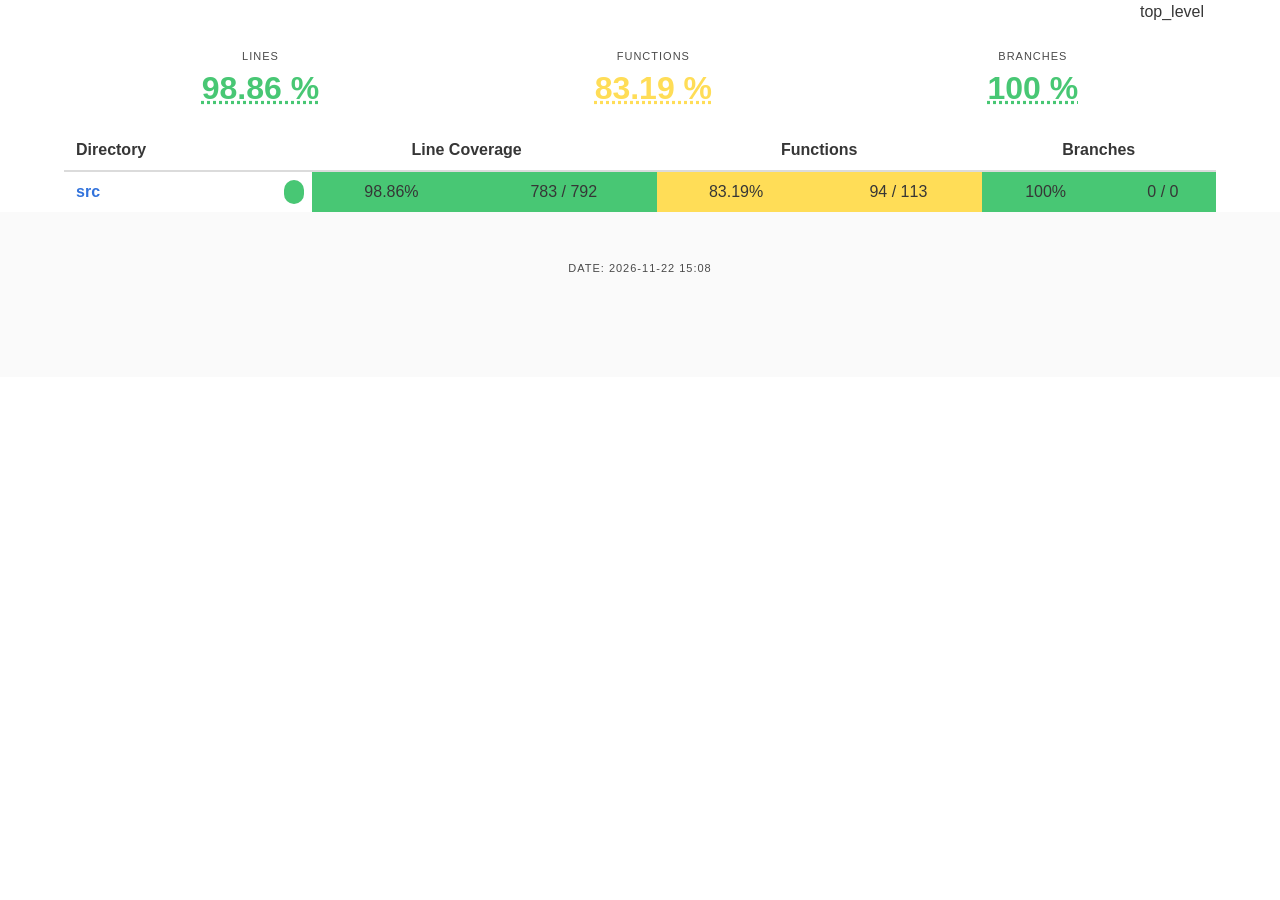
<file: htmlcov/index.html>
<!DOCTYPE html>
<html lang="en-us">
    <head><meta charset="utf-8">
        <meta name="viewport" content="width=device-width, initial-scale=1">
        <title>Grcov report - top_level </title>
        <link rel="stylesheet" href="./bulma.min.css"></head>
    <body>
        <div class="container">
    <nav class="breadcrumb is-right" aria-label="breadcrumbs">
        <ul><li class="is-active"><a href="#">top_level</a></li>
        </ul>
    </nav>
    <nav class="level">
        <div class="level-item has-text-centered">
        <div>
            <p class="heading">Lines</p>
            <p class="title has-text-success">
                <abbr title="783 / 792">98.86 %</abbr></p>
        </div>
    </div>

        <div class="level-item has-text-centered">
        <div>
            <p class="heading">Functions</p>
            <p class="title has-text-warning">
                <abbr title="94 / 113">83.19 %</abbr></p>
        </div>
    </div>

        
	    <div class="level-item has-text-centered">
        <div>
            <p class="heading">Branches</p>
            <p class="title has-text-success">
                <abbr title="0 / 0">100 %</abbr></p>
        </div>
    </div>

	
    </nav>

    <table class="table is-fullwidth">
        <thead>
            <tr>
                <th>Directory</th>
                <th class="has-text-centered" colspan="3">Line Coverage</th>
                <th class="has-text-centered" colspan="2">Functions</th>
                
                    <th class="has-text-centered" colspan="2">Branches</th>
                
            </tr>
        </thead>
        <tbody>
                    
    <tr>
        <th><a href="src&#x2F;index.html">src</a></th>
        <!-- -->
        <td class="p-2">
            <progress
                class="progress is-success is-large"
                value="98.86363636363636"
                max="100">
                98.86%
            </progress>
        </td>
        <td class="has-text-centered has-background-success p-2">
            98.86%
        </td>
        <td class="has-text-centered has-background-success p-2">
            783 / 792
        </td>
        <!-- -->
        <td class="has-text-centered has-background-warning p-2">83.19%</td>
        <td class="has-text-centered has-background-warning p-2">94 / 113 </td>
        <!-- -->
        
            <td class="has-text-centered has-background-success p-2">100%</td>
            <td class="has-text-centered has-background-success p-2">0 / 0</td>
        
    </tr>

                  </tbody>
    </table></div>
        <footer class="footer">
            
                <div class="content has-text-centered">
                    <p class="heading">Date: 2026-11-22 15:08</p>
                </div>
            
        </footer>
    </body>
</html>
</file>
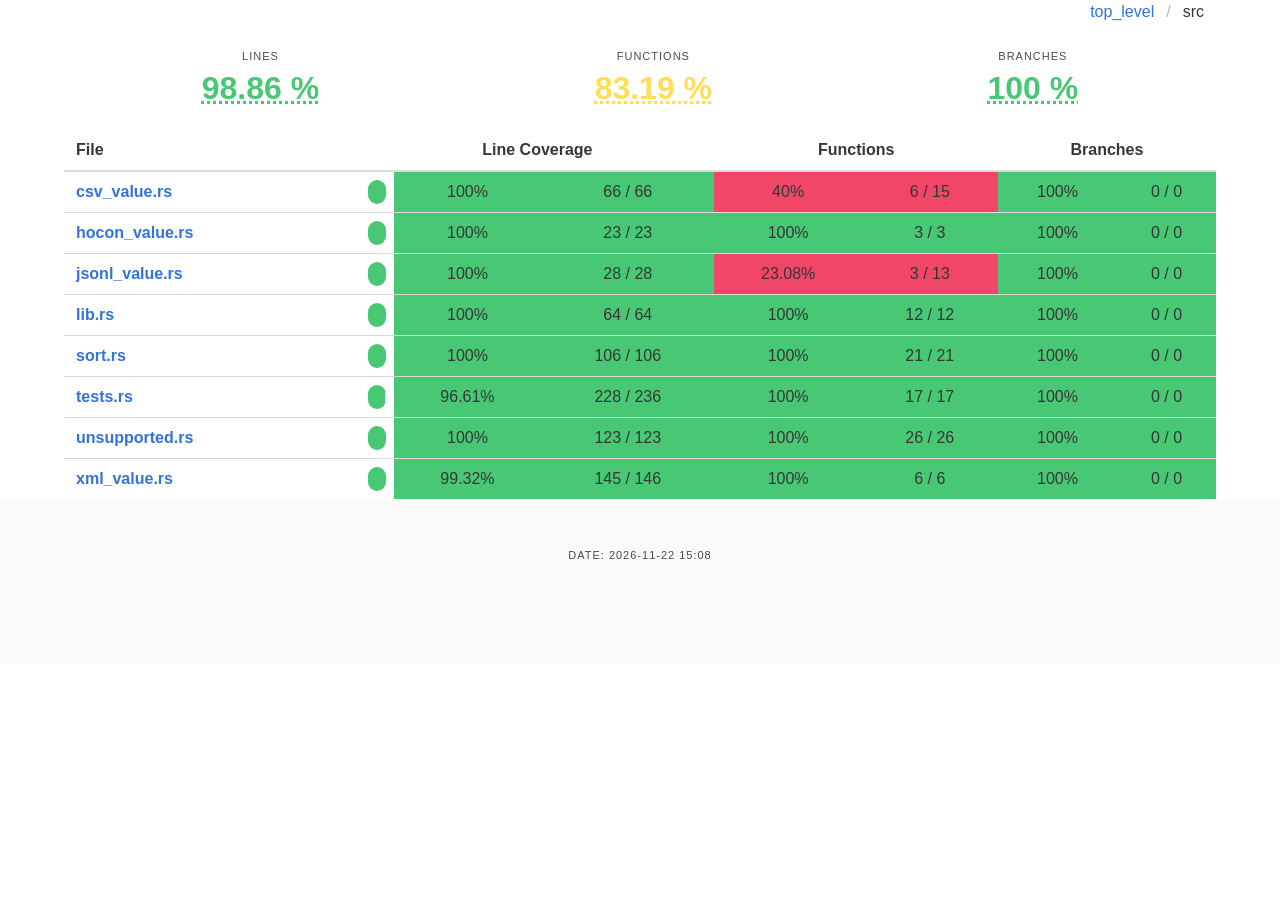
<file: htmlcov/src/index.html>
<!DOCTYPE html>
<html lang="en-us">
    <head><meta charset="utf-8">
        <meta name="viewport" content="width=device-width, initial-scale=1">
        <title>Grcov report - src </title>
        <link rel="stylesheet" href="../bulma.min.css"></head>
    <body>
        <div class="container">
    <nav class="breadcrumb is-right" aria-label="breadcrumbs">
        <ul><li><a href="../index.html">top_level</a></li><li class="is-active"><a href="#">src</a></li>
        </ul>
    </nav>
    <nav class="level">
        <div class="level-item has-text-centered">
        <div>
            <p class="heading">Lines</p>
            <p class="title has-text-success">
                <abbr title="783 / 792">98.86 %</abbr></p>
        </div>
    </div>

        <div class="level-item has-text-centered">
        <div>
            <p class="heading">Functions</p>
            <p class="title has-text-warning">
                <abbr title="94 / 113">83.19 %</abbr></p>
        </div>
    </div>

        
	    <div class="level-item has-text-centered">
        <div>
            <p class="heading">Branches</p>
            <p class="title has-text-success">
                <abbr title="0 / 0">100 %</abbr></p>
        </div>
    </div>

	
    </nav>

    <table class="table is-fullwidth">
        <thead>
            <tr>
                <th>File</th>
                <th class="has-text-centered" colspan="3">Line Coverage</th>
                <th class="has-text-centered" colspan="2">Functions</th>
                
                    <th class="has-text-centered" colspan="2">Branches</th>
                
            </tr>
        </thead>
        <tbody>
                    
    <tr>
        <th><a href="csv_value.rs.html">csv_value.rs</a></th>
        <!-- -->
        <td class="p-2">
            <progress
                class="progress is-success is-large"
                value="100"
                max="100">
                100%
            </progress>
        </td>
        <td class="has-text-centered has-background-success p-2">
            100%
        </td>
        <td class="has-text-centered has-background-success p-2">
            66 / 66
        </td>
        <!-- -->
        <td class="has-text-centered has-background-danger p-2">40%</td>
        <td class="has-text-centered has-background-danger p-2">6 / 15 </td>
        <!-- -->
        
            <td class="has-text-centered has-background-success p-2">100%</td>
            <td class="has-text-centered has-background-success p-2">0 / 0</td>
        
    </tr>

                  
                    
    <tr>
        <th><a href="hocon_value.rs.html">hocon_value.rs</a></th>
        <!-- -->
        <td class="p-2">
            <progress
                class="progress is-success is-large"
                value="100"
                max="100">
                100%
            </progress>
        </td>
        <td class="has-text-centered has-background-success p-2">
            100%
        </td>
        <td class="has-text-centered has-background-success p-2">
            23 / 23
        </td>
        <!-- -->
        <td class="has-text-centered has-background-success p-2">100%</td>
        <td class="has-text-centered has-background-success p-2">3 / 3 </td>
        <!-- -->
        
            <td class="has-text-centered has-background-success p-2">100%</td>
            <td class="has-text-centered has-background-success p-2">0 / 0</td>
        
    </tr>

                  
                    
    <tr>
        <th><a href="jsonl_value.rs.html">jsonl_value.rs</a></th>
        <!-- -->
        <td class="p-2">
            <progress
                class="progress is-success is-large"
                value="100"
                max="100">
                100%
            </progress>
        </td>
        <td class="has-text-centered has-background-success p-2">
            100%
        </td>
        <td class="has-text-centered has-background-success p-2">
            28 / 28
        </td>
        <!-- -->
        <td class="has-text-centered has-background-danger p-2">23.08%</td>
        <td class="has-text-centered has-background-danger p-2">3 / 13 </td>
        <!-- -->
        
            <td class="has-text-centered has-background-success p-2">100%</td>
            <td class="has-text-centered has-background-success p-2">0 / 0</td>
        
    </tr>

                  
                    
    <tr>
        <th><a href="lib.rs.html">lib.rs</a></th>
        <!-- -->
        <td class="p-2">
            <progress
                class="progress is-success is-large"
                value="100"
                max="100">
                100%
            </progress>
        </td>
        <td class="has-text-centered has-background-success p-2">
            100%
        </td>
        <td class="has-text-centered has-background-success p-2">
            64 / 64
        </td>
        <!-- -->
        <td class="has-text-centered has-background-success p-2">100%</td>
        <td class="has-text-centered has-background-success p-2">12 / 12 </td>
        <!-- -->
        
            <td class="has-text-centered has-background-success p-2">100%</td>
            <td class="has-text-centered has-background-success p-2">0 / 0</td>
        
    </tr>

                  
                    
    <tr>
        <th><a href="sort.rs.html">sort.rs</a></th>
        <!-- -->
        <td class="p-2">
            <progress
                class="progress is-success is-large"
                value="100"
                max="100">
                100%
            </progress>
        </td>
        <td class="has-text-centered has-background-success p-2">
            100%
        </td>
        <td class="has-text-centered has-background-success p-2">
            106 / 106
        </td>
        <!-- -->
        <td class="has-text-centered has-background-success p-2">100%</td>
        <td class="has-text-centered has-background-success p-2">21 / 21 </td>
        <!-- -->
        
            <td class="has-text-centered has-background-success p-2">100%</td>
            <td class="has-text-centered has-background-success p-2">0 / 0</td>
        
    </tr>

                  
                    
    <tr>
        <th><a href="tests.rs.html">tests.rs</a></th>
        <!-- -->
        <td class="p-2">
            <progress
                class="progress is-success is-large"
                value="96.61016949152543"
                max="100">
                96.61%
            </progress>
        </td>
        <td class="has-text-centered has-background-success p-2">
            96.61%
        </td>
        <td class="has-text-centered has-background-success p-2">
            228 / 236
        </td>
        <!-- -->
        <td class="has-text-centered has-background-success p-2">100%</td>
        <td class="has-text-centered has-background-success p-2">17 / 17 </td>
        <!-- -->
        
            <td class="has-text-centered has-background-success p-2">100%</td>
            <td class="has-text-centered has-background-success p-2">0 / 0</td>
        
    </tr>

                  
                    
    <tr>
        <th><a href="unsupported.rs.html">unsupported.rs</a></th>
        <!-- -->
        <td class="p-2">
            <progress
                class="progress is-success is-large"
                value="100"
                max="100">
                100%
            </progress>
        </td>
        <td class="has-text-centered has-background-success p-2">
            100%
        </td>
        <td class="has-text-centered has-background-success p-2">
            123 / 123
        </td>
        <!-- -->
        <td class="has-text-centered has-background-success p-2">100%</td>
        <td class="has-text-centered has-background-success p-2">26 / 26 </td>
        <!-- -->
        
            <td class="has-text-centered has-background-success p-2">100%</td>
            <td class="has-text-centered has-background-success p-2">0 / 0</td>
        
    </tr>

                  
                    
    <tr>
        <th><a href="xml_value.rs.html">xml_value.rs</a></th>
        <!-- -->
        <td class="p-2">
            <progress
                class="progress is-success is-large"
                value="99.31506849315068"
                max="100">
                99.32%
            </progress>
        </td>
        <td class="has-text-centered has-background-success p-2">
            99.32%
        </td>
        <td class="has-text-centered has-background-success p-2">
            145 / 146
        </td>
        <!-- -->
        <td class="has-text-centered has-background-success p-2">100%</td>
        <td class="has-text-centered has-background-success p-2">6 / 6 </td>
        <!-- -->
        
            <td class="has-text-centered has-background-success p-2">100%</td>
            <td class="has-text-centered has-background-success p-2">0 / 0</td>
        
    </tr>

                  </tbody>
    </table></div>
        <footer class="footer">
            
                <div class="content has-text-centered">
                    <p class="heading">Date: 2026-11-22 15:08</p>
                </div>
            
        </footer>
    </body>
</html>
</file>
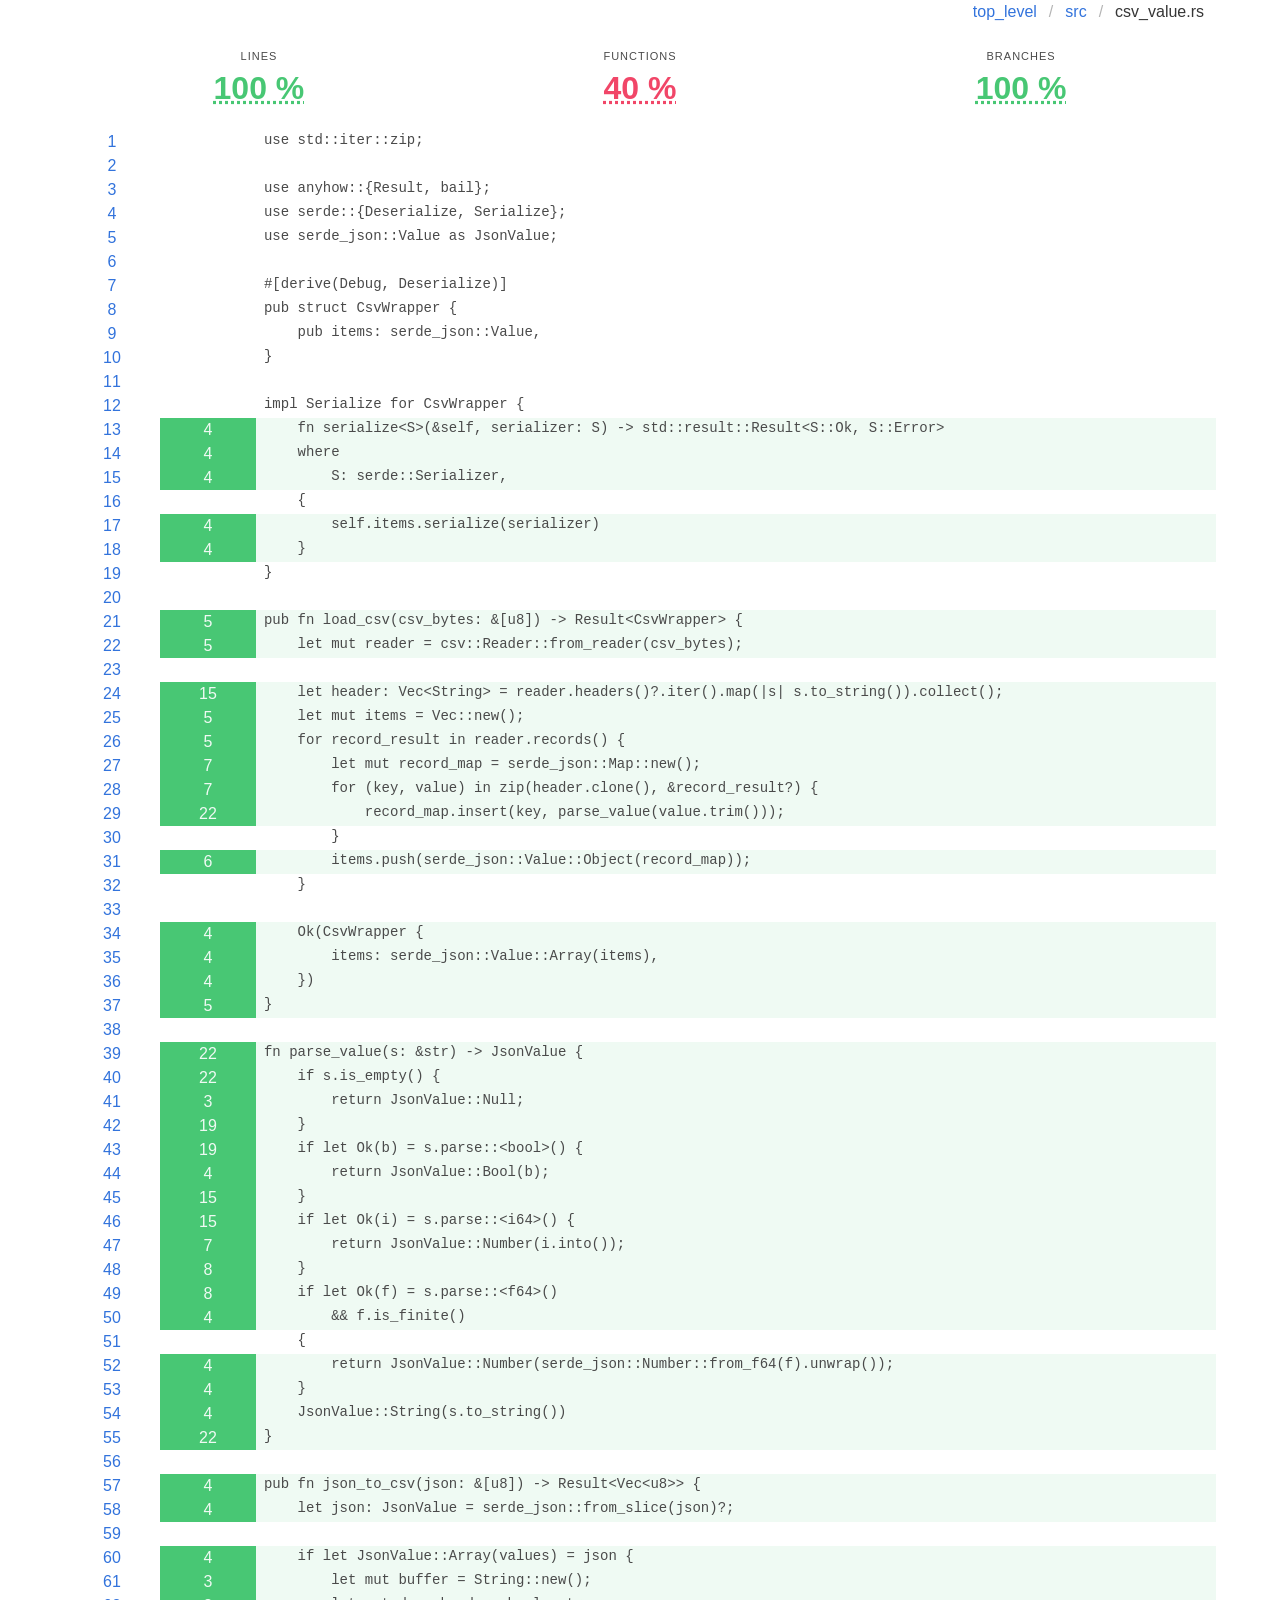
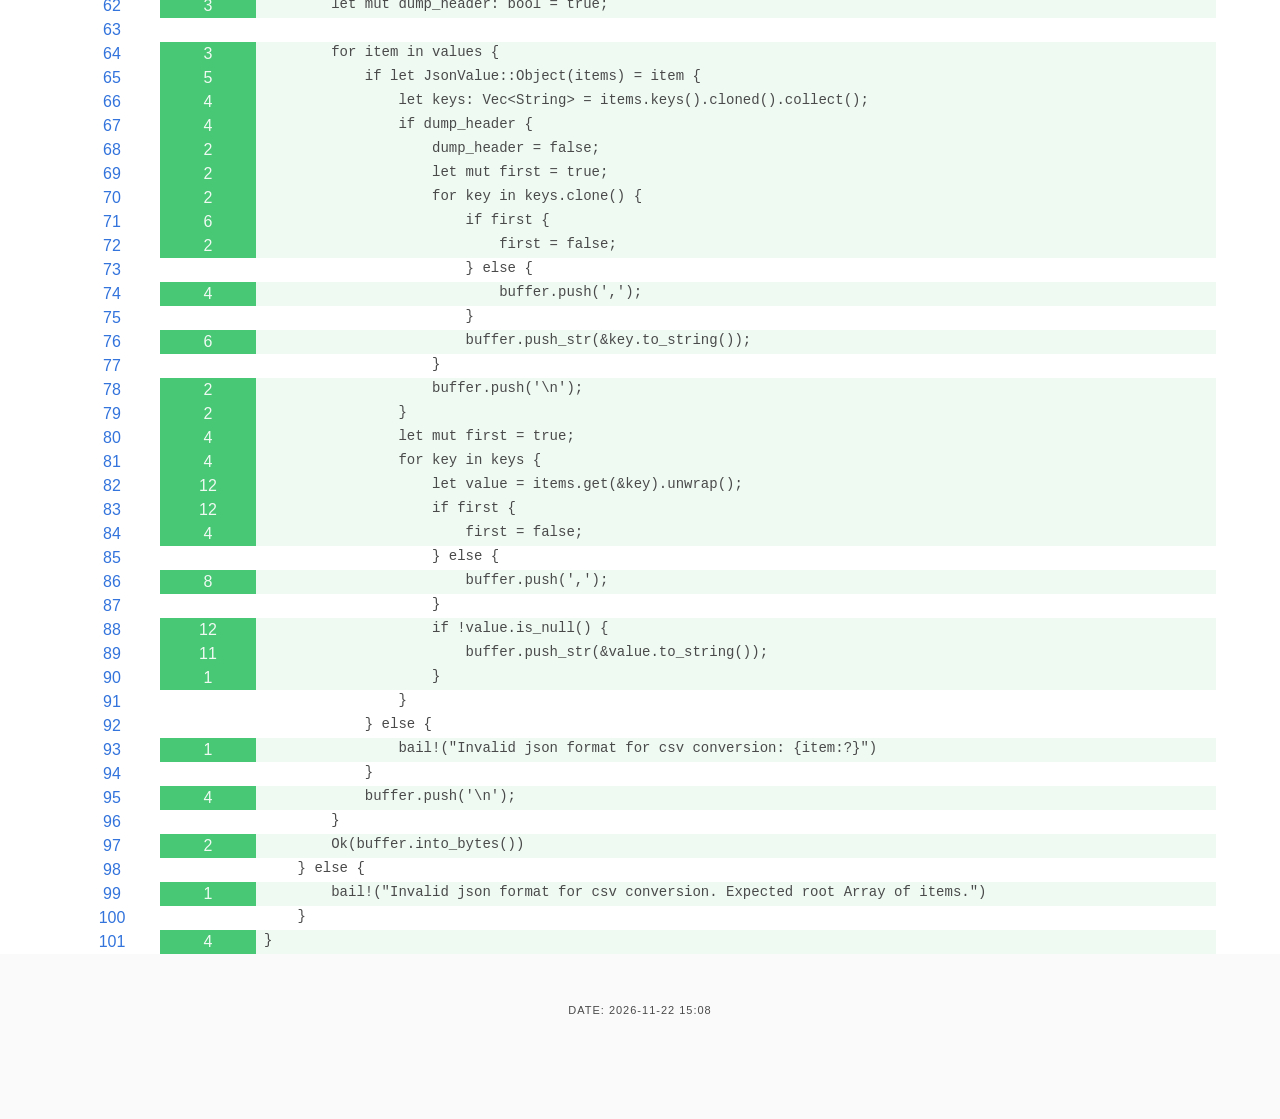
<file: htmlcov/src/csv_value.rs.html>
<!DOCTYPE html>
<html lang="en-us">
    <head><meta charset="utf-8">
        <meta name="viewport" content="width=device-width, initial-scale=1">
        <title>Grcov report - csv_value.rs </title>
        <link rel="stylesheet" href="../bulma.min.css"></head>
    <body>
        <div class="container">
    <nav class="breadcrumb is-right" aria-label="breadcrumbs">
        <ul><li><a href="../index.html">top_level</a></li><li><a href="./index.html">src</a></li><li class="is-active"><a href="#">csv_value.rs</a></li>
        </ul>
    </nav>
    <nav class="level">
        <div class="level-item has-text-centered">
        <div>
            <p class="heading">Lines</p>
            <p class="title has-text-success">
                <abbr title="66 / 66">100 %</abbr></p>
        </div>
    </div>

        <div class="level-item has-text-centered">
        <div>
            <p class="heading">Functions</p>
            <p class="title has-text-danger">
                <abbr title="6 / 15">40 %</abbr></p>
        </div>
    </div>

        
	    <div class="level-item has-text-centered">
        <div>
            <p class="heading">Branches</p>
            <p class="title has-text-success">
                <abbr title="0 / 0">100 %</abbr></p>
        </div>
    </div>

	
    </nav>

    <div role="table" aria-label="Coverage report"><div class="columns p-0 m-0" role="row">
            <div
                class="column is-1 is-narrow p-0 has-text-centered"
                id="1"
                role="cell">
                <a href="#1">1</a>
            </div>
            <div
                class="column is-1 is-narrow p-0 has-text-centered has-text-white has-background-white"
                role="cell" aria-label="no coverage">
                
            </div>
            <div class="column has-background-white p-0"
                 role="cell">
                <pre class="has-background-white py-0 px-2">use std::iter::zip;</pre>
            </div>
        </div><div class="columns p-0 m-0" role="row">
            <div
                class="column is-1 is-narrow p-0 has-text-centered"
                id="2"
                role="cell">
                <a href="#2">2</a>
            </div>
            <div
                class="column is-1 is-narrow p-0 has-text-centered has-text-white has-background-white"
                role="cell" aria-label="no coverage">
                
            </div>
            <div class="column has-background-white p-0"
                 role="cell">
                <pre class="has-background-white py-0 px-2"></pre>
            </div>
        </div><div class="columns p-0 m-0" role="row">
            <div
                class="column is-1 is-narrow p-0 has-text-centered"
                id="3"
                role="cell">
                <a href="#3">3</a>
            </div>
            <div
                class="column is-1 is-narrow p-0 has-text-centered has-text-white has-background-white"
                role="cell" aria-label="no coverage">
                
            </div>
            <div class="column has-background-white p-0"
                 role="cell">
                <pre class="has-background-white py-0 px-2">use anyhow::{Result, bail};</pre>
            </div>
        </div><div class="columns p-0 m-0" role="row">
            <div
                class="column is-1 is-narrow p-0 has-text-centered"
                id="4"
                role="cell">
                <a href="#4">4</a>
            </div>
            <div
                class="column is-1 is-narrow p-0 has-text-centered has-text-white has-background-white"
                role="cell" aria-label="no coverage">
                
            </div>
            <div class="column has-background-white p-0"
                 role="cell">
                <pre class="has-background-white py-0 px-2">use serde::{Deserialize, Serialize};</pre>
            </div>
        </div><div class="columns p-0 m-0" role="row">
            <div
                class="column is-1 is-narrow p-0 has-text-centered"
                id="5"
                role="cell">
                <a href="#5">5</a>
            </div>
            <div
                class="column is-1 is-narrow p-0 has-text-centered has-text-white has-background-white"
                role="cell" aria-label="no coverage">
                
            </div>
            <div class="column has-background-white p-0"
                 role="cell">
                <pre class="has-background-white py-0 px-2">use serde_json::Value as JsonValue;</pre>
            </div>
        </div><div class="columns p-0 m-0" role="row">
            <div
                class="column is-1 is-narrow p-0 has-text-centered"
                id="6"
                role="cell">
                <a href="#6">6</a>
            </div>
            <div
                class="column is-1 is-narrow p-0 has-text-centered has-text-white has-background-white"
                role="cell" aria-label="no coverage">
                
            </div>
            <div class="column has-background-white p-0"
                 role="cell">
                <pre class="has-background-white py-0 px-2"></pre>
            </div>
        </div><div class="columns p-0 m-0" role="row">
            <div
                class="column is-1 is-narrow p-0 has-text-centered"
                id="7"
                role="cell">
                <a href="#7">7</a>
            </div>
            <div
                class="column is-1 is-narrow p-0 has-text-centered has-text-white has-background-white"
                role="cell" aria-label="no coverage">
                
            </div>
            <div class="column has-background-white p-0"
                 role="cell">
                <pre class="has-background-white py-0 px-2">#[derive(Debug, Deserialize)]</pre>
            </div>
        </div><div class="columns p-0 m-0" role="row">
            <div
                class="column is-1 is-narrow p-0 has-text-centered"
                id="8"
                role="cell">
                <a href="#8">8</a>
            </div>
            <div
                class="column is-1 is-narrow p-0 has-text-centered has-text-white has-background-white"
                role="cell" aria-label="no coverage">
                
            </div>
            <div class="column has-background-white p-0"
                 role="cell">
                <pre class="has-background-white py-0 px-2">pub struct CsvWrapper {</pre>
            </div>
        </div><div class="columns p-0 m-0" role="row">
            <div
                class="column is-1 is-narrow p-0 has-text-centered"
                id="9"
                role="cell">
                <a href="#9">9</a>
            </div>
            <div
                class="column is-1 is-narrow p-0 has-text-centered has-text-white has-background-white"
                role="cell" aria-label="no coverage">
                
            </div>
            <div class="column has-background-white p-0"
                 role="cell">
                <pre class="has-background-white py-0 px-2">    pub items: serde_json::Value,</pre>
            </div>
        </div><div class="columns p-0 m-0" role="row">
            <div
                class="column is-1 is-narrow p-0 has-text-centered"
                id="10"
                role="cell">
                <a href="#10">10</a>
            </div>
            <div
                class="column is-1 is-narrow p-0 has-text-centered has-text-white has-background-white"
                role="cell" aria-label="no coverage">
                
            </div>
            <div class="column has-background-white p-0"
                 role="cell">
                <pre class="has-background-white py-0 px-2">}</pre>
            </div>
        </div><div class="columns p-0 m-0" role="row">
            <div
                class="column is-1 is-narrow p-0 has-text-centered"
                id="11"
                role="cell">
                <a href="#11">11</a>
            </div>
            <div
                class="column is-1 is-narrow p-0 has-text-centered has-text-white has-background-white"
                role="cell" aria-label="no coverage">
                
            </div>
            <div class="column has-background-white p-0"
                 role="cell">
                <pre class="has-background-white py-0 px-2"></pre>
            </div>
        </div><div class="columns p-0 m-0" role="row">
            <div
                class="column is-1 is-narrow p-0 has-text-centered"
                id="12"
                role="cell">
                <a href="#12">12</a>
            </div>
            <div
                class="column is-1 is-narrow p-0 has-text-centered has-text-white has-background-white"
                role="cell" aria-label="no coverage">
                
            </div>
            <div class="column has-background-white p-0"
                 role="cell">
                <pre class="has-background-white py-0 px-2">impl Serialize for CsvWrapper {</pre>
            </div>
        </div><div class="columns p-0 m-0" role="row">
            <div
                class="column is-1 is-narrow p-0 has-text-centered"
                id="13"
                role="cell">
                <a href="#13">13</a>
            </div>
            <div
                class="column is-1 is-narrow p-0 has-text-centered has-text-success-light has-background-success"
                role="cell" aria-label="4">
                4
            </div>
            <div class="column has-background-success-light p-0"
                 role="cell">
                <pre class="has-background-success-light py-0 px-2">    fn serialize&lt;S&gt;(&amp;self, serializer: S) -&gt; std::result::Result&lt;S::Ok, S::Error&gt;</pre>
            </div>
        </div><div class="columns p-0 m-0" role="row">
            <div
                class="column is-1 is-narrow p-0 has-text-centered"
                id="14"
                role="cell">
                <a href="#14">14</a>
            </div>
            <div
                class="column is-1 is-narrow p-0 has-text-centered has-text-success-light has-background-success"
                role="cell" aria-label="4">
                4
            </div>
            <div class="column has-background-success-light p-0"
                 role="cell">
                <pre class="has-background-success-light py-0 px-2">    where</pre>
            </div>
        </div><div class="columns p-0 m-0" role="row">
            <div
                class="column is-1 is-narrow p-0 has-text-centered"
                id="15"
                role="cell">
                <a href="#15">15</a>
            </div>
            <div
                class="column is-1 is-narrow p-0 has-text-centered has-text-success-light has-background-success"
                role="cell" aria-label="4">
                4
            </div>
            <div class="column has-background-success-light p-0"
                 role="cell">
                <pre class="has-background-success-light py-0 px-2">        S: serde::Serializer,</pre>
            </div>
        </div><div class="columns p-0 m-0" role="row">
            <div
                class="column is-1 is-narrow p-0 has-text-centered"
                id="16"
                role="cell">
                <a href="#16">16</a>
            </div>
            <div
                class="column is-1 is-narrow p-0 has-text-centered has-text-white has-background-white"
                role="cell" aria-label="no coverage">
                
            </div>
            <div class="column has-background-white p-0"
                 role="cell">
                <pre class="has-background-white py-0 px-2">    {</pre>
            </div>
        </div><div class="columns p-0 m-0" role="row">
            <div
                class="column is-1 is-narrow p-0 has-text-centered"
                id="17"
                role="cell">
                <a href="#17">17</a>
            </div>
            <div
                class="column is-1 is-narrow p-0 has-text-centered has-text-success-light has-background-success"
                role="cell" aria-label="4">
                4
            </div>
            <div class="column has-background-success-light p-0"
                 role="cell">
                <pre class="has-background-success-light py-0 px-2">        self.items.serialize(serializer)</pre>
            </div>
        </div><div class="columns p-0 m-0" role="row">
            <div
                class="column is-1 is-narrow p-0 has-text-centered"
                id="18"
                role="cell">
                <a href="#18">18</a>
            </div>
            <div
                class="column is-1 is-narrow p-0 has-text-centered has-text-success-light has-background-success"
                role="cell" aria-label="4">
                4
            </div>
            <div class="column has-background-success-light p-0"
                 role="cell">
                <pre class="has-background-success-light py-0 px-2">    }</pre>
            </div>
        </div><div class="columns p-0 m-0" role="row">
            <div
                class="column is-1 is-narrow p-0 has-text-centered"
                id="19"
                role="cell">
                <a href="#19">19</a>
            </div>
            <div
                class="column is-1 is-narrow p-0 has-text-centered has-text-white has-background-white"
                role="cell" aria-label="no coverage">
                
            </div>
            <div class="column has-background-white p-0"
                 role="cell">
                <pre class="has-background-white py-0 px-2">}</pre>
            </div>
        </div><div class="columns p-0 m-0" role="row">
            <div
                class="column is-1 is-narrow p-0 has-text-centered"
                id="20"
                role="cell">
                <a href="#20">20</a>
            </div>
            <div
                class="column is-1 is-narrow p-0 has-text-centered has-text-white has-background-white"
                role="cell" aria-label="no coverage">
                
            </div>
            <div class="column has-background-white p-0"
                 role="cell">
                <pre class="has-background-white py-0 px-2"></pre>
            </div>
        </div><div class="columns p-0 m-0" role="row">
            <div
                class="column is-1 is-narrow p-0 has-text-centered"
                id="21"
                role="cell">
                <a href="#21">21</a>
            </div>
            <div
                class="column is-1 is-narrow p-0 has-text-centered has-text-success-light has-background-success"
                role="cell" aria-label="5">
                5
            </div>
            <div class="column has-background-success-light p-0"
                 role="cell">
                <pre class="has-background-success-light py-0 px-2">pub fn load_csv(csv_bytes: &amp;[u8]) -&gt; Result&lt;CsvWrapper&gt; {</pre>
            </div>
        </div><div class="columns p-0 m-0" role="row">
            <div
                class="column is-1 is-narrow p-0 has-text-centered"
                id="22"
                role="cell">
                <a href="#22">22</a>
            </div>
            <div
                class="column is-1 is-narrow p-0 has-text-centered has-text-success-light has-background-success"
                role="cell" aria-label="5">
                5
            </div>
            <div class="column has-background-success-light p-0"
                 role="cell">
                <pre class="has-background-success-light py-0 px-2">    let mut reader = csv::Reader::from_reader(csv_bytes);</pre>
            </div>
        </div><div class="columns p-0 m-0" role="row">
            <div
                class="column is-1 is-narrow p-0 has-text-centered"
                id="23"
                role="cell">
                <a href="#23">23</a>
            </div>
            <div
                class="column is-1 is-narrow p-0 has-text-centered has-text-white has-background-white"
                role="cell" aria-label="no coverage">
                
            </div>
            <div class="column has-background-white p-0"
                 role="cell">
                <pre class="has-background-white py-0 px-2"></pre>
            </div>
        </div><div class="columns p-0 m-0" role="row">
            <div
                class="column is-1 is-narrow p-0 has-text-centered"
                id="24"
                role="cell">
                <a href="#24">24</a>
            </div>
            <div
                class="column is-1 is-narrow p-0 has-text-centered has-text-success-light has-background-success"
                role="cell" aria-label="15">
                15
            </div>
            <div class="column has-background-success-light p-0"
                 role="cell">
                <pre class="has-background-success-light py-0 px-2">    let header: Vec&lt;String&gt; = reader.headers()?.iter().map(|s| s.to_string()).collect();</pre>
            </div>
        </div><div class="columns p-0 m-0" role="row">
            <div
                class="column is-1 is-narrow p-0 has-text-centered"
                id="25"
                role="cell">
                <a href="#25">25</a>
            </div>
            <div
                class="column is-1 is-narrow p-0 has-text-centered has-text-success-light has-background-success"
                role="cell" aria-label="5">
                5
            </div>
            <div class="column has-background-success-light p-0"
                 role="cell">
                <pre class="has-background-success-light py-0 px-2">    let mut items = Vec::new();</pre>
            </div>
        </div><div class="columns p-0 m-0" role="row">
            <div
                class="column is-1 is-narrow p-0 has-text-centered"
                id="26"
                role="cell">
                <a href="#26">26</a>
            </div>
            <div
                class="column is-1 is-narrow p-0 has-text-centered has-text-success-light has-background-success"
                role="cell" aria-label="5">
                5
            </div>
            <div class="column has-background-success-light p-0"
                 role="cell">
                <pre class="has-background-success-light py-0 px-2">    for record_result in reader.records() {</pre>
            </div>
        </div><div class="columns p-0 m-0" role="row">
            <div
                class="column is-1 is-narrow p-0 has-text-centered"
                id="27"
                role="cell">
                <a href="#27">27</a>
            </div>
            <div
                class="column is-1 is-narrow p-0 has-text-centered has-text-success-light has-background-success"
                role="cell" aria-label="7">
                7
            </div>
            <div class="column has-background-success-light p-0"
                 role="cell">
                <pre class="has-background-success-light py-0 px-2">        let mut record_map = serde_json::Map::new();</pre>
            </div>
        </div><div class="columns p-0 m-0" role="row">
            <div
                class="column is-1 is-narrow p-0 has-text-centered"
                id="28"
                role="cell">
                <a href="#28">28</a>
            </div>
            <div
                class="column is-1 is-narrow p-0 has-text-centered has-text-success-light has-background-success"
                role="cell" aria-label="7">
                7
            </div>
            <div class="column has-background-success-light p-0"
                 role="cell">
                <pre class="has-background-success-light py-0 px-2">        for (key, value) in zip(header.clone(), &amp;record_result?) {</pre>
            </div>
        </div><div class="columns p-0 m-0" role="row">
            <div
                class="column is-1 is-narrow p-0 has-text-centered"
                id="29"
                role="cell">
                <a href="#29">29</a>
            </div>
            <div
                class="column is-1 is-narrow p-0 has-text-centered has-text-success-light has-background-success"
                role="cell" aria-label="22">
                22
            </div>
            <div class="column has-background-success-light p-0"
                 role="cell">
                <pre class="has-background-success-light py-0 px-2">            record_map.insert(key, parse_value(value.trim()));</pre>
            </div>
        </div><div class="columns p-0 m-0" role="row">
            <div
                class="column is-1 is-narrow p-0 has-text-centered"
                id="30"
                role="cell">
                <a href="#30">30</a>
            </div>
            <div
                class="column is-1 is-narrow p-0 has-text-centered has-text-white has-background-white"
                role="cell" aria-label="no coverage">
                
            </div>
            <div class="column has-background-white p-0"
                 role="cell">
                <pre class="has-background-white py-0 px-2">        }</pre>
            </div>
        </div><div class="columns p-0 m-0" role="row">
            <div
                class="column is-1 is-narrow p-0 has-text-centered"
                id="31"
                role="cell">
                <a href="#31">31</a>
            </div>
            <div
                class="column is-1 is-narrow p-0 has-text-centered has-text-success-light has-background-success"
                role="cell" aria-label="6">
                6
            </div>
            <div class="column has-background-success-light p-0"
                 role="cell">
                <pre class="has-background-success-light py-0 px-2">        items.push(serde_json::Value::Object(record_map));</pre>
            </div>
        </div><div class="columns p-0 m-0" role="row">
            <div
                class="column is-1 is-narrow p-0 has-text-centered"
                id="32"
                role="cell">
                <a href="#32">32</a>
            </div>
            <div
                class="column is-1 is-narrow p-0 has-text-centered has-text-white has-background-white"
                role="cell" aria-label="no coverage">
                
            </div>
            <div class="column has-background-white p-0"
                 role="cell">
                <pre class="has-background-white py-0 px-2">    }</pre>
            </div>
        </div><div class="columns p-0 m-0" role="row">
            <div
                class="column is-1 is-narrow p-0 has-text-centered"
                id="33"
                role="cell">
                <a href="#33">33</a>
            </div>
            <div
                class="column is-1 is-narrow p-0 has-text-centered has-text-white has-background-white"
                role="cell" aria-label="no coverage">
                
            </div>
            <div class="column has-background-white p-0"
                 role="cell">
                <pre class="has-background-white py-0 px-2"></pre>
            </div>
        </div><div class="columns p-0 m-0" role="row">
            <div
                class="column is-1 is-narrow p-0 has-text-centered"
                id="34"
                role="cell">
                <a href="#34">34</a>
            </div>
            <div
                class="column is-1 is-narrow p-0 has-text-centered has-text-success-light has-background-success"
                role="cell" aria-label="4">
                4
            </div>
            <div class="column has-background-success-light p-0"
                 role="cell">
                <pre class="has-background-success-light py-0 px-2">    Ok(CsvWrapper {</pre>
            </div>
        </div><div class="columns p-0 m-0" role="row">
            <div
                class="column is-1 is-narrow p-0 has-text-centered"
                id="35"
                role="cell">
                <a href="#35">35</a>
            </div>
            <div
                class="column is-1 is-narrow p-0 has-text-centered has-text-success-light has-background-success"
                role="cell" aria-label="4">
                4
            </div>
            <div class="column has-background-success-light p-0"
                 role="cell">
                <pre class="has-background-success-light py-0 px-2">        items: serde_json::Value::Array(items),</pre>
            </div>
        </div><div class="columns p-0 m-0" role="row">
            <div
                class="column is-1 is-narrow p-0 has-text-centered"
                id="36"
                role="cell">
                <a href="#36">36</a>
            </div>
            <div
                class="column is-1 is-narrow p-0 has-text-centered has-text-success-light has-background-success"
                role="cell" aria-label="4">
                4
            </div>
            <div class="column has-background-success-light p-0"
                 role="cell">
                <pre class="has-background-success-light py-0 px-2">    })</pre>
            </div>
        </div><div class="columns p-0 m-0" role="row">
            <div
                class="column is-1 is-narrow p-0 has-text-centered"
                id="37"
                role="cell">
                <a href="#37">37</a>
            </div>
            <div
                class="column is-1 is-narrow p-0 has-text-centered has-text-success-light has-background-success"
                role="cell" aria-label="5">
                5
            </div>
            <div class="column has-background-success-light p-0"
                 role="cell">
                <pre class="has-background-success-light py-0 px-2">}</pre>
            </div>
        </div><div class="columns p-0 m-0" role="row">
            <div
                class="column is-1 is-narrow p-0 has-text-centered"
                id="38"
                role="cell">
                <a href="#38">38</a>
            </div>
            <div
                class="column is-1 is-narrow p-0 has-text-centered has-text-white has-background-white"
                role="cell" aria-label="no coverage">
                
            </div>
            <div class="column has-background-white p-0"
                 role="cell">
                <pre class="has-background-white py-0 px-2"></pre>
            </div>
        </div><div class="columns p-0 m-0" role="row">
            <div
                class="column is-1 is-narrow p-0 has-text-centered"
                id="39"
                role="cell">
                <a href="#39">39</a>
            </div>
            <div
                class="column is-1 is-narrow p-0 has-text-centered has-text-success-light has-background-success"
                role="cell" aria-label="22">
                22
            </div>
            <div class="column has-background-success-light p-0"
                 role="cell">
                <pre class="has-background-success-light py-0 px-2">fn parse_value(s: &amp;str) -&gt; JsonValue {</pre>
            </div>
        </div><div class="columns p-0 m-0" role="row">
            <div
                class="column is-1 is-narrow p-0 has-text-centered"
                id="40"
                role="cell">
                <a href="#40">40</a>
            </div>
            <div
                class="column is-1 is-narrow p-0 has-text-centered has-text-success-light has-background-success"
                role="cell" aria-label="22">
                22
            </div>
            <div class="column has-background-success-light p-0"
                 role="cell">
                <pre class="has-background-success-light py-0 px-2">    if s.is_empty() {</pre>
            </div>
        </div><div class="columns p-0 m-0" role="row">
            <div
                class="column is-1 is-narrow p-0 has-text-centered"
                id="41"
                role="cell">
                <a href="#41">41</a>
            </div>
            <div
                class="column is-1 is-narrow p-0 has-text-centered has-text-success-light has-background-success"
                role="cell" aria-label="3">
                3
            </div>
            <div class="column has-background-success-light p-0"
                 role="cell">
                <pre class="has-background-success-light py-0 px-2">        return JsonValue::Null;</pre>
            </div>
        </div><div class="columns p-0 m-0" role="row">
            <div
                class="column is-1 is-narrow p-0 has-text-centered"
                id="42"
                role="cell">
                <a href="#42">42</a>
            </div>
            <div
                class="column is-1 is-narrow p-0 has-text-centered has-text-success-light has-background-success"
                role="cell" aria-label="19">
                19
            </div>
            <div class="column has-background-success-light p-0"
                 role="cell">
                <pre class="has-background-success-light py-0 px-2">    }</pre>
            </div>
        </div><div class="columns p-0 m-0" role="row">
            <div
                class="column is-1 is-narrow p-0 has-text-centered"
                id="43"
                role="cell">
                <a href="#43">43</a>
            </div>
            <div
                class="column is-1 is-narrow p-0 has-text-centered has-text-success-light has-background-success"
                role="cell" aria-label="19">
                19
            </div>
            <div class="column has-background-success-light p-0"
                 role="cell">
                <pre class="has-background-success-light py-0 px-2">    if let Ok(b) = s.parse::&lt;bool&gt;() {</pre>
            </div>
        </div><div class="columns p-0 m-0" role="row">
            <div
                class="column is-1 is-narrow p-0 has-text-centered"
                id="44"
                role="cell">
                <a href="#44">44</a>
            </div>
            <div
                class="column is-1 is-narrow p-0 has-text-centered has-text-success-light has-background-success"
                role="cell" aria-label="4">
                4
            </div>
            <div class="column has-background-success-light p-0"
                 role="cell">
                <pre class="has-background-success-light py-0 px-2">        return JsonValue::Bool(b);</pre>
            </div>
        </div><div class="columns p-0 m-0" role="row">
            <div
                class="column is-1 is-narrow p-0 has-text-centered"
                id="45"
                role="cell">
                <a href="#45">45</a>
            </div>
            <div
                class="column is-1 is-narrow p-0 has-text-centered has-text-success-light has-background-success"
                role="cell" aria-label="15">
                15
            </div>
            <div class="column has-background-success-light p-0"
                 role="cell">
                <pre class="has-background-success-light py-0 px-2">    }</pre>
            </div>
        </div><div class="columns p-0 m-0" role="row">
            <div
                class="column is-1 is-narrow p-0 has-text-centered"
                id="46"
                role="cell">
                <a href="#46">46</a>
            </div>
            <div
                class="column is-1 is-narrow p-0 has-text-centered has-text-success-light has-background-success"
                role="cell" aria-label="15">
                15
            </div>
            <div class="column has-background-success-light p-0"
                 role="cell">
                <pre class="has-background-success-light py-0 px-2">    if let Ok(i) = s.parse::&lt;i64&gt;() {</pre>
            </div>
        </div><div class="columns p-0 m-0" role="row">
            <div
                class="column is-1 is-narrow p-0 has-text-centered"
                id="47"
                role="cell">
                <a href="#47">47</a>
            </div>
            <div
                class="column is-1 is-narrow p-0 has-text-centered has-text-success-light has-background-success"
                role="cell" aria-label="7">
                7
            </div>
            <div class="column has-background-success-light p-0"
                 role="cell">
                <pre class="has-background-success-light py-0 px-2">        return JsonValue::Number(i.into());</pre>
            </div>
        </div><div class="columns p-0 m-0" role="row">
            <div
                class="column is-1 is-narrow p-0 has-text-centered"
                id="48"
                role="cell">
                <a href="#48">48</a>
            </div>
            <div
                class="column is-1 is-narrow p-0 has-text-centered has-text-success-light has-background-success"
                role="cell" aria-label="8">
                8
            </div>
            <div class="column has-background-success-light p-0"
                 role="cell">
                <pre class="has-background-success-light py-0 px-2">    }</pre>
            </div>
        </div><div class="columns p-0 m-0" role="row">
            <div
                class="column is-1 is-narrow p-0 has-text-centered"
                id="49"
                role="cell">
                <a href="#49">49</a>
            </div>
            <div
                class="column is-1 is-narrow p-0 has-text-centered has-text-success-light has-background-success"
                role="cell" aria-label="8">
                8
            </div>
            <div class="column has-background-success-light p-0"
                 role="cell">
                <pre class="has-background-success-light py-0 px-2">    if let Ok(f) = s.parse::&lt;f64&gt;()</pre>
            </div>
        </div><div class="columns p-0 m-0" role="row">
            <div
                class="column is-1 is-narrow p-0 has-text-centered"
                id="50"
                role="cell">
                <a href="#50">50</a>
            </div>
            <div
                class="column is-1 is-narrow p-0 has-text-centered has-text-success-light has-background-success"
                role="cell" aria-label="4">
                4
            </div>
            <div class="column has-background-success-light p-0"
                 role="cell">
                <pre class="has-background-success-light py-0 px-2">        &amp;&amp; f.is_finite()</pre>
            </div>
        </div><div class="columns p-0 m-0" role="row">
            <div
                class="column is-1 is-narrow p-0 has-text-centered"
                id="51"
                role="cell">
                <a href="#51">51</a>
            </div>
            <div
                class="column is-1 is-narrow p-0 has-text-centered has-text-white has-background-white"
                role="cell" aria-label="no coverage">
                
            </div>
            <div class="column has-background-white p-0"
                 role="cell">
                <pre class="has-background-white py-0 px-2">    {</pre>
            </div>
        </div><div class="columns p-0 m-0" role="row">
            <div
                class="column is-1 is-narrow p-0 has-text-centered"
                id="52"
                role="cell">
                <a href="#52">52</a>
            </div>
            <div
                class="column is-1 is-narrow p-0 has-text-centered has-text-success-light has-background-success"
                role="cell" aria-label="4">
                4
            </div>
            <div class="column has-background-success-light p-0"
                 role="cell">
                <pre class="has-background-success-light py-0 px-2">        return JsonValue::Number(serde_json::Number::from_f64(f).unwrap());</pre>
            </div>
        </div><div class="columns p-0 m-0" role="row">
            <div
                class="column is-1 is-narrow p-0 has-text-centered"
                id="53"
                role="cell">
                <a href="#53">53</a>
            </div>
            <div
                class="column is-1 is-narrow p-0 has-text-centered has-text-success-light has-background-success"
                role="cell" aria-label="4">
                4
            </div>
            <div class="column has-background-success-light p-0"
                 role="cell">
                <pre class="has-background-success-light py-0 px-2">    }</pre>
            </div>
        </div><div class="columns p-0 m-0" role="row">
            <div
                class="column is-1 is-narrow p-0 has-text-centered"
                id="54"
                role="cell">
                <a href="#54">54</a>
            </div>
            <div
                class="column is-1 is-narrow p-0 has-text-centered has-text-success-light has-background-success"
                role="cell" aria-label="4">
                4
            </div>
            <div class="column has-background-success-light p-0"
                 role="cell">
                <pre class="has-background-success-light py-0 px-2">    JsonValue::String(s.to_string())</pre>
            </div>
        </div><div class="columns p-0 m-0" role="row">
            <div
                class="column is-1 is-narrow p-0 has-text-centered"
                id="55"
                role="cell">
                <a href="#55">55</a>
            </div>
            <div
                class="column is-1 is-narrow p-0 has-text-centered has-text-success-light has-background-success"
                role="cell" aria-label="22">
                22
            </div>
            <div class="column has-background-success-light p-0"
                 role="cell">
                <pre class="has-background-success-light py-0 px-2">}</pre>
            </div>
        </div><div class="columns p-0 m-0" role="row">
            <div
                class="column is-1 is-narrow p-0 has-text-centered"
                id="56"
                role="cell">
                <a href="#56">56</a>
            </div>
            <div
                class="column is-1 is-narrow p-0 has-text-centered has-text-white has-background-white"
                role="cell" aria-label="no coverage">
                
            </div>
            <div class="column has-background-white p-0"
                 role="cell">
                <pre class="has-background-white py-0 px-2"></pre>
            </div>
        </div><div class="columns p-0 m-0" role="row">
            <div
                class="column is-1 is-narrow p-0 has-text-centered"
                id="57"
                role="cell">
                <a href="#57">57</a>
            </div>
            <div
                class="column is-1 is-narrow p-0 has-text-centered has-text-success-light has-background-success"
                role="cell" aria-label="4">
                4
            </div>
            <div class="column has-background-success-light p-0"
                 role="cell">
                <pre class="has-background-success-light py-0 px-2">pub fn json_to_csv(json: &amp;[u8]) -&gt; Result&lt;Vec&lt;u8&gt;&gt; {</pre>
            </div>
        </div><div class="columns p-0 m-0" role="row">
            <div
                class="column is-1 is-narrow p-0 has-text-centered"
                id="58"
                role="cell">
                <a href="#58">58</a>
            </div>
            <div
                class="column is-1 is-narrow p-0 has-text-centered has-text-success-light has-background-success"
                role="cell" aria-label="4">
                4
            </div>
            <div class="column has-background-success-light p-0"
                 role="cell">
                <pre class="has-background-success-light py-0 px-2">    let json: JsonValue = serde_json::from_slice(json)?;</pre>
            </div>
        </div><div class="columns p-0 m-0" role="row">
            <div
                class="column is-1 is-narrow p-0 has-text-centered"
                id="59"
                role="cell">
                <a href="#59">59</a>
            </div>
            <div
                class="column is-1 is-narrow p-0 has-text-centered has-text-white has-background-white"
                role="cell" aria-label="no coverage">
                
            </div>
            <div class="column has-background-white p-0"
                 role="cell">
                <pre class="has-background-white py-0 px-2"></pre>
            </div>
        </div><div class="columns p-0 m-0" role="row">
            <div
                class="column is-1 is-narrow p-0 has-text-centered"
                id="60"
                role="cell">
                <a href="#60">60</a>
            </div>
            <div
                class="column is-1 is-narrow p-0 has-text-centered has-text-success-light has-background-success"
                role="cell" aria-label="4">
                4
            </div>
            <div class="column has-background-success-light p-0"
                 role="cell">
                <pre class="has-background-success-light py-0 px-2">    if let JsonValue::Array(values) = json {</pre>
            </div>
        </div><div class="columns p-0 m-0" role="row">
            <div
                class="column is-1 is-narrow p-0 has-text-centered"
                id="61"
                role="cell">
                <a href="#61">61</a>
            </div>
            <div
                class="column is-1 is-narrow p-0 has-text-centered has-text-success-light has-background-success"
                role="cell" aria-label="3">
                3
            </div>
            <div class="column has-background-success-light p-0"
                 role="cell">
                <pre class="has-background-success-light py-0 px-2">        let mut buffer = String::new();</pre>
            </div>
        </div><div class="columns p-0 m-0" role="row">
            <div
                class="column is-1 is-narrow p-0 has-text-centered"
                id="62"
                role="cell">
                <a href="#62">62</a>
            </div>
            <div
                class="column is-1 is-narrow p-0 has-text-centered has-text-success-light has-background-success"
                role="cell" aria-label="3">
                3
            </div>
            <div class="column has-background-success-light p-0"
                 role="cell">
                <pre class="has-background-success-light py-0 px-2">        let mut dump_header: bool = true;</pre>
            </div>
        </div><div class="columns p-0 m-0" role="row">
            <div
                class="column is-1 is-narrow p-0 has-text-centered"
                id="63"
                role="cell">
                <a href="#63">63</a>
            </div>
            <div
                class="column is-1 is-narrow p-0 has-text-centered has-text-white has-background-white"
                role="cell" aria-label="no coverage">
                
            </div>
            <div class="column has-background-white p-0"
                 role="cell">
                <pre class="has-background-white py-0 px-2"></pre>
            </div>
        </div><div class="columns p-0 m-0" role="row">
            <div
                class="column is-1 is-narrow p-0 has-text-centered"
                id="64"
                role="cell">
                <a href="#64">64</a>
            </div>
            <div
                class="column is-1 is-narrow p-0 has-text-centered has-text-success-light has-background-success"
                role="cell" aria-label="3">
                3
            </div>
            <div class="column has-background-success-light p-0"
                 role="cell">
                <pre class="has-background-success-light py-0 px-2">        for item in values {</pre>
            </div>
        </div><div class="columns p-0 m-0" role="row">
            <div
                class="column is-1 is-narrow p-0 has-text-centered"
                id="65"
                role="cell">
                <a href="#65">65</a>
            </div>
            <div
                class="column is-1 is-narrow p-0 has-text-centered has-text-success-light has-background-success"
                role="cell" aria-label="5">
                5
            </div>
            <div class="column has-background-success-light p-0"
                 role="cell">
                <pre class="has-background-success-light py-0 px-2">            if let JsonValue::Object(items) = item {</pre>
            </div>
        </div><div class="columns p-0 m-0" role="row">
            <div
                class="column is-1 is-narrow p-0 has-text-centered"
                id="66"
                role="cell">
                <a href="#66">66</a>
            </div>
            <div
                class="column is-1 is-narrow p-0 has-text-centered has-text-success-light has-background-success"
                role="cell" aria-label="4">
                4
            </div>
            <div class="column has-background-success-light p-0"
                 role="cell">
                <pre class="has-background-success-light py-0 px-2">                let keys: Vec&lt;String&gt; = items.keys().cloned().collect();</pre>
            </div>
        </div><div class="columns p-0 m-0" role="row">
            <div
                class="column is-1 is-narrow p-0 has-text-centered"
                id="67"
                role="cell">
                <a href="#67">67</a>
            </div>
            <div
                class="column is-1 is-narrow p-0 has-text-centered has-text-success-light has-background-success"
                role="cell" aria-label="4">
                4
            </div>
            <div class="column has-background-success-light p-0"
                 role="cell">
                <pre class="has-background-success-light py-0 px-2">                if dump_header {</pre>
            </div>
        </div><div class="columns p-0 m-0" role="row">
            <div
                class="column is-1 is-narrow p-0 has-text-centered"
                id="68"
                role="cell">
                <a href="#68">68</a>
            </div>
            <div
                class="column is-1 is-narrow p-0 has-text-centered has-text-success-light has-background-success"
                role="cell" aria-label="2">
                2
            </div>
            <div class="column has-background-success-light p-0"
                 role="cell">
                <pre class="has-background-success-light py-0 px-2">                    dump_header = false;</pre>
            </div>
        </div><div class="columns p-0 m-0" role="row">
            <div
                class="column is-1 is-narrow p-0 has-text-centered"
                id="69"
                role="cell">
                <a href="#69">69</a>
            </div>
            <div
                class="column is-1 is-narrow p-0 has-text-centered has-text-success-light has-background-success"
                role="cell" aria-label="2">
                2
            </div>
            <div class="column has-background-success-light p-0"
                 role="cell">
                <pre class="has-background-success-light py-0 px-2">                    let mut first = true;</pre>
            </div>
        </div><div class="columns p-0 m-0" role="row">
            <div
                class="column is-1 is-narrow p-0 has-text-centered"
                id="70"
                role="cell">
                <a href="#70">70</a>
            </div>
            <div
                class="column is-1 is-narrow p-0 has-text-centered has-text-success-light has-background-success"
                role="cell" aria-label="2">
                2
            </div>
            <div class="column has-background-success-light p-0"
                 role="cell">
                <pre class="has-background-success-light py-0 px-2">                    for key in keys.clone() {</pre>
            </div>
        </div><div class="columns p-0 m-0" role="row">
            <div
                class="column is-1 is-narrow p-0 has-text-centered"
                id="71"
                role="cell">
                <a href="#71">71</a>
            </div>
            <div
                class="column is-1 is-narrow p-0 has-text-centered has-text-success-light has-background-success"
                role="cell" aria-label="6">
                6
            </div>
            <div class="column has-background-success-light p-0"
                 role="cell">
                <pre class="has-background-success-light py-0 px-2">                        if first {</pre>
            </div>
        </div><div class="columns p-0 m-0" role="row">
            <div
                class="column is-1 is-narrow p-0 has-text-centered"
                id="72"
                role="cell">
                <a href="#72">72</a>
            </div>
            <div
                class="column is-1 is-narrow p-0 has-text-centered has-text-success-light has-background-success"
                role="cell" aria-label="2">
                2
            </div>
            <div class="column has-background-success-light p-0"
                 role="cell">
                <pre class="has-background-success-light py-0 px-2">                            first = false;</pre>
            </div>
        </div><div class="columns p-0 m-0" role="row">
            <div
                class="column is-1 is-narrow p-0 has-text-centered"
                id="73"
                role="cell">
                <a href="#73">73</a>
            </div>
            <div
                class="column is-1 is-narrow p-0 has-text-centered has-text-white has-background-white"
                role="cell" aria-label="no coverage">
                
            </div>
            <div class="column has-background-white p-0"
                 role="cell">
                <pre class="has-background-white py-0 px-2">                        } else {</pre>
            </div>
        </div><div class="columns p-0 m-0" role="row">
            <div
                class="column is-1 is-narrow p-0 has-text-centered"
                id="74"
                role="cell">
                <a href="#74">74</a>
            </div>
            <div
                class="column is-1 is-narrow p-0 has-text-centered has-text-success-light has-background-success"
                role="cell" aria-label="4">
                4
            </div>
            <div class="column has-background-success-light p-0"
                 role="cell">
                <pre class="has-background-success-light py-0 px-2">                            buffer.push(&#x27;,&#x27;);</pre>
            </div>
        </div><div class="columns p-0 m-0" role="row">
            <div
                class="column is-1 is-narrow p-0 has-text-centered"
                id="75"
                role="cell">
                <a href="#75">75</a>
            </div>
            <div
                class="column is-1 is-narrow p-0 has-text-centered has-text-white has-background-white"
                role="cell" aria-label="no coverage">
                
            </div>
            <div class="column has-background-white p-0"
                 role="cell">
                <pre class="has-background-white py-0 px-2">                        }</pre>
            </div>
        </div><div class="columns p-0 m-0" role="row">
            <div
                class="column is-1 is-narrow p-0 has-text-centered"
                id="76"
                role="cell">
                <a href="#76">76</a>
            </div>
            <div
                class="column is-1 is-narrow p-0 has-text-centered has-text-success-light has-background-success"
                role="cell" aria-label="6">
                6
            </div>
            <div class="column has-background-success-light p-0"
                 role="cell">
                <pre class="has-background-success-light py-0 px-2">                        buffer.push_str(&amp;key.to_string());</pre>
            </div>
        </div><div class="columns p-0 m-0" role="row">
            <div
                class="column is-1 is-narrow p-0 has-text-centered"
                id="77"
                role="cell">
                <a href="#77">77</a>
            </div>
            <div
                class="column is-1 is-narrow p-0 has-text-centered has-text-white has-background-white"
                role="cell" aria-label="no coverage">
                
            </div>
            <div class="column has-background-white p-0"
                 role="cell">
                <pre class="has-background-white py-0 px-2">                    }</pre>
            </div>
        </div><div class="columns p-0 m-0" role="row">
            <div
                class="column is-1 is-narrow p-0 has-text-centered"
                id="78"
                role="cell">
                <a href="#78">78</a>
            </div>
            <div
                class="column is-1 is-narrow p-0 has-text-centered has-text-success-light has-background-success"
                role="cell" aria-label="2">
                2
            </div>
            <div class="column has-background-success-light p-0"
                 role="cell">
                <pre class="has-background-success-light py-0 px-2">                    buffer.push(&#x27;\n&#x27;);</pre>
            </div>
        </div><div class="columns p-0 m-0" role="row">
            <div
                class="column is-1 is-narrow p-0 has-text-centered"
                id="79"
                role="cell">
                <a href="#79">79</a>
            </div>
            <div
                class="column is-1 is-narrow p-0 has-text-centered has-text-success-light has-background-success"
                role="cell" aria-label="2">
                2
            </div>
            <div class="column has-background-success-light p-0"
                 role="cell">
                <pre class="has-background-success-light py-0 px-2">                }</pre>
            </div>
        </div><div class="columns p-0 m-0" role="row">
            <div
                class="column is-1 is-narrow p-0 has-text-centered"
                id="80"
                role="cell">
                <a href="#80">80</a>
            </div>
            <div
                class="column is-1 is-narrow p-0 has-text-centered has-text-success-light has-background-success"
                role="cell" aria-label="4">
                4
            </div>
            <div class="column has-background-success-light p-0"
                 role="cell">
                <pre class="has-background-success-light py-0 px-2">                let mut first = true;</pre>
            </div>
        </div><div class="columns p-0 m-0" role="row">
            <div
                class="column is-1 is-narrow p-0 has-text-centered"
                id="81"
                role="cell">
                <a href="#81">81</a>
            </div>
            <div
                class="column is-1 is-narrow p-0 has-text-centered has-text-success-light has-background-success"
                role="cell" aria-label="4">
                4
            </div>
            <div class="column has-background-success-light p-0"
                 role="cell">
                <pre class="has-background-success-light py-0 px-2">                for key in keys {</pre>
            </div>
        </div><div class="columns p-0 m-0" role="row">
            <div
                class="column is-1 is-narrow p-0 has-text-centered"
                id="82"
                role="cell">
                <a href="#82">82</a>
            </div>
            <div
                class="column is-1 is-narrow p-0 has-text-centered has-text-success-light has-background-success"
                role="cell" aria-label="12">
                12
            </div>
            <div class="column has-background-success-light p-0"
                 role="cell">
                <pre class="has-background-success-light py-0 px-2">                    let value = items.get(&amp;key).unwrap();</pre>
            </div>
        </div><div class="columns p-0 m-0" role="row">
            <div
                class="column is-1 is-narrow p-0 has-text-centered"
                id="83"
                role="cell">
                <a href="#83">83</a>
            </div>
            <div
                class="column is-1 is-narrow p-0 has-text-centered has-text-success-light has-background-success"
                role="cell" aria-label="12">
                12
            </div>
            <div class="column has-background-success-light p-0"
                 role="cell">
                <pre class="has-background-success-light py-0 px-2">                    if first {</pre>
            </div>
        </div><div class="columns p-0 m-0" role="row">
            <div
                class="column is-1 is-narrow p-0 has-text-centered"
                id="84"
                role="cell">
                <a href="#84">84</a>
            </div>
            <div
                class="column is-1 is-narrow p-0 has-text-centered has-text-success-light has-background-success"
                role="cell" aria-label="4">
                4
            </div>
            <div class="column has-background-success-light p-0"
                 role="cell">
                <pre class="has-background-success-light py-0 px-2">                        first = false;</pre>
            </div>
        </div><div class="columns p-0 m-0" role="row">
            <div
                class="column is-1 is-narrow p-0 has-text-centered"
                id="85"
                role="cell">
                <a href="#85">85</a>
            </div>
            <div
                class="column is-1 is-narrow p-0 has-text-centered has-text-white has-background-white"
                role="cell" aria-label="no coverage">
                
            </div>
            <div class="column has-background-white p-0"
                 role="cell">
                <pre class="has-background-white py-0 px-2">                    } else {</pre>
            </div>
        </div><div class="columns p-0 m-0" role="row">
            <div
                class="column is-1 is-narrow p-0 has-text-centered"
                id="86"
                role="cell">
                <a href="#86">86</a>
            </div>
            <div
                class="column is-1 is-narrow p-0 has-text-centered has-text-success-light has-background-success"
                role="cell" aria-label="8">
                8
            </div>
            <div class="column has-background-success-light p-0"
                 role="cell">
                <pre class="has-background-success-light py-0 px-2">                        buffer.push(&#x27;,&#x27;);</pre>
            </div>
        </div><div class="columns p-0 m-0" role="row">
            <div
                class="column is-1 is-narrow p-0 has-text-centered"
                id="87"
                role="cell">
                <a href="#87">87</a>
            </div>
            <div
                class="column is-1 is-narrow p-0 has-text-centered has-text-white has-background-white"
                role="cell" aria-label="no coverage">
                
            </div>
            <div class="column has-background-white p-0"
                 role="cell">
                <pre class="has-background-white py-0 px-2">                    }</pre>
            </div>
        </div><div class="columns p-0 m-0" role="row">
            <div
                class="column is-1 is-narrow p-0 has-text-centered"
                id="88"
                role="cell">
                <a href="#88">88</a>
            </div>
            <div
                class="column is-1 is-narrow p-0 has-text-centered has-text-success-light has-background-success"
                role="cell" aria-label="12">
                12
            </div>
            <div class="column has-background-success-light p-0"
                 role="cell">
                <pre class="has-background-success-light py-0 px-2">                    if !value.is_null() {</pre>
            </div>
        </div><div class="columns p-0 m-0" role="row">
            <div
                class="column is-1 is-narrow p-0 has-text-centered"
                id="89"
                role="cell">
                <a href="#89">89</a>
            </div>
            <div
                class="column is-1 is-narrow p-0 has-text-centered has-text-success-light has-background-success"
                role="cell" aria-label="11">
                11
            </div>
            <div class="column has-background-success-light p-0"
                 role="cell">
                <pre class="has-background-success-light py-0 px-2">                        buffer.push_str(&amp;value.to_string());</pre>
            </div>
        </div><div class="columns p-0 m-0" role="row">
            <div
                class="column is-1 is-narrow p-0 has-text-centered"
                id="90"
                role="cell">
                <a href="#90">90</a>
            </div>
            <div
                class="column is-1 is-narrow p-0 has-text-centered has-text-success-light has-background-success"
                role="cell" aria-label="1">
                1
            </div>
            <div class="column has-background-success-light p-0"
                 role="cell">
                <pre class="has-background-success-light py-0 px-2">                    }</pre>
            </div>
        </div><div class="columns p-0 m-0" role="row">
            <div
                class="column is-1 is-narrow p-0 has-text-centered"
                id="91"
                role="cell">
                <a href="#91">91</a>
            </div>
            <div
                class="column is-1 is-narrow p-0 has-text-centered has-text-white has-background-white"
                role="cell" aria-label="no coverage">
                
            </div>
            <div class="column has-background-white p-0"
                 role="cell">
                <pre class="has-background-white py-0 px-2">                }</pre>
            </div>
        </div><div class="columns p-0 m-0" role="row">
            <div
                class="column is-1 is-narrow p-0 has-text-centered"
                id="92"
                role="cell">
                <a href="#92">92</a>
            </div>
            <div
                class="column is-1 is-narrow p-0 has-text-centered has-text-white has-background-white"
                role="cell" aria-label="no coverage">
                
            </div>
            <div class="column has-background-white p-0"
                 role="cell">
                <pre class="has-background-white py-0 px-2">            } else {</pre>
            </div>
        </div><div class="columns p-0 m-0" role="row">
            <div
                class="column is-1 is-narrow p-0 has-text-centered"
                id="93"
                role="cell">
                <a href="#93">93</a>
            </div>
            <div
                class="column is-1 is-narrow p-0 has-text-centered has-text-success-light has-background-success"
                role="cell" aria-label="1">
                1
            </div>
            <div class="column has-background-success-light p-0"
                 role="cell">
                <pre class="has-background-success-light py-0 px-2">                bail!(&quot;Invalid json format for csv conversion: {item:?}&quot;)</pre>
            </div>
        </div><div class="columns p-0 m-0" role="row">
            <div
                class="column is-1 is-narrow p-0 has-text-centered"
                id="94"
                role="cell">
                <a href="#94">94</a>
            </div>
            <div
                class="column is-1 is-narrow p-0 has-text-centered has-text-white has-background-white"
                role="cell" aria-label="no coverage">
                
            </div>
            <div class="column has-background-white p-0"
                 role="cell">
                <pre class="has-background-white py-0 px-2">            }</pre>
            </div>
        </div><div class="columns p-0 m-0" role="row">
            <div
                class="column is-1 is-narrow p-0 has-text-centered"
                id="95"
                role="cell">
                <a href="#95">95</a>
            </div>
            <div
                class="column is-1 is-narrow p-0 has-text-centered has-text-success-light has-background-success"
                role="cell" aria-label="4">
                4
            </div>
            <div class="column has-background-success-light p-0"
                 role="cell">
                <pre class="has-background-success-light py-0 px-2">            buffer.push(&#x27;\n&#x27;);</pre>
            </div>
        </div><div class="columns p-0 m-0" role="row">
            <div
                class="column is-1 is-narrow p-0 has-text-centered"
                id="96"
                role="cell">
                <a href="#96">96</a>
            </div>
            <div
                class="column is-1 is-narrow p-0 has-text-centered has-text-white has-background-white"
                role="cell" aria-label="no coverage">
                
            </div>
            <div class="column has-background-white p-0"
                 role="cell">
                <pre class="has-background-white py-0 px-2">        }</pre>
            </div>
        </div><div class="columns p-0 m-0" role="row">
            <div
                class="column is-1 is-narrow p-0 has-text-centered"
                id="97"
                role="cell">
                <a href="#97">97</a>
            </div>
            <div
                class="column is-1 is-narrow p-0 has-text-centered has-text-success-light has-background-success"
                role="cell" aria-label="2">
                2
            </div>
            <div class="column has-background-success-light p-0"
                 role="cell">
                <pre class="has-background-success-light py-0 px-2">        Ok(buffer.into_bytes())</pre>
            </div>
        </div><div class="columns p-0 m-0" role="row">
            <div
                class="column is-1 is-narrow p-0 has-text-centered"
                id="98"
                role="cell">
                <a href="#98">98</a>
            </div>
            <div
                class="column is-1 is-narrow p-0 has-text-centered has-text-white has-background-white"
                role="cell" aria-label="no coverage">
                
            </div>
            <div class="column has-background-white p-0"
                 role="cell">
                <pre class="has-background-white py-0 px-2">    } else {</pre>
            </div>
        </div><div class="columns p-0 m-0" role="row">
            <div
                class="column is-1 is-narrow p-0 has-text-centered"
                id="99"
                role="cell">
                <a href="#99">99</a>
            </div>
            <div
                class="column is-1 is-narrow p-0 has-text-centered has-text-success-light has-background-success"
                role="cell" aria-label="1">
                1
            </div>
            <div class="column has-background-success-light p-0"
                 role="cell">
                <pre class="has-background-success-light py-0 px-2">        bail!(&quot;Invalid json format for csv conversion. Expected root Array of items.&quot;)</pre>
            </div>
        </div><div class="columns p-0 m-0" role="row">
            <div
                class="column is-1 is-narrow p-0 has-text-centered"
                id="100"
                role="cell">
                <a href="#100">100</a>
            </div>
            <div
                class="column is-1 is-narrow p-0 has-text-centered has-text-white has-background-white"
                role="cell" aria-label="no coverage">
                
            </div>
            <div class="column has-background-white p-0"
                 role="cell">
                <pre class="has-background-white py-0 px-2">    }</pre>
            </div>
        </div><div class="columns p-0 m-0" role="row">
            <div
                class="column is-1 is-narrow p-0 has-text-centered"
                id="101"
                role="cell">
                <a href="#101">101</a>
            </div>
            <div
                class="column is-1 is-narrow p-0 has-text-centered has-text-success-light has-background-success"
                role="cell" aria-label="4">
                4
            </div>
            <div class="column has-background-success-light p-0"
                 role="cell">
                <pre class="has-background-success-light py-0 px-2">}</pre>
            </div>
        </div></div>
</div>
        <footer class="footer">
            
                <div class="content has-text-centered">
                    <p class="heading">Date: 2026-11-22 15:08</p>
                </div>
            
        </footer>
    </body>
</html>
</file>
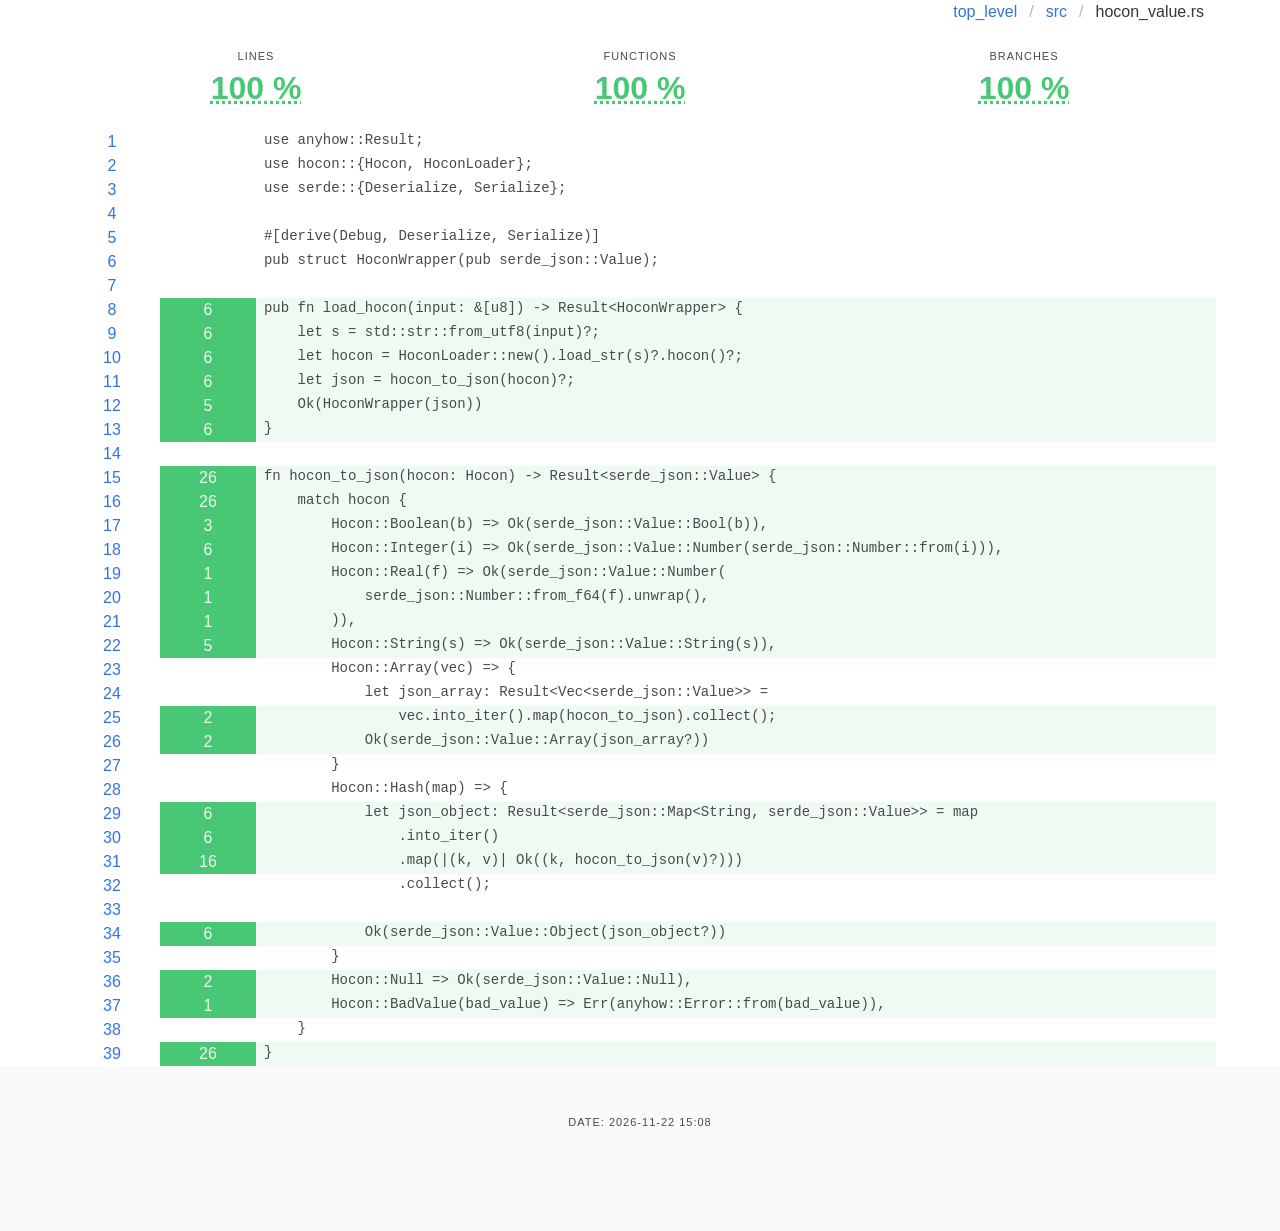
<file: htmlcov/src/hocon_value.rs.html>
<!DOCTYPE html>
<html lang="en-us">
    <head><meta charset="utf-8">
        <meta name="viewport" content="width=device-width, initial-scale=1">
        <title>Grcov report - hocon_value.rs </title>
        <link rel="stylesheet" href="../bulma.min.css"></head>
    <body>
        <div class="container">
    <nav class="breadcrumb is-right" aria-label="breadcrumbs">
        <ul><li><a href="../index.html">top_level</a></li><li><a href="./index.html">src</a></li><li class="is-active"><a href="#">hocon_value.rs</a></li>
        </ul>
    </nav>
    <nav class="level">
        <div class="level-item has-text-centered">
        <div>
            <p class="heading">Lines</p>
            <p class="title has-text-success">
                <abbr title="23 / 23">100 %</abbr></p>
        </div>
    </div>

        <div class="level-item has-text-centered">
        <div>
            <p class="heading">Functions</p>
            <p class="title has-text-success">
                <abbr title="3 / 3">100 %</abbr></p>
        </div>
    </div>

        
	    <div class="level-item has-text-centered">
        <div>
            <p class="heading">Branches</p>
            <p class="title has-text-success">
                <abbr title="0 / 0">100 %</abbr></p>
        </div>
    </div>

	
    </nav>

    <div role="table" aria-label="Coverage report"><div class="columns p-0 m-0" role="row">
            <div
                class="column is-1 is-narrow p-0 has-text-centered"
                id="1"
                role="cell">
                <a href="#1">1</a>
            </div>
            <div
                class="column is-1 is-narrow p-0 has-text-centered has-text-white has-background-white"
                role="cell" aria-label="no coverage">
                
            </div>
            <div class="column has-background-white p-0"
                 role="cell">
                <pre class="has-background-white py-0 px-2">use anyhow::Result;</pre>
            </div>
        </div><div class="columns p-0 m-0" role="row">
            <div
                class="column is-1 is-narrow p-0 has-text-centered"
                id="2"
                role="cell">
                <a href="#2">2</a>
            </div>
            <div
                class="column is-1 is-narrow p-0 has-text-centered has-text-white has-background-white"
                role="cell" aria-label="no coverage">
                
            </div>
            <div class="column has-background-white p-0"
                 role="cell">
                <pre class="has-background-white py-0 px-2">use hocon::{Hocon, HoconLoader};</pre>
            </div>
        </div><div class="columns p-0 m-0" role="row">
            <div
                class="column is-1 is-narrow p-0 has-text-centered"
                id="3"
                role="cell">
                <a href="#3">3</a>
            </div>
            <div
                class="column is-1 is-narrow p-0 has-text-centered has-text-white has-background-white"
                role="cell" aria-label="no coverage">
                
            </div>
            <div class="column has-background-white p-0"
                 role="cell">
                <pre class="has-background-white py-0 px-2">use serde::{Deserialize, Serialize};</pre>
            </div>
        </div><div class="columns p-0 m-0" role="row">
            <div
                class="column is-1 is-narrow p-0 has-text-centered"
                id="4"
                role="cell">
                <a href="#4">4</a>
            </div>
            <div
                class="column is-1 is-narrow p-0 has-text-centered has-text-white has-background-white"
                role="cell" aria-label="no coverage">
                
            </div>
            <div class="column has-background-white p-0"
                 role="cell">
                <pre class="has-background-white py-0 px-2"></pre>
            </div>
        </div><div class="columns p-0 m-0" role="row">
            <div
                class="column is-1 is-narrow p-0 has-text-centered"
                id="5"
                role="cell">
                <a href="#5">5</a>
            </div>
            <div
                class="column is-1 is-narrow p-0 has-text-centered has-text-white has-background-white"
                role="cell" aria-label="no coverage">
                
            </div>
            <div class="column has-background-white p-0"
                 role="cell">
                <pre class="has-background-white py-0 px-2">#[derive(Debug, Deserialize, Serialize)]</pre>
            </div>
        </div><div class="columns p-0 m-0" role="row">
            <div
                class="column is-1 is-narrow p-0 has-text-centered"
                id="6"
                role="cell">
                <a href="#6">6</a>
            </div>
            <div
                class="column is-1 is-narrow p-0 has-text-centered has-text-white has-background-white"
                role="cell" aria-label="no coverage">
                
            </div>
            <div class="column has-background-white p-0"
                 role="cell">
                <pre class="has-background-white py-0 px-2">pub struct HoconWrapper(pub serde_json::Value);</pre>
            </div>
        </div><div class="columns p-0 m-0" role="row">
            <div
                class="column is-1 is-narrow p-0 has-text-centered"
                id="7"
                role="cell">
                <a href="#7">7</a>
            </div>
            <div
                class="column is-1 is-narrow p-0 has-text-centered has-text-white has-background-white"
                role="cell" aria-label="no coverage">
                
            </div>
            <div class="column has-background-white p-0"
                 role="cell">
                <pre class="has-background-white py-0 px-2"></pre>
            </div>
        </div><div class="columns p-0 m-0" role="row">
            <div
                class="column is-1 is-narrow p-0 has-text-centered"
                id="8"
                role="cell">
                <a href="#8">8</a>
            </div>
            <div
                class="column is-1 is-narrow p-0 has-text-centered has-text-success-light has-background-success"
                role="cell" aria-label="6">
                6
            </div>
            <div class="column has-background-success-light p-0"
                 role="cell">
                <pre class="has-background-success-light py-0 px-2">pub fn load_hocon(input: &amp;[u8]) -&gt; Result&lt;HoconWrapper&gt; {</pre>
            </div>
        </div><div class="columns p-0 m-0" role="row">
            <div
                class="column is-1 is-narrow p-0 has-text-centered"
                id="9"
                role="cell">
                <a href="#9">9</a>
            </div>
            <div
                class="column is-1 is-narrow p-0 has-text-centered has-text-success-light has-background-success"
                role="cell" aria-label="6">
                6
            </div>
            <div class="column has-background-success-light p-0"
                 role="cell">
                <pre class="has-background-success-light py-0 px-2">    let s = std::str::from_utf8(input)?;</pre>
            </div>
        </div><div class="columns p-0 m-0" role="row">
            <div
                class="column is-1 is-narrow p-0 has-text-centered"
                id="10"
                role="cell">
                <a href="#10">10</a>
            </div>
            <div
                class="column is-1 is-narrow p-0 has-text-centered has-text-success-light has-background-success"
                role="cell" aria-label="6">
                6
            </div>
            <div class="column has-background-success-light p-0"
                 role="cell">
                <pre class="has-background-success-light py-0 px-2">    let hocon = HoconLoader::new().load_str(s)?.hocon()?;</pre>
            </div>
        </div><div class="columns p-0 m-0" role="row">
            <div
                class="column is-1 is-narrow p-0 has-text-centered"
                id="11"
                role="cell">
                <a href="#11">11</a>
            </div>
            <div
                class="column is-1 is-narrow p-0 has-text-centered has-text-success-light has-background-success"
                role="cell" aria-label="6">
                6
            </div>
            <div class="column has-background-success-light p-0"
                 role="cell">
                <pre class="has-background-success-light py-0 px-2">    let json = hocon_to_json(hocon)?;</pre>
            </div>
        </div><div class="columns p-0 m-0" role="row">
            <div
                class="column is-1 is-narrow p-0 has-text-centered"
                id="12"
                role="cell">
                <a href="#12">12</a>
            </div>
            <div
                class="column is-1 is-narrow p-0 has-text-centered has-text-success-light has-background-success"
                role="cell" aria-label="5">
                5
            </div>
            <div class="column has-background-success-light p-0"
                 role="cell">
                <pre class="has-background-success-light py-0 px-2">    Ok(HoconWrapper(json))</pre>
            </div>
        </div><div class="columns p-0 m-0" role="row">
            <div
                class="column is-1 is-narrow p-0 has-text-centered"
                id="13"
                role="cell">
                <a href="#13">13</a>
            </div>
            <div
                class="column is-1 is-narrow p-0 has-text-centered has-text-success-light has-background-success"
                role="cell" aria-label="6">
                6
            </div>
            <div class="column has-background-success-light p-0"
                 role="cell">
                <pre class="has-background-success-light py-0 px-2">}</pre>
            </div>
        </div><div class="columns p-0 m-0" role="row">
            <div
                class="column is-1 is-narrow p-0 has-text-centered"
                id="14"
                role="cell">
                <a href="#14">14</a>
            </div>
            <div
                class="column is-1 is-narrow p-0 has-text-centered has-text-white has-background-white"
                role="cell" aria-label="no coverage">
                
            </div>
            <div class="column has-background-white p-0"
                 role="cell">
                <pre class="has-background-white py-0 px-2"></pre>
            </div>
        </div><div class="columns p-0 m-0" role="row">
            <div
                class="column is-1 is-narrow p-0 has-text-centered"
                id="15"
                role="cell">
                <a href="#15">15</a>
            </div>
            <div
                class="column is-1 is-narrow p-0 has-text-centered has-text-success-light has-background-success"
                role="cell" aria-label="26">
                26
            </div>
            <div class="column has-background-success-light p-0"
                 role="cell">
                <pre class="has-background-success-light py-0 px-2">fn hocon_to_json(hocon: Hocon) -&gt; Result&lt;serde_json::Value&gt; {</pre>
            </div>
        </div><div class="columns p-0 m-0" role="row">
            <div
                class="column is-1 is-narrow p-0 has-text-centered"
                id="16"
                role="cell">
                <a href="#16">16</a>
            </div>
            <div
                class="column is-1 is-narrow p-0 has-text-centered has-text-success-light has-background-success"
                role="cell" aria-label="26">
                26
            </div>
            <div class="column has-background-success-light p-0"
                 role="cell">
                <pre class="has-background-success-light py-0 px-2">    match hocon {</pre>
            </div>
        </div><div class="columns p-0 m-0" role="row">
            <div
                class="column is-1 is-narrow p-0 has-text-centered"
                id="17"
                role="cell">
                <a href="#17">17</a>
            </div>
            <div
                class="column is-1 is-narrow p-0 has-text-centered has-text-success-light has-background-success"
                role="cell" aria-label="3">
                3
            </div>
            <div class="column has-background-success-light p-0"
                 role="cell">
                <pre class="has-background-success-light py-0 px-2">        Hocon::Boolean(b) =&gt; Ok(serde_json::Value::Bool(b)),</pre>
            </div>
        </div><div class="columns p-0 m-0" role="row">
            <div
                class="column is-1 is-narrow p-0 has-text-centered"
                id="18"
                role="cell">
                <a href="#18">18</a>
            </div>
            <div
                class="column is-1 is-narrow p-0 has-text-centered has-text-success-light has-background-success"
                role="cell" aria-label="6">
                6
            </div>
            <div class="column has-background-success-light p-0"
                 role="cell">
                <pre class="has-background-success-light py-0 px-2">        Hocon::Integer(i) =&gt; Ok(serde_json::Value::Number(serde_json::Number::from(i))),</pre>
            </div>
        </div><div class="columns p-0 m-0" role="row">
            <div
                class="column is-1 is-narrow p-0 has-text-centered"
                id="19"
                role="cell">
                <a href="#19">19</a>
            </div>
            <div
                class="column is-1 is-narrow p-0 has-text-centered has-text-success-light has-background-success"
                role="cell" aria-label="1">
                1
            </div>
            <div class="column has-background-success-light p-0"
                 role="cell">
                <pre class="has-background-success-light py-0 px-2">        Hocon::Real(f) =&gt; Ok(serde_json::Value::Number(</pre>
            </div>
        </div><div class="columns p-0 m-0" role="row">
            <div
                class="column is-1 is-narrow p-0 has-text-centered"
                id="20"
                role="cell">
                <a href="#20">20</a>
            </div>
            <div
                class="column is-1 is-narrow p-0 has-text-centered has-text-success-light has-background-success"
                role="cell" aria-label="1">
                1
            </div>
            <div class="column has-background-success-light p-0"
                 role="cell">
                <pre class="has-background-success-light py-0 px-2">            serde_json::Number::from_f64(f).unwrap(),</pre>
            </div>
        </div><div class="columns p-0 m-0" role="row">
            <div
                class="column is-1 is-narrow p-0 has-text-centered"
                id="21"
                role="cell">
                <a href="#21">21</a>
            </div>
            <div
                class="column is-1 is-narrow p-0 has-text-centered has-text-success-light has-background-success"
                role="cell" aria-label="1">
                1
            </div>
            <div class="column has-background-success-light p-0"
                 role="cell">
                <pre class="has-background-success-light py-0 px-2">        )),</pre>
            </div>
        </div><div class="columns p-0 m-0" role="row">
            <div
                class="column is-1 is-narrow p-0 has-text-centered"
                id="22"
                role="cell">
                <a href="#22">22</a>
            </div>
            <div
                class="column is-1 is-narrow p-0 has-text-centered has-text-success-light has-background-success"
                role="cell" aria-label="5">
                5
            </div>
            <div class="column has-background-success-light p-0"
                 role="cell">
                <pre class="has-background-success-light py-0 px-2">        Hocon::String(s) =&gt; Ok(serde_json::Value::String(s)),</pre>
            </div>
        </div><div class="columns p-0 m-0" role="row">
            <div
                class="column is-1 is-narrow p-0 has-text-centered"
                id="23"
                role="cell">
                <a href="#23">23</a>
            </div>
            <div
                class="column is-1 is-narrow p-0 has-text-centered has-text-white has-background-white"
                role="cell" aria-label="no coverage">
                
            </div>
            <div class="column has-background-white p-0"
                 role="cell">
                <pre class="has-background-white py-0 px-2">        Hocon::Array(vec) =&gt; {</pre>
            </div>
        </div><div class="columns p-0 m-0" role="row">
            <div
                class="column is-1 is-narrow p-0 has-text-centered"
                id="24"
                role="cell">
                <a href="#24">24</a>
            </div>
            <div
                class="column is-1 is-narrow p-0 has-text-centered has-text-white has-background-white"
                role="cell" aria-label="no coverage">
                
            </div>
            <div class="column has-background-white p-0"
                 role="cell">
                <pre class="has-background-white py-0 px-2">            let json_array: Result&lt;Vec&lt;serde_json::Value&gt;&gt; =</pre>
            </div>
        </div><div class="columns p-0 m-0" role="row">
            <div
                class="column is-1 is-narrow p-0 has-text-centered"
                id="25"
                role="cell">
                <a href="#25">25</a>
            </div>
            <div
                class="column is-1 is-narrow p-0 has-text-centered has-text-success-light has-background-success"
                role="cell" aria-label="2">
                2
            </div>
            <div class="column has-background-success-light p-0"
                 role="cell">
                <pre class="has-background-success-light py-0 px-2">                vec.into_iter().map(hocon_to_json).collect();</pre>
            </div>
        </div><div class="columns p-0 m-0" role="row">
            <div
                class="column is-1 is-narrow p-0 has-text-centered"
                id="26"
                role="cell">
                <a href="#26">26</a>
            </div>
            <div
                class="column is-1 is-narrow p-0 has-text-centered has-text-success-light has-background-success"
                role="cell" aria-label="2">
                2
            </div>
            <div class="column has-background-success-light p-0"
                 role="cell">
                <pre class="has-background-success-light py-0 px-2">            Ok(serde_json::Value::Array(json_array?))</pre>
            </div>
        </div><div class="columns p-0 m-0" role="row">
            <div
                class="column is-1 is-narrow p-0 has-text-centered"
                id="27"
                role="cell">
                <a href="#27">27</a>
            </div>
            <div
                class="column is-1 is-narrow p-0 has-text-centered has-text-white has-background-white"
                role="cell" aria-label="no coverage">
                
            </div>
            <div class="column has-background-white p-0"
                 role="cell">
                <pre class="has-background-white py-0 px-2">        }</pre>
            </div>
        </div><div class="columns p-0 m-0" role="row">
            <div
                class="column is-1 is-narrow p-0 has-text-centered"
                id="28"
                role="cell">
                <a href="#28">28</a>
            </div>
            <div
                class="column is-1 is-narrow p-0 has-text-centered has-text-white has-background-white"
                role="cell" aria-label="no coverage">
                
            </div>
            <div class="column has-background-white p-0"
                 role="cell">
                <pre class="has-background-white py-0 px-2">        Hocon::Hash(map) =&gt; {</pre>
            </div>
        </div><div class="columns p-0 m-0" role="row">
            <div
                class="column is-1 is-narrow p-0 has-text-centered"
                id="29"
                role="cell">
                <a href="#29">29</a>
            </div>
            <div
                class="column is-1 is-narrow p-0 has-text-centered has-text-success-light has-background-success"
                role="cell" aria-label="6">
                6
            </div>
            <div class="column has-background-success-light p-0"
                 role="cell">
                <pre class="has-background-success-light py-0 px-2">            let json_object: Result&lt;serde_json::Map&lt;String, serde_json::Value&gt;&gt; = map</pre>
            </div>
        </div><div class="columns p-0 m-0" role="row">
            <div
                class="column is-1 is-narrow p-0 has-text-centered"
                id="30"
                role="cell">
                <a href="#30">30</a>
            </div>
            <div
                class="column is-1 is-narrow p-0 has-text-centered has-text-success-light has-background-success"
                role="cell" aria-label="6">
                6
            </div>
            <div class="column has-background-success-light p-0"
                 role="cell">
                <pre class="has-background-success-light py-0 px-2">                .into_iter()</pre>
            </div>
        </div><div class="columns p-0 m-0" role="row">
            <div
                class="column is-1 is-narrow p-0 has-text-centered"
                id="31"
                role="cell">
                <a href="#31">31</a>
            </div>
            <div
                class="column is-1 is-narrow p-0 has-text-centered has-text-success-light has-background-success"
                role="cell" aria-label="16">
                16
            </div>
            <div class="column has-background-success-light p-0"
                 role="cell">
                <pre class="has-background-success-light py-0 px-2">                .map(|(k, v)| Ok((k, hocon_to_json(v)?)))</pre>
            </div>
        </div><div class="columns p-0 m-0" role="row">
            <div
                class="column is-1 is-narrow p-0 has-text-centered"
                id="32"
                role="cell">
                <a href="#32">32</a>
            </div>
            <div
                class="column is-1 is-narrow p-0 has-text-centered has-text-white has-background-white"
                role="cell" aria-label="no coverage">
                
            </div>
            <div class="column has-background-white p-0"
                 role="cell">
                <pre class="has-background-white py-0 px-2">                .collect();</pre>
            </div>
        </div><div class="columns p-0 m-0" role="row">
            <div
                class="column is-1 is-narrow p-0 has-text-centered"
                id="33"
                role="cell">
                <a href="#33">33</a>
            </div>
            <div
                class="column is-1 is-narrow p-0 has-text-centered has-text-white has-background-white"
                role="cell" aria-label="no coverage">
                
            </div>
            <div class="column has-background-white p-0"
                 role="cell">
                <pre class="has-background-white py-0 px-2"></pre>
            </div>
        </div><div class="columns p-0 m-0" role="row">
            <div
                class="column is-1 is-narrow p-0 has-text-centered"
                id="34"
                role="cell">
                <a href="#34">34</a>
            </div>
            <div
                class="column is-1 is-narrow p-0 has-text-centered has-text-success-light has-background-success"
                role="cell" aria-label="6">
                6
            </div>
            <div class="column has-background-success-light p-0"
                 role="cell">
                <pre class="has-background-success-light py-0 px-2">            Ok(serde_json::Value::Object(json_object?))</pre>
            </div>
        </div><div class="columns p-0 m-0" role="row">
            <div
                class="column is-1 is-narrow p-0 has-text-centered"
                id="35"
                role="cell">
                <a href="#35">35</a>
            </div>
            <div
                class="column is-1 is-narrow p-0 has-text-centered has-text-white has-background-white"
                role="cell" aria-label="no coverage">
                
            </div>
            <div class="column has-background-white p-0"
                 role="cell">
                <pre class="has-background-white py-0 px-2">        }</pre>
            </div>
        </div><div class="columns p-0 m-0" role="row">
            <div
                class="column is-1 is-narrow p-0 has-text-centered"
                id="36"
                role="cell">
                <a href="#36">36</a>
            </div>
            <div
                class="column is-1 is-narrow p-0 has-text-centered has-text-success-light has-background-success"
                role="cell" aria-label="2">
                2
            </div>
            <div class="column has-background-success-light p-0"
                 role="cell">
                <pre class="has-background-success-light py-0 px-2">        Hocon::Null =&gt; Ok(serde_json::Value::Null),</pre>
            </div>
        </div><div class="columns p-0 m-0" role="row">
            <div
                class="column is-1 is-narrow p-0 has-text-centered"
                id="37"
                role="cell">
                <a href="#37">37</a>
            </div>
            <div
                class="column is-1 is-narrow p-0 has-text-centered has-text-success-light has-background-success"
                role="cell" aria-label="1">
                1
            </div>
            <div class="column has-background-success-light p-0"
                 role="cell">
                <pre class="has-background-success-light py-0 px-2">        Hocon::BadValue(bad_value) =&gt; Err(anyhow::Error::from(bad_value)),</pre>
            </div>
        </div><div class="columns p-0 m-0" role="row">
            <div
                class="column is-1 is-narrow p-0 has-text-centered"
                id="38"
                role="cell">
                <a href="#38">38</a>
            </div>
            <div
                class="column is-1 is-narrow p-0 has-text-centered has-text-white has-background-white"
                role="cell" aria-label="no coverage">
                
            </div>
            <div class="column has-background-white p-0"
                 role="cell">
                <pre class="has-background-white py-0 px-2">    }</pre>
            </div>
        </div><div class="columns p-0 m-0" role="row">
            <div
                class="column is-1 is-narrow p-0 has-text-centered"
                id="39"
                role="cell">
                <a href="#39">39</a>
            </div>
            <div
                class="column is-1 is-narrow p-0 has-text-centered has-text-success-light has-background-success"
                role="cell" aria-label="26">
                26
            </div>
            <div class="column has-background-success-light p-0"
                 role="cell">
                <pre class="has-background-success-light py-0 px-2">}</pre>
            </div>
        </div></div>
</div>
        <footer class="footer">
            
                <div class="content has-text-centered">
                    <p class="heading">Date: 2026-11-22 15:08</p>
                </div>
            
        </footer>
    </body>
</html>
</file>
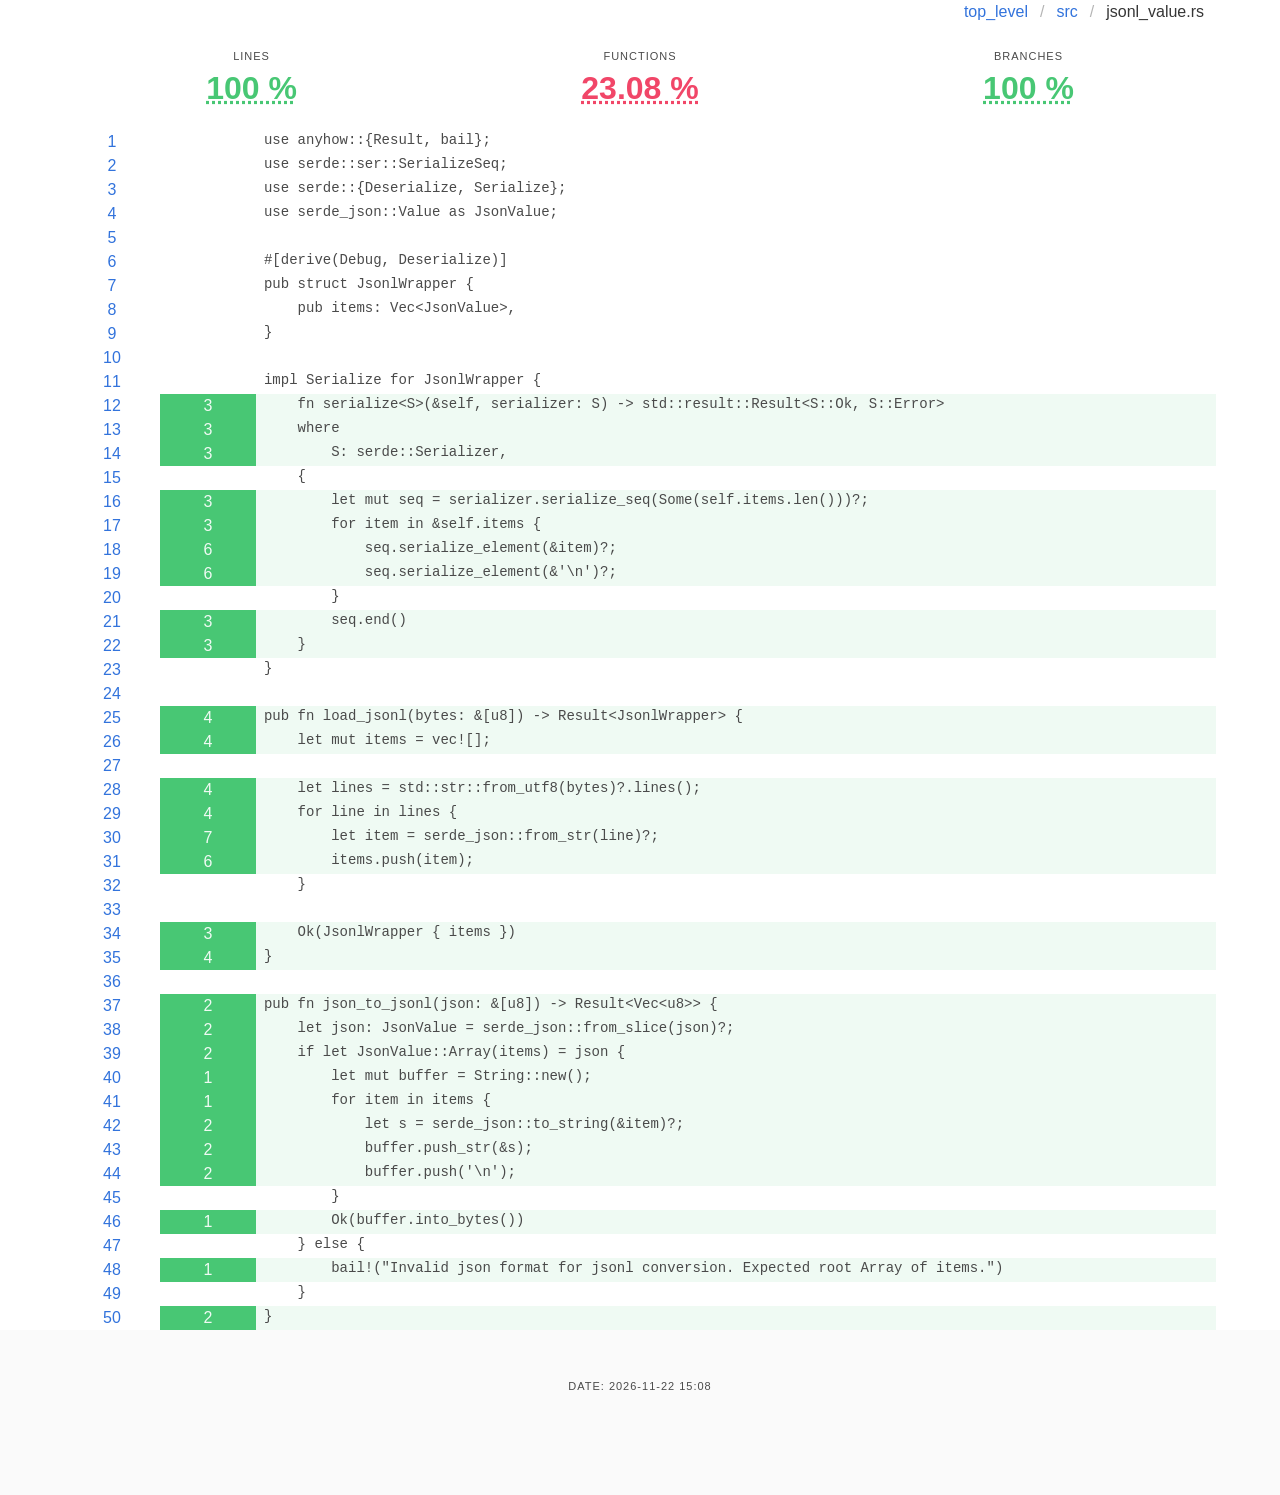
<file: htmlcov/src/jsonl_value.rs.html>
<!DOCTYPE html>
<html lang="en-us">
    <head><meta charset="utf-8">
        <meta name="viewport" content="width=device-width, initial-scale=1">
        <title>Grcov report - jsonl_value.rs </title>
        <link rel="stylesheet" href="../bulma.min.css"></head>
    <body>
        <div class="container">
    <nav class="breadcrumb is-right" aria-label="breadcrumbs">
        <ul><li><a href="../index.html">top_level</a></li><li><a href="./index.html">src</a></li><li class="is-active"><a href="#">jsonl_value.rs</a></li>
        </ul>
    </nav>
    <nav class="level">
        <div class="level-item has-text-centered">
        <div>
            <p class="heading">Lines</p>
            <p class="title has-text-success">
                <abbr title="28 / 28">100 %</abbr></p>
        </div>
    </div>

        <div class="level-item has-text-centered">
        <div>
            <p class="heading">Functions</p>
            <p class="title has-text-danger">
                <abbr title="3 / 13">23.08 %</abbr></p>
        </div>
    </div>

        
	    <div class="level-item has-text-centered">
        <div>
            <p class="heading">Branches</p>
            <p class="title has-text-success">
                <abbr title="0 / 0">100 %</abbr></p>
        </div>
    </div>

	
    </nav>

    <div role="table" aria-label="Coverage report"><div class="columns p-0 m-0" role="row">
            <div
                class="column is-1 is-narrow p-0 has-text-centered"
                id="1"
                role="cell">
                <a href="#1">1</a>
            </div>
            <div
                class="column is-1 is-narrow p-0 has-text-centered has-text-white has-background-white"
                role="cell" aria-label="no coverage">
                
            </div>
            <div class="column has-background-white p-0"
                 role="cell">
                <pre class="has-background-white py-0 px-2">use anyhow::{Result, bail};</pre>
            </div>
        </div><div class="columns p-0 m-0" role="row">
            <div
                class="column is-1 is-narrow p-0 has-text-centered"
                id="2"
                role="cell">
                <a href="#2">2</a>
            </div>
            <div
                class="column is-1 is-narrow p-0 has-text-centered has-text-white has-background-white"
                role="cell" aria-label="no coverage">
                
            </div>
            <div class="column has-background-white p-0"
                 role="cell">
                <pre class="has-background-white py-0 px-2">use serde::ser::SerializeSeq;</pre>
            </div>
        </div><div class="columns p-0 m-0" role="row">
            <div
                class="column is-1 is-narrow p-0 has-text-centered"
                id="3"
                role="cell">
                <a href="#3">3</a>
            </div>
            <div
                class="column is-1 is-narrow p-0 has-text-centered has-text-white has-background-white"
                role="cell" aria-label="no coverage">
                
            </div>
            <div class="column has-background-white p-0"
                 role="cell">
                <pre class="has-background-white py-0 px-2">use serde::{Deserialize, Serialize};</pre>
            </div>
        </div><div class="columns p-0 m-0" role="row">
            <div
                class="column is-1 is-narrow p-0 has-text-centered"
                id="4"
                role="cell">
                <a href="#4">4</a>
            </div>
            <div
                class="column is-1 is-narrow p-0 has-text-centered has-text-white has-background-white"
                role="cell" aria-label="no coverage">
                
            </div>
            <div class="column has-background-white p-0"
                 role="cell">
                <pre class="has-background-white py-0 px-2">use serde_json::Value as JsonValue;</pre>
            </div>
        </div><div class="columns p-0 m-0" role="row">
            <div
                class="column is-1 is-narrow p-0 has-text-centered"
                id="5"
                role="cell">
                <a href="#5">5</a>
            </div>
            <div
                class="column is-1 is-narrow p-0 has-text-centered has-text-white has-background-white"
                role="cell" aria-label="no coverage">
                
            </div>
            <div class="column has-background-white p-0"
                 role="cell">
                <pre class="has-background-white py-0 px-2"></pre>
            </div>
        </div><div class="columns p-0 m-0" role="row">
            <div
                class="column is-1 is-narrow p-0 has-text-centered"
                id="6"
                role="cell">
                <a href="#6">6</a>
            </div>
            <div
                class="column is-1 is-narrow p-0 has-text-centered has-text-white has-background-white"
                role="cell" aria-label="no coverage">
                
            </div>
            <div class="column has-background-white p-0"
                 role="cell">
                <pre class="has-background-white py-0 px-2">#[derive(Debug, Deserialize)]</pre>
            </div>
        </div><div class="columns p-0 m-0" role="row">
            <div
                class="column is-1 is-narrow p-0 has-text-centered"
                id="7"
                role="cell">
                <a href="#7">7</a>
            </div>
            <div
                class="column is-1 is-narrow p-0 has-text-centered has-text-white has-background-white"
                role="cell" aria-label="no coverage">
                
            </div>
            <div class="column has-background-white p-0"
                 role="cell">
                <pre class="has-background-white py-0 px-2">pub struct JsonlWrapper {</pre>
            </div>
        </div><div class="columns p-0 m-0" role="row">
            <div
                class="column is-1 is-narrow p-0 has-text-centered"
                id="8"
                role="cell">
                <a href="#8">8</a>
            </div>
            <div
                class="column is-1 is-narrow p-0 has-text-centered has-text-white has-background-white"
                role="cell" aria-label="no coverage">
                
            </div>
            <div class="column has-background-white p-0"
                 role="cell">
                <pre class="has-background-white py-0 px-2">    pub items: Vec&lt;JsonValue&gt;,</pre>
            </div>
        </div><div class="columns p-0 m-0" role="row">
            <div
                class="column is-1 is-narrow p-0 has-text-centered"
                id="9"
                role="cell">
                <a href="#9">9</a>
            </div>
            <div
                class="column is-1 is-narrow p-0 has-text-centered has-text-white has-background-white"
                role="cell" aria-label="no coverage">
                
            </div>
            <div class="column has-background-white p-0"
                 role="cell">
                <pre class="has-background-white py-0 px-2">}</pre>
            </div>
        </div><div class="columns p-0 m-0" role="row">
            <div
                class="column is-1 is-narrow p-0 has-text-centered"
                id="10"
                role="cell">
                <a href="#10">10</a>
            </div>
            <div
                class="column is-1 is-narrow p-0 has-text-centered has-text-white has-background-white"
                role="cell" aria-label="no coverage">
                
            </div>
            <div class="column has-background-white p-0"
                 role="cell">
                <pre class="has-background-white py-0 px-2"></pre>
            </div>
        </div><div class="columns p-0 m-0" role="row">
            <div
                class="column is-1 is-narrow p-0 has-text-centered"
                id="11"
                role="cell">
                <a href="#11">11</a>
            </div>
            <div
                class="column is-1 is-narrow p-0 has-text-centered has-text-white has-background-white"
                role="cell" aria-label="no coverage">
                
            </div>
            <div class="column has-background-white p-0"
                 role="cell">
                <pre class="has-background-white py-0 px-2">impl Serialize for JsonlWrapper {</pre>
            </div>
        </div><div class="columns p-0 m-0" role="row">
            <div
                class="column is-1 is-narrow p-0 has-text-centered"
                id="12"
                role="cell">
                <a href="#12">12</a>
            </div>
            <div
                class="column is-1 is-narrow p-0 has-text-centered has-text-success-light has-background-success"
                role="cell" aria-label="3">
                3
            </div>
            <div class="column has-background-success-light p-0"
                 role="cell">
                <pre class="has-background-success-light py-0 px-2">    fn serialize&lt;S&gt;(&amp;self, serializer: S) -&gt; std::result::Result&lt;S::Ok, S::Error&gt;</pre>
            </div>
        </div><div class="columns p-0 m-0" role="row">
            <div
                class="column is-1 is-narrow p-0 has-text-centered"
                id="13"
                role="cell">
                <a href="#13">13</a>
            </div>
            <div
                class="column is-1 is-narrow p-0 has-text-centered has-text-success-light has-background-success"
                role="cell" aria-label="3">
                3
            </div>
            <div class="column has-background-success-light p-0"
                 role="cell">
                <pre class="has-background-success-light py-0 px-2">    where</pre>
            </div>
        </div><div class="columns p-0 m-0" role="row">
            <div
                class="column is-1 is-narrow p-0 has-text-centered"
                id="14"
                role="cell">
                <a href="#14">14</a>
            </div>
            <div
                class="column is-1 is-narrow p-0 has-text-centered has-text-success-light has-background-success"
                role="cell" aria-label="3">
                3
            </div>
            <div class="column has-background-success-light p-0"
                 role="cell">
                <pre class="has-background-success-light py-0 px-2">        S: serde::Serializer,</pre>
            </div>
        </div><div class="columns p-0 m-0" role="row">
            <div
                class="column is-1 is-narrow p-0 has-text-centered"
                id="15"
                role="cell">
                <a href="#15">15</a>
            </div>
            <div
                class="column is-1 is-narrow p-0 has-text-centered has-text-white has-background-white"
                role="cell" aria-label="no coverage">
                
            </div>
            <div class="column has-background-white p-0"
                 role="cell">
                <pre class="has-background-white py-0 px-2">    {</pre>
            </div>
        </div><div class="columns p-0 m-0" role="row">
            <div
                class="column is-1 is-narrow p-0 has-text-centered"
                id="16"
                role="cell">
                <a href="#16">16</a>
            </div>
            <div
                class="column is-1 is-narrow p-0 has-text-centered has-text-success-light has-background-success"
                role="cell" aria-label="3">
                3
            </div>
            <div class="column has-background-success-light p-0"
                 role="cell">
                <pre class="has-background-success-light py-0 px-2">        let mut seq = serializer.serialize_seq(Some(self.items.len()))?;</pre>
            </div>
        </div><div class="columns p-0 m-0" role="row">
            <div
                class="column is-1 is-narrow p-0 has-text-centered"
                id="17"
                role="cell">
                <a href="#17">17</a>
            </div>
            <div
                class="column is-1 is-narrow p-0 has-text-centered has-text-success-light has-background-success"
                role="cell" aria-label="3">
                3
            </div>
            <div class="column has-background-success-light p-0"
                 role="cell">
                <pre class="has-background-success-light py-0 px-2">        for item in &amp;self.items {</pre>
            </div>
        </div><div class="columns p-0 m-0" role="row">
            <div
                class="column is-1 is-narrow p-0 has-text-centered"
                id="18"
                role="cell">
                <a href="#18">18</a>
            </div>
            <div
                class="column is-1 is-narrow p-0 has-text-centered has-text-success-light has-background-success"
                role="cell" aria-label="6">
                6
            </div>
            <div class="column has-background-success-light p-0"
                 role="cell">
                <pre class="has-background-success-light py-0 px-2">            seq.serialize_element(&amp;item)?;</pre>
            </div>
        </div><div class="columns p-0 m-0" role="row">
            <div
                class="column is-1 is-narrow p-0 has-text-centered"
                id="19"
                role="cell">
                <a href="#19">19</a>
            </div>
            <div
                class="column is-1 is-narrow p-0 has-text-centered has-text-success-light has-background-success"
                role="cell" aria-label="6">
                6
            </div>
            <div class="column has-background-success-light p-0"
                 role="cell">
                <pre class="has-background-success-light py-0 px-2">            seq.serialize_element(&amp;&#x27;\n&#x27;)?;</pre>
            </div>
        </div><div class="columns p-0 m-0" role="row">
            <div
                class="column is-1 is-narrow p-0 has-text-centered"
                id="20"
                role="cell">
                <a href="#20">20</a>
            </div>
            <div
                class="column is-1 is-narrow p-0 has-text-centered has-text-white has-background-white"
                role="cell" aria-label="no coverage">
                
            </div>
            <div class="column has-background-white p-0"
                 role="cell">
                <pre class="has-background-white py-0 px-2">        }</pre>
            </div>
        </div><div class="columns p-0 m-0" role="row">
            <div
                class="column is-1 is-narrow p-0 has-text-centered"
                id="21"
                role="cell">
                <a href="#21">21</a>
            </div>
            <div
                class="column is-1 is-narrow p-0 has-text-centered has-text-success-light has-background-success"
                role="cell" aria-label="3">
                3
            </div>
            <div class="column has-background-success-light p-0"
                 role="cell">
                <pre class="has-background-success-light py-0 px-2">        seq.end()</pre>
            </div>
        </div><div class="columns p-0 m-0" role="row">
            <div
                class="column is-1 is-narrow p-0 has-text-centered"
                id="22"
                role="cell">
                <a href="#22">22</a>
            </div>
            <div
                class="column is-1 is-narrow p-0 has-text-centered has-text-success-light has-background-success"
                role="cell" aria-label="3">
                3
            </div>
            <div class="column has-background-success-light p-0"
                 role="cell">
                <pre class="has-background-success-light py-0 px-2">    }</pre>
            </div>
        </div><div class="columns p-0 m-0" role="row">
            <div
                class="column is-1 is-narrow p-0 has-text-centered"
                id="23"
                role="cell">
                <a href="#23">23</a>
            </div>
            <div
                class="column is-1 is-narrow p-0 has-text-centered has-text-white has-background-white"
                role="cell" aria-label="no coverage">
                
            </div>
            <div class="column has-background-white p-0"
                 role="cell">
                <pre class="has-background-white py-0 px-2">}</pre>
            </div>
        </div><div class="columns p-0 m-0" role="row">
            <div
                class="column is-1 is-narrow p-0 has-text-centered"
                id="24"
                role="cell">
                <a href="#24">24</a>
            </div>
            <div
                class="column is-1 is-narrow p-0 has-text-centered has-text-white has-background-white"
                role="cell" aria-label="no coverage">
                
            </div>
            <div class="column has-background-white p-0"
                 role="cell">
                <pre class="has-background-white py-0 px-2"></pre>
            </div>
        </div><div class="columns p-0 m-0" role="row">
            <div
                class="column is-1 is-narrow p-0 has-text-centered"
                id="25"
                role="cell">
                <a href="#25">25</a>
            </div>
            <div
                class="column is-1 is-narrow p-0 has-text-centered has-text-success-light has-background-success"
                role="cell" aria-label="4">
                4
            </div>
            <div class="column has-background-success-light p-0"
                 role="cell">
                <pre class="has-background-success-light py-0 px-2">pub fn load_jsonl(bytes: &amp;[u8]) -&gt; Result&lt;JsonlWrapper&gt; {</pre>
            </div>
        </div><div class="columns p-0 m-0" role="row">
            <div
                class="column is-1 is-narrow p-0 has-text-centered"
                id="26"
                role="cell">
                <a href="#26">26</a>
            </div>
            <div
                class="column is-1 is-narrow p-0 has-text-centered has-text-success-light has-background-success"
                role="cell" aria-label="4">
                4
            </div>
            <div class="column has-background-success-light p-0"
                 role="cell">
                <pre class="has-background-success-light py-0 px-2">    let mut items = vec![];</pre>
            </div>
        </div><div class="columns p-0 m-0" role="row">
            <div
                class="column is-1 is-narrow p-0 has-text-centered"
                id="27"
                role="cell">
                <a href="#27">27</a>
            </div>
            <div
                class="column is-1 is-narrow p-0 has-text-centered has-text-white has-background-white"
                role="cell" aria-label="no coverage">
                
            </div>
            <div class="column has-background-white p-0"
                 role="cell">
                <pre class="has-background-white py-0 px-2"></pre>
            </div>
        </div><div class="columns p-0 m-0" role="row">
            <div
                class="column is-1 is-narrow p-0 has-text-centered"
                id="28"
                role="cell">
                <a href="#28">28</a>
            </div>
            <div
                class="column is-1 is-narrow p-0 has-text-centered has-text-success-light has-background-success"
                role="cell" aria-label="4">
                4
            </div>
            <div class="column has-background-success-light p-0"
                 role="cell">
                <pre class="has-background-success-light py-0 px-2">    let lines = std::str::from_utf8(bytes)?.lines();</pre>
            </div>
        </div><div class="columns p-0 m-0" role="row">
            <div
                class="column is-1 is-narrow p-0 has-text-centered"
                id="29"
                role="cell">
                <a href="#29">29</a>
            </div>
            <div
                class="column is-1 is-narrow p-0 has-text-centered has-text-success-light has-background-success"
                role="cell" aria-label="4">
                4
            </div>
            <div class="column has-background-success-light p-0"
                 role="cell">
                <pre class="has-background-success-light py-0 px-2">    for line in lines {</pre>
            </div>
        </div><div class="columns p-0 m-0" role="row">
            <div
                class="column is-1 is-narrow p-0 has-text-centered"
                id="30"
                role="cell">
                <a href="#30">30</a>
            </div>
            <div
                class="column is-1 is-narrow p-0 has-text-centered has-text-success-light has-background-success"
                role="cell" aria-label="7">
                7
            </div>
            <div class="column has-background-success-light p-0"
                 role="cell">
                <pre class="has-background-success-light py-0 px-2">        let item = serde_json::from_str(line)?;</pre>
            </div>
        </div><div class="columns p-0 m-0" role="row">
            <div
                class="column is-1 is-narrow p-0 has-text-centered"
                id="31"
                role="cell">
                <a href="#31">31</a>
            </div>
            <div
                class="column is-1 is-narrow p-0 has-text-centered has-text-success-light has-background-success"
                role="cell" aria-label="6">
                6
            </div>
            <div class="column has-background-success-light p-0"
                 role="cell">
                <pre class="has-background-success-light py-0 px-2">        items.push(item);</pre>
            </div>
        </div><div class="columns p-0 m-0" role="row">
            <div
                class="column is-1 is-narrow p-0 has-text-centered"
                id="32"
                role="cell">
                <a href="#32">32</a>
            </div>
            <div
                class="column is-1 is-narrow p-0 has-text-centered has-text-white has-background-white"
                role="cell" aria-label="no coverage">
                
            </div>
            <div class="column has-background-white p-0"
                 role="cell">
                <pre class="has-background-white py-0 px-2">    }</pre>
            </div>
        </div><div class="columns p-0 m-0" role="row">
            <div
                class="column is-1 is-narrow p-0 has-text-centered"
                id="33"
                role="cell">
                <a href="#33">33</a>
            </div>
            <div
                class="column is-1 is-narrow p-0 has-text-centered has-text-white has-background-white"
                role="cell" aria-label="no coverage">
                
            </div>
            <div class="column has-background-white p-0"
                 role="cell">
                <pre class="has-background-white py-0 px-2"></pre>
            </div>
        </div><div class="columns p-0 m-0" role="row">
            <div
                class="column is-1 is-narrow p-0 has-text-centered"
                id="34"
                role="cell">
                <a href="#34">34</a>
            </div>
            <div
                class="column is-1 is-narrow p-0 has-text-centered has-text-success-light has-background-success"
                role="cell" aria-label="3">
                3
            </div>
            <div class="column has-background-success-light p-0"
                 role="cell">
                <pre class="has-background-success-light py-0 px-2">    Ok(JsonlWrapper { items })</pre>
            </div>
        </div><div class="columns p-0 m-0" role="row">
            <div
                class="column is-1 is-narrow p-0 has-text-centered"
                id="35"
                role="cell">
                <a href="#35">35</a>
            </div>
            <div
                class="column is-1 is-narrow p-0 has-text-centered has-text-success-light has-background-success"
                role="cell" aria-label="4">
                4
            </div>
            <div class="column has-background-success-light p-0"
                 role="cell">
                <pre class="has-background-success-light py-0 px-2">}</pre>
            </div>
        </div><div class="columns p-0 m-0" role="row">
            <div
                class="column is-1 is-narrow p-0 has-text-centered"
                id="36"
                role="cell">
                <a href="#36">36</a>
            </div>
            <div
                class="column is-1 is-narrow p-0 has-text-centered has-text-white has-background-white"
                role="cell" aria-label="no coverage">
                
            </div>
            <div class="column has-background-white p-0"
                 role="cell">
                <pre class="has-background-white py-0 px-2"></pre>
            </div>
        </div><div class="columns p-0 m-0" role="row">
            <div
                class="column is-1 is-narrow p-0 has-text-centered"
                id="37"
                role="cell">
                <a href="#37">37</a>
            </div>
            <div
                class="column is-1 is-narrow p-0 has-text-centered has-text-success-light has-background-success"
                role="cell" aria-label="2">
                2
            </div>
            <div class="column has-background-success-light p-0"
                 role="cell">
                <pre class="has-background-success-light py-0 px-2">pub fn json_to_jsonl(json: &amp;[u8]) -&gt; Result&lt;Vec&lt;u8&gt;&gt; {</pre>
            </div>
        </div><div class="columns p-0 m-0" role="row">
            <div
                class="column is-1 is-narrow p-0 has-text-centered"
                id="38"
                role="cell">
                <a href="#38">38</a>
            </div>
            <div
                class="column is-1 is-narrow p-0 has-text-centered has-text-success-light has-background-success"
                role="cell" aria-label="2">
                2
            </div>
            <div class="column has-background-success-light p-0"
                 role="cell">
                <pre class="has-background-success-light py-0 px-2">    let json: JsonValue = serde_json::from_slice(json)?;</pre>
            </div>
        </div><div class="columns p-0 m-0" role="row">
            <div
                class="column is-1 is-narrow p-0 has-text-centered"
                id="39"
                role="cell">
                <a href="#39">39</a>
            </div>
            <div
                class="column is-1 is-narrow p-0 has-text-centered has-text-success-light has-background-success"
                role="cell" aria-label="2">
                2
            </div>
            <div class="column has-background-success-light p-0"
                 role="cell">
                <pre class="has-background-success-light py-0 px-2">    if let JsonValue::Array(items) = json {</pre>
            </div>
        </div><div class="columns p-0 m-0" role="row">
            <div
                class="column is-1 is-narrow p-0 has-text-centered"
                id="40"
                role="cell">
                <a href="#40">40</a>
            </div>
            <div
                class="column is-1 is-narrow p-0 has-text-centered has-text-success-light has-background-success"
                role="cell" aria-label="1">
                1
            </div>
            <div class="column has-background-success-light p-0"
                 role="cell">
                <pre class="has-background-success-light py-0 px-2">        let mut buffer = String::new();</pre>
            </div>
        </div><div class="columns p-0 m-0" role="row">
            <div
                class="column is-1 is-narrow p-0 has-text-centered"
                id="41"
                role="cell">
                <a href="#41">41</a>
            </div>
            <div
                class="column is-1 is-narrow p-0 has-text-centered has-text-success-light has-background-success"
                role="cell" aria-label="1">
                1
            </div>
            <div class="column has-background-success-light p-0"
                 role="cell">
                <pre class="has-background-success-light py-0 px-2">        for item in items {</pre>
            </div>
        </div><div class="columns p-0 m-0" role="row">
            <div
                class="column is-1 is-narrow p-0 has-text-centered"
                id="42"
                role="cell">
                <a href="#42">42</a>
            </div>
            <div
                class="column is-1 is-narrow p-0 has-text-centered has-text-success-light has-background-success"
                role="cell" aria-label="2">
                2
            </div>
            <div class="column has-background-success-light p-0"
                 role="cell">
                <pre class="has-background-success-light py-0 px-2">            let s = serde_json::to_string(&amp;item)?;</pre>
            </div>
        </div><div class="columns p-0 m-0" role="row">
            <div
                class="column is-1 is-narrow p-0 has-text-centered"
                id="43"
                role="cell">
                <a href="#43">43</a>
            </div>
            <div
                class="column is-1 is-narrow p-0 has-text-centered has-text-success-light has-background-success"
                role="cell" aria-label="2">
                2
            </div>
            <div class="column has-background-success-light p-0"
                 role="cell">
                <pre class="has-background-success-light py-0 px-2">            buffer.push_str(&amp;s);</pre>
            </div>
        </div><div class="columns p-0 m-0" role="row">
            <div
                class="column is-1 is-narrow p-0 has-text-centered"
                id="44"
                role="cell">
                <a href="#44">44</a>
            </div>
            <div
                class="column is-1 is-narrow p-0 has-text-centered has-text-success-light has-background-success"
                role="cell" aria-label="2">
                2
            </div>
            <div class="column has-background-success-light p-0"
                 role="cell">
                <pre class="has-background-success-light py-0 px-2">            buffer.push(&#x27;\n&#x27;);</pre>
            </div>
        </div><div class="columns p-0 m-0" role="row">
            <div
                class="column is-1 is-narrow p-0 has-text-centered"
                id="45"
                role="cell">
                <a href="#45">45</a>
            </div>
            <div
                class="column is-1 is-narrow p-0 has-text-centered has-text-white has-background-white"
                role="cell" aria-label="no coverage">
                
            </div>
            <div class="column has-background-white p-0"
                 role="cell">
                <pre class="has-background-white py-0 px-2">        }</pre>
            </div>
        </div><div class="columns p-0 m-0" role="row">
            <div
                class="column is-1 is-narrow p-0 has-text-centered"
                id="46"
                role="cell">
                <a href="#46">46</a>
            </div>
            <div
                class="column is-1 is-narrow p-0 has-text-centered has-text-success-light has-background-success"
                role="cell" aria-label="1">
                1
            </div>
            <div class="column has-background-success-light p-0"
                 role="cell">
                <pre class="has-background-success-light py-0 px-2">        Ok(buffer.into_bytes())</pre>
            </div>
        </div><div class="columns p-0 m-0" role="row">
            <div
                class="column is-1 is-narrow p-0 has-text-centered"
                id="47"
                role="cell">
                <a href="#47">47</a>
            </div>
            <div
                class="column is-1 is-narrow p-0 has-text-centered has-text-white has-background-white"
                role="cell" aria-label="no coverage">
                
            </div>
            <div class="column has-background-white p-0"
                 role="cell">
                <pre class="has-background-white py-0 px-2">    } else {</pre>
            </div>
        </div><div class="columns p-0 m-0" role="row">
            <div
                class="column is-1 is-narrow p-0 has-text-centered"
                id="48"
                role="cell">
                <a href="#48">48</a>
            </div>
            <div
                class="column is-1 is-narrow p-0 has-text-centered has-text-success-light has-background-success"
                role="cell" aria-label="1">
                1
            </div>
            <div class="column has-background-success-light p-0"
                 role="cell">
                <pre class="has-background-success-light py-0 px-2">        bail!(&quot;Invalid json format for jsonl conversion. Expected root Array of items.&quot;)</pre>
            </div>
        </div><div class="columns p-0 m-0" role="row">
            <div
                class="column is-1 is-narrow p-0 has-text-centered"
                id="49"
                role="cell">
                <a href="#49">49</a>
            </div>
            <div
                class="column is-1 is-narrow p-0 has-text-centered has-text-white has-background-white"
                role="cell" aria-label="no coverage">
                
            </div>
            <div class="column has-background-white p-0"
                 role="cell">
                <pre class="has-background-white py-0 px-2">    }</pre>
            </div>
        </div><div class="columns p-0 m-0" role="row">
            <div
                class="column is-1 is-narrow p-0 has-text-centered"
                id="50"
                role="cell">
                <a href="#50">50</a>
            </div>
            <div
                class="column is-1 is-narrow p-0 has-text-centered has-text-success-light has-background-success"
                role="cell" aria-label="2">
                2
            </div>
            <div class="column has-background-success-light p-0"
                 role="cell">
                <pre class="has-background-success-light py-0 px-2">}</pre>
            </div>
        </div></div>
</div>
        <footer class="footer">
            
                <div class="content has-text-centered">
                    <p class="heading">Date: 2026-11-22 15:08</p>
                </div>
            
        </footer>
    </body>
</html>
</file>
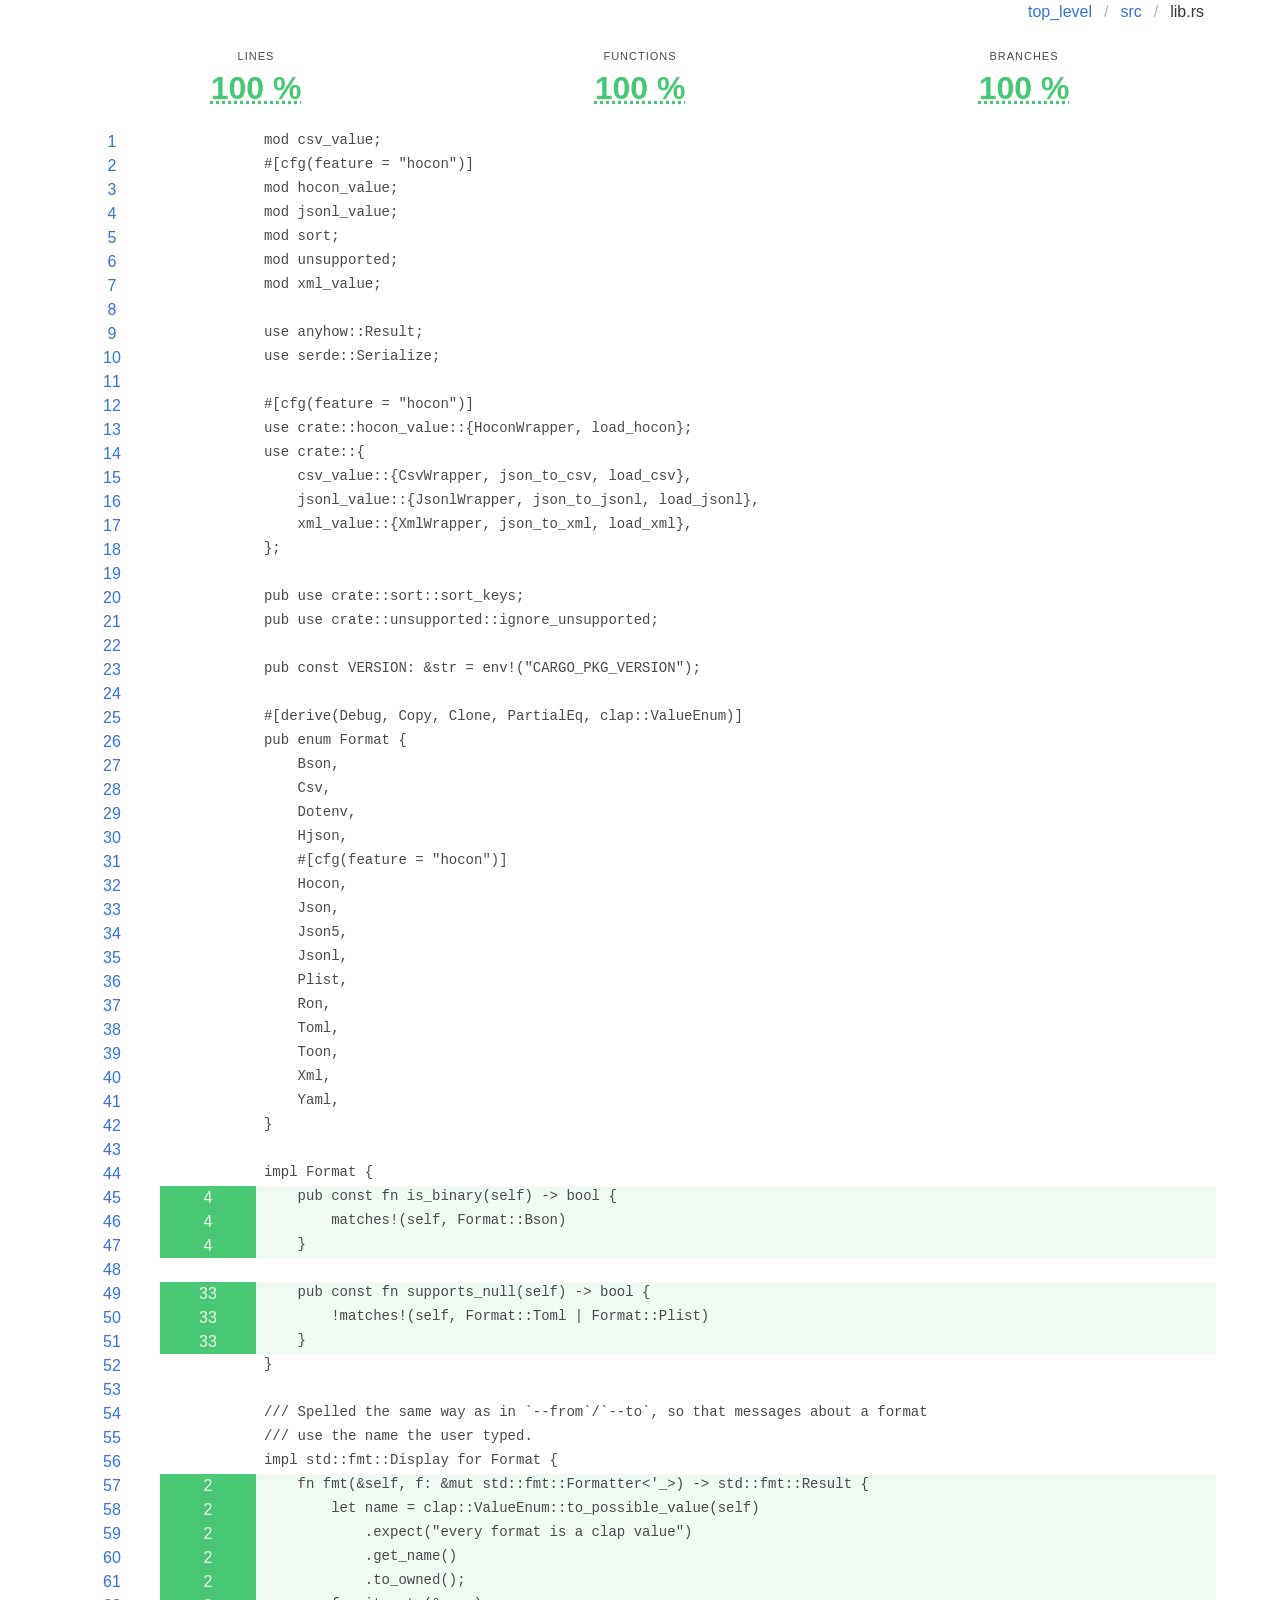
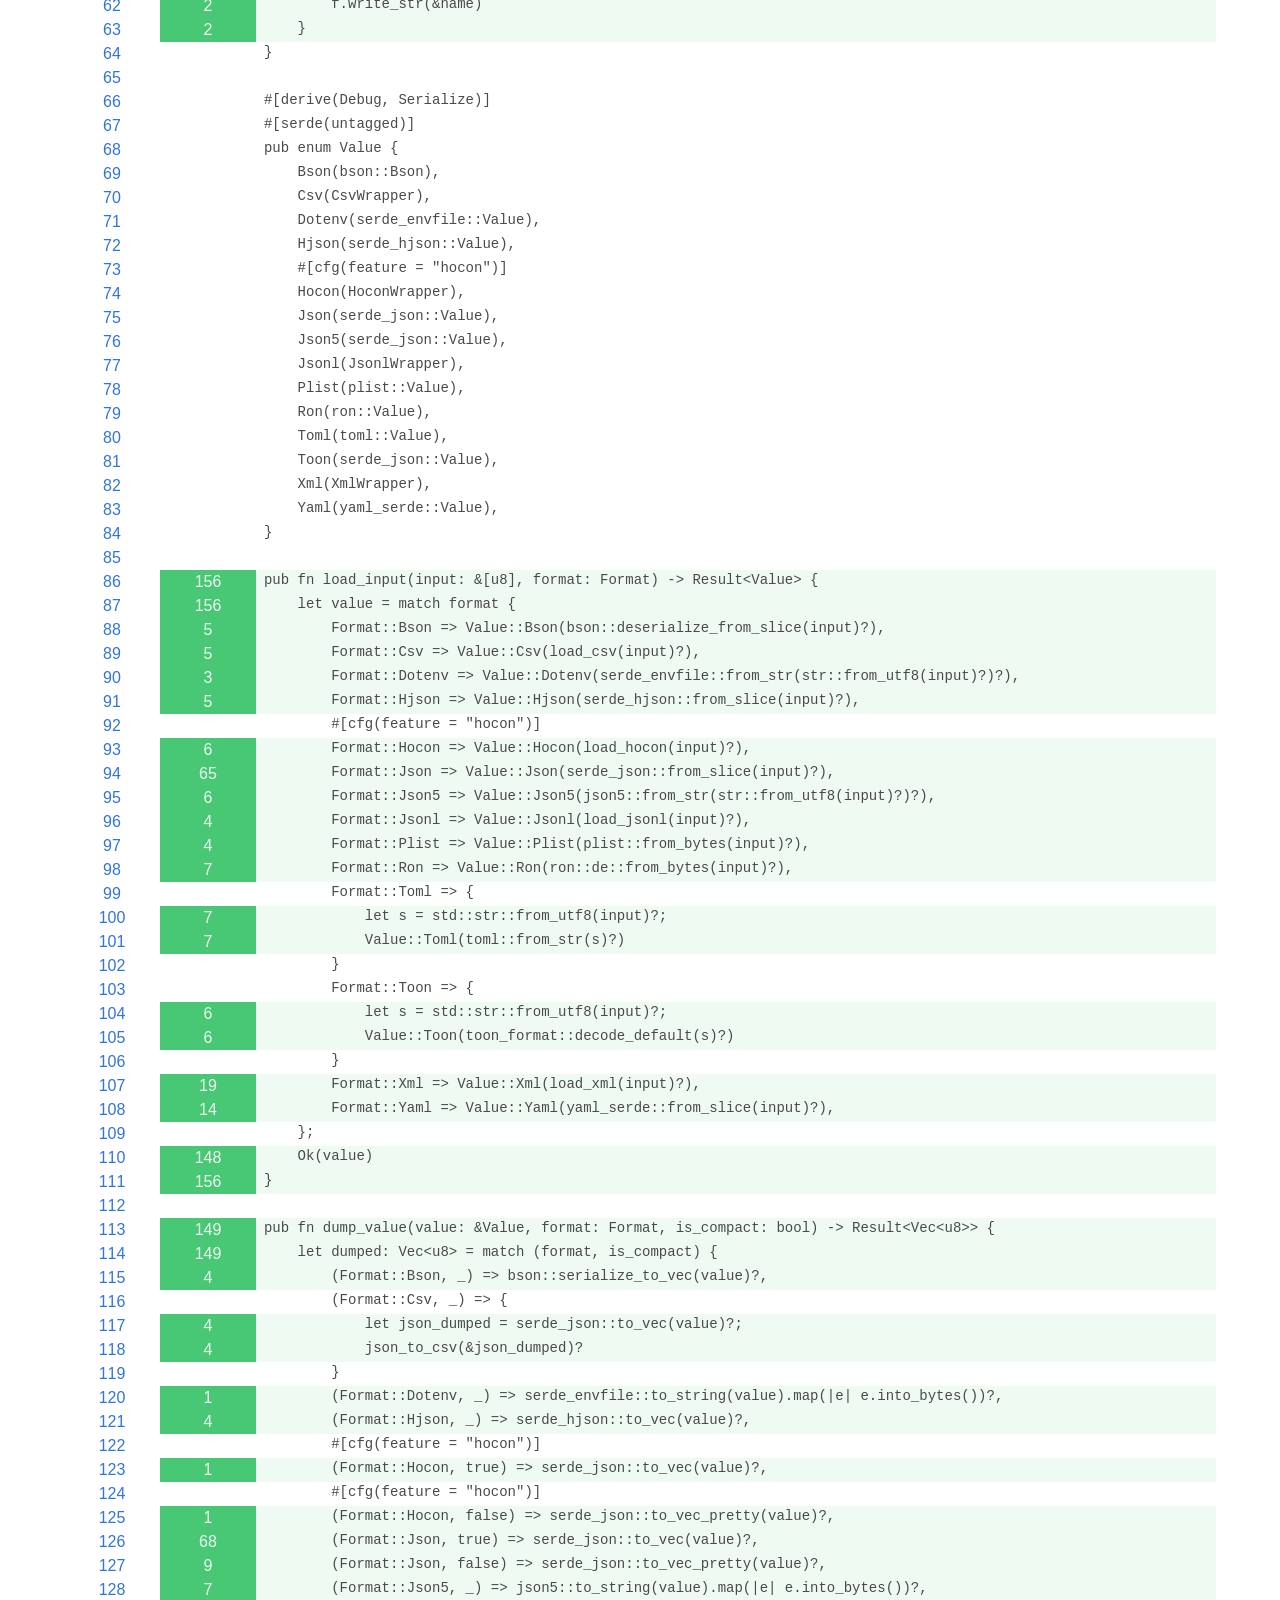
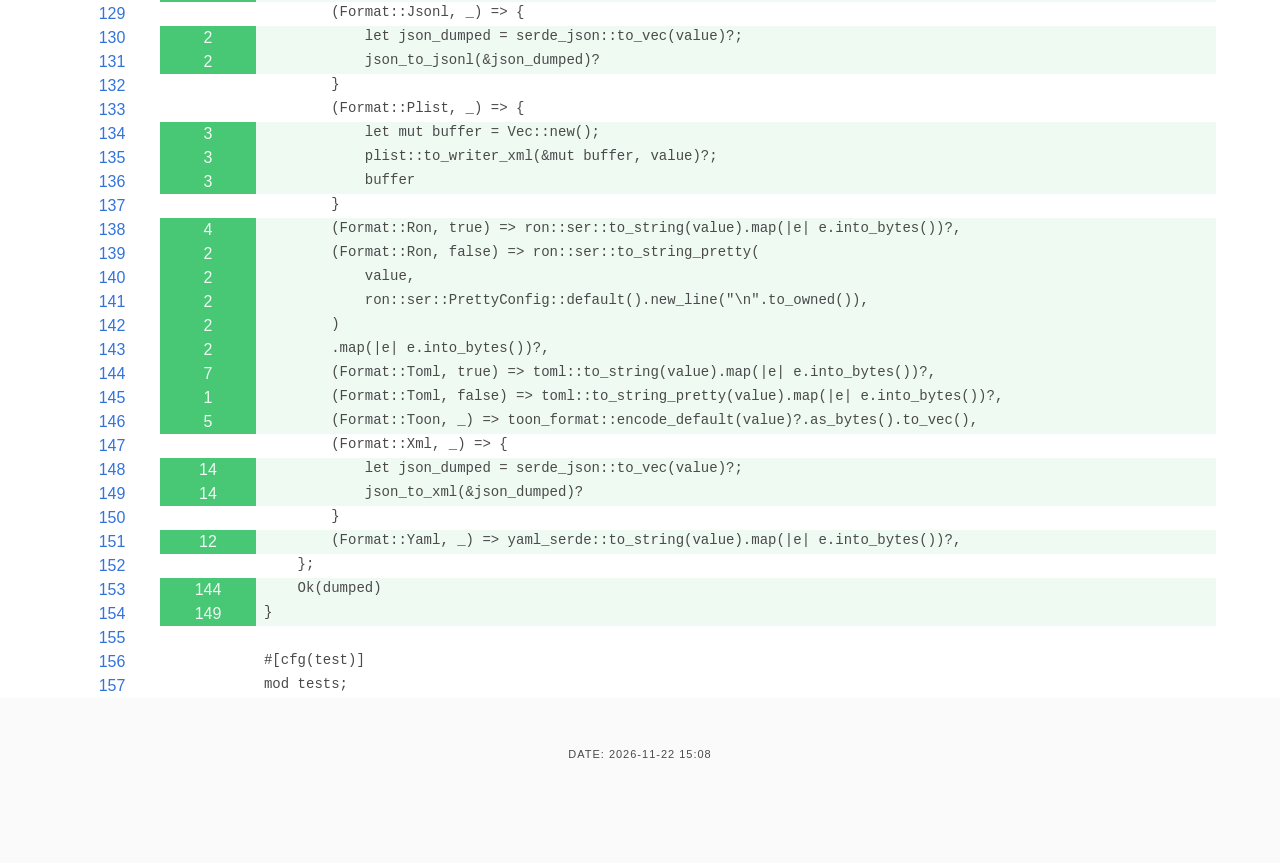
<file: htmlcov/src/lib.rs.html>
<!DOCTYPE html>
<html lang="en-us">
    <head><meta charset="utf-8">
        <meta name="viewport" content="width=device-width, initial-scale=1">
        <title>Grcov report - lib.rs </title>
        <link rel="stylesheet" href="../bulma.min.css"></head>
    <body>
        <div class="container">
    <nav class="breadcrumb is-right" aria-label="breadcrumbs">
        <ul><li><a href="../index.html">top_level</a></li><li><a href="./index.html">src</a></li><li class="is-active"><a href="#">lib.rs</a></li>
        </ul>
    </nav>
    <nav class="level">
        <div class="level-item has-text-centered">
        <div>
            <p class="heading">Lines</p>
            <p class="title has-text-success">
                <abbr title="64 / 64">100 %</abbr></p>
        </div>
    </div>

        <div class="level-item has-text-centered">
        <div>
            <p class="heading">Functions</p>
            <p class="title has-text-success">
                <abbr title="12 / 12">100 %</abbr></p>
        </div>
    </div>

        
	    <div class="level-item has-text-centered">
        <div>
            <p class="heading">Branches</p>
            <p class="title has-text-success">
                <abbr title="0 / 0">100 %</abbr></p>
        </div>
    </div>

	
    </nav>

    <div role="table" aria-label="Coverage report"><div class="columns p-0 m-0" role="row">
            <div
                class="column is-1 is-narrow p-0 has-text-centered"
                id="1"
                role="cell">
                <a href="#1">1</a>
            </div>
            <div
                class="column is-1 is-narrow p-0 has-text-centered has-text-white has-background-white"
                role="cell" aria-label="no coverage">
                
            </div>
            <div class="column has-background-white p-0"
                 role="cell">
                <pre class="has-background-white py-0 px-2">mod csv_value;</pre>
            </div>
        </div><div class="columns p-0 m-0" role="row">
            <div
                class="column is-1 is-narrow p-0 has-text-centered"
                id="2"
                role="cell">
                <a href="#2">2</a>
            </div>
            <div
                class="column is-1 is-narrow p-0 has-text-centered has-text-white has-background-white"
                role="cell" aria-label="no coverage">
                
            </div>
            <div class="column has-background-white p-0"
                 role="cell">
                <pre class="has-background-white py-0 px-2">#[cfg(feature = &quot;hocon&quot;)]</pre>
            </div>
        </div><div class="columns p-0 m-0" role="row">
            <div
                class="column is-1 is-narrow p-0 has-text-centered"
                id="3"
                role="cell">
                <a href="#3">3</a>
            </div>
            <div
                class="column is-1 is-narrow p-0 has-text-centered has-text-white has-background-white"
                role="cell" aria-label="no coverage">
                
            </div>
            <div class="column has-background-white p-0"
                 role="cell">
                <pre class="has-background-white py-0 px-2">mod hocon_value;</pre>
            </div>
        </div><div class="columns p-0 m-0" role="row">
            <div
                class="column is-1 is-narrow p-0 has-text-centered"
                id="4"
                role="cell">
                <a href="#4">4</a>
            </div>
            <div
                class="column is-1 is-narrow p-0 has-text-centered has-text-white has-background-white"
                role="cell" aria-label="no coverage">
                
            </div>
            <div class="column has-background-white p-0"
                 role="cell">
                <pre class="has-background-white py-0 px-2">mod jsonl_value;</pre>
            </div>
        </div><div class="columns p-0 m-0" role="row">
            <div
                class="column is-1 is-narrow p-0 has-text-centered"
                id="5"
                role="cell">
                <a href="#5">5</a>
            </div>
            <div
                class="column is-1 is-narrow p-0 has-text-centered has-text-white has-background-white"
                role="cell" aria-label="no coverage">
                
            </div>
            <div class="column has-background-white p-0"
                 role="cell">
                <pre class="has-background-white py-0 px-2">mod sort;</pre>
            </div>
        </div><div class="columns p-0 m-0" role="row">
            <div
                class="column is-1 is-narrow p-0 has-text-centered"
                id="6"
                role="cell">
                <a href="#6">6</a>
            </div>
            <div
                class="column is-1 is-narrow p-0 has-text-centered has-text-white has-background-white"
                role="cell" aria-label="no coverage">
                
            </div>
            <div class="column has-background-white p-0"
                 role="cell">
                <pre class="has-background-white py-0 px-2">mod unsupported;</pre>
            </div>
        </div><div class="columns p-0 m-0" role="row">
            <div
                class="column is-1 is-narrow p-0 has-text-centered"
                id="7"
                role="cell">
                <a href="#7">7</a>
            </div>
            <div
                class="column is-1 is-narrow p-0 has-text-centered has-text-white has-background-white"
                role="cell" aria-label="no coverage">
                
            </div>
            <div class="column has-background-white p-0"
                 role="cell">
                <pre class="has-background-white py-0 px-2">mod xml_value;</pre>
            </div>
        </div><div class="columns p-0 m-0" role="row">
            <div
                class="column is-1 is-narrow p-0 has-text-centered"
                id="8"
                role="cell">
                <a href="#8">8</a>
            </div>
            <div
                class="column is-1 is-narrow p-0 has-text-centered has-text-white has-background-white"
                role="cell" aria-label="no coverage">
                
            </div>
            <div class="column has-background-white p-0"
                 role="cell">
                <pre class="has-background-white py-0 px-2"></pre>
            </div>
        </div><div class="columns p-0 m-0" role="row">
            <div
                class="column is-1 is-narrow p-0 has-text-centered"
                id="9"
                role="cell">
                <a href="#9">9</a>
            </div>
            <div
                class="column is-1 is-narrow p-0 has-text-centered has-text-white has-background-white"
                role="cell" aria-label="no coverage">
                
            </div>
            <div class="column has-background-white p-0"
                 role="cell">
                <pre class="has-background-white py-0 px-2">use anyhow::Result;</pre>
            </div>
        </div><div class="columns p-0 m-0" role="row">
            <div
                class="column is-1 is-narrow p-0 has-text-centered"
                id="10"
                role="cell">
                <a href="#10">10</a>
            </div>
            <div
                class="column is-1 is-narrow p-0 has-text-centered has-text-white has-background-white"
                role="cell" aria-label="no coverage">
                
            </div>
            <div class="column has-background-white p-0"
                 role="cell">
                <pre class="has-background-white py-0 px-2">use serde::Serialize;</pre>
            </div>
        </div><div class="columns p-0 m-0" role="row">
            <div
                class="column is-1 is-narrow p-0 has-text-centered"
                id="11"
                role="cell">
                <a href="#11">11</a>
            </div>
            <div
                class="column is-1 is-narrow p-0 has-text-centered has-text-white has-background-white"
                role="cell" aria-label="no coverage">
                
            </div>
            <div class="column has-background-white p-0"
                 role="cell">
                <pre class="has-background-white py-0 px-2"></pre>
            </div>
        </div><div class="columns p-0 m-0" role="row">
            <div
                class="column is-1 is-narrow p-0 has-text-centered"
                id="12"
                role="cell">
                <a href="#12">12</a>
            </div>
            <div
                class="column is-1 is-narrow p-0 has-text-centered has-text-white has-background-white"
                role="cell" aria-label="no coverage">
                
            </div>
            <div class="column has-background-white p-0"
                 role="cell">
                <pre class="has-background-white py-0 px-2">#[cfg(feature = &quot;hocon&quot;)]</pre>
            </div>
        </div><div class="columns p-0 m-0" role="row">
            <div
                class="column is-1 is-narrow p-0 has-text-centered"
                id="13"
                role="cell">
                <a href="#13">13</a>
            </div>
            <div
                class="column is-1 is-narrow p-0 has-text-centered has-text-white has-background-white"
                role="cell" aria-label="no coverage">
                
            </div>
            <div class="column has-background-white p-0"
                 role="cell">
                <pre class="has-background-white py-0 px-2">use crate::hocon_value::{HoconWrapper, load_hocon};</pre>
            </div>
        </div><div class="columns p-0 m-0" role="row">
            <div
                class="column is-1 is-narrow p-0 has-text-centered"
                id="14"
                role="cell">
                <a href="#14">14</a>
            </div>
            <div
                class="column is-1 is-narrow p-0 has-text-centered has-text-white has-background-white"
                role="cell" aria-label="no coverage">
                
            </div>
            <div class="column has-background-white p-0"
                 role="cell">
                <pre class="has-background-white py-0 px-2">use crate::{</pre>
            </div>
        </div><div class="columns p-0 m-0" role="row">
            <div
                class="column is-1 is-narrow p-0 has-text-centered"
                id="15"
                role="cell">
                <a href="#15">15</a>
            </div>
            <div
                class="column is-1 is-narrow p-0 has-text-centered has-text-white has-background-white"
                role="cell" aria-label="no coverage">
                
            </div>
            <div class="column has-background-white p-0"
                 role="cell">
                <pre class="has-background-white py-0 px-2">    csv_value::{CsvWrapper, json_to_csv, load_csv},</pre>
            </div>
        </div><div class="columns p-0 m-0" role="row">
            <div
                class="column is-1 is-narrow p-0 has-text-centered"
                id="16"
                role="cell">
                <a href="#16">16</a>
            </div>
            <div
                class="column is-1 is-narrow p-0 has-text-centered has-text-white has-background-white"
                role="cell" aria-label="no coverage">
                
            </div>
            <div class="column has-background-white p-0"
                 role="cell">
                <pre class="has-background-white py-0 px-2">    jsonl_value::{JsonlWrapper, json_to_jsonl, load_jsonl},</pre>
            </div>
        </div><div class="columns p-0 m-0" role="row">
            <div
                class="column is-1 is-narrow p-0 has-text-centered"
                id="17"
                role="cell">
                <a href="#17">17</a>
            </div>
            <div
                class="column is-1 is-narrow p-0 has-text-centered has-text-white has-background-white"
                role="cell" aria-label="no coverage">
                
            </div>
            <div class="column has-background-white p-0"
                 role="cell">
                <pre class="has-background-white py-0 px-2">    xml_value::{XmlWrapper, json_to_xml, load_xml},</pre>
            </div>
        </div><div class="columns p-0 m-0" role="row">
            <div
                class="column is-1 is-narrow p-0 has-text-centered"
                id="18"
                role="cell">
                <a href="#18">18</a>
            </div>
            <div
                class="column is-1 is-narrow p-0 has-text-centered has-text-white has-background-white"
                role="cell" aria-label="no coverage">
                
            </div>
            <div class="column has-background-white p-0"
                 role="cell">
                <pre class="has-background-white py-0 px-2">};</pre>
            </div>
        </div><div class="columns p-0 m-0" role="row">
            <div
                class="column is-1 is-narrow p-0 has-text-centered"
                id="19"
                role="cell">
                <a href="#19">19</a>
            </div>
            <div
                class="column is-1 is-narrow p-0 has-text-centered has-text-white has-background-white"
                role="cell" aria-label="no coverage">
                
            </div>
            <div class="column has-background-white p-0"
                 role="cell">
                <pre class="has-background-white py-0 px-2"></pre>
            </div>
        </div><div class="columns p-0 m-0" role="row">
            <div
                class="column is-1 is-narrow p-0 has-text-centered"
                id="20"
                role="cell">
                <a href="#20">20</a>
            </div>
            <div
                class="column is-1 is-narrow p-0 has-text-centered has-text-white has-background-white"
                role="cell" aria-label="no coverage">
                
            </div>
            <div class="column has-background-white p-0"
                 role="cell">
                <pre class="has-background-white py-0 px-2">pub use crate::sort::sort_keys;</pre>
            </div>
        </div><div class="columns p-0 m-0" role="row">
            <div
                class="column is-1 is-narrow p-0 has-text-centered"
                id="21"
                role="cell">
                <a href="#21">21</a>
            </div>
            <div
                class="column is-1 is-narrow p-0 has-text-centered has-text-white has-background-white"
                role="cell" aria-label="no coverage">
                
            </div>
            <div class="column has-background-white p-0"
                 role="cell">
                <pre class="has-background-white py-0 px-2">pub use crate::unsupported::ignore_unsupported;</pre>
            </div>
        </div><div class="columns p-0 m-0" role="row">
            <div
                class="column is-1 is-narrow p-0 has-text-centered"
                id="22"
                role="cell">
                <a href="#22">22</a>
            </div>
            <div
                class="column is-1 is-narrow p-0 has-text-centered has-text-white has-background-white"
                role="cell" aria-label="no coverage">
                
            </div>
            <div class="column has-background-white p-0"
                 role="cell">
                <pre class="has-background-white py-0 px-2"></pre>
            </div>
        </div><div class="columns p-0 m-0" role="row">
            <div
                class="column is-1 is-narrow p-0 has-text-centered"
                id="23"
                role="cell">
                <a href="#23">23</a>
            </div>
            <div
                class="column is-1 is-narrow p-0 has-text-centered has-text-white has-background-white"
                role="cell" aria-label="no coverage">
                
            </div>
            <div class="column has-background-white p-0"
                 role="cell">
                <pre class="has-background-white py-0 px-2">pub const VERSION: &amp;str = env!(&quot;CARGO_PKG_VERSION&quot;);</pre>
            </div>
        </div><div class="columns p-0 m-0" role="row">
            <div
                class="column is-1 is-narrow p-0 has-text-centered"
                id="24"
                role="cell">
                <a href="#24">24</a>
            </div>
            <div
                class="column is-1 is-narrow p-0 has-text-centered has-text-white has-background-white"
                role="cell" aria-label="no coverage">
                
            </div>
            <div class="column has-background-white p-0"
                 role="cell">
                <pre class="has-background-white py-0 px-2"></pre>
            </div>
        </div><div class="columns p-0 m-0" role="row">
            <div
                class="column is-1 is-narrow p-0 has-text-centered"
                id="25"
                role="cell">
                <a href="#25">25</a>
            </div>
            <div
                class="column is-1 is-narrow p-0 has-text-centered has-text-white has-background-white"
                role="cell" aria-label="no coverage">
                
            </div>
            <div class="column has-background-white p-0"
                 role="cell">
                <pre class="has-background-white py-0 px-2">#[derive(Debug, Copy, Clone, PartialEq, clap::ValueEnum)]</pre>
            </div>
        </div><div class="columns p-0 m-0" role="row">
            <div
                class="column is-1 is-narrow p-0 has-text-centered"
                id="26"
                role="cell">
                <a href="#26">26</a>
            </div>
            <div
                class="column is-1 is-narrow p-0 has-text-centered has-text-white has-background-white"
                role="cell" aria-label="no coverage">
                
            </div>
            <div class="column has-background-white p-0"
                 role="cell">
                <pre class="has-background-white py-0 px-2">pub enum Format {</pre>
            </div>
        </div><div class="columns p-0 m-0" role="row">
            <div
                class="column is-1 is-narrow p-0 has-text-centered"
                id="27"
                role="cell">
                <a href="#27">27</a>
            </div>
            <div
                class="column is-1 is-narrow p-0 has-text-centered has-text-white has-background-white"
                role="cell" aria-label="no coverage">
                
            </div>
            <div class="column has-background-white p-0"
                 role="cell">
                <pre class="has-background-white py-0 px-2">    Bson,</pre>
            </div>
        </div><div class="columns p-0 m-0" role="row">
            <div
                class="column is-1 is-narrow p-0 has-text-centered"
                id="28"
                role="cell">
                <a href="#28">28</a>
            </div>
            <div
                class="column is-1 is-narrow p-0 has-text-centered has-text-white has-background-white"
                role="cell" aria-label="no coverage">
                
            </div>
            <div class="column has-background-white p-0"
                 role="cell">
                <pre class="has-background-white py-0 px-2">    Csv,</pre>
            </div>
        </div><div class="columns p-0 m-0" role="row">
            <div
                class="column is-1 is-narrow p-0 has-text-centered"
                id="29"
                role="cell">
                <a href="#29">29</a>
            </div>
            <div
                class="column is-1 is-narrow p-0 has-text-centered has-text-white has-background-white"
                role="cell" aria-label="no coverage">
                
            </div>
            <div class="column has-background-white p-0"
                 role="cell">
                <pre class="has-background-white py-0 px-2">    Dotenv,</pre>
            </div>
        </div><div class="columns p-0 m-0" role="row">
            <div
                class="column is-1 is-narrow p-0 has-text-centered"
                id="30"
                role="cell">
                <a href="#30">30</a>
            </div>
            <div
                class="column is-1 is-narrow p-0 has-text-centered has-text-white has-background-white"
                role="cell" aria-label="no coverage">
                
            </div>
            <div class="column has-background-white p-0"
                 role="cell">
                <pre class="has-background-white py-0 px-2">    Hjson,</pre>
            </div>
        </div><div class="columns p-0 m-0" role="row">
            <div
                class="column is-1 is-narrow p-0 has-text-centered"
                id="31"
                role="cell">
                <a href="#31">31</a>
            </div>
            <div
                class="column is-1 is-narrow p-0 has-text-centered has-text-white has-background-white"
                role="cell" aria-label="no coverage">
                
            </div>
            <div class="column has-background-white p-0"
                 role="cell">
                <pre class="has-background-white py-0 px-2">    #[cfg(feature = &quot;hocon&quot;)]</pre>
            </div>
        </div><div class="columns p-0 m-0" role="row">
            <div
                class="column is-1 is-narrow p-0 has-text-centered"
                id="32"
                role="cell">
                <a href="#32">32</a>
            </div>
            <div
                class="column is-1 is-narrow p-0 has-text-centered has-text-white has-background-white"
                role="cell" aria-label="no coverage">
                
            </div>
            <div class="column has-background-white p-0"
                 role="cell">
                <pre class="has-background-white py-0 px-2">    Hocon,</pre>
            </div>
        </div><div class="columns p-0 m-0" role="row">
            <div
                class="column is-1 is-narrow p-0 has-text-centered"
                id="33"
                role="cell">
                <a href="#33">33</a>
            </div>
            <div
                class="column is-1 is-narrow p-0 has-text-centered has-text-white has-background-white"
                role="cell" aria-label="no coverage">
                
            </div>
            <div class="column has-background-white p-0"
                 role="cell">
                <pre class="has-background-white py-0 px-2">    Json,</pre>
            </div>
        </div><div class="columns p-0 m-0" role="row">
            <div
                class="column is-1 is-narrow p-0 has-text-centered"
                id="34"
                role="cell">
                <a href="#34">34</a>
            </div>
            <div
                class="column is-1 is-narrow p-0 has-text-centered has-text-white has-background-white"
                role="cell" aria-label="no coverage">
                
            </div>
            <div class="column has-background-white p-0"
                 role="cell">
                <pre class="has-background-white py-0 px-2">    Json5,</pre>
            </div>
        </div><div class="columns p-0 m-0" role="row">
            <div
                class="column is-1 is-narrow p-0 has-text-centered"
                id="35"
                role="cell">
                <a href="#35">35</a>
            </div>
            <div
                class="column is-1 is-narrow p-0 has-text-centered has-text-white has-background-white"
                role="cell" aria-label="no coverage">
                
            </div>
            <div class="column has-background-white p-0"
                 role="cell">
                <pre class="has-background-white py-0 px-2">    Jsonl,</pre>
            </div>
        </div><div class="columns p-0 m-0" role="row">
            <div
                class="column is-1 is-narrow p-0 has-text-centered"
                id="36"
                role="cell">
                <a href="#36">36</a>
            </div>
            <div
                class="column is-1 is-narrow p-0 has-text-centered has-text-white has-background-white"
                role="cell" aria-label="no coverage">
                
            </div>
            <div class="column has-background-white p-0"
                 role="cell">
                <pre class="has-background-white py-0 px-2">    Plist,</pre>
            </div>
        </div><div class="columns p-0 m-0" role="row">
            <div
                class="column is-1 is-narrow p-0 has-text-centered"
                id="37"
                role="cell">
                <a href="#37">37</a>
            </div>
            <div
                class="column is-1 is-narrow p-0 has-text-centered has-text-white has-background-white"
                role="cell" aria-label="no coverage">
                
            </div>
            <div class="column has-background-white p-0"
                 role="cell">
                <pre class="has-background-white py-0 px-2">    Ron,</pre>
            </div>
        </div><div class="columns p-0 m-0" role="row">
            <div
                class="column is-1 is-narrow p-0 has-text-centered"
                id="38"
                role="cell">
                <a href="#38">38</a>
            </div>
            <div
                class="column is-1 is-narrow p-0 has-text-centered has-text-white has-background-white"
                role="cell" aria-label="no coverage">
                
            </div>
            <div class="column has-background-white p-0"
                 role="cell">
                <pre class="has-background-white py-0 px-2">    Toml,</pre>
            </div>
        </div><div class="columns p-0 m-0" role="row">
            <div
                class="column is-1 is-narrow p-0 has-text-centered"
                id="39"
                role="cell">
                <a href="#39">39</a>
            </div>
            <div
                class="column is-1 is-narrow p-0 has-text-centered has-text-white has-background-white"
                role="cell" aria-label="no coverage">
                
            </div>
            <div class="column has-background-white p-0"
                 role="cell">
                <pre class="has-background-white py-0 px-2">    Toon,</pre>
            </div>
        </div><div class="columns p-0 m-0" role="row">
            <div
                class="column is-1 is-narrow p-0 has-text-centered"
                id="40"
                role="cell">
                <a href="#40">40</a>
            </div>
            <div
                class="column is-1 is-narrow p-0 has-text-centered has-text-white has-background-white"
                role="cell" aria-label="no coverage">
                
            </div>
            <div class="column has-background-white p-0"
                 role="cell">
                <pre class="has-background-white py-0 px-2">    Xml,</pre>
            </div>
        </div><div class="columns p-0 m-0" role="row">
            <div
                class="column is-1 is-narrow p-0 has-text-centered"
                id="41"
                role="cell">
                <a href="#41">41</a>
            </div>
            <div
                class="column is-1 is-narrow p-0 has-text-centered has-text-white has-background-white"
                role="cell" aria-label="no coverage">
                
            </div>
            <div class="column has-background-white p-0"
                 role="cell">
                <pre class="has-background-white py-0 px-2">    Yaml,</pre>
            </div>
        </div><div class="columns p-0 m-0" role="row">
            <div
                class="column is-1 is-narrow p-0 has-text-centered"
                id="42"
                role="cell">
                <a href="#42">42</a>
            </div>
            <div
                class="column is-1 is-narrow p-0 has-text-centered has-text-white has-background-white"
                role="cell" aria-label="no coverage">
                
            </div>
            <div class="column has-background-white p-0"
                 role="cell">
                <pre class="has-background-white py-0 px-2">}</pre>
            </div>
        </div><div class="columns p-0 m-0" role="row">
            <div
                class="column is-1 is-narrow p-0 has-text-centered"
                id="43"
                role="cell">
                <a href="#43">43</a>
            </div>
            <div
                class="column is-1 is-narrow p-0 has-text-centered has-text-white has-background-white"
                role="cell" aria-label="no coverage">
                
            </div>
            <div class="column has-background-white p-0"
                 role="cell">
                <pre class="has-background-white py-0 px-2"></pre>
            </div>
        </div><div class="columns p-0 m-0" role="row">
            <div
                class="column is-1 is-narrow p-0 has-text-centered"
                id="44"
                role="cell">
                <a href="#44">44</a>
            </div>
            <div
                class="column is-1 is-narrow p-0 has-text-centered has-text-white has-background-white"
                role="cell" aria-label="no coverage">
                
            </div>
            <div class="column has-background-white p-0"
                 role="cell">
                <pre class="has-background-white py-0 px-2">impl Format {</pre>
            </div>
        </div><div class="columns p-0 m-0" role="row">
            <div
                class="column is-1 is-narrow p-0 has-text-centered"
                id="45"
                role="cell">
                <a href="#45">45</a>
            </div>
            <div
                class="column is-1 is-narrow p-0 has-text-centered has-text-success-light has-background-success"
                role="cell" aria-label="4">
                4
            </div>
            <div class="column has-background-success-light p-0"
                 role="cell">
                <pre class="has-background-success-light py-0 px-2">    pub const fn is_binary(self) -&gt; bool {</pre>
            </div>
        </div><div class="columns p-0 m-0" role="row">
            <div
                class="column is-1 is-narrow p-0 has-text-centered"
                id="46"
                role="cell">
                <a href="#46">46</a>
            </div>
            <div
                class="column is-1 is-narrow p-0 has-text-centered has-text-success-light has-background-success"
                role="cell" aria-label="4">
                4
            </div>
            <div class="column has-background-success-light p-0"
                 role="cell">
                <pre class="has-background-success-light py-0 px-2">        matches!(self, Format::Bson)</pre>
            </div>
        </div><div class="columns p-0 m-0" role="row">
            <div
                class="column is-1 is-narrow p-0 has-text-centered"
                id="47"
                role="cell">
                <a href="#47">47</a>
            </div>
            <div
                class="column is-1 is-narrow p-0 has-text-centered has-text-success-light has-background-success"
                role="cell" aria-label="4">
                4
            </div>
            <div class="column has-background-success-light p-0"
                 role="cell">
                <pre class="has-background-success-light py-0 px-2">    }</pre>
            </div>
        </div><div class="columns p-0 m-0" role="row">
            <div
                class="column is-1 is-narrow p-0 has-text-centered"
                id="48"
                role="cell">
                <a href="#48">48</a>
            </div>
            <div
                class="column is-1 is-narrow p-0 has-text-centered has-text-white has-background-white"
                role="cell" aria-label="no coverage">
                
            </div>
            <div class="column has-background-white p-0"
                 role="cell">
                <pre class="has-background-white py-0 px-2"></pre>
            </div>
        </div><div class="columns p-0 m-0" role="row">
            <div
                class="column is-1 is-narrow p-0 has-text-centered"
                id="49"
                role="cell">
                <a href="#49">49</a>
            </div>
            <div
                class="column is-1 is-narrow p-0 has-text-centered has-text-success-light has-background-success"
                role="cell" aria-label="33">
                33
            </div>
            <div class="column has-background-success-light p-0"
                 role="cell">
                <pre class="has-background-success-light py-0 px-2">    pub const fn supports_null(self) -&gt; bool {</pre>
            </div>
        </div><div class="columns p-0 m-0" role="row">
            <div
                class="column is-1 is-narrow p-0 has-text-centered"
                id="50"
                role="cell">
                <a href="#50">50</a>
            </div>
            <div
                class="column is-1 is-narrow p-0 has-text-centered has-text-success-light has-background-success"
                role="cell" aria-label="33">
                33
            </div>
            <div class="column has-background-success-light p-0"
                 role="cell">
                <pre class="has-background-success-light py-0 px-2">        !matches!(self, Format::Toml | Format::Plist)</pre>
            </div>
        </div><div class="columns p-0 m-0" role="row">
            <div
                class="column is-1 is-narrow p-0 has-text-centered"
                id="51"
                role="cell">
                <a href="#51">51</a>
            </div>
            <div
                class="column is-1 is-narrow p-0 has-text-centered has-text-success-light has-background-success"
                role="cell" aria-label="33">
                33
            </div>
            <div class="column has-background-success-light p-0"
                 role="cell">
                <pre class="has-background-success-light py-0 px-2">    }</pre>
            </div>
        </div><div class="columns p-0 m-0" role="row">
            <div
                class="column is-1 is-narrow p-0 has-text-centered"
                id="52"
                role="cell">
                <a href="#52">52</a>
            </div>
            <div
                class="column is-1 is-narrow p-0 has-text-centered has-text-white has-background-white"
                role="cell" aria-label="no coverage">
                
            </div>
            <div class="column has-background-white p-0"
                 role="cell">
                <pre class="has-background-white py-0 px-2">}</pre>
            </div>
        </div><div class="columns p-0 m-0" role="row">
            <div
                class="column is-1 is-narrow p-0 has-text-centered"
                id="53"
                role="cell">
                <a href="#53">53</a>
            </div>
            <div
                class="column is-1 is-narrow p-0 has-text-centered has-text-white has-background-white"
                role="cell" aria-label="no coverage">
                
            </div>
            <div class="column has-background-white p-0"
                 role="cell">
                <pre class="has-background-white py-0 px-2"></pre>
            </div>
        </div><div class="columns p-0 m-0" role="row">
            <div
                class="column is-1 is-narrow p-0 has-text-centered"
                id="54"
                role="cell">
                <a href="#54">54</a>
            </div>
            <div
                class="column is-1 is-narrow p-0 has-text-centered has-text-white has-background-white"
                role="cell" aria-label="no coverage">
                
            </div>
            <div class="column has-background-white p-0"
                 role="cell">
                <pre class="has-background-white py-0 px-2">&#x2F;&#x2F;&#x2F; Spelled the same way as in `--from`&#x2F;`--to`, so that messages about a format</pre>
            </div>
        </div><div class="columns p-0 m-0" role="row">
            <div
                class="column is-1 is-narrow p-0 has-text-centered"
                id="55"
                role="cell">
                <a href="#55">55</a>
            </div>
            <div
                class="column is-1 is-narrow p-0 has-text-centered has-text-white has-background-white"
                role="cell" aria-label="no coverage">
                
            </div>
            <div class="column has-background-white p-0"
                 role="cell">
                <pre class="has-background-white py-0 px-2">&#x2F;&#x2F;&#x2F; use the name the user typed.</pre>
            </div>
        </div><div class="columns p-0 m-0" role="row">
            <div
                class="column is-1 is-narrow p-0 has-text-centered"
                id="56"
                role="cell">
                <a href="#56">56</a>
            </div>
            <div
                class="column is-1 is-narrow p-0 has-text-centered has-text-white has-background-white"
                role="cell" aria-label="no coverage">
                
            </div>
            <div class="column has-background-white p-0"
                 role="cell">
                <pre class="has-background-white py-0 px-2">impl std::fmt::Display for Format {</pre>
            </div>
        </div><div class="columns p-0 m-0" role="row">
            <div
                class="column is-1 is-narrow p-0 has-text-centered"
                id="57"
                role="cell">
                <a href="#57">57</a>
            </div>
            <div
                class="column is-1 is-narrow p-0 has-text-centered has-text-success-light has-background-success"
                role="cell" aria-label="2">
                2
            </div>
            <div class="column has-background-success-light p-0"
                 role="cell">
                <pre class="has-background-success-light py-0 px-2">    fn fmt(&amp;self, f: &amp;mut std::fmt::Formatter&lt;&#x27;_&gt;) -&gt; std::fmt::Result {</pre>
            </div>
        </div><div class="columns p-0 m-0" role="row">
            <div
                class="column is-1 is-narrow p-0 has-text-centered"
                id="58"
                role="cell">
                <a href="#58">58</a>
            </div>
            <div
                class="column is-1 is-narrow p-0 has-text-centered has-text-success-light has-background-success"
                role="cell" aria-label="2">
                2
            </div>
            <div class="column has-background-success-light p-0"
                 role="cell">
                <pre class="has-background-success-light py-0 px-2">        let name = clap::ValueEnum::to_possible_value(self)</pre>
            </div>
        </div><div class="columns p-0 m-0" role="row">
            <div
                class="column is-1 is-narrow p-0 has-text-centered"
                id="59"
                role="cell">
                <a href="#59">59</a>
            </div>
            <div
                class="column is-1 is-narrow p-0 has-text-centered has-text-success-light has-background-success"
                role="cell" aria-label="2">
                2
            </div>
            <div class="column has-background-success-light p-0"
                 role="cell">
                <pre class="has-background-success-light py-0 px-2">            .expect(&quot;every format is a clap value&quot;)</pre>
            </div>
        </div><div class="columns p-0 m-0" role="row">
            <div
                class="column is-1 is-narrow p-0 has-text-centered"
                id="60"
                role="cell">
                <a href="#60">60</a>
            </div>
            <div
                class="column is-1 is-narrow p-0 has-text-centered has-text-success-light has-background-success"
                role="cell" aria-label="2">
                2
            </div>
            <div class="column has-background-success-light p-0"
                 role="cell">
                <pre class="has-background-success-light py-0 px-2">            .get_name()</pre>
            </div>
        </div><div class="columns p-0 m-0" role="row">
            <div
                class="column is-1 is-narrow p-0 has-text-centered"
                id="61"
                role="cell">
                <a href="#61">61</a>
            </div>
            <div
                class="column is-1 is-narrow p-0 has-text-centered has-text-success-light has-background-success"
                role="cell" aria-label="2">
                2
            </div>
            <div class="column has-background-success-light p-0"
                 role="cell">
                <pre class="has-background-success-light py-0 px-2">            .to_owned();</pre>
            </div>
        </div><div class="columns p-0 m-0" role="row">
            <div
                class="column is-1 is-narrow p-0 has-text-centered"
                id="62"
                role="cell">
                <a href="#62">62</a>
            </div>
            <div
                class="column is-1 is-narrow p-0 has-text-centered has-text-success-light has-background-success"
                role="cell" aria-label="2">
                2
            </div>
            <div class="column has-background-success-light p-0"
                 role="cell">
                <pre class="has-background-success-light py-0 px-2">        f.write_str(&amp;name)</pre>
            </div>
        </div><div class="columns p-0 m-0" role="row">
            <div
                class="column is-1 is-narrow p-0 has-text-centered"
                id="63"
                role="cell">
                <a href="#63">63</a>
            </div>
            <div
                class="column is-1 is-narrow p-0 has-text-centered has-text-success-light has-background-success"
                role="cell" aria-label="2">
                2
            </div>
            <div class="column has-background-success-light p-0"
                 role="cell">
                <pre class="has-background-success-light py-0 px-2">    }</pre>
            </div>
        </div><div class="columns p-0 m-0" role="row">
            <div
                class="column is-1 is-narrow p-0 has-text-centered"
                id="64"
                role="cell">
                <a href="#64">64</a>
            </div>
            <div
                class="column is-1 is-narrow p-0 has-text-centered has-text-white has-background-white"
                role="cell" aria-label="no coverage">
                
            </div>
            <div class="column has-background-white p-0"
                 role="cell">
                <pre class="has-background-white py-0 px-2">}</pre>
            </div>
        </div><div class="columns p-0 m-0" role="row">
            <div
                class="column is-1 is-narrow p-0 has-text-centered"
                id="65"
                role="cell">
                <a href="#65">65</a>
            </div>
            <div
                class="column is-1 is-narrow p-0 has-text-centered has-text-white has-background-white"
                role="cell" aria-label="no coverage">
                
            </div>
            <div class="column has-background-white p-0"
                 role="cell">
                <pre class="has-background-white py-0 px-2"></pre>
            </div>
        </div><div class="columns p-0 m-0" role="row">
            <div
                class="column is-1 is-narrow p-0 has-text-centered"
                id="66"
                role="cell">
                <a href="#66">66</a>
            </div>
            <div
                class="column is-1 is-narrow p-0 has-text-centered has-text-white has-background-white"
                role="cell" aria-label="no coverage">
                
            </div>
            <div class="column has-background-white p-0"
                 role="cell">
                <pre class="has-background-white py-0 px-2">#[derive(Debug, Serialize)]</pre>
            </div>
        </div><div class="columns p-0 m-0" role="row">
            <div
                class="column is-1 is-narrow p-0 has-text-centered"
                id="67"
                role="cell">
                <a href="#67">67</a>
            </div>
            <div
                class="column is-1 is-narrow p-0 has-text-centered has-text-white has-background-white"
                role="cell" aria-label="no coverage">
                
            </div>
            <div class="column has-background-white p-0"
                 role="cell">
                <pre class="has-background-white py-0 px-2">#[serde(untagged)]</pre>
            </div>
        </div><div class="columns p-0 m-0" role="row">
            <div
                class="column is-1 is-narrow p-0 has-text-centered"
                id="68"
                role="cell">
                <a href="#68">68</a>
            </div>
            <div
                class="column is-1 is-narrow p-0 has-text-centered has-text-white has-background-white"
                role="cell" aria-label="no coverage">
                
            </div>
            <div class="column has-background-white p-0"
                 role="cell">
                <pre class="has-background-white py-0 px-2">pub enum Value {</pre>
            </div>
        </div><div class="columns p-0 m-0" role="row">
            <div
                class="column is-1 is-narrow p-0 has-text-centered"
                id="69"
                role="cell">
                <a href="#69">69</a>
            </div>
            <div
                class="column is-1 is-narrow p-0 has-text-centered has-text-white has-background-white"
                role="cell" aria-label="no coverage">
                
            </div>
            <div class="column has-background-white p-0"
                 role="cell">
                <pre class="has-background-white py-0 px-2">    Bson(bson::Bson),</pre>
            </div>
        </div><div class="columns p-0 m-0" role="row">
            <div
                class="column is-1 is-narrow p-0 has-text-centered"
                id="70"
                role="cell">
                <a href="#70">70</a>
            </div>
            <div
                class="column is-1 is-narrow p-0 has-text-centered has-text-white has-background-white"
                role="cell" aria-label="no coverage">
                
            </div>
            <div class="column has-background-white p-0"
                 role="cell">
                <pre class="has-background-white py-0 px-2">    Csv(CsvWrapper),</pre>
            </div>
        </div><div class="columns p-0 m-0" role="row">
            <div
                class="column is-1 is-narrow p-0 has-text-centered"
                id="71"
                role="cell">
                <a href="#71">71</a>
            </div>
            <div
                class="column is-1 is-narrow p-0 has-text-centered has-text-white has-background-white"
                role="cell" aria-label="no coverage">
                
            </div>
            <div class="column has-background-white p-0"
                 role="cell">
                <pre class="has-background-white py-0 px-2">    Dotenv(serde_envfile::Value),</pre>
            </div>
        </div><div class="columns p-0 m-0" role="row">
            <div
                class="column is-1 is-narrow p-0 has-text-centered"
                id="72"
                role="cell">
                <a href="#72">72</a>
            </div>
            <div
                class="column is-1 is-narrow p-0 has-text-centered has-text-white has-background-white"
                role="cell" aria-label="no coverage">
                
            </div>
            <div class="column has-background-white p-0"
                 role="cell">
                <pre class="has-background-white py-0 px-2">    Hjson(serde_hjson::Value),</pre>
            </div>
        </div><div class="columns p-0 m-0" role="row">
            <div
                class="column is-1 is-narrow p-0 has-text-centered"
                id="73"
                role="cell">
                <a href="#73">73</a>
            </div>
            <div
                class="column is-1 is-narrow p-0 has-text-centered has-text-white has-background-white"
                role="cell" aria-label="no coverage">
                
            </div>
            <div class="column has-background-white p-0"
                 role="cell">
                <pre class="has-background-white py-0 px-2">    #[cfg(feature = &quot;hocon&quot;)]</pre>
            </div>
        </div><div class="columns p-0 m-0" role="row">
            <div
                class="column is-1 is-narrow p-0 has-text-centered"
                id="74"
                role="cell">
                <a href="#74">74</a>
            </div>
            <div
                class="column is-1 is-narrow p-0 has-text-centered has-text-white has-background-white"
                role="cell" aria-label="no coverage">
                
            </div>
            <div class="column has-background-white p-0"
                 role="cell">
                <pre class="has-background-white py-0 px-2">    Hocon(HoconWrapper),</pre>
            </div>
        </div><div class="columns p-0 m-0" role="row">
            <div
                class="column is-1 is-narrow p-0 has-text-centered"
                id="75"
                role="cell">
                <a href="#75">75</a>
            </div>
            <div
                class="column is-1 is-narrow p-0 has-text-centered has-text-white has-background-white"
                role="cell" aria-label="no coverage">
                
            </div>
            <div class="column has-background-white p-0"
                 role="cell">
                <pre class="has-background-white py-0 px-2">    Json(serde_json::Value),</pre>
            </div>
        </div><div class="columns p-0 m-0" role="row">
            <div
                class="column is-1 is-narrow p-0 has-text-centered"
                id="76"
                role="cell">
                <a href="#76">76</a>
            </div>
            <div
                class="column is-1 is-narrow p-0 has-text-centered has-text-white has-background-white"
                role="cell" aria-label="no coverage">
                
            </div>
            <div class="column has-background-white p-0"
                 role="cell">
                <pre class="has-background-white py-0 px-2">    Json5(serde_json::Value),</pre>
            </div>
        </div><div class="columns p-0 m-0" role="row">
            <div
                class="column is-1 is-narrow p-0 has-text-centered"
                id="77"
                role="cell">
                <a href="#77">77</a>
            </div>
            <div
                class="column is-1 is-narrow p-0 has-text-centered has-text-white has-background-white"
                role="cell" aria-label="no coverage">
                
            </div>
            <div class="column has-background-white p-0"
                 role="cell">
                <pre class="has-background-white py-0 px-2">    Jsonl(JsonlWrapper),</pre>
            </div>
        </div><div class="columns p-0 m-0" role="row">
            <div
                class="column is-1 is-narrow p-0 has-text-centered"
                id="78"
                role="cell">
                <a href="#78">78</a>
            </div>
            <div
                class="column is-1 is-narrow p-0 has-text-centered has-text-white has-background-white"
                role="cell" aria-label="no coverage">
                
            </div>
            <div class="column has-background-white p-0"
                 role="cell">
                <pre class="has-background-white py-0 px-2">    Plist(plist::Value),</pre>
            </div>
        </div><div class="columns p-0 m-0" role="row">
            <div
                class="column is-1 is-narrow p-0 has-text-centered"
                id="79"
                role="cell">
                <a href="#79">79</a>
            </div>
            <div
                class="column is-1 is-narrow p-0 has-text-centered has-text-white has-background-white"
                role="cell" aria-label="no coverage">
                
            </div>
            <div class="column has-background-white p-0"
                 role="cell">
                <pre class="has-background-white py-0 px-2">    Ron(ron::Value),</pre>
            </div>
        </div><div class="columns p-0 m-0" role="row">
            <div
                class="column is-1 is-narrow p-0 has-text-centered"
                id="80"
                role="cell">
                <a href="#80">80</a>
            </div>
            <div
                class="column is-1 is-narrow p-0 has-text-centered has-text-white has-background-white"
                role="cell" aria-label="no coverage">
                
            </div>
            <div class="column has-background-white p-0"
                 role="cell">
                <pre class="has-background-white py-0 px-2">    Toml(toml::Value),</pre>
            </div>
        </div><div class="columns p-0 m-0" role="row">
            <div
                class="column is-1 is-narrow p-0 has-text-centered"
                id="81"
                role="cell">
                <a href="#81">81</a>
            </div>
            <div
                class="column is-1 is-narrow p-0 has-text-centered has-text-white has-background-white"
                role="cell" aria-label="no coverage">
                
            </div>
            <div class="column has-background-white p-0"
                 role="cell">
                <pre class="has-background-white py-0 px-2">    Toon(serde_json::Value),</pre>
            </div>
        </div><div class="columns p-0 m-0" role="row">
            <div
                class="column is-1 is-narrow p-0 has-text-centered"
                id="82"
                role="cell">
                <a href="#82">82</a>
            </div>
            <div
                class="column is-1 is-narrow p-0 has-text-centered has-text-white has-background-white"
                role="cell" aria-label="no coverage">
                
            </div>
            <div class="column has-background-white p-0"
                 role="cell">
                <pre class="has-background-white py-0 px-2">    Xml(XmlWrapper),</pre>
            </div>
        </div><div class="columns p-0 m-0" role="row">
            <div
                class="column is-1 is-narrow p-0 has-text-centered"
                id="83"
                role="cell">
                <a href="#83">83</a>
            </div>
            <div
                class="column is-1 is-narrow p-0 has-text-centered has-text-white has-background-white"
                role="cell" aria-label="no coverage">
                
            </div>
            <div class="column has-background-white p-0"
                 role="cell">
                <pre class="has-background-white py-0 px-2">    Yaml(yaml_serde::Value),</pre>
            </div>
        </div><div class="columns p-0 m-0" role="row">
            <div
                class="column is-1 is-narrow p-0 has-text-centered"
                id="84"
                role="cell">
                <a href="#84">84</a>
            </div>
            <div
                class="column is-1 is-narrow p-0 has-text-centered has-text-white has-background-white"
                role="cell" aria-label="no coverage">
                
            </div>
            <div class="column has-background-white p-0"
                 role="cell">
                <pre class="has-background-white py-0 px-2">}</pre>
            </div>
        </div><div class="columns p-0 m-0" role="row">
            <div
                class="column is-1 is-narrow p-0 has-text-centered"
                id="85"
                role="cell">
                <a href="#85">85</a>
            </div>
            <div
                class="column is-1 is-narrow p-0 has-text-centered has-text-white has-background-white"
                role="cell" aria-label="no coverage">
                
            </div>
            <div class="column has-background-white p-0"
                 role="cell">
                <pre class="has-background-white py-0 px-2"></pre>
            </div>
        </div><div class="columns p-0 m-0" role="row">
            <div
                class="column is-1 is-narrow p-0 has-text-centered"
                id="86"
                role="cell">
                <a href="#86">86</a>
            </div>
            <div
                class="column is-1 is-narrow p-0 has-text-centered has-text-success-light has-background-success"
                role="cell" aria-label="156">
                156
            </div>
            <div class="column has-background-success-light p-0"
                 role="cell">
                <pre class="has-background-success-light py-0 px-2">pub fn load_input(input: &amp;[u8], format: Format) -&gt; Result&lt;Value&gt; {</pre>
            </div>
        </div><div class="columns p-0 m-0" role="row">
            <div
                class="column is-1 is-narrow p-0 has-text-centered"
                id="87"
                role="cell">
                <a href="#87">87</a>
            </div>
            <div
                class="column is-1 is-narrow p-0 has-text-centered has-text-success-light has-background-success"
                role="cell" aria-label="156">
                156
            </div>
            <div class="column has-background-success-light p-0"
                 role="cell">
                <pre class="has-background-success-light py-0 px-2">    let value = match format {</pre>
            </div>
        </div><div class="columns p-0 m-0" role="row">
            <div
                class="column is-1 is-narrow p-0 has-text-centered"
                id="88"
                role="cell">
                <a href="#88">88</a>
            </div>
            <div
                class="column is-1 is-narrow p-0 has-text-centered has-text-success-light has-background-success"
                role="cell" aria-label="5">
                5
            </div>
            <div class="column has-background-success-light p-0"
                 role="cell">
                <pre class="has-background-success-light py-0 px-2">        Format::Bson =&gt; Value::Bson(bson::deserialize_from_slice(input)?),</pre>
            </div>
        </div><div class="columns p-0 m-0" role="row">
            <div
                class="column is-1 is-narrow p-0 has-text-centered"
                id="89"
                role="cell">
                <a href="#89">89</a>
            </div>
            <div
                class="column is-1 is-narrow p-0 has-text-centered has-text-success-light has-background-success"
                role="cell" aria-label="5">
                5
            </div>
            <div class="column has-background-success-light p-0"
                 role="cell">
                <pre class="has-background-success-light py-0 px-2">        Format::Csv =&gt; Value::Csv(load_csv(input)?),</pre>
            </div>
        </div><div class="columns p-0 m-0" role="row">
            <div
                class="column is-1 is-narrow p-0 has-text-centered"
                id="90"
                role="cell">
                <a href="#90">90</a>
            </div>
            <div
                class="column is-1 is-narrow p-0 has-text-centered has-text-success-light has-background-success"
                role="cell" aria-label="3">
                3
            </div>
            <div class="column has-background-success-light p-0"
                 role="cell">
                <pre class="has-background-success-light py-0 px-2">        Format::Dotenv =&gt; Value::Dotenv(serde_envfile::from_str(str::from_utf8(input)?)?),</pre>
            </div>
        </div><div class="columns p-0 m-0" role="row">
            <div
                class="column is-1 is-narrow p-0 has-text-centered"
                id="91"
                role="cell">
                <a href="#91">91</a>
            </div>
            <div
                class="column is-1 is-narrow p-0 has-text-centered has-text-success-light has-background-success"
                role="cell" aria-label="5">
                5
            </div>
            <div class="column has-background-success-light p-0"
                 role="cell">
                <pre class="has-background-success-light py-0 px-2">        Format::Hjson =&gt; Value::Hjson(serde_hjson::from_slice(input)?),</pre>
            </div>
        </div><div class="columns p-0 m-0" role="row">
            <div
                class="column is-1 is-narrow p-0 has-text-centered"
                id="92"
                role="cell">
                <a href="#92">92</a>
            </div>
            <div
                class="column is-1 is-narrow p-0 has-text-centered has-text-white has-background-white"
                role="cell" aria-label="no coverage">
                
            </div>
            <div class="column has-background-white p-0"
                 role="cell">
                <pre class="has-background-white py-0 px-2">        #[cfg(feature = &quot;hocon&quot;)]</pre>
            </div>
        </div><div class="columns p-0 m-0" role="row">
            <div
                class="column is-1 is-narrow p-0 has-text-centered"
                id="93"
                role="cell">
                <a href="#93">93</a>
            </div>
            <div
                class="column is-1 is-narrow p-0 has-text-centered has-text-success-light has-background-success"
                role="cell" aria-label="6">
                6
            </div>
            <div class="column has-background-success-light p-0"
                 role="cell">
                <pre class="has-background-success-light py-0 px-2">        Format::Hocon =&gt; Value::Hocon(load_hocon(input)?),</pre>
            </div>
        </div><div class="columns p-0 m-0" role="row">
            <div
                class="column is-1 is-narrow p-0 has-text-centered"
                id="94"
                role="cell">
                <a href="#94">94</a>
            </div>
            <div
                class="column is-1 is-narrow p-0 has-text-centered has-text-success-light has-background-success"
                role="cell" aria-label="65">
                65
            </div>
            <div class="column has-background-success-light p-0"
                 role="cell">
                <pre class="has-background-success-light py-0 px-2">        Format::Json =&gt; Value::Json(serde_json::from_slice(input)?),</pre>
            </div>
        </div><div class="columns p-0 m-0" role="row">
            <div
                class="column is-1 is-narrow p-0 has-text-centered"
                id="95"
                role="cell">
                <a href="#95">95</a>
            </div>
            <div
                class="column is-1 is-narrow p-0 has-text-centered has-text-success-light has-background-success"
                role="cell" aria-label="6">
                6
            </div>
            <div class="column has-background-success-light p-0"
                 role="cell">
                <pre class="has-background-success-light py-0 px-2">        Format::Json5 =&gt; Value::Json5(json5::from_str(str::from_utf8(input)?)?),</pre>
            </div>
        </div><div class="columns p-0 m-0" role="row">
            <div
                class="column is-1 is-narrow p-0 has-text-centered"
                id="96"
                role="cell">
                <a href="#96">96</a>
            </div>
            <div
                class="column is-1 is-narrow p-0 has-text-centered has-text-success-light has-background-success"
                role="cell" aria-label="4">
                4
            </div>
            <div class="column has-background-success-light p-0"
                 role="cell">
                <pre class="has-background-success-light py-0 px-2">        Format::Jsonl =&gt; Value::Jsonl(load_jsonl(input)?),</pre>
            </div>
        </div><div class="columns p-0 m-0" role="row">
            <div
                class="column is-1 is-narrow p-0 has-text-centered"
                id="97"
                role="cell">
                <a href="#97">97</a>
            </div>
            <div
                class="column is-1 is-narrow p-0 has-text-centered has-text-success-light has-background-success"
                role="cell" aria-label="4">
                4
            </div>
            <div class="column has-background-success-light p-0"
                 role="cell">
                <pre class="has-background-success-light py-0 px-2">        Format::Plist =&gt; Value::Plist(plist::from_bytes(input)?),</pre>
            </div>
        </div><div class="columns p-0 m-0" role="row">
            <div
                class="column is-1 is-narrow p-0 has-text-centered"
                id="98"
                role="cell">
                <a href="#98">98</a>
            </div>
            <div
                class="column is-1 is-narrow p-0 has-text-centered has-text-success-light has-background-success"
                role="cell" aria-label="7">
                7
            </div>
            <div class="column has-background-success-light p-0"
                 role="cell">
                <pre class="has-background-success-light py-0 px-2">        Format::Ron =&gt; Value::Ron(ron::de::from_bytes(input)?),</pre>
            </div>
        </div><div class="columns p-0 m-0" role="row">
            <div
                class="column is-1 is-narrow p-0 has-text-centered"
                id="99"
                role="cell">
                <a href="#99">99</a>
            </div>
            <div
                class="column is-1 is-narrow p-0 has-text-centered has-text-white has-background-white"
                role="cell" aria-label="no coverage">
                
            </div>
            <div class="column has-background-white p-0"
                 role="cell">
                <pre class="has-background-white py-0 px-2">        Format::Toml =&gt; {</pre>
            </div>
        </div><div class="columns p-0 m-0" role="row">
            <div
                class="column is-1 is-narrow p-0 has-text-centered"
                id="100"
                role="cell">
                <a href="#100">100</a>
            </div>
            <div
                class="column is-1 is-narrow p-0 has-text-centered has-text-success-light has-background-success"
                role="cell" aria-label="7">
                7
            </div>
            <div class="column has-background-success-light p-0"
                 role="cell">
                <pre class="has-background-success-light py-0 px-2">            let s = std::str::from_utf8(input)?;</pre>
            </div>
        </div><div class="columns p-0 m-0" role="row">
            <div
                class="column is-1 is-narrow p-0 has-text-centered"
                id="101"
                role="cell">
                <a href="#101">101</a>
            </div>
            <div
                class="column is-1 is-narrow p-0 has-text-centered has-text-success-light has-background-success"
                role="cell" aria-label="7">
                7
            </div>
            <div class="column has-background-success-light p-0"
                 role="cell">
                <pre class="has-background-success-light py-0 px-2">            Value::Toml(toml::from_str(s)?)</pre>
            </div>
        </div><div class="columns p-0 m-0" role="row">
            <div
                class="column is-1 is-narrow p-0 has-text-centered"
                id="102"
                role="cell">
                <a href="#102">102</a>
            </div>
            <div
                class="column is-1 is-narrow p-0 has-text-centered has-text-white has-background-white"
                role="cell" aria-label="no coverage">
                
            </div>
            <div class="column has-background-white p-0"
                 role="cell">
                <pre class="has-background-white py-0 px-2">        }</pre>
            </div>
        </div><div class="columns p-0 m-0" role="row">
            <div
                class="column is-1 is-narrow p-0 has-text-centered"
                id="103"
                role="cell">
                <a href="#103">103</a>
            </div>
            <div
                class="column is-1 is-narrow p-0 has-text-centered has-text-white has-background-white"
                role="cell" aria-label="no coverage">
                
            </div>
            <div class="column has-background-white p-0"
                 role="cell">
                <pre class="has-background-white py-0 px-2">        Format::Toon =&gt; {</pre>
            </div>
        </div><div class="columns p-0 m-0" role="row">
            <div
                class="column is-1 is-narrow p-0 has-text-centered"
                id="104"
                role="cell">
                <a href="#104">104</a>
            </div>
            <div
                class="column is-1 is-narrow p-0 has-text-centered has-text-success-light has-background-success"
                role="cell" aria-label="6">
                6
            </div>
            <div class="column has-background-success-light p-0"
                 role="cell">
                <pre class="has-background-success-light py-0 px-2">            let s = std::str::from_utf8(input)?;</pre>
            </div>
        </div><div class="columns p-0 m-0" role="row">
            <div
                class="column is-1 is-narrow p-0 has-text-centered"
                id="105"
                role="cell">
                <a href="#105">105</a>
            </div>
            <div
                class="column is-1 is-narrow p-0 has-text-centered has-text-success-light has-background-success"
                role="cell" aria-label="6">
                6
            </div>
            <div class="column has-background-success-light p-0"
                 role="cell">
                <pre class="has-background-success-light py-0 px-2">            Value::Toon(toon_format::decode_default(s)?)</pre>
            </div>
        </div><div class="columns p-0 m-0" role="row">
            <div
                class="column is-1 is-narrow p-0 has-text-centered"
                id="106"
                role="cell">
                <a href="#106">106</a>
            </div>
            <div
                class="column is-1 is-narrow p-0 has-text-centered has-text-white has-background-white"
                role="cell" aria-label="no coverage">
                
            </div>
            <div class="column has-background-white p-0"
                 role="cell">
                <pre class="has-background-white py-0 px-2">        }</pre>
            </div>
        </div><div class="columns p-0 m-0" role="row">
            <div
                class="column is-1 is-narrow p-0 has-text-centered"
                id="107"
                role="cell">
                <a href="#107">107</a>
            </div>
            <div
                class="column is-1 is-narrow p-0 has-text-centered has-text-success-light has-background-success"
                role="cell" aria-label="19">
                19
            </div>
            <div class="column has-background-success-light p-0"
                 role="cell">
                <pre class="has-background-success-light py-0 px-2">        Format::Xml =&gt; Value::Xml(load_xml(input)?),</pre>
            </div>
        </div><div class="columns p-0 m-0" role="row">
            <div
                class="column is-1 is-narrow p-0 has-text-centered"
                id="108"
                role="cell">
                <a href="#108">108</a>
            </div>
            <div
                class="column is-1 is-narrow p-0 has-text-centered has-text-success-light has-background-success"
                role="cell" aria-label="14">
                14
            </div>
            <div class="column has-background-success-light p-0"
                 role="cell">
                <pre class="has-background-success-light py-0 px-2">        Format::Yaml =&gt; Value::Yaml(yaml_serde::from_slice(input)?),</pre>
            </div>
        </div><div class="columns p-0 m-0" role="row">
            <div
                class="column is-1 is-narrow p-0 has-text-centered"
                id="109"
                role="cell">
                <a href="#109">109</a>
            </div>
            <div
                class="column is-1 is-narrow p-0 has-text-centered has-text-white has-background-white"
                role="cell" aria-label="no coverage">
                
            </div>
            <div class="column has-background-white p-0"
                 role="cell">
                <pre class="has-background-white py-0 px-2">    };</pre>
            </div>
        </div><div class="columns p-0 m-0" role="row">
            <div
                class="column is-1 is-narrow p-0 has-text-centered"
                id="110"
                role="cell">
                <a href="#110">110</a>
            </div>
            <div
                class="column is-1 is-narrow p-0 has-text-centered has-text-success-light has-background-success"
                role="cell" aria-label="148">
                148
            </div>
            <div class="column has-background-success-light p-0"
                 role="cell">
                <pre class="has-background-success-light py-0 px-2">    Ok(value)</pre>
            </div>
        </div><div class="columns p-0 m-0" role="row">
            <div
                class="column is-1 is-narrow p-0 has-text-centered"
                id="111"
                role="cell">
                <a href="#111">111</a>
            </div>
            <div
                class="column is-1 is-narrow p-0 has-text-centered has-text-success-light has-background-success"
                role="cell" aria-label="156">
                156
            </div>
            <div class="column has-background-success-light p-0"
                 role="cell">
                <pre class="has-background-success-light py-0 px-2">}</pre>
            </div>
        </div><div class="columns p-0 m-0" role="row">
            <div
                class="column is-1 is-narrow p-0 has-text-centered"
                id="112"
                role="cell">
                <a href="#112">112</a>
            </div>
            <div
                class="column is-1 is-narrow p-0 has-text-centered has-text-white has-background-white"
                role="cell" aria-label="no coverage">
                
            </div>
            <div class="column has-background-white p-0"
                 role="cell">
                <pre class="has-background-white py-0 px-2"></pre>
            </div>
        </div><div class="columns p-0 m-0" role="row">
            <div
                class="column is-1 is-narrow p-0 has-text-centered"
                id="113"
                role="cell">
                <a href="#113">113</a>
            </div>
            <div
                class="column is-1 is-narrow p-0 has-text-centered has-text-success-light has-background-success"
                role="cell" aria-label="149">
                149
            </div>
            <div class="column has-background-success-light p-0"
                 role="cell">
                <pre class="has-background-success-light py-0 px-2">pub fn dump_value(value: &amp;Value, format: Format, is_compact: bool) -&gt; Result&lt;Vec&lt;u8&gt;&gt; {</pre>
            </div>
        </div><div class="columns p-0 m-0" role="row">
            <div
                class="column is-1 is-narrow p-0 has-text-centered"
                id="114"
                role="cell">
                <a href="#114">114</a>
            </div>
            <div
                class="column is-1 is-narrow p-0 has-text-centered has-text-success-light has-background-success"
                role="cell" aria-label="149">
                149
            </div>
            <div class="column has-background-success-light p-0"
                 role="cell">
                <pre class="has-background-success-light py-0 px-2">    let dumped: Vec&lt;u8&gt; = match (format, is_compact) {</pre>
            </div>
        </div><div class="columns p-0 m-0" role="row">
            <div
                class="column is-1 is-narrow p-0 has-text-centered"
                id="115"
                role="cell">
                <a href="#115">115</a>
            </div>
            <div
                class="column is-1 is-narrow p-0 has-text-centered has-text-success-light has-background-success"
                role="cell" aria-label="4">
                4
            </div>
            <div class="column has-background-success-light p-0"
                 role="cell">
                <pre class="has-background-success-light py-0 px-2">        (Format::Bson, _) =&gt; bson::serialize_to_vec(value)?,</pre>
            </div>
        </div><div class="columns p-0 m-0" role="row">
            <div
                class="column is-1 is-narrow p-0 has-text-centered"
                id="116"
                role="cell">
                <a href="#116">116</a>
            </div>
            <div
                class="column is-1 is-narrow p-0 has-text-centered has-text-white has-background-white"
                role="cell" aria-label="no coverage">
                
            </div>
            <div class="column has-background-white p-0"
                 role="cell">
                <pre class="has-background-white py-0 px-2">        (Format::Csv, _) =&gt; {</pre>
            </div>
        </div><div class="columns p-0 m-0" role="row">
            <div
                class="column is-1 is-narrow p-0 has-text-centered"
                id="117"
                role="cell">
                <a href="#117">117</a>
            </div>
            <div
                class="column is-1 is-narrow p-0 has-text-centered has-text-success-light has-background-success"
                role="cell" aria-label="4">
                4
            </div>
            <div class="column has-background-success-light p-0"
                 role="cell">
                <pre class="has-background-success-light py-0 px-2">            let json_dumped = serde_json::to_vec(value)?;</pre>
            </div>
        </div><div class="columns p-0 m-0" role="row">
            <div
                class="column is-1 is-narrow p-0 has-text-centered"
                id="118"
                role="cell">
                <a href="#118">118</a>
            </div>
            <div
                class="column is-1 is-narrow p-0 has-text-centered has-text-success-light has-background-success"
                role="cell" aria-label="4">
                4
            </div>
            <div class="column has-background-success-light p-0"
                 role="cell">
                <pre class="has-background-success-light py-0 px-2">            json_to_csv(&amp;json_dumped)?</pre>
            </div>
        </div><div class="columns p-0 m-0" role="row">
            <div
                class="column is-1 is-narrow p-0 has-text-centered"
                id="119"
                role="cell">
                <a href="#119">119</a>
            </div>
            <div
                class="column is-1 is-narrow p-0 has-text-centered has-text-white has-background-white"
                role="cell" aria-label="no coverage">
                
            </div>
            <div class="column has-background-white p-0"
                 role="cell">
                <pre class="has-background-white py-0 px-2">        }</pre>
            </div>
        </div><div class="columns p-0 m-0" role="row">
            <div
                class="column is-1 is-narrow p-0 has-text-centered"
                id="120"
                role="cell">
                <a href="#120">120</a>
            </div>
            <div
                class="column is-1 is-narrow p-0 has-text-centered has-text-success-light has-background-success"
                role="cell" aria-label="1">
                1
            </div>
            <div class="column has-background-success-light p-0"
                 role="cell">
                <pre class="has-background-success-light py-0 px-2">        (Format::Dotenv, _) =&gt; serde_envfile::to_string(value).map(|e| e.into_bytes())?,</pre>
            </div>
        </div><div class="columns p-0 m-0" role="row">
            <div
                class="column is-1 is-narrow p-0 has-text-centered"
                id="121"
                role="cell">
                <a href="#121">121</a>
            </div>
            <div
                class="column is-1 is-narrow p-0 has-text-centered has-text-success-light has-background-success"
                role="cell" aria-label="4">
                4
            </div>
            <div class="column has-background-success-light p-0"
                 role="cell">
                <pre class="has-background-success-light py-0 px-2">        (Format::Hjson, _) =&gt; serde_hjson::to_vec(value)?,</pre>
            </div>
        </div><div class="columns p-0 m-0" role="row">
            <div
                class="column is-1 is-narrow p-0 has-text-centered"
                id="122"
                role="cell">
                <a href="#122">122</a>
            </div>
            <div
                class="column is-1 is-narrow p-0 has-text-centered has-text-white has-background-white"
                role="cell" aria-label="no coverage">
                
            </div>
            <div class="column has-background-white p-0"
                 role="cell">
                <pre class="has-background-white py-0 px-2">        #[cfg(feature = &quot;hocon&quot;)]</pre>
            </div>
        </div><div class="columns p-0 m-0" role="row">
            <div
                class="column is-1 is-narrow p-0 has-text-centered"
                id="123"
                role="cell">
                <a href="#123">123</a>
            </div>
            <div
                class="column is-1 is-narrow p-0 has-text-centered has-text-success-light has-background-success"
                role="cell" aria-label="1">
                1
            </div>
            <div class="column has-background-success-light p-0"
                 role="cell">
                <pre class="has-background-success-light py-0 px-2">        (Format::Hocon, true) =&gt; serde_json::to_vec(value)?,</pre>
            </div>
        </div><div class="columns p-0 m-0" role="row">
            <div
                class="column is-1 is-narrow p-0 has-text-centered"
                id="124"
                role="cell">
                <a href="#124">124</a>
            </div>
            <div
                class="column is-1 is-narrow p-0 has-text-centered has-text-white has-background-white"
                role="cell" aria-label="no coverage">
                
            </div>
            <div class="column has-background-white p-0"
                 role="cell">
                <pre class="has-background-white py-0 px-2">        #[cfg(feature = &quot;hocon&quot;)]</pre>
            </div>
        </div><div class="columns p-0 m-0" role="row">
            <div
                class="column is-1 is-narrow p-0 has-text-centered"
                id="125"
                role="cell">
                <a href="#125">125</a>
            </div>
            <div
                class="column is-1 is-narrow p-0 has-text-centered has-text-success-light has-background-success"
                role="cell" aria-label="1">
                1
            </div>
            <div class="column has-background-success-light p-0"
                 role="cell">
                <pre class="has-background-success-light py-0 px-2">        (Format::Hocon, false) =&gt; serde_json::to_vec_pretty(value)?,</pre>
            </div>
        </div><div class="columns p-0 m-0" role="row">
            <div
                class="column is-1 is-narrow p-0 has-text-centered"
                id="126"
                role="cell">
                <a href="#126">126</a>
            </div>
            <div
                class="column is-1 is-narrow p-0 has-text-centered has-text-success-light has-background-success"
                role="cell" aria-label="68">
                68
            </div>
            <div class="column has-background-success-light p-0"
                 role="cell">
                <pre class="has-background-success-light py-0 px-2">        (Format::Json, true) =&gt; serde_json::to_vec(value)?,</pre>
            </div>
        </div><div class="columns p-0 m-0" role="row">
            <div
                class="column is-1 is-narrow p-0 has-text-centered"
                id="127"
                role="cell">
                <a href="#127">127</a>
            </div>
            <div
                class="column is-1 is-narrow p-0 has-text-centered has-text-success-light has-background-success"
                role="cell" aria-label="9">
                9
            </div>
            <div class="column has-background-success-light p-0"
                 role="cell">
                <pre class="has-background-success-light py-0 px-2">        (Format::Json, false) =&gt; serde_json::to_vec_pretty(value)?,</pre>
            </div>
        </div><div class="columns p-0 m-0" role="row">
            <div
                class="column is-1 is-narrow p-0 has-text-centered"
                id="128"
                role="cell">
                <a href="#128">128</a>
            </div>
            <div
                class="column is-1 is-narrow p-0 has-text-centered has-text-success-light has-background-success"
                role="cell" aria-label="7">
                7
            </div>
            <div class="column has-background-success-light p-0"
                 role="cell">
                <pre class="has-background-success-light py-0 px-2">        (Format::Json5, _) =&gt; json5::to_string(value).map(|e| e.into_bytes())?,</pre>
            </div>
        </div><div class="columns p-0 m-0" role="row">
            <div
                class="column is-1 is-narrow p-0 has-text-centered"
                id="129"
                role="cell">
                <a href="#129">129</a>
            </div>
            <div
                class="column is-1 is-narrow p-0 has-text-centered has-text-white has-background-white"
                role="cell" aria-label="no coverage">
                
            </div>
            <div class="column has-background-white p-0"
                 role="cell">
                <pre class="has-background-white py-0 px-2">        (Format::Jsonl, _) =&gt; {</pre>
            </div>
        </div><div class="columns p-0 m-0" role="row">
            <div
                class="column is-1 is-narrow p-0 has-text-centered"
                id="130"
                role="cell">
                <a href="#130">130</a>
            </div>
            <div
                class="column is-1 is-narrow p-0 has-text-centered has-text-success-light has-background-success"
                role="cell" aria-label="2">
                2
            </div>
            <div class="column has-background-success-light p-0"
                 role="cell">
                <pre class="has-background-success-light py-0 px-2">            let json_dumped = serde_json::to_vec(value)?;</pre>
            </div>
        </div><div class="columns p-0 m-0" role="row">
            <div
                class="column is-1 is-narrow p-0 has-text-centered"
                id="131"
                role="cell">
                <a href="#131">131</a>
            </div>
            <div
                class="column is-1 is-narrow p-0 has-text-centered has-text-success-light has-background-success"
                role="cell" aria-label="2">
                2
            </div>
            <div class="column has-background-success-light p-0"
                 role="cell">
                <pre class="has-background-success-light py-0 px-2">            json_to_jsonl(&amp;json_dumped)?</pre>
            </div>
        </div><div class="columns p-0 m-0" role="row">
            <div
                class="column is-1 is-narrow p-0 has-text-centered"
                id="132"
                role="cell">
                <a href="#132">132</a>
            </div>
            <div
                class="column is-1 is-narrow p-0 has-text-centered has-text-white has-background-white"
                role="cell" aria-label="no coverage">
                
            </div>
            <div class="column has-background-white p-0"
                 role="cell">
                <pre class="has-background-white py-0 px-2">        }</pre>
            </div>
        </div><div class="columns p-0 m-0" role="row">
            <div
                class="column is-1 is-narrow p-0 has-text-centered"
                id="133"
                role="cell">
                <a href="#133">133</a>
            </div>
            <div
                class="column is-1 is-narrow p-0 has-text-centered has-text-white has-background-white"
                role="cell" aria-label="no coverage">
                
            </div>
            <div class="column has-background-white p-0"
                 role="cell">
                <pre class="has-background-white py-0 px-2">        (Format::Plist, _) =&gt; {</pre>
            </div>
        </div><div class="columns p-0 m-0" role="row">
            <div
                class="column is-1 is-narrow p-0 has-text-centered"
                id="134"
                role="cell">
                <a href="#134">134</a>
            </div>
            <div
                class="column is-1 is-narrow p-0 has-text-centered has-text-success-light has-background-success"
                role="cell" aria-label="3">
                3
            </div>
            <div class="column has-background-success-light p-0"
                 role="cell">
                <pre class="has-background-success-light py-0 px-2">            let mut buffer = Vec::new();</pre>
            </div>
        </div><div class="columns p-0 m-0" role="row">
            <div
                class="column is-1 is-narrow p-0 has-text-centered"
                id="135"
                role="cell">
                <a href="#135">135</a>
            </div>
            <div
                class="column is-1 is-narrow p-0 has-text-centered has-text-success-light has-background-success"
                role="cell" aria-label="3">
                3
            </div>
            <div class="column has-background-success-light p-0"
                 role="cell">
                <pre class="has-background-success-light py-0 px-2">            plist::to_writer_xml(&amp;mut buffer, value)?;</pre>
            </div>
        </div><div class="columns p-0 m-0" role="row">
            <div
                class="column is-1 is-narrow p-0 has-text-centered"
                id="136"
                role="cell">
                <a href="#136">136</a>
            </div>
            <div
                class="column is-1 is-narrow p-0 has-text-centered has-text-success-light has-background-success"
                role="cell" aria-label="3">
                3
            </div>
            <div class="column has-background-success-light p-0"
                 role="cell">
                <pre class="has-background-success-light py-0 px-2">            buffer</pre>
            </div>
        </div><div class="columns p-0 m-0" role="row">
            <div
                class="column is-1 is-narrow p-0 has-text-centered"
                id="137"
                role="cell">
                <a href="#137">137</a>
            </div>
            <div
                class="column is-1 is-narrow p-0 has-text-centered has-text-white has-background-white"
                role="cell" aria-label="no coverage">
                
            </div>
            <div class="column has-background-white p-0"
                 role="cell">
                <pre class="has-background-white py-0 px-2">        }</pre>
            </div>
        </div><div class="columns p-0 m-0" role="row">
            <div
                class="column is-1 is-narrow p-0 has-text-centered"
                id="138"
                role="cell">
                <a href="#138">138</a>
            </div>
            <div
                class="column is-1 is-narrow p-0 has-text-centered has-text-success-light has-background-success"
                role="cell" aria-label="4">
                4
            </div>
            <div class="column has-background-success-light p-0"
                 role="cell">
                <pre class="has-background-success-light py-0 px-2">        (Format::Ron, true) =&gt; ron::ser::to_string(value).map(|e| e.into_bytes())?,</pre>
            </div>
        </div><div class="columns p-0 m-0" role="row">
            <div
                class="column is-1 is-narrow p-0 has-text-centered"
                id="139"
                role="cell">
                <a href="#139">139</a>
            </div>
            <div
                class="column is-1 is-narrow p-0 has-text-centered has-text-success-light has-background-success"
                role="cell" aria-label="2">
                2
            </div>
            <div class="column has-background-success-light p-0"
                 role="cell">
                <pre class="has-background-success-light py-0 px-2">        (Format::Ron, false) =&gt; ron::ser::to_string_pretty(</pre>
            </div>
        </div><div class="columns p-0 m-0" role="row">
            <div
                class="column is-1 is-narrow p-0 has-text-centered"
                id="140"
                role="cell">
                <a href="#140">140</a>
            </div>
            <div
                class="column is-1 is-narrow p-0 has-text-centered has-text-success-light has-background-success"
                role="cell" aria-label="2">
                2
            </div>
            <div class="column has-background-success-light p-0"
                 role="cell">
                <pre class="has-background-success-light py-0 px-2">            value,</pre>
            </div>
        </div><div class="columns p-0 m-0" role="row">
            <div
                class="column is-1 is-narrow p-0 has-text-centered"
                id="141"
                role="cell">
                <a href="#141">141</a>
            </div>
            <div
                class="column is-1 is-narrow p-0 has-text-centered has-text-success-light has-background-success"
                role="cell" aria-label="2">
                2
            </div>
            <div class="column has-background-success-light p-0"
                 role="cell">
                <pre class="has-background-success-light py-0 px-2">            ron::ser::PrettyConfig::default().new_line(&quot;\n&quot;.to_owned()),</pre>
            </div>
        </div><div class="columns p-0 m-0" role="row">
            <div
                class="column is-1 is-narrow p-0 has-text-centered"
                id="142"
                role="cell">
                <a href="#142">142</a>
            </div>
            <div
                class="column is-1 is-narrow p-0 has-text-centered has-text-success-light has-background-success"
                role="cell" aria-label="2">
                2
            </div>
            <div class="column has-background-success-light p-0"
                 role="cell">
                <pre class="has-background-success-light py-0 px-2">        )</pre>
            </div>
        </div><div class="columns p-0 m-0" role="row">
            <div
                class="column is-1 is-narrow p-0 has-text-centered"
                id="143"
                role="cell">
                <a href="#143">143</a>
            </div>
            <div
                class="column is-1 is-narrow p-0 has-text-centered has-text-success-light has-background-success"
                role="cell" aria-label="2">
                2
            </div>
            <div class="column has-background-success-light p-0"
                 role="cell">
                <pre class="has-background-success-light py-0 px-2">        .map(|e| e.into_bytes())?,</pre>
            </div>
        </div><div class="columns p-0 m-0" role="row">
            <div
                class="column is-1 is-narrow p-0 has-text-centered"
                id="144"
                role="cell">
                <a href="#144">144</a>
            </div>
            <div
                class="column is-1 is-narrow p-0 has-text-centered has-text-success-light has-background-success"
                role="cell" aria-label="7">
                7
            </div>
            <div class="column has-background-success-light p-0"
                 role="cell">
                <pre class="has-background-success-light py-0 px-2">        (Format::Toml, true) =&gt; toml::to_string(value).map(|e| e.into_bytes())?,</pre>
            </div>
        </div><div class="columns p-0 m-0" role="row">
            <div
                class="column is-1 is-narrow p-0 has-text-centered"
                id="145"
                role="cell">
                <a href="#145">145</a>
            </div>
            <div
                class="column is-1 is-narrow p-0 has-text-centered has-text-success-light has-background-success"
                role="cell" aria-label="1">
                1
            </div>
            <div class="column has-background-success-light p-0"
                 role="cell">
                <pre class="has-background-success-light py-0 px-2">        (Format::Toml, false) =&gt; toml::to_string_pretty(value).map(|e| e.into_bytes())?,</pre>
            </div>
        </div><div class="columns p-0 m-0" role="row">
            <div
                class="column is-1 is-narrow p-0 has-text-centered"
                id="146"
                role="cell">
                <a href="#146">146</a>
            </div>
            <div
                class="column is-1 is-narrow p-0 has-text-centered has-text-success-light has-background-success"
                role="cell" aria-label="5">
                5
            </div>
            <div class="column has-background-success-light p-0"
                 role="cell">
                <pre class="has-background-success-light py-0 px-2">        (Format::Toon, _) =&gt; toon_format::encode_default(value)?.as_bytes().to_vec(),</pre>
            </div>
        </div><div class="columns p-0 m-0" role="row">
            <div
                class="column is-1 is-narrow p-0 has-text-centered"
                id="147"
                role="cell">
                <a href="#147">147</a>
            </div>
            <div
                class="column is-1 is-narrow p-0 has-text-centered has-text-white has-background-white"
                role="cell" aria-label="no coverage">
                
            </div>
            <div class="column has-background-white p-0"
                 role="cell">
                <pre class="has-background-white py-0 px-2">        (Format::Xml, _) =&gt; {</pre>
            </div>
        </div><div class="columns p-0 m-0" role="row">
            <div
                class="column is-1 is-narrow p-0 has-text-centered"
                id="148"
                role="cell">
                <a href="#148">148</a>
            </div>
            <div
                class="column is-1 is-narrow p-0 has-text-centered has-text-success-light has-background-success"
                role="cell" aria-label="14">
                14
            </div>
            <div class="column has-background-success-light p-0"
                 role="cell">
                <pre class="has-background-success-light py-0 px-2">            let json_dumped = serde_json::to_vec(value)?;</pre>
            </div>
        </div><div class="columns p-0 m-0" role="row">
            <div
                class="column is-1 is-narrow p-0 has-text-centered"
                id="149"
                role="cell">
                <a href="#149">149</a>
            </div>
            <div
                class="column is-1 is-narrow p-0 has-text-centered has-text-success-light has-background-success"
                role="cell" aria-label="14">
                14
            </div>
            <div class="column has-background-success-light p-0"
                 role="cell">
                <pre class="has-background-success-light py-0 px-2">            json_to_xml(&amp;json_dumped)?</pre>
            </div>
        </div><div class="columns p-0 m-0" role="row">
            <div
                class="column is-1 is-narrow p-0 has-text-centered"
                id="150"
                role="cell">
                <a href="#150">150</a>
            </div>
            <div
                class="column is-1 is-narrow p-0 has-text-centered has-text-white has-background-white"
                role="cell" aria-label="no coverage">
                
            </div>
            <div class="column has-background-white p-0"
                 role="cell">
                <pre class="has-background-white py-0 px-2">        }</pre>
            </div>
        </div><div class="columns p-0 m-0" role="row">
            <div
                class="column is-1 is-narrow p-0 has-text-centered"
                id="151"
                role="cell">
                <a href="#151">151</a>
            </div>
            <div
                class="column is-1 is-narrow p-0 has-text-centered has-text-success-light has-background-success"
                role="cell" aria-label="12">
                12
            </div>
            <div class="column has-background-success-light p-0"
                 role="cell">
                <pre class="has-background-success-light py-0 px-2">        (Format::Yaml, _) =&gt; yaml_serde::to_string(value).map(|e| e.into_bytes())?,</pre>
            </div>
        </div><div class="columns p-0 m-0" role="row">
            <div
                class="column is-1 is-narrow p-0 has-text-centered"
                id="152"
                role="cell">
                <a href="#152">152</a>
            </div>
            <div
                class="column is-1 is-narrow p-0 has-text-centered has-text-white has-background-white"
                role="cell" aria-label="no coverage">
                
            </div>
            <div class="column has-background-white p-0"
                 role="cell">
                <pre class="has-background-white py-0 px-2">    };</pre>
            </div>
        </div><div class="columns p-0 m-0" role="row">
            <div
                class="column is-1 is-narrow p-0 has-text-centered"
                id="153"
                role="cell">
                <a href="#153">153</a>
            </div>
            <div
                class="column is-1 is-narrow p-0 has-text-centered has-text-success-light has-background-success"
                role="cell" aria-label="144">
                144
            </div>
            <div class="column has-background-success-light p-0"
                 role="cell">
                <pre class="has-background-success-light py-0 px-2">    Ok(dumped)</pre>
            </div>
        </div><div class="columns p-0 m-0" role="row">
            <div
                class="column is-1 is-narrow p-0 has-text-centered"
                id="154"
                role="cell">
                <a href="#154">154</a>
            </div>
            <div
                class="column is-1 is-narrow p-0 has-text-centered has-text-success-light has-background-success"
                role="cell" aria-label="149">
                149
            </div>
            <div class="column has-background-success-light p-0"
                 role="cell">
                <pre class="has-background-success-light py-0 px-2">}</pre>
            </div>
        </div><div class="columns p-0 m-0" role="row">
            <div
                class="column is-1 is-narrow p-0 has-text-centered"
                id="155"
                role="cell">
                <a href="#155">155</a>
            </div>
            <div
                class="column is-1 is-narrow p-0 has-text-centered has-text-white has-background-white"
                role="cell" aria-label="no coverage">
                
            </div>
            <div class="column has-background-white p-0"
                 role="cell">
                <pre class="has-background-white py-0 px-2"></pre>
            </div>
        </div><div class="columns p-0 m-0" role="row">
            <div
                class="column is-1 is-narrow p-0 has-text-centered"
                id="156"
                role="cell">
                <a href="#156">156</a>
            </div>
            <div
                class="column is-1 is-narrow p-0 has-text-centered has-text-white has-background-white"
                role="cell" aria-label="no coverage">
                
            </div>
            <div class="column has-background-white p-0"
                 role="cell">
                <pre class="has-background-white py-0 px-2">#[cfg(test)]</pre>
            </div>
        </div><div class="columns p-0 m-0" role="row">
            <div
                class="column is-1 is-narrow p-0 has-text-centered"
                id="157"
                role="cell">
                <a href="#157">157</a>
            </div>
            <div
                class="column is-1 is-narrow p-0 has-text-centered has-text-white has-background-white"
                role="cell" aria-label="no coverage">
                
            </div>
            <div class="column has-background-white p-0"
                 role="cell">
                <pre class="has-background-white py-0 px-2">mod tests;</pre>
            </div>
        </div></div>
</div>
        <footer class="footer">
            
                <div class="content has-text-centered">
                    <p class="heading">Date: 2026-11-22 15:08</p>
                </div>
            
        </footer>
    </body>
</html>
</file>
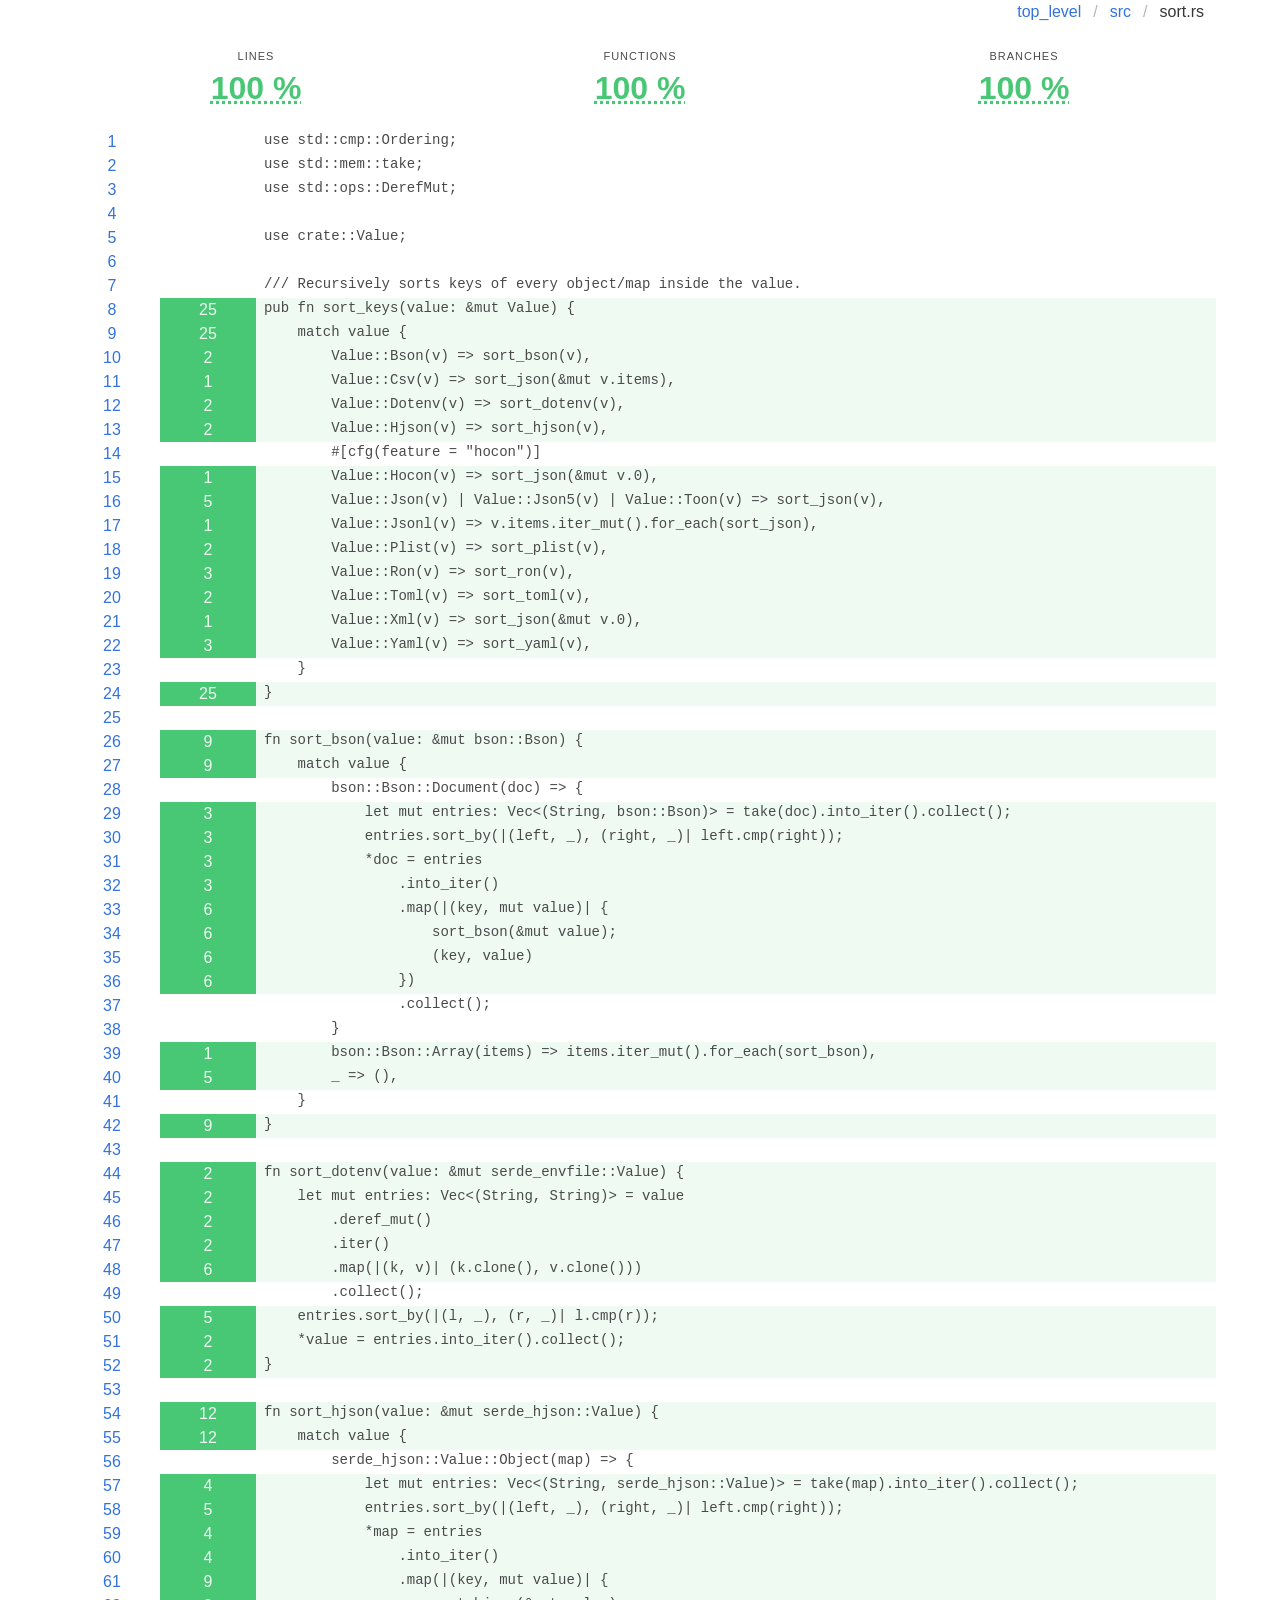
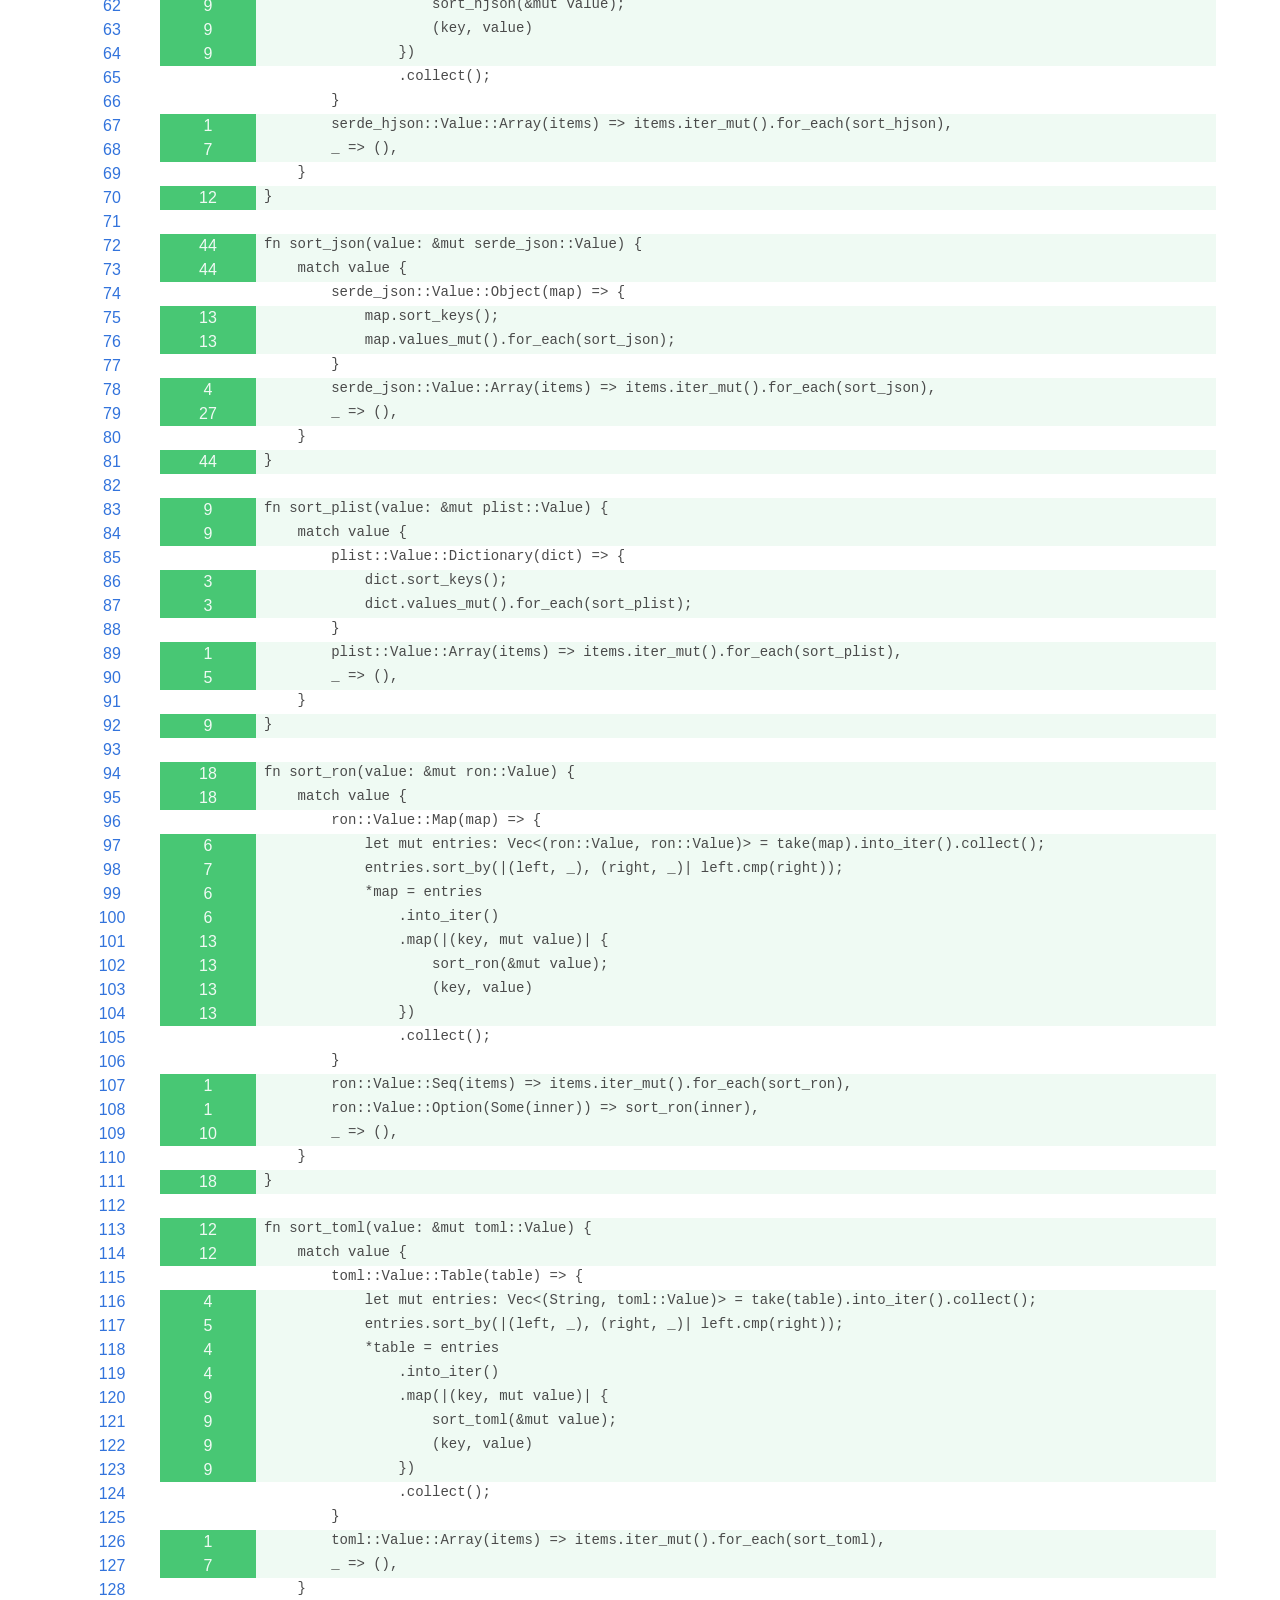
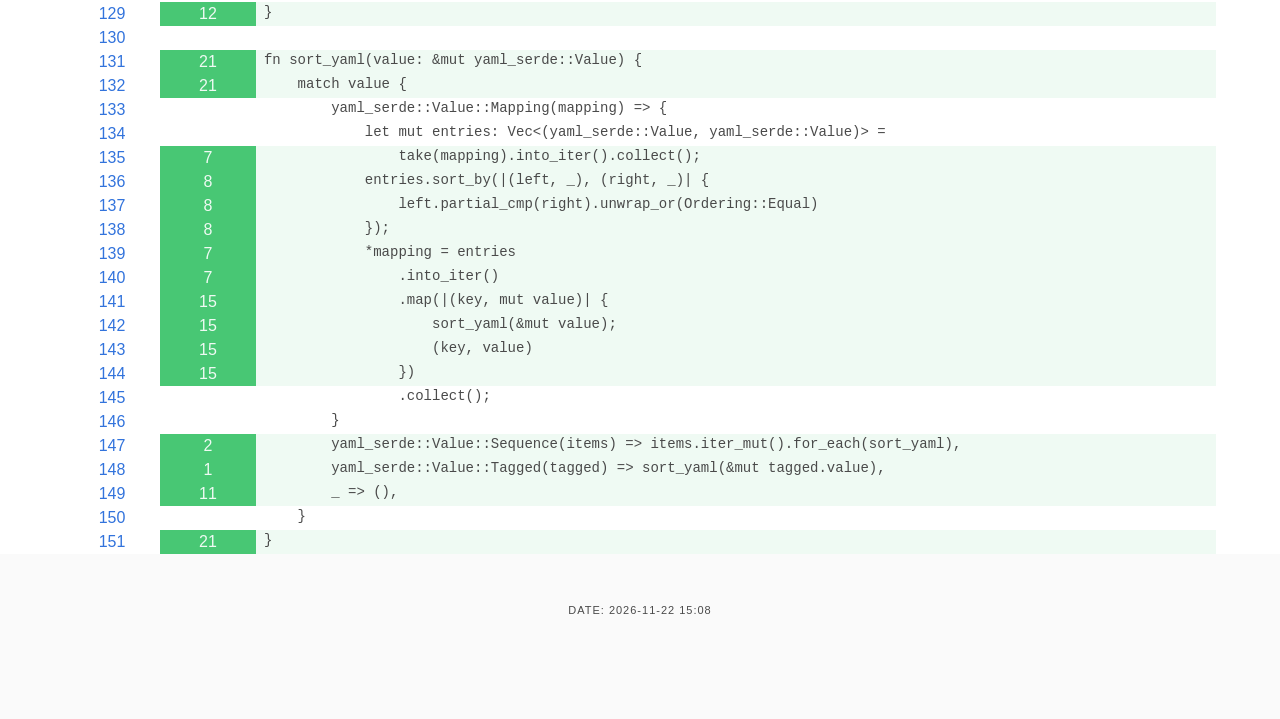
<file: htmlcov/src/sort.rs.html>
<!DOCTYPE html>
<html lang="en-us">
    <head><meta charset="utf-8">
        <meta name="viewport" content="width=device-width, initial-scale=1">
        <title>Grcov report - sort.rs </title>
        <link rel="stylesheet" href="../bulma.min.css"></head>
    <body>
        <div class="container">
    <nav class="breadcrumb is-right" aria-label="breadcrumbs">
        <ul><li><a href="../index.html">top_level</a></li><li><a href="./index.html">src</a></li><li class="is-active"><a href="#">sort.rs</a></li>
        </ul>
    </nav>
    <nav class="level">
        <div class="level-item has-text-centered">
        <div>
            <p class="heading">Lines</p>
            <p class="title has-text-success">
                <abbr title="106 / 106">100 %</abbr></p>
        </div>
    </div>

        <div class="level-item has-text-centered">
        <div>
            <p class="heading">Functions</p>
            <p class="title has-text-success">
                <abbr title="21 / 21">100 %</abbr></p>
        </div>
    </div>

        
	    <div class="level-item has-text-centered">
        <div>
            <p class="heading">Branches</p>
            <p class="title has-text-success">
                <abbr title="0 / 0">100 %</abbr></p>
        </div>
    </div>

	
    </nav>

    <div role="table" aria-label="Coverage report"><div class="columns p-0 m-0" role="row">
            <div
                class="column is-1 is-narrow p-0 has-text-centered"
                id="1"
                role="cell">
                <a href="#1">1</a>
            </div>
            <div
                class="column is-1 is-narrow p-0 has-text-centered has-text-white has-background-white"
                role="cell" aria-label="no coverage">
                
            </div>
            <div class="column has-background-white p-0"
                 role="cell">
                <pre class="has-background-white py-0 px-2">use std::cmp::Ordering;</pre>
            </div>
        </div><div class="columns p-0 m-0" role="row">
            <div
                class="column is-1 is-narrow p-0 has-text-centered"
                id="2"
                role="cell">
                <a href="#2">2</a>
            </div>
            <div
                class="column is-1 is-narrow p-0 has-text-centered has-text-white has-background-white"
                role="cell" aria-label="no coverage">
                
            </div>
            <div class="column has-background-white p-0"
                 role="cell">
                <pre class="has-background-white py-0 px-2">use std::mem::take;</pre>
            </div>
        </div><div class="columns p-0 m-0" role="row">
            <div
                class="column is-1 is-narrow p-0 has-text-centered"
                id="3"
                role="cell">
                <a href="#3">3</a>
            </div>
            <div
                class="column is-1 is-narrow p-0 has-text-centered has-text-white has-background-white"
                role="cell" aria-label="no coverage">
                
            </div>
            <div class="column has-background-white p-0"
                 role="cell">
                <pre class="has-background-white py-0 px-2">use std::ops::DerefMut;</pre>
            </div>
        </div><div class="columns p-0 m-0" role="row">
            <div
                class="column is-1 is-narrow p-0 has-text-centered"
                id="4"
                role="cell">
                <a href="#4">4</a>
            </div>
            <div
                class="column is-1 is-narrow p-0 has-text-centered has-text-white has-background-white"
                role="cell" aria-label="no coverage">
                
            </div>
            <div class="column has-background-white p-0"
                 role="cell">
                <pre class="has-background-white py-0 px-2"></pre>
            </div>
        </div><div class="columns p-0 m-0" role="row">
            <div
                class="column is-1 is-narrow p-0 has-text-centered"
                id="5"
                role="cell">
                <a href="#5">5</a>
            </div>
            <div
                class="column is-1 is-narrow p-0 has-text-centered has-text-white has-background-white"
                role="cell" aria-label="no coverage">
                
            </div>
            <div class="column has-background-white p-0"
                 role="cell">
                <pre class="has-background-white py-0 px-2">use crate::Value;</pre>
            </div>
        </div><div class="columns p-0 m-0" role="row">
            <div
                class="column is-1 is-narrow p-0 has-text-centered"
                id="6"
                role="cell">
                <a href="#6">6</a>
            </div>
            <div
                class="column is-1 is-narrow p-0 has-text-centered has-text-white has-background-white"
                role="cell" aria-label="no coverage">
                
            </div>
            <div class="column has-background-white p-0"
                 role="cell">
                <pre class="has-background-white py-0 px-2"></pre>
            </div>
        </div><div class="columns p-0 m-0" role="row">
            <div
                class="column is-1 is-narrow p-0 has-text-centered"
                id="7"
                role="cell">
                <a href="#7">7</a>
            </div>
            <div
                class="column is-1 is-narrow p-0 has-text-centered has-text-white has-background-white"
                role="cell" aria-label="no coverage">
                
            </div>
            <div class="column has-background-white p-0"
                 role="cell">
                <pre class="has-background-white py-0 px-2">&#x2F;&#x2F;&#x2F; Recursively sorts keys of every object&#x2F;map inside the value.</pre>
            </div>
        </div><div class="columns p-0 m-0" role="row">
            <div
                class="column is-1 is-narrow p-0 has-text-centered"
                id="8"
                role="cell">
                <a href="#8">8</a>
            </div>
            <div
                class="column is-1 is-narrow p-0 has-text-centered has-text-success-light has-background-success"
                role="cell" aria-label="25">
                25
            </div>
            <div class="column has-background-success-light p-0"
                 role="cell">
                <pre class="has-background-success-light py-0 px-2">pub fn sort_keys(value: &amp;mut Value) {</pre>
            </div>
        </div><div class="columns p-0 m-0" role="row">
            <div
                class="column is-1 is-narrow p-0 has-text-centered"
                id="9"
                role="cell">
                <a href="#9">9</a>
            </div>
            <div
                class="column is-1 is-narrow p-0 has-text-centered has-text-success-light has-background-success"
                role="cell" aria-label="25">
                25
            </div>
            <div class="column has-background-success-light p-0"
                 role="cell">
                <pre class="has-background-success-light py-0 px-2">    match value {</pre>
            </div>
        </div><div class="columns p-0 m-0" role="row">
            <div
                class="column is-1 is-narrow p-0 has-text-centered"
                id="10"
                role="cell">
                <a href="#10">10</a>
            </div>
            <div
                class="column is-1 is-narrow p-0 has-text-centered has-text-success-light has-background-success"
                role="cell" aria-label="2">
                2
            </div>
            <div class="column has-background-success-light p-0"
                 role="cell">
                <pre class="has-background-success-light py-0 px-2">        Value::Bson(v) =&gt; sort_bson(v),</pre>
            </div>
        </div><div class="columns p-0 m-0" role="row">
            <div
                class="column is-1 is-narrow p-0 has-text-centered"
                id="11"
                role="cell">
                <a href="#11">11</a>
            </div>
            <div
                class="column is-1 is-narrow p-0 has-text-centered has-text-success-light has-background-success"
                role="cell" aria-label="1">
                1
            </div>
            <div class="column has-background-success-light p-0"
                 role="cell">
                <pre class="has-background-success-light py-0 px-2">        Value::Csv(v) =&gt; sort_json(&amp;mut v.items),</pre>
            </div>
        </div><div class="columns p-0 m-0" role="row">
            <div
                class="column is-1 is-narrow p-0 has-text-centered"
                id="12"
                role="cell">
                <a href="#12">12</a>
            </div>
            <div
                class="column is-1 is-narrow p-0 has-text-centered has-text-success-light has-background-success"
                role="cell" aria-label="2">
                2
            </div>
            <div class="column has-background-success-light p-0"
                 role="cell">
                <pre class="has-background-success-light py-0 px-2">        Value::Dotenv(v) =&gt; sort_dotenv(v),</pre>
            </div>
        </div><div class="columns p-0 m-0" role="row">
            <div
                class="column is-1 is-narrow p-0 has-text-centered"
                id="13"
                role="cell">
                <a href="#13">13</a>
            </div>
            <div
                class="column is-1 is-narrow p-0 has-text-centered has-text-success-light has-background-success"
                role="cell" aria-label="2">
                2
            </div>
            <div class="column has-background-success-light p-0"
                 role="cell">
                <pre class="has-background-success-light py-0 px-2">        Value::Hjson(v) =&gt; sort_hjson(v),</pre>
            </div>
        </div><div class="columns p-0 m-0" role="row">
            <div
                class="column is-1 is-narrow p-0 has-text-centered"
                id="14"
                role="cell">
                <a href="#14">14</a>
            </div>
            <div
                class="column is-1 is-narrow p-0 has-text-centered has-text-white has-background-white"
                role="cell" aria-label="no coverage">
                
            </div>
            <div class="column has-background-white p-0"
                 role="cell">
                <pre class="has-background-white py-0 px-2">        #[cfg(feature = &quot;hocon&quot;)]</pre>
            </div>
        </div><div class="columns p-0 m-0" role="row">
            <div
                class="column is-1 is-narrow p-0 has-text-centered"
                id="15"
                role="cell">
                <a href="#15">15</a>
            </div>
            <div
                class="column is-1 is-narrow p-0 has-text-centered has-text-success-light has-background-success"
                role="cell" aria-label="1">
                1
            </div>
            <div class="column has-background-success-light p-0"
                 role="cell">
                <pre class="has-background-success-light py-0 px-2">        Value::Hocon(v) =&gt; sort_json(&amp;mut v.0),</pre>
            </div>
        </div><div class="columns p-0 m-0" role="row">
            <div
                class="column is-1 is-narrow p-0 has-text-centered"
                id="16"
                role="cell">
                <a href="#16">16</a>
            </div>
            <div
                class="column is-1 is-narrow p-0 has-text-centered has-text-success-light has-background-success"
                role="cell" aria-label="5">
                5
            </div>
            <div class="column has-background-success-light p-0"
                 role="cell">
                <pre class="has-background-success-light py-0 px-2">        Value::Json(v) | Value::Json5(v) | Value::Toon(v) =&gt; sort_json(v),</pre>
            </div>
        </div><div class="columns p-0 m-0" role="row">
            <div
                class="column is-1 is-narrow p-0 has-text-centered"
                id="17"
                role="cell">
                <a href="#17">17</a>
            </div>
            <div
                class="column is-1 is-narrow p-0 has-text-centered has-text-success-light has-background-success"
                role="cell" aria-label="1">
                1
            </div>
            <div class="column has-background-success-light p-0"
                 role="cell">
                <pre class="has-background-success-light py-0 px-2">        Value::Jsonl(v) =&gt; v.items.iter_mut().for_each(sort_json),</pre>
            </div>
        </div><div class="columns p-0 m-0" role="row">
            <div
                class="column is-1 is-narrow p-0 has-text-centered"
                id="18"
                role="cell">
                <a href="#18">18</a>
            </div>
            <div
                class="column is-1 is-narrow p-0 has-text-centered has-text-success-light has-background-success"
                role="cell" aria-label="2">
                2
            </div>
            <div class="column has-background-success-light p-0"
                 role="cell">
                <pre class="has-background-success-light py-0 px-2">        Value::Plist(v) =&gt; sort_plist(v),</pre>
            </div>
        </div><div class="columns p-0 m-0" role="row">
            <div
                class="column is-1 is-narrow p-0 has-text-centered"
                id="19"
                role="cell">
                <a href="#19">19</a>
            </div>
            <div
                class="column is-1 is-narrow p-0 has-text-centered has-text-success-light has-background-success"
                role="cell" aria-label="3">
                3
            </div>
            <div class="column has-background-success-light p-0"
                 role="cell">
                <pre class="has-background-success-light py-0 px-2">        Value::Ron(v) =&gt; sort_ron(v),</pre>
            </div>
        </div><div class="columns p-0 m-0" role="row">
            <div
                class="column is-1 is-narrow p-0 has-text-centered"
                id="20"
                role="cell">
                <a href="#20">20</a>
            </div>
            <div
                class="column is-1 is-narrow p-0 has-text-centered has-text-success-light has-background-success"
                role="cell" aria-label="2">
                2
            </div>
            <div class="column has-background-success-light p-0"
                 role="cell">
                <pre class="has-background-success-light py-0 px-2">        Value::Toml(v) =&gt; sort_toml(v),</pre>
            </div>
        </div><div class="columns p-0 m-0" role="row">
            <div
                class="column is-1 is-narrow p-0 has-text-centered"
                id="21"
                role="cell">
                <a href="#21">21</a>
            </div>
            <div
                class="column is-1 is-narrow p-0 has-text-centered has-text-success-light has-background-success"
                role="cell" aria-label="1">
                1
            </div>
            <div class="column has-background-success-light p-0"
                 role="cell">
                <pre class="has-background-success-light py-0 px-2">        Value::Xml(v) =&gt; sort_json(&amp;mut v.0),</pre>
            </div>
        </div><div class="columns p-0 m-0" role="row">
            <div
                class="column is-1 is-narrow p-0 has-text-centered"
                id="22"
                role="cell">
                <a href="#22">22</a>
            </div>
            <div
                class="column is-1 is-narrow p-0 has-text-centered has-text-success-light has-background-success"
                role="cell" aria-label="3">
                3
            </div>
            <div class="column has-background-success-light p-0"
                 role="cell">
                <pre class="has-background-success-light py-0 px-2">        Value::Yaml(v) =&gt; sort_yaml(v),</pre>
            </div>
        </div><div class="columns p-0 m-0" role="row">
            <div
                class="column is-1 is-narrow p-0 has-text-centered"
                id="23"
                role="cell">
                <a href="#23">23</a>
            </div>
            <div
                class="column is-1 is-narrow p-0 has-text-centered has-text-white has-background-white"
                role="cell" aria-label="no coverage">
                
            </div>
            <div class="column has-background-white p-0"
                 role="cell">
                <pre class="has-background-white py-0 px-2">    }</pre>
            </div>
        </div><div class="columns p-0 m-0" role="row">
            <div
                class="column is-1 is-narrow p-0 has-text-centered"
                id="24"
                role="cell">
                <a href="#24">24</a>
            </div>
            <div
                class="column is-1 is-narrow p-0 has-text-centered has-text-success-light has-background-success"
                role="cell" aria-label="25">
                25
            </div>
            <div class="column has-background-success-light p-0"
                 role="cell">
                <pre class="has-background-success-light py-0 px-2">}</pre>
            </div>
        </div><div class="columns p-0 m-0" role="row">
            <div
                class="column is-1 is-narrow p-0 has-text-centered"
                id="25"
                role="cell">
                <a href="#25">25</a>
            </div>
            <div
                class="column is-1 is-narrow p-0 has-text-centered has-text-white has-background-white"
                role="cell" aria-label="no coverage">
                
            </div>
            <div class="column has-background-white p-0"
                 role="cell">
                <pre class="has-background-white py-0 px-2"></pre>
            </div>
        </div><div class="columns p-0 m-0" role="row">
            <div
                class="column is-1 is-narrow p-0 has-text-centered"
                id="26"
                role="cell">
                <a href="#26">26</a>
            </div>
            <div
                class="column is-1 is-narrow p-0 has-text-centered has-text-success-light has-background-success"
                role="cell" aria-label="9">
                9
            </div>
            <div class="column has-background-success-light p-0"
                 role="cell">
                <pre class="has-background-success-light py-0 px-2">fn sort_bson(value: &amp;mut bson::Bson) {</pre>
            </div>
        </div><div class="columns p-0 m-0" role="row">
            <div
                class="column is-1 is-narrow p-0 has-text-centered"
                id="27"
                role="cell">
                <a href="#27">27</a>
            </div>
            <div
                class="column is-1 is-narrow p-0 has-text-centered has-text-success-light has-background-success"
                role="cell" aria-label="9">
                9
            </div>
            <div class="column has-background-success-light p-0"
                 role="cell">
                <pre class="has-background-success-light py-0 px-2">    match value {</pre>
            </div>
        </div><div class="columns p-0 m-0" role="row">
            <div
                class="column is-1 is-narrow p-0 has-text-centered"
                id="28"
                role="cell">
                <a href="#28">28</a>
            </div>
            <div
                class="column is-1 is-narrow p-0 has-text-centered has-text-white has-background-white"
                role="cell" aria-label="no coverage">
                
            </div>
            <div class="column has-background-white p-0"
                 role="cell">
                <pre class="has-background-white py-0 px-2">        bson::Bson::Document(doc) =&gt; {</pre>
            </div>
        </div><div class="columns p-0 m-0" role="row">
            <div
                class="column is-1 is-narrow p-0 has-text-centered"
                id="29"
                role="cell">
                <a href="#29">29</a>
            </div>
            <div
                class="column is-1 is-narrow p-0 has-text-centered has-text-success-light has-background-success"
                role="cell" aria-label="3">
                3
            </div>
            <div class="column has-background-success-light p-0"
                 role="cell">
                <pre class="has-background-success-light py-0 px-2">            let mut entries: Vec&lt;(String, bson::Bson)&gt; = take(doc).into_iter().collect();</pre>
            </div>
        </div><div class="columns p-0 m-0" role="row">
            <div
                class="column is-1 is-narrow p-0 has-text-centered"
                id="30"
                role="cell">
                <a href="#30">30</a>
            </div>
            <div
                class="column is-1 is-narrow p-0 has-text-centered has-text-success-light has-background-success"
                role="cell" aria-label="3">
                3
            </div>
            <div class="column has-background-success-light p-0"
                 role="cell">
                <pre class="has-background-success-light py-0 px-2">            entries.sort_by(|(left, _), (right, _)| left.cmp(right));</pre>
            </div>
        </div><div class="columns p-0 m-0" role="row">
            <div
                class="column is-1 is-narrow p-0 has-text-centered"
                id="31"
                role="cell">
                <a href="#31">31</a>
            </div>
            <div
                class="column is-1 is-narrow p-0 has-text-centered has-text-success-light has-background-success"
                role="cell" aria-label="3">
                3
            </div>
            <div class="column has-background-success-light p-0"
                 role="cell">
                <pre class="has-background-success-light py-0 px-2">            *doc = entries</pre>
            </div>
        </div><div class="columns p-0 m-0" role="row">
            <div
                class="column is-1 is-narrow p-0 has-text-centered"
                id="32"
                role="cell">
                <a href="#32">32</a>
            </div>
            <div
                class="column is-1 is-narrow p-0 has-text-centered has-text-success-light has-background-success"
                role="cell" aria-label="3">
                3
            </div>
            <div class="column has-background-success-light p-0"
                 role="cell">
                <pre class="has-background-success-light py-0 px-2">                .into_iter()</pre>
            </div>
        </div><div class="columns p-0 m-0" role="row">
            <div
                class="column is-1 is-narrow p-0 has-text-centered"
                id="33"
                role="cell">
                <a href="#33">33</a>
            </div>
            <div
                class="column is-1 is-narrow p-0 has-text-centered has-text-success-light has-background-success"
                role="cell" aria-label="6">
                6
            </div>
            <div class="column has-background-success-light p-0"
                 role="cell">
                <pre class="has-background-success-light py-0 px-2">                .map(|(key, mut value)| {</pre>
            </div>
        </div><div class="columns p-0 m-0" role="row">
            <div
                class="column is-1 is-narrow p-0 has-text-centered"
                id="34"
                role="cell">
                <a href="#34">34</a>
            </div>
            <div
                class="column is-1 is-narrow p-0 has-text-centered has-text-success-light has-background-success"
                role="cell" aria-label="6">
                6
            </div>
            <div class="column has-background-success-light p-0"
                 role="cell">
                <pre class="has-background-success-light py-0 px-2">                    sort_bson(&amp;mut value);</pre>
            </div>
        </div><div class="columns p-0 m-0" role="row">
            <div
                class="column is-1 is-narrow p-0 has-text-centered"
                id="35"
                role="cell">
                <a href="#35">35</a>
            </div>
            <div
                class="column is-1 is-narrow p-0 has-text-centered has-text-success-light has-background-success"
                role="cell" aria-label="6">
                6
            </div>
            <div class="column has-background-success-light p-0"
                 role="cell">
                <pre class="has-background-success-light py-0 px-2">                    (key, value)</pre>
            </div>
        </div><div class="columns p-0 m-0" role="row">
            <div
                class="column is-1 is-narrow p-0 has-text-centered"
                id="36"
                role="cell">
                <a href="#36">36</a>
            </div>
            <div
                class="column is-1 is-narrow p-0 has-text-centered has-text-success-light has-background-success"
                role="cell" aria-label="6">
                6
            </div>
            <div class="column has-background-success-light p-0"
                 role="cell">
                <pre class="has-background-success-light py-0 px-2">                })</pre>
            </div>
        </div><div class="columns p-0 m-0" role="row">
            <div
                class="column is-1 is-narrow p-0 has-text-centered"
                id="37"
                role="cell">
                <a href="#37">37</a>
            </div>
            <div
                class="column is-1 is-narrow p-0 has-text-centered has-text-white has-background-white"
                role="cell" aria-label="no coverage">
                
            </div>
            <div class="column has-background-white p-0"
                 role="cell">
                <pre class="has-background-white py-0 px-2">                .collect();</pre>
            </div>
        </div><div class="columns p-0 m-0" role="row">
            <div
                class="column is-1 is-narrow p-0 has-text-centered"
                id="38"
                role="cell">
                <a href="#38">38</a>
            </div>
            <div
                class="column is-1 is-narrow p-0 has-text-centered has-text-white has-background-white"
                role="cell" aria-label="no coverage">
                
            </div>
            <div class="column has-background-white p-0"
                 role="cell">
                <pre class="has-background-white py-0 px-2">        }</pre>
            </div>
        </div><div class="columns p-0 m-0" role="row">
            <div
                class="column is-1 is-narrow p-0 has-text-centered"
                id="39"
                role="cell">
                <a href="#39">39</a>
            </div>
            <div
                class="column is-1 is-narrow p-0 has-text-centered has-text-success-light has-background-success"
                role="cell" aria-label="1">
                1
            </div>
            <div class="column has-background-success-light p-0"
                 role="cell">
                <pre class="has-background-success-light py-0 px-2">        bson::Bson::Array(items) =&gt; items.iter_mut().for_each(sort_bson),</pre>
            </div>
        </div><div class="columns p-0 m-0" role="row">
            <div
                class="column is-1 is-narrow p-0 has-text-centered"
                id="40"
                role="cell">
                <a href="#40">40</a>
            </div>
            <div
                class="column is-1 is-narrow p-0 has-text-centered has-text-success-light has-background-success"
                role="cell" aria-label="5">
                5
            </div>
            <div class="column has-background-success-light p-0"
                 role="cell">
                <pre class="has-background-success-light py-0 px-2">        _ =&gt; (),</pre>
            </div>
        </div><div class="columns p-0 m-0" role="row">
            <div
                class="column is-1 is-narrow p-0 has-text-centered"
                id="41"
                role="cell">
                <a href="#41">41</a>
            </div>
            <div
                class="column is-1 is-narrow p-0 has-text-centered has-text-white has-background-white"
                role="cell" aria-label="no coverage">
                
            </div>
            <div class="column has-background-white p-0"
                 role="cell">
                <pre class="has-background-white py-0 px-2">    }</pre>
            </div>
        </div><div class="columns p-0 m-0" role="row">
            <div
                class="column is-1 is-narrow p-0 has-text-centered"
                id="42"
                role="cell">
                <a href="#42">42</a>
            </div>
            <div
                class="column is-1 is-narrow p-0 has-text-centered has-text-success-light has-background-success"
                role="cell" aria-label="9">
                9
            </div>
            <div class="column has-background-success-light p-0"
                 role="cell">
                <pre class="has-background-success-light py-0 px-2">}</pre>
            </div>
        </div><div class="columns p-0 m-0" role="row">
            <div
                class="column is-1 is-narrow p-0 has-text-centered"
                id="43"
                role="cell">
                <a href="#43">43</a>
            </div>
            <div
                class="column is-1 is-narrow p-0 has-text-centered has-text-white has-background-white"
                role="cell" aria-label="no coverage">
                
            </div>
            <div class="column has-background-white p-0"
                 role="cell">
                <pre class="has-background-white py-0 px-2"></pre>
            </div>
        </div><div class="columns p-0 m-0" role="row">
            <div
                class="column is-1 is-narrow p-0 has-text-centered"
                id="44"
                role="cell">
                <a href="#44">44</a>
            </div>
            <div
                class="column is-1 is-narrow p-0 has-text-centered has-text-success-light has-background-success"
                role="cell" aria-label="2">
                2
            </div>
            <div class="column has-background-success-light p-0"
                 role="cell">
                <pre class="has-background-success-light py-0 px-2">fn sort_dotenv(value: &amp;mut serde_envfile::Value) {</pre>
            </div>
        </div><div class="columns p-0 m-0" role="row">
            <div
                class="column is-1 is-narrow p-0 has-text-centered"
                id="45"
                role="cell">
                <a href="#45">45</a>
            </div>
            <div
                class="column is-1 is-narrow p-0 has-text-centered has-text-success-light has-background-success"
                role="cell" aria-label="2">
                2
            </div>
            <div class="column has-background-success-light p-0"
                 role="cell">
                <pre class="has-background-success-light py-0 px-2">    let mut entries: Vec&lt;(String, String)&gt; = value</pre>
            </div>
        </div><div class="columns p-0 m-0" role="row">
            <div
                class="column is-1 is-narrow p-0 has-text-centered"
                id="46"
                role="cell">
                <a href="#46">46</a>
            </div>
            <div
                class="column is-1 is-narrow p-0 has-text-centered has-text-success-light has-background-success"
                role="cell" aria-label="2">
                2
            </div>
            <div class="column has-background-success-light p-0"
                 role="cell">
                <pre class="has-background-success-light py-0 px-2">        .deref_mut()</pre>
            </div>
        </div><div class="columns p-0 m-0" role="row">
            <div
                class="column is-1 is-narrow p-0 has-text-centered"
                id="47"
                role="cell">
                <a href="#47">47</a>
            </div>
            <div
                class="column is-1 is-narrow p-0 has-text-centered has-text-success-light has-background-success"
                role="cell" aria-label="2">
                2
            </div>
            <div class="column has-background-success-light p-0"
                 role="cell">
                <pre class="has-background-success-light py-0 px-2">        .iter()</pre>
            </div>
        </div><div class="columns p-0 m-0" role="row">
            <div
                class="column is-1 is-narrow p-0 has-text-centered"
                id="48"
                role="cell">
                <a href="#48">48</a>
            </div>
            <div
                class="column is-1 is-narrow p-0 has-text-centered has-text-success-light has-background-success"
                role="cell" aria-label="6">
                6
            </div>
            <div class="column has-background-success-light p-0"
                 role="cell">
                <pre class="has-background-success-light py-0 px-2">        .map(|(k, v)| (k.clone(), v.clone()))</pre>
            </div>
        </div><div class="columns p-0 m-0" role="row">
            <div
                class="column is-1 is-narrow p-0 has-text-centered"
                id="49"
                role="cell">
                <a href="#49">49</a>
            </div>
            <div
                class="column is-1 is-narrow p-0 has-text-centered has-text-white has-background-white"
                role="cell" aria-label="no coverage">
                
            </div>
            <div class="column has-background-white p-0"
                 role="cell">
                <pre class="has-background-white py-0 px-2">        .collect();</pre>
            </div>
        </div><div class="columns p-0 m-0" role="row">
            <div
                class="column is-1 is-narrow p-0 has-text-centered"
                id="50"
                role="cell">
                <a href="#50">50</a>
            </div>
            <div
                class="column is-1 is-narrow p-0 has-text-centered has-text-success-light has-background-success"
                role="cell" aria-label="5">
                5
            </div>
            <div class="column has-background-success-light p-0"
                 role="cell">
                <pre class="has-background-success-light py-0 px-2">    entries.sort_by(|(l, _), (r, _)| l.cmp(r));</pre>
            </div>
        </div><div class="columns p-0 m-0" role="row">
            <div
                class="column is-1 is-narrow p-0 has-text-centered"
                id="51"
                role="cell">
                <a href="#51">51</a>
            </div>
            <div
                class="column is-1 is-narrow p-0 has-text-centered has-text-success-light has-background-success"
                role="cell" aria-label="2">
                2
            </div>
            <div class="column has-background-success-light p-0"
                 role="cell">
                <pre class="has-background-success-light py-0 px-2">    *value = entries.into_iter().collect();</pre>
            </div>
        </div><div class="columns p-0 m-0" role="row">
            <div
                class="column is-1 is-narrow p-0 has-text-centered"
                id="52"
                role="cell">
                <a href="#52">52</a>
            </div>
            <div
                class="column is-1 is-narrow p-0 has-text-centered has-text-success-light has-background-success"
                role="cell" aria-label="2">
                2
            </div>
            <div class="column has-background-success-light p-0"
                 role="cell">
                <pre class="has-background-success-light py-0 px-2">}</pre>
            </div>
        </div><div class="columns p-0 m-0" role="row">
            <div
                class="column is-1 is-narrow p-0 has-text-centered"
                id="53"
                role="cell">
                <a href="#53">53</a>
            </div>
            <div
                class="column is-1 is-narrow p-0 has-text-centered has-text-white has-background-white"
                role="cell" aria-label="no coverage">
                
            </div>
            <div class="column has-background-white p-0"
                 role="cell">
                <pre class="has-background-white py-0 px-2"></pre>
            </div>
        </div><div class="columns p-0 m-0" role="row">
            <div
                class="column is-1 is-narrow p-0 has-text-centered"
                id="54"
                role="cell">
                <a href="#54">54</a>
            </div>
            <div
                class="column is-1 is-narrow p-0 has-text-centered has-text-success-light has-background-success"
                role="cell" aria-label="12">
                12
            </div>
            <div class="column has-background-success-light p-0"
                 role="cell">
                <pre class="has-background-success-light py-0 px-2">fn sort_hjson(value: &amp;mut serde_hjson::Value) {</pre>
            </div>
        </div><div class="columns p-0 m-0" role="row">
            <div
                class="column is-1 is-narrow p-0 has-text-centered"
                id="55"
                role="cell">
                <a href="#55">55</a>
            </div>
            <div
                class="column is-1 is-narrow p-0 has-text-centered has-text-success-light has-background-success"
                role="cell" aria-label="12">
                12
            </div>
            <div class="column has-background-success-light p-0"
                 role="cell">
                <pre class="has-background-success-light py-0 px-2">    match value {</pre>
            </div>
        </div><div class="columns p-0 m-0" role="row">
            <div
                class="column is-1 is-narrow p-0 has-text-centered"
                id="56"
                role="cell">
                <a href="#56">56</a>
            </div>
            <div
                class="column is-1 is-narrow p-0 has-text-centered has-text-white has-background-white"
                role="cell" aria-label="no coverage">
                
            </div>
            <div class="column has-background-white p-0"
                 role="cell">
                <pre class="has-background-white py-0 px-2">        serde_hjson::Value::Object(map) =&gt; {</pre>
            </div>
        </div><div class="columns p-0 m-0" role="row">
            <div
                class="column is-1 is-narrow p-0 has-text-centered"
                id="57"
                role="cell">
                <a href="#57">57</a>
            </div>
            <div
                class="column is-1 is-narrow p-0 has-text-centered has-text-success-light has-background-success"
                role="cell" aria-label="4">
                4
            </div>
            <div class="column has-background-success-light p-0"
                 role="cell">
                <pre class="has-background-success-light py-0 px-2">            let mut entries: Vec&lt;(String, serde_hjson::Value)&gt; = take(map).into_iter().collect();</pre>
            </div>
        </div><div class="columns p-0 m-0" role="row">
            <div
                class="column is-1 is-narrow p-0 has-text-centered"
                id="58"
                role="cell">
                <a href="#58">58</a>
            </div>
            <div
                class="column is-1 is-narrow p-0 has-text-centered has-text-success-light has-background-success"
                role="cell" aria-label="5">
                5
            </div>
            <div class="column has-background-success-light p-0"
                 role="cell">
                <pre class="has-background-success-light py-0 px-2">            entries.sort_by(|(left, _), (right, _)| left.cmp(right));</pre>
            </div>
        </div><div class="columns p-0 m-0" role="row">
            <div
                class="column is-1 is-narrow p-0 has-text-centered"
                id="59"
                role="cell">
                <a href="#59">59</a>
            </div>
            <div
                class="column is-1 is-narrow p-0 has-text-centered has-text-success-light has-background-success"
                role="cell" aria-label="4">
                4
            </div>
            <div class="column has-background-success-light p-0"
                 role="cell">
                <pre class="has-background-success-light py-0 px-2">            *map = entries</pre>
            </div>
        </div><div class="columns p-0 m-0" role="row">
            <div
                class="column is-1 is-narrow p-0 has-text-centered"
                id="60"
                role="cell">
                <a href="#60">60</a>
            </div>
            <div
                class="column is-1 is-narrow p-0 has-text-centered has-text-success-light has-background-success"
                role="cell" aria-label="4">
                4
            </div>
            <div class="column has-background-success-light p-0"
                 role="cell">
                <pre class="has-background-success-light py-0 px-2">                .into_iter()</pre>
            </div>
        </div><div class="columns p-0 m-0" role="row">
            <div
                class="column is-1 is-narrow p-0 has-text-centered"
                id="61"
                role="cell">
                <a href="#61">61</a>
            </div>
            <div
                class="column is-1 is-narrow p-0 has-text-centered has-text-success-light has-background-success"
                role="cell" aria-label="9">
                9
            </div>
            <div class="column has-background-success-light p-0"
                 role="cell">
                <pre class="has-background-success-light py-0 px-2">                .map(|(key, mut value)| {</pre>
            </div>
        </div><div class="columns p-0 m-0" role="row">
            <div
                class="column is-1 is-narrow p-0 has-text-centered"
                id="62"
                role="cell">
                <a href="#62">62</a>
            </div>
            <div
                class="column is-1 is-narrow p-0 has-text-centered has-text-success-light has-background-success"
                role="cell" aria-label="9">
                9
            </div>
            <div class="column has-background-success-light p-0"
                 role="cell">
                <pre class="has-background-success-light py-0 px-2">                    sort_hjson(&amp;mut value);</pre>
            </div>
        </div><div class="columns p-0 m-0" role="row">
            <div
                class="column is-1 is-narrow p-0 has-text-centered"
                id="63"
                role="cell">
                <a href="#63">63</a>
            </div>
            <div
                class="column is-1 is-narrow p-0 has-text-centered has-text-success-light has-background-success"
                role="cell" aria-label="9">
                9
            </div>
            <div class="column has-background-success-light p-0"
                 role="cell">
                <pre class="has-background-success-light py-0 px-2">                    (key, value)</pre>
            </div>
        </div><div class="columns p-0 m-0" role="row">
            <div
                class="column is-1 is-narrow p-0 has-text-centered"
                id="64"
                role="cell">
                <a href="#64">64</a>
            </div>
            <div
                class="column is-1 is-narrow p-0 has-text-centered has-text-success-light has-background-success"
                role="cell" aria-label="9">
                9
            </div>
            <div class="column has-background-success-light p-0"
                 role="cell">
                <pre class="has-background-success-light py-0 px-2">                })</pre>
            </div>
        </div><div class="columns p-0 m-0" role="row">
            <div
                class="column is-1 is-narrow p-0 has-text-centered"
                id="65"
                role="cell">
                <a href="#65">65</a>
            </div>
            <div
                class="column is-1 is-narrow p-0 has-text-centered has-text-white has-background-white"
                role="cell" aria-label="no coverage">
                
            </div>
            <div class="column has-background-white p-0"
                 role="cell">
                <pre class="has-background-white py-0 px-2">                .collect();</pre>
            </div>
        </div><div class="columns p-0 m-0" role="row">
            <div
                class="column is-1 is-narrow p-0 has-text-centered"
                id="66"
                role="cell">
                <a href="#66">66</a>
            </div>
            <div
                class="column is-1 is-narrow p-0 has-text-centered has-text-white has-background-white"
                role="cell" aria-label="no coverage">
                
            </div>
            <div class="column has-background-white p-0"
                 role="cell">
                <pre class="has-background-white py-0 px-2">        }</pre>
            </div>
        </div><div class="columns p-0 m-0" role="row">
            <div
                class="column is-1 is-narrow p-0 has-text-centered"
                id="67"
                role="cell">
                <a href="#67">67</a>
            </div>
            <div
                class="column is-1 is-narrow p-0 has-text-centered has-text-success-light has-background-success"
                role="cell" aria-label="1">
                1
            </div>
            <div class="column has-background-success-light p-0"
                 role="cell">
                <pre class="has-background-success-light py-0 px-2">        serde_hjson::Value::Array(items) =&gt; items.iter_mut().for_each(sort_hjson),</pre>
            </div>
        </div><div class="columns p-0 m-0" role="row">
            <div
                class="column is-1 is-narrow p-0 has-text-centered"
                id="68"
                role="cell">
                <a href="#68">68</a>
            </div>
            <div
                class="column is-1 is-narrow p-0 has-text-centered has-text-success-light has-background-success"
                role="cell" aria-label="7">
                7
            </div>
            <div class="column has-background-success-light p-0"
                 role="cell">
                <pre class="has-background-success-light py-0 px-2">        _ =&gt; (),</pre>
            </div>
        </div><div class="columns p-0 m-0" role="row">
            <div
                class="column is-1 is-narrow p-0 has-text-centered"
                id="69"
                role="cell">
                <a href="#69">69</a>
            </div>
            <div
                class="column is-1 is-narrow p-0 has-text-centered has-text-white has-background-white"
                role="cell" aria-label="no coverage">
                
            </div>
            <div class="column has-background-white p-0"
                 role="cell">
                <pre class="has-background-white py-0 px-2">    }</pre>
            </div>
        </div><div class="columns p-0 m-0" role="row">
            <div
                class="column is-1 is-narrow p-0 has-text-centered"
                id="70"
                role="cell">
                <a href="#70">70</a>
            </div>
            <div
                class="column is-1 is-narrow p-0 has-text-centered has-text-success-light has-background-success"
                role="cell" aria-label="12">
                12
            </div>
            <div class="column has-background-success-light p-0"
                 role="cell">
                <pre class="has-background-success-light py-0 px-2">}</pre>
            </div>
        </div><div class="columns p-0 m-0" role="row">
            <div
                class="column is-1 is-narrow p-0 has-text-centered"
                id="71"
                role="cell">
                <a href="#71">71</a>
            </div>
            <div
                class="column is-1 is-narrow p-0 has-text-centered has-text-white has-background-white"
                role="cell" aria-label="no coverage">
                
            </div>
            <div class="column has-background-white p-0"
                 role="cell">
                <pre class="has-background-white py-0 px-2"></pre>
            </div>
        </div><div class="columns p-0 m-0" role="row">
            <div
                class="column is-1 is-narrow p-0 has-text-centered"
                id="72"
                role="cell">
                <a href="#72">72</a>
            </div>
            <div
                class="column is-1 is-narrow p-0 has-text-centered has-text-success-light has-background-success"
                role="cell" aria-label="44">
                44
            </div>
            <div class="column has-background-success-light p-0"
                 role="cell">
                <pre class="has-background-success-light py-0 px-2">fn sort_json(value: &amp;mut serde_json::Value) {</pre>
            </div>
        </div><div class="columns p-0 m-0" role="row">
            <div
                class="column is-1 is-narrow p-0 has-text-centered"
                id="73"
                role="cell">
                <a href="#73">73</a>
            </div>
            <div
                class="column is-1 is-narrow p-0 has-text-centered has-text-success-light has-background-success"
                role="cell" aria-label="44">
                44
            </div>
            <div class="column has-background-success-light p-0"
                 role="cell">
                <pre class="has-background-success-light py-0 px-2">    match value {</pre>
            </div>
        </div><div class="columns p-0 m-0" role="row">
            <div
                class="column is-1 is-narrow p-0 has-text-centered"
                id="74"
                role="cell">
                <a href="#74">74</a>
            </div>
            <div
                class="column is-1 is-narrow p-0 has-text-centered has-text-white has-background-white"
                role="cell" aria-label="no coverage">
                
            </div>
            <div class="column has-background-white p-0"
                 role="cell">
                <pre class="has-background-white py-0 px-2">        serde_json::Value::Object(map) =&gt; {</pre>
            </div>
        </div><div class="columns p-0 m-0" role="row">
            <div
                class="column is-1 is-narrow p-0 has-text-centered"
                id="75"
                role="cell">
                <a href="#75">75</a>
            </div>
            <div
                class="column is-1 is-narrow p-0 has-text-centered has-text-success-light has-background-success"
                role="cell" aria-label="13">
                13
            </div>
            <div class="column has-background-success-light p-0"
                 role="cell">
                <pre class="has-background-success-light py-0 px-2">            map.sort_keys();</pre>
            </div>
        </div><div class="columns p-0 m-0" role="row">
            <div
                class="column is-1 is-narrow p-0 has-text-centered"
                id="76"
                role="cell">
                <a href="#76">76</a>
            </div>
            <div
                class="column is-1 is-narrow p-0 has-text-centered has-text-success-light has-background-success"
                role="cell" aria-label="13">
                13
            </div>
            <div class="column has-background-success-light p-0"
                 role="cell">
                <pre class="has-background-success-light py-0 px-2">            map.values_mut().for_each(sort_json);</pre>
            </div>
        </div><div class="columns p-0 m-0" role="row">
            <div
                class="column is-1 is-narrow p-0 has-text-centered"
                id="77"
                role="cell">
                <a href="#77">77</a>
            </div>
            <div
                class="column is-1 is-narrow p-0 has-text-centered has-text-white has-background-white"
                role="cell" aria-label="no coverage">
                
            </div>
            <div class="column has-background-white p-0"
                 role="cell">
                <pre class="has-background-white py-0 px-2">        }</pre>
            </div>
        </div><div class="columns p-0 m-0" role="row">
            <div
                class="column is-1 is-narrow p-0 has-text-centered"
                id="78"
                role="cell">
                <a href="#78">78</a>
            </div>
            <div
                class="column is-1 is-narrow p-0 has-text-centered has-text-success-light has-background-success"
                role="cell" aria-label="4">
                4
            </div>
            <div class="column has-background-success-light p-0"
                 role="cell">
                <pre class="has-background-success-light py-0 px-2">        serde_json::Value::Array(items) =&gt; items.iter_mut().for_each(sort_json),</pre>
            </div>
        </div><div class="columns p-0 m-0" role="row">
            <div
                class="column is-1 is-narrow p-0 has-text-centered"
                id="79"
                role="cell">
                <a href="#79">79</a>
            </div>
            <div
                class="column is-1 is-narrow p-0 has-text-centered has-text-success-light has-background-success"
                role="cell" aria-label="27">
                27
            </div>
            <div class="column has-background-success-light p-0"
                 role="cell">
                <pre class="has-background-success-light py-0 px-2">        _ =&gt; (),</pre>
            </div>
        </div><div class="columns p-0 m-0" role="row">
            <div
                class="column is-1 is-narrow p-0 has-text-centered"
                id="80"
                role="cell">
                <a href="#80">80</a>
            </div>
            <div
                class="column is-1 is-narrow p-0 has-text-centered has-text-white has-background-white"
                role="cell" aria-label="no coverage">
                
            </div>
            <div class="column has-background-white p-0"
                 role="cell">
                <pre class="has-background-white py-0 px-2">    }</pre>
            </div>
        </div><div class="columns p-0 m-0" role="row">
            <div
                class="column is-1 is-narrow p-0 has-text-centered"
                id="81"
                role="cell">
                <a href="#81">81</a>
            </div>
            <div
                class="column is-1 is-narrow p-0 has-text-centered has-text-success-light has-background-success"
                role="cell" aria-label="44">
                44
            </div>
            <div class="column has-background-success-light p-0"
                 role="cell">
                <pre class="has-background-success-light py-0 px-2">}</pre>
            </div>
        </div><div class="columns p-0 m-0" role="row">
            <div
                class="column is-1 is-narrow p-0 has-text-centered"
                id="82"
                role="cell">
                <a href="#82">82</a>
            </div>
            <div
                class="column is-1 is-narrow p-0 has-text-centered has-text-white has-background-white"
                role="cell" aria-label="no coverage">
                
            </div>
            <div class="column has-background-white p-0"
                 role="cell">
                <pre class="has-background-white py-0 px-2"></pre>
            </div>
        </div><div class="columns p-0 m-0" role="row">
            <div
                class="column is-1 is-narrow p-0 has-text-centered"
                id="83"
                role="cell">
                <a href="#83">83</a>
            </div>
            <div
                class="column is-1 is-narrow p-0 has-text-centered has-text-success-light has-background-success"
                role="cell" aria-label="9">
                9
            </div>
            <div class="column has-background-success-light p-0"
                 role="cell">
                <pre class="has-background-success-light py-0 px-2">fn sort_plist(value: &amp;mut plist::Value) {</pre>
            </div>
        </div><div class="columns p-0 m-0" role="row">
            <div
                class="column is-1 is-narrow p-0 has-text-centered"
                id="84"
                role="cell">
                <a href="#84">84</a>
            </div>
            <div
                class="column is-1 is-narrow p-0 has-text-centered has-text-success-light has-background-success"
                role="cell" aria-label="9">
                9
            </div>
            <div class="column has-background-success-light p-0"
                 role="cell">
                <pre class="has-background-success-light py-0 px-2">    match value {</pre>
            </div>
        </div><div class="columns p-0 m-0" role="row">
            <div
                class="column is-1 is-narrow p-0 has-text-centered"
                id="85"
                role="cell">
                <a href="#85">85</a>
            </div>
            <div
                class="column is-1 is-narrow p-0 has-text-centered has-text-white has-background-white"
                role="cell" aria-label="no coverage">
                
            </div>
            <div class="column has-background-white p-0"
                 role="cell">
                <pre class="has-background-white py-0 px-2">        plist::Value::Dictionary(dict) =&gt; {</pre>
            </div>
        </div><div class="columns p-0 m-0" role="row">
            <div
                class="column is-1 is-narrow p-0 has-text-centered"
                id="86"
                role="cell">
                <a href="#86">86</a>
            </div>
            <div
                class="column is-1 is-narrow p-0 has-text-centered has-text-success-light has-background-success"
                role="cell" aria-label="3">
                3
            </div>
            <div class="column has-background-success-light p-0"
                 role="cell">
                <pre class="has-background-success-light py-0 px-2">            dict.sort_keys();</pre>
            </div>
        </div><div class="columns p-0 m-0" role="row">
            <div
                class="column is-1 is-narrow p-0 has-text-centered"
                id="87"
                role="cell">
                <a href="#87">87</a>
            </div>
            <div
                class="column is-1 is-narrow p-0 has-text-centered has-text-success-light has-background-success"
                role="cell" aria-label="3">
                3
            </div>
            <div class="column has-background-success-light p-0"
                 role="cell">
                <pre class="has-background-success-light py-0 px-2">            dict.values_mut().for_each(sort_plist);</pre>
            </div>
        </div><div class="columns p-0 m-0" role="row">
            <div
                class="column is-1 is-narrow p-0 has-text-centered"
                id="88"
                role="cell">
                <a href="#88">88</a>
            </div>
            <div
                class="column is-1 is-narrow p-0 has-text-centered has-text-white has-background-white"
                role="cell" aria-label="no coverage">
                
            </div>
            <div class="column has-background-white p-0"
                 role="cell">
                <pre class="has-background-white py-0 px-2">        }</pre>
            </div>
        </div><div class="columns p-0 m-0" role="row">
            <div
                class="column is-1 is-narrow p-0 has-text-centered"
                id="89"
                role="cell">
                <a href="#89">89</a>
            </div>
            <div
                class="column is-1 is-narrow p-0 has-text-centered has-text-success-light has-background-success"
                role="cell" aria-label="1">
                1
            </div>
            <div class="column has-background-success-light p-0"
                 role="cell">
                <pre class="has-background-success-light py-0 px-2">        plist::Value::Array(items) =&gt; items.iter_mut().for_each(sort_plist),</pre>
            </div>
        </div><div class="columns p-0 m-0" role="row">
            <div
                class="column is-1 is-narrow p-0 has-text-centered"
                id="90"
                role="cell">
                <a href="#90">90</a>
            </div>
            <div
                class="column is-1 is-narrow p-0 has-text-centered has-text-success-light has-background-success"
                role="cell" aria-label="5">
                5
            </div>
            <div class="column has-background-success-light p-0"
                 role="cell">
                <pre class="has-background-success-light py-0 px-2">        _ =&gt; (),</pre>
            </div>
        </div><div class="columns p-0 m-0" role="row">
            <div
                class="column is-1 is-narrow p-0 has-text-centered"
                id="91"
                role="cell">
                <a href="#91">91</a>
            </div>
            <div
                class="column is-1 is-narrow p-0 has-text-centered has-text-white has-background-white"
                role="cell" aria-label="no coverage">
                
            </div>
            <div class="column has-background-white p-0"
                 role="cell">
                <pre class="has-background-white py-0 px-2">    }</pre>
            </div>
        </div><div class="columns p-0 m-0" role="row">
            <div
                class="column is-1 is-narrow p-0 has-text-centered"
                id="92"
                role="cell">
                <a href="#92">92</a>
            </div>
            <div
                class="column is-1 is-narrow p-0 has-text-centered has-text-success-light has-background-success"
                role="cell" aria-label="9">
                9
            </div>
            <div class="column has-background-success-light p-0"
                 role="cell">
                <pre class="has-background-success-light py-0 px-2">}</pre>
            </div>
        </div><div class="columns p-0 m-0" role="row">
            <div
                class="column is-1 is-narrow p-0 has-text-centered"
                id="93"
                role="cell">
                <a href="#93">93</a>
            </div>
            <div
                class="column is-1 is-narrow p-0 has-text-centered has-text-white has-background-white"
                role="cell" aria-label="no coverage">
                
            </div>
            <div class="column has-background-white p-0"
                 role="cell">
                <pre class="has-background-white py-0 px-2"></pre>
            </div>
        </div><div class="columns p-0 m-0" role="row">
            <div
                class="column is-1 is-narrow p-0 has-text-centered"
                id="94"
                role="cell">
                <a href="#94">94</a>
            </div>
            <div
                class="column is-1 is-narrow p-0 has-text-centered has-text-success-light has-background-success"
                role="cell" aria-label="18">
                18
            </div>
            <div class="column has-background-success-light p-0"
                 role="cell">
                <pre class="has-background-success-light py-0 px-2">fn sort_ron(value: &amp;mut ron::Value) {</pre>
            </div>
        </div><div class="columns p-0 m-0" role="row">
            <div
                class="column is-1 is-narrow p-0 has-text-centered"
                id="95"
                role="cell">
                <a href="#95">95</a>
            </div>
            <div
                class="column is-1 is-narrow p-0 has-text-centered has-text-success-light has-background-success"
                role="cell" aria-label="18">
                18
            </div>
            <div class="column has-background-success-light p-0"
                 role="cell">
                <pre class="has-background-success-light py-0 px-2">    match value {</pre>
            </div>
        </div><div class="columns p-0 m-0" role="row">
            <div
                class="column is-1 is-narrow p-0 has-text-centered"
                id="96"
                role="cell">
                <a href="#96">96</a>
            </div>
            <div
                class="column is-1 is-narrow p-0 has-text-centered has-text-white has-background-white"
                role="cell" aria-label="no coverage">
                
            </div>
            <div class="column has-background-white p-0"
                 role="cell">
                <pre class="has-background-white py-0 px-2">        ron::Value::Map(map) =&gt; {</pre>
            </div>
        </div><div class="columns p-0 m-0" role="row">
            <div
                class="column is-1 is-narrow p-0 has-text-centered"
                id="97"
                role="cell">
                <a href="#97">97</a>
            </div>
            <div
                class="column is-1 is-narrow p-0 has-text-centered has-text-success-light has-background-success"
                role="cell" aria-label="6">
                6
            </div>
            <div class="column has-background-success-light p-0"
                 role="cell">
                <pre class="has-background-success-light py-0 px-2">            let mut entries: Vec&lt;(ron::Value, ron::Value)&gt; = take(map).into_iter().collect();</pre>
            </div>
        </div><div class="columns p-0 m-0" role="row">
            <div
                class="column is-1 is-narrow p-0 has-text-centered"
                id="98"
                role="cell">
                <a href="#98">98</a>
            </div>
            <div
                class="column is-1 is-narrow p-0 has-text-centered has-text-success-light has-background-success"
                role="cell" aria-label="7">
                7
            </div>
            <div class="column has-background-success-light p-0"
                 role="cell">
                <pre class="has-background-success-light py-0 px-2">            entries.sort_by(|(left, _), (right, _)| left.cmp(right));</pre>
            </div>
        </div><div class="columns p-0 m-0" role="row">
            <div
                class="column is-1 is-narrow p-0 has-text-centered"
                id="99"
                role="cell">
                <a href="#99">99</a>
            </div>
            <div
                class="column is-1 is-narrow p-0 has-text-centered has-text-success-light has-background-success"
                role="cell" aria-label="6">
                6
            </div>
            <div class="column has-background-success-light p-0"
                 role="cell">
                <pre class="has-background-success-light py-0 px-2">            *map = entries</pre>
            </div>
        </div><div class="columns p-0 m-0" role="row">
            <div
                class="column is-1 is-narrow p-0 has-text-centered"
                id="100"
                role="cell">
                <a href="#100">100</a>
            </div>
            <div
                class="column is-1 is-narrow p-0 has-text-centered has-text-success-light has-background-success"
                role="cell" aria-label="6">
                6
            </div>
            <div class="column has-background-success-light p-0"
                 role="cell">
                <pre class="has-background-success-light py-0 px-2">                .into_iter()</pre>
            </div>
        </div><div class="columns p-0 m-0" role="row">
            <div
                class="column is-1 is-narrow p-0 has-text-centered"
                id="101"
                role="cell">
                <a href="#101">101</a>
            </div>
            <div
                class="column is-1 is-narrow p-0 has-text-centered has-text-success-light has-background-success"
                role="cell" aria-label="13">
                13
            </div>
            <div class="column has-background-success-light p-0"
                 role="cell">
                <pre class="has-background-success-light py-0 px-2">                .map(|(key, mut value)| {</pre>
            </div>
        </div><div class="columns p-0 m-0" role="row">
            <div
                class="column is-1 is-narrow p-0 has-text-centered"
                id="102"
                role="cell">
                <a href="#102">102</a>
            </div>
            <div
                class="column is-1 is-narrow p-0 has-text-centered has-text-success-light has-background-success"
                role="cell" aria-label="13">
                13
            </div>
            <div class="column has-background-success-light p-0"
                 role="cell">
                <pre class="has-background-success-light py-0 px-2">                    sort_ron(&amp;mut value);</pre>
            </div>
        </div><div class="columns p-0 m-0" role="row">
            <div
                class="column is-1 is-narrow p-0 has-text-centered"
                id="103"
                role="cell">
                <a href="#103">103</a>
            </div>
            <div
                class="column is-1 is-narrow p-0 has-text-centered has-text-success-light has-background-success"
                role="cell" aria-label="13">
                13
            </div>
            <div class="column has-background-success-light p-0"
                 role="cell">
                <pre class="has-background-success-light py-0 px-2">                    (key, value)</pre>
            </div>
        </div><div class="columns p-0 m-0" role="row">
            <div
                class="column is-1 is-narrow p-0 has-text-centered"
                id="104"
                role="cell">
                <a href="#104">104</a>
            </div>
            <div
                class="column is-1 is-narrow p-0 has-text-centered has-text-success-light has-background-success"
                role="cell" aria-label="13">
                13
            </div>
            <div class="column has-background-success-light p-0"
                 role="cell">
                <pre class="has-background-success-light py-0 px-2">                })</pre>
            </div>
        </div><div class="columns p-0 m-0" role="row">
            <div
                class="column is-1 is-narrow p-0 has-text-centered"
                id="105"
                role="cell">
                <a href="#105">105</a>
            </div>
            <div
                class="column is-1 is-narrow p-0 has-text-centered has-text-white has-background-white"
                role="cell" aria-label="no coverage">
                
            </div>
            <div class="column has-background-white p-0"
                 role="cell">
                <pre class="has-background-white py-0 px-2">                .collect();</pre>
            </div>
        </div><div class="columns p-0 m-0" role="row">
            <div
                class="column is-1 is-narrow p-0 has-text-centered"
                id="106"
                role="cell">
                <a href="#106">106</a>
            </div>
            <div
                class="column is-1 is-narrow p-0 has-text-centered has-text-white has-background-white"
                role="cell" aria-label="no coverage">
                
            </div>
            <div class="column has-background-white p-0"
                 role="cell">
                <pre class="has-background-white py-0 px-2">        }</pre>
            </div>
        </div><div class="columns p-0 m-0" role="row">
            <div
                class="column is-1 is-narrow p-0 has-text-centered"
                id="107"
                role="cell">
                <a href="#107">107</a>
            </div>
            <div
                class="column is-1 is-narrow p-0 has-text-centered has-text-success-light has-background-success"
                role="cell" aria-label="1">
                1
            </div>
            <div class="column has-background-success-light p-0"
                 role="cell">
                <pre class="has-background-success-light py-0 px-2">        ron::Value::Seq(items) =&gt; items.iter_mut().for_each(sort_ron),</pre>
            </div>
        </div><div class="columns p-0 m-0" role="row">
            <div
                class="column is-1 is-narrow p-0 has-text-centered"
                id="108"
                role="cell">
                <a href="#108">108</a>
            </div>
            <div
                class="column is-1 is-narrow p-0 has-text-centered has-text-success-light has-background-success"
                role="cell" aria-label="1">
                1
            </div>
            <div class="column has-background-success-light p-0"
                 role="cell">
                <pre class="has-background-success-light py-0 px-2">        ron::Value::Option(Some(inner)) =&gt; sort_ron(inner),</pre>
            </div>
        </div><div class="columns p-0 m-0" role="row">
            <div
                class="column is-1 is-narrow p-0 has-text-centered"
                id="109"
                role="cell">
                <a href="#109">109</a>
            </div>
            <div
                class="column is-1 is-narrow p-0 has-text-centered has-text-success-light has-background-success"
                role="cell" aria-label="10">
                10
            </div>
            <div class="column has-background-success-light p-0"
                 role="cell">
                <pre class="has-background-success-light py-0 px-2">        _ =&gt; (),</pre>
            </div>
        </div><div class="columns p-0 m-0" role="row">
            <div
                class="column is-1 is-narrow p-0 has-text-centered"
                id="110"
                role="cell">
                <a href="#110">110</a>
            </div>
            <div
                class="column is-1 is-narrow p-0 has-text-centered has-text-white has-background-white"
                role="cell" aria-label="no coverage">
                
            </div>
            <div class="column has-background-white p-0"
                 role="cell">
                <pre class="has-background-white py-0 px-2">    }</pre>
            </div>
        </div><div class="columns p-0 m-0" role="row">
            <div
                class="column is-1 is-narrow p-0 has-text-centered"
                id="111"
                role="cell">
                <a href="#111">111</a>
            </div>
            <div
                class="column is-1 is-narrow p-0 has-text-centered has-text-success-light has-background-success"
                role="cell" aria-label="18">
                18
            </div>
            <div class="column has-background-success-light p-0"
                 role="cell">
                <pre class="has-background-success-light py-0 px-2">}</pre>
            </div>
        </div><div class="columns p-0 m-0" role="row">
            <div
                class="column is-1 is-narrow p-0 has-text-centered"
                id="112"
                role="cell">
                <a href="#112">112</a>
            </div>
            <div
                class="column is-1 is-narrow p-0 has-text-centered has-text-white has-background-white"
                role="cell" aria-label="no coverage">
                
            </div>
            <div class="column has-background-white p-0"
                 role="cell">
                <pre class="has-background-white py-0 px-2"></pre>
            </div>
        </div><div class="columns p-0 m-0" role="row">
            <div
                class="column is-1 is-narrow p-0 has-text-centered"
                id="113"
                role="cell">
                <a href="#113">113</a>
            </div>
            <div
                class="column is-1 is-narrow p-0 has-text-centered has-text-success-light has-background-success"
                role="cell" aria-label="12">
                12
            </div>
            <div class="column has-background-success-light p-0"
                 role="cell">
                <pre class="has-background-success-light py-0 px-2">fn sort_toml(value: &amp;mut toml::Value) {</pre>
            </div>
        </div><div class="columns p-0 m-0" role="row">
            <div
                class="column is-1 is-narrow p-0 has-text-centered"
                id="114"
                role="cell">
                <a href="#114">114</a>
            </div>
            <div
                class="column is-1 is-narrow p-0 has-text-centered has-text-success-light has-background-success"
                role="cell" aria-label="12">
                12
            </div>
            <div class="column has-background-success-light p-0"
                 role="cell">
                <pre class="has-background-success-light py-0 px-2">    match value {</pre>
            </div>
        </div><div class="columns p-0 m-0" role="row">
            <div
                class="column is-1 is-narrow p-0 has-text-centered"
                id="115"
                role="cell">
                <a href="#115">115</a>
            </div>
            <div
                class="column is-1 is-narrow p-0 has-text-centered has-text-white has-background-white"
                role="cell" aria-label="no coverage">
                
            </div>
            <div class="column has-background-white p-0"
                 role="cell">
                <pre class="has-background-white py-0 px-2">        toml::Value::Table(table) =&gt; {</pre>
            </div>
        </div><div class="columns p-0 m-0" role="row">
            <div
                class="column is-1 is-narrow p-0 has-text-centered"
                id="116"
                role="cell">
                <a href="#116">116</a>
            </div>
            <div
                class="column is-1 is-narrow p-0 has-text-centered has-text-success-light has-background-success"
                role="cell" aria-label="4">
                4
            </div>
            <div class="column has-background-success-light p-0"
                 role="cell">
                <pre class="has-background-success-light py-0 px-2">            let mut entries: Vec&lt;(String, toml::Value)&gt; = take(table).into_iter().collect();</pre>
            </div>
        </div><div class="columns p-0 m-0" role="row">
            <div
                class="column is-1 is-narrow p-0 has-text-centered"
                id="117"
                role="cell">
                <a href="#117">117</a>
            </div>
            <div
                class="column is-1 is-narrow p-0 has-text-centered has-text-success-light has-background-success"
                role="cell" aria-label="5">
                5
            </div>
            <div class="column has-background-success-light p-0"
                 role="cell">
                <pre class="has-background-success-light py-0 px-2">            entries.sort_by(|(left, _), (right, _)| left.cmp(right));</pre>
            </div>
        </div><div class="columns p-0 m-0" role="row">
            <div
                class="column is-1 is-narrow p-0 has-text-centered"
                id="118"
                role="cell">
                <a href="#118">118</a>
            </div>
            <div
                class="column is-1 is-narrow p-0 has-text-centered has-text-success-light has-background-success"
                role="cell" aria-label="4">
                4
            </div>
            <div class="column has-background-success-light p-0"
                 role="cell">
                <pre class="has-background-success-light py-0 px-2">            *table = entries</pre>
            </div>
        </div><div class="columns p-0 m-0" role="row">
            <div
                class="column is-1 is-narrow p-0 has-text-centered"
                id="119"
                role="cell">
                <a href="#119">119</a>
            </div>
            <div
                class="column is-1 is-narrow p-0 has-text-centered has-text-success-light has-background-success"
                role="cell" aria-label="4">
                4
            </div>
            <div class="column has-background-success-light p-0"
                 role="cell">
                <pre class="has-background-success-light py-0 px-2">                .into_iter()</pre>
            </div>
        </div><div class="columns p-0 m-0" role="row">
            <div
                class="column is-1 is-narrow p-0 has-text-centered"
                id="120"
                role="cell">
                <a href="#120">120</a>
            </div>
            <div
                class="column is-1 is-narrow p-0 has-text-centered has-text-success-light has-background-success"
                role="cell" aria-label="9">
                9
            </div>
            <div class="column has-background-success-light p-0"
                 role="cell">
                <pre class="has-background-success-light py-0 px-2">                .map(|(key, mut value)| {</pre>
            </div>
        </div><div class="columns p-0 m-0" role="row">
            <div
                class="column is-1 is-narrow p-0 has-text-centered"
                id="121"
                role="cell">
                <a href="#121">121</a>
            </div>
            <div
                class="column is-1 is-narrow p-0 has-text-centered has-text-success-light has-background-success"
                role="cell" aria-label="9">
                9
            </div>
            <div class="column has-background-success-light p-0"
                 role="cell">
                <pre class="has-background-success-light py-0 px-2">                    sort_toml(&amp;mut value);</pre>
            </div>
        </div><div class="columns p-0 m-0" role="row">
            <div
                class="column is-1 is-narrow p-0 has-text-centered"
                id="122"
                role="cell">
                <a href="#122">122</a>
            </div>
            <div
                class="column is-1 is-narrow p-0 has-text-centered has-text-success-light has-background-success"
                role="cell" aria-label="9">
                9
            </div>
            <div class="column has-background-success-light p-0"
                 role="cell">
                <pre class="has-background-success-light py-0 px-2">                    (key, value)</pre>
            </div>
        </div><div class="columns p-0 m-0" role="row">
            <div
                class="column is-1 is-narrow p-0 has-text-centered"
                id="123"
                role="cell">
                <a href="#123">123</a>
            </div>
            <div
                class="column is-1 is-narrow p-0 has-text-centered has-text-success-light has-background-success"
                role="cell" aria-label="9">
                9
            </div>
            <div class="column has-background-success-light p-0"
                 role="cell">
                <pre class="has-background-success-light py-0 px-2">                })</pre>
            </div>
        </div><div class="columns p-0 m-0" role="row">
            <div
                class="column is-1 is-narrow p-0 has-text-centered"
                id="124"
                role="cell">
                <a href="#124">124</a>
            </div>
            <div
                class="column is-1 is-narrow p-0 has-text-centered has-text-white has-background-white"
                role="cell" aria-label="no coverage">
                
            </div>
            <div class="column has-background-white p-0"
                 role="cell">
                <pre class="has-background-white py-0 px-2">                .collect();</pre>
            </div>
        </div><div class="columns p-0 m-0" role="row">
            <div
                class="column is-1 is-narrow p-0 has-text-centered"
                id="125"
                role="cell">
                <a href="#125">125</a>
            </div>
            <div
                class="column is-1 is-narrow p-0 has-text-centered has-text-white has-background-white"
                role="cell" aria-label="no coverage">
                
            </div>
            <div class="column has-background-white p-0"
                 role="cell">
                <pre class="has-background-white py-0 px-2">        }</pre>
            </div>
        </div><div class="columns p-0 m-0" role="row">
            <div
                class="column is-1 is-narrow p-0 has-text-centered"
                id="126"
                role="cell">
                <a href="#126">126</a>
            </div>
            <div
                class="column is-1 is-narrow p-0 has-text-centered has-text-success-light has-background-success"
                role="cell" aria-label="1">
                1
            </div>
            <div class="column has-background-success-light p-0"
                 role="cell">
                <pre class="has-background-success-light py-0 px-2">        toml::Value::Array(items) =&gt; items.iter_mut().for_each(sort_toml),</pre>
            </div>
        </div><div class="columns p-0 m-0" role="row">
            <div
                class="column is-1 is-narrow p-0 has-text-centered"
                id="127"
                role="cell">
                <a href="#127">127</a>
            </div>
            <div
                class="column is-1 is-narrow p-0 has-text-centered has-text-success-light has-background-success"
                role="cell" aria-label="7">
                7
            </div>
            <div class="column has-background-success-light p-0"
                 role="cell">
                <pre class="has-background-success-light py-0 px-2">        _ =&gt; (),</pre>
            </div>
        </div><div class="columns p-0 m-0" role="row">
            <div
                class="column is-1 is-narrow p-0 has-text-centered"
                id="128"
                role="cell">
                <a href="#128">128</a>
            </div>
            <div
                class="column is-1 is-narrow p-0 has-text-centered has-text-white has-background-white"
                role="cell" aria-label="no coverage">
                
            </div>
            <div class="column has-background-white p-0"
                 role="cell">
                <pre class="has-background-white py-0 px-2">    }</pre>
            </div>
        </div><div class="columns p-0 m-0" role="row">
            <div
                class="column is-1 is-narrow p-0 has-text-centered"
                id="129"
                role="cell">
                <a href="#129">129</a>
            </div>
            <div
                class="column is-1 is-narrow p-0 has-text-centered has-text-success-light has-background-success"
                role="cell" aria-label="12">
                12
            </div>
            <div class="column has-background-success-light p-0"
                 role="cell">
                <pre class="has-background-success-light py-0 px-2">}</pre>
            </div>
        </div><div class="columns p-0 m-0" role="row">
            <div
                class="column is-1 is-narrow p-0 has-text-centered"
                id="130"
                role="cell">
                <a href="#130">130</a>
            </div>
            <div
                class="column is-1 is-narrow p-0 has-text-centered has-text-white has-background-white"
                role="cell" aria-label="no coverage">
                
            </div>
            <div class="column has-background-white p-0"
                 role="cell">
                <pre class="has-background-white py-0 px-2"></pre>
            </div>
        </div><div class="columns p-0 m-0" role="row">
            <div
                class="column is-1 is-narrow p-0 has-text-centered"
                id="131"
                role="cell">
                <a href="#131">131</a>
            </div>
            <div
                class="column is-1 is-narrow p-0 has-text-centered has-text-success-light has-background-success"
                role="cell" aria-label="21">
                21
            </div>
            <div class="column has-background-success-light p-0"
                 role="cell">
                <pre class="has-background-success-light py-0 px-2">fn sort_yaml(value: &amp;mut yaml_serde::Value) {</pre>
            </div>
        </div><div class="columns p-0 m-0" role="row">
            <div
                class="column is-1 is-narrow p-0 has-text-centered"
                id="132"
                role="cell">
                <a href="#132">132</a>
            </div>
            <div
                class="column is-1 is-narrow p-0 has-text-centered has-text-success-light has-background-success"
                role="cell" aria-label="21">
                21
            </div>
            <div class="column has-background-success-light p-0"
                 role="cell">
                <pre class="has-background-success-light py-0 px-2">    match value {</pre>
            </div>
        </div><div class="columns p-0 m-0" role="row">
            <div
                class="column is-1 is-narrow p-0 has-text-centered"
                id="133"
                role="cell">
                <a href="#133">133</a>
            </div>
            <div
                class="column is-1 is-narrow p-0 has-text-centered has-text-white has-background-white"
                role="cell" aria-label="no coverage">
                
            </div>
            <div class="column has-background-white p-0"
                 role="cell">
                <pre class="has-background-white py-0 px-2">        yaml_serde::Value::Mapping(mapping) =&gt; {</pre>
            </div>
        </div><div class="columns p-0 m-0" role="row">
            <div
                class="column is-1 is-narrow p-0 has-text-centered"
                id="134"
                role="cell">
                <a href="#134">134</a>
            </div>
            <div
                class="column is-1 is-narrow p-0 has-text-centered has-text-white has-background-white"
                role="cell" aria-label="no coverage">
                
            </div>
            <div class="column has-background-white p-0"
                 role="cell">
                <pre class="has-background-white py-0 px-2">            let mut entries: Vec&lt;(yaml_serde::Value, yaml_serde::Value)&gt; =</pre>
            </div>
        </div><div class="columns p-0 m-0" role="row">
            <div
                class="column is-1 is-narrow p-0 has-text-centered"
                id="135"
                role="cell">
                <a href="#135">135</a>
            </div>
            <div
                class="column is-1 is-narrow p-0 has-text-centered has-text-success-light has-background-success"
                role="cell" aria-label="7">
                7
            </div>
            <div class="column has-background-success-light p-0"
                 role="cell">
                <pre class="has-background-success-light py-0 px-2">                take(mapping).into_iter().collect();</pre>
            </div>
        </div><div class="columns p-0 m-0" role="row">
            <div
                class="column is-1 is-narrow p-0 has-text-centered"
                id="136"
                role="cell">
                <a href="#136">136</a>
            </div>
            <div
                class="column is-1 is-narrow p-0 has-text-centered has-text-success-light has-background-success"
                role="cell" aria-label="8">
                8
            </div>
            <div class="column has-background-success-light p-0"
                 role="cell">
                <pre class="has-background-success-light py-0 px-2">            entries.sort_by(|(left, _), (right, _)| {</pre>
            </div>
        </div><div class="columns p-0 m-0" role="row">
            <div
                class="column is-1 is-narrow p-0 has-text-centered"
                id="137"
                role="cell">
                <a href="#137">137</a>
            </div>
            <div
                class="column is-1 is-narrow p-0 has-text-centered has-text-success-light has-background-success"
                role="cell" aria-label="8">
                8
            </div>
            <div class="column has-background-success-light p-0"
                 role="cell">
                <pre class="has-background-success-light py-0 px-2">                left.partial_cmp(right).unwrap_or(Ordering::Equal)</pre>
            </div>
        </div><div class="columns p-0 m-0" role="row">
            <div
                class="column is-1 is-narrow p-0 has-text-centered"
                id="138"
                role="cell">
                <a href="#138">138</a>
            </div>
            <div
                class="column is-1 is-narrow p-0 has-text-centered has-text-success-light has-background-success"
                role="cell" aria-label="8">
                8
            </div>
            <div class="column has-background-success-light p-0"
                 role="cell">
                <pre class="has-background-success-light py-0 px-2">            });</pre>
            </div>
        </div><div class="columns p-0 m-0" role="row">
            <div
                class="column is-1 is-narrow p-0 has-text-centered"
                id="139"
                role="cell">
                <a href="#139">139</a>
            </div>
            <div
                class="column is-1 is-narrow p-0 has-text-centered has-text-success-light has-background-success"
                role="cell" aria-label="7">
                7
            </div>
            <div class="column has-background-success-light p-0"
                 role="cell">
                <pre class="has-background-success-light py-0 px-2">            *mapping = entries</pre>
            </div>
        </div><div class="columns p-0 m-0" role="row">
            <div
                class="column is-1 is-narrow p-0 has-text-centered"
                id="140"
                role="cell">
                <a href="#140">140</a>
            </div>
            <div
                class="column is-1 is-narrow p-0 has-text-centered has-text-success-light has-background-success"
                role="cell" aria-label="7">
                7
            </div>
            <div class="column has-background-success-light p-0"
                 role="cell">
                <pre class="has-background-success-light py-0 px-2">                .into_iter()</pre>
            </div>
        </div><div class="columns p-0 m-0" role="row">
            <div
                class="column is-1 is-narrow p-0 has-text-centered"
                id="141"
                role="cell">
                <a href="#141">141</a>
            </div>
            <div
                class="column is-1 is-narrow p-0 has-text-centered has-text-success-light has-background-success"
                role="cell" aria-label="15">
                15
            </div>
            <div class="column has-background-success-light p-0"
                 role="cell">
                <pre class="has-background-success-light py-0 px-2">                .map(|(key, mut value)| {</pre>
            </div>
        </div><div class="columns p-0 m-0" role="row">
            <div
                class="column is-1 is-narrow p-0 has-text-centered"
                id="142"
                role="cell">
                <a href="#142">142</a>
            </div>
            <div
                class="column is-1 is-narrow p-0 has-text-centered has-text-success-light has-background-success"
                role="cell" aria-label="15">
                15
            </div>
            <div class="column has-background-success-light p-0"
                 role="cell">
                <pre class="has-background-success-light py-0 px-2">                    sort_yaml(&amp;mut value);</pre>
            </div>
        </div><div class="columns p-0 m-0" role="row">
            <div
                class="column is-1 is-narrow p-0 has-text-centered"
                id="143"
                role="cell">
                <a href="#143">143</a>
            </div>
            <div
                class="column is-1 is-narrow p-0 has-text-centered has-text-success-light has-background-success"
                role="cell" aria-label="15">
                15
            </div>
            <div class="column has-background-success-light p-0"
                 role="cell">
                <pre class="has-background-success-light py-0 px-2">                    (key, value)</pre>
            </div>
        </div><div class="columns p-0 m-0" role="row">
            <div
                class="column is-1 is-narrow p-0 has-text-centered"
                id="144"
                role="cell">
                <a href="#144">144</a>
            </div>
            <div
                class="column is-1 is-narrow p-0 has-text-centered has-text-success-light has-background-success"
                role="cell" aria-label="15">
                15
            </div>
            <div class="column has-background-success-light p-0"
                 role="cell">
                <pre class="has-background-success-light py-0 px-2">                })</pre>
            </div>
        </div><div class="columns p-0 m-0" role="row">
            <div
                class="column is-1 is-narrow p-0 has-text-centered"
                id="145"
                role="cell">
                <a href="#145">145</a>
            </div>
            <div
                class="column is-1 is-narrow p-0 has-text-centered has-text-white has-background-white"
                role="cell" aria-label="no coverage">
                
            </div>
            <div class="column has-background-white p-0"
                 role="cell">
                <pre class="has-background-white py-0 px-2">                .collect();</pre>
            </div>
        </div><div class="columns p-0 m-0" role="row">
            <div
                class="column is-1 is-narrow p-0 has-text-centered"
                id="146"
                role="cell">
                <a href="#146">146</a>
            </div>
            <div
                class="column is-1 is-narrow p-0 has-text-centered has-text-white has-background-white"
                role="cell" aria-label="no coverage">
                
            </div>
            <div class="column has-background-white p-0"
                 role="cell">
                <pre class="has-background-white py-0 px-2">        }</pre>
            </div>
        </div><div class="columns p-0 m-0" role="row">
            <div
                class="column is-1 is-narrow p-0 has-text-centered"
                id="147"
                role="cell">
                <a href="#147">147</a>
            </div>
            <div
                class="column is-1 is-narrow p-0 has-text-centered has-text-success-light has-background-success"
                role="cell" aria-label="2">
                2
            </div>
            <div class="column has-background-success-light p-0"
                 role="cell">
                <pre class="has-background-success-light py-0 px-2">        yaml_serde::Value::Sequence(items) =&gt; items.iter_mut().for_each(sort_yaml),</pre>
            </div>
        </div><div class="columns p-0 m-0" role="row">
            <div
                class="column is-1 is-narrow p-0 has-text-centered"
                id="148"
                role="cell">
                <a href="#148">148</a>
            </div>
            <div
                class="column is-1 is-narrow p-0 has-text-centered has-text-success-light has-background-success"
                role="cell" aria-label="1">
                1
            </div>
            <div class="column has-background-success-light p-0"
                 role="cell">
                <pre class="has-background-success-light py-0 px-2">        yaml_serde::Value::Tagged(tagged) =&gt; sort_yaml(&amp;mut tagged.value),</pre>
            </div>
        </div><div class="columns p-0 m-0" role="row">
            <div
                class="column is-1 is-narrow p-0 has-text-centered"
                id="149"
                role="cell">
                <a href="#149">149</a>
            </div>
            <div
                class="column is-1 is-narrow p-0 has-text-centered has-text-success-light has-background-success"
                role="cell" aria-label="11">
                11
            </div>
            <div class="column has-background-success-light p-0"
                 role="cell">
                <pre class="has-background-success-light py-0 px-2">        _ =&gt; (),</pre>
            </div>
        </div><div class="columns p-0 m-0" role="row">
            <div
                class="column is-1 is-narrow p-0 has-text-centered"
                id="150"
                role="cell">
                <a href="#150">150</a>
            </div>
            <div
                class="column is-1 is-narrow p-0 has-text-centered has-text-white has-background-white"
                role="cell" aria-label="no coverage">
                
            </div>
            <div class="column has-background-white p-0"
                 role="cell">
                <pre class="has-background-white py-0 px-2">    }</pre>
            </div>
        </div><div class="columns p-0 m-0" role="row">
            <div
                class="column is-1 is-narrow p-0 has-text-centered"
                id="151"
                role="cell">
                <a href="#151">151</a>
            </div>
            <div
                class="column is-1 is-narrow p-0 has-text-centered has-text-success-light has-background-success"
                role="cell" aria-label="21">
                21
            </div>
            <div class="column has-background-success-light p-0"
                 role="cell">
                <pre class="has-background-success-light py-0 px-2">}</pre>
            </div>
        </div></div>
</div>
        <footer class="footer">
            
                <div class="content has-text-centered">
                    <p class="heading">Date: 2026-11-22 15:08</p>
                </div>
            
        </footer>
    </body>
</html>
</file>
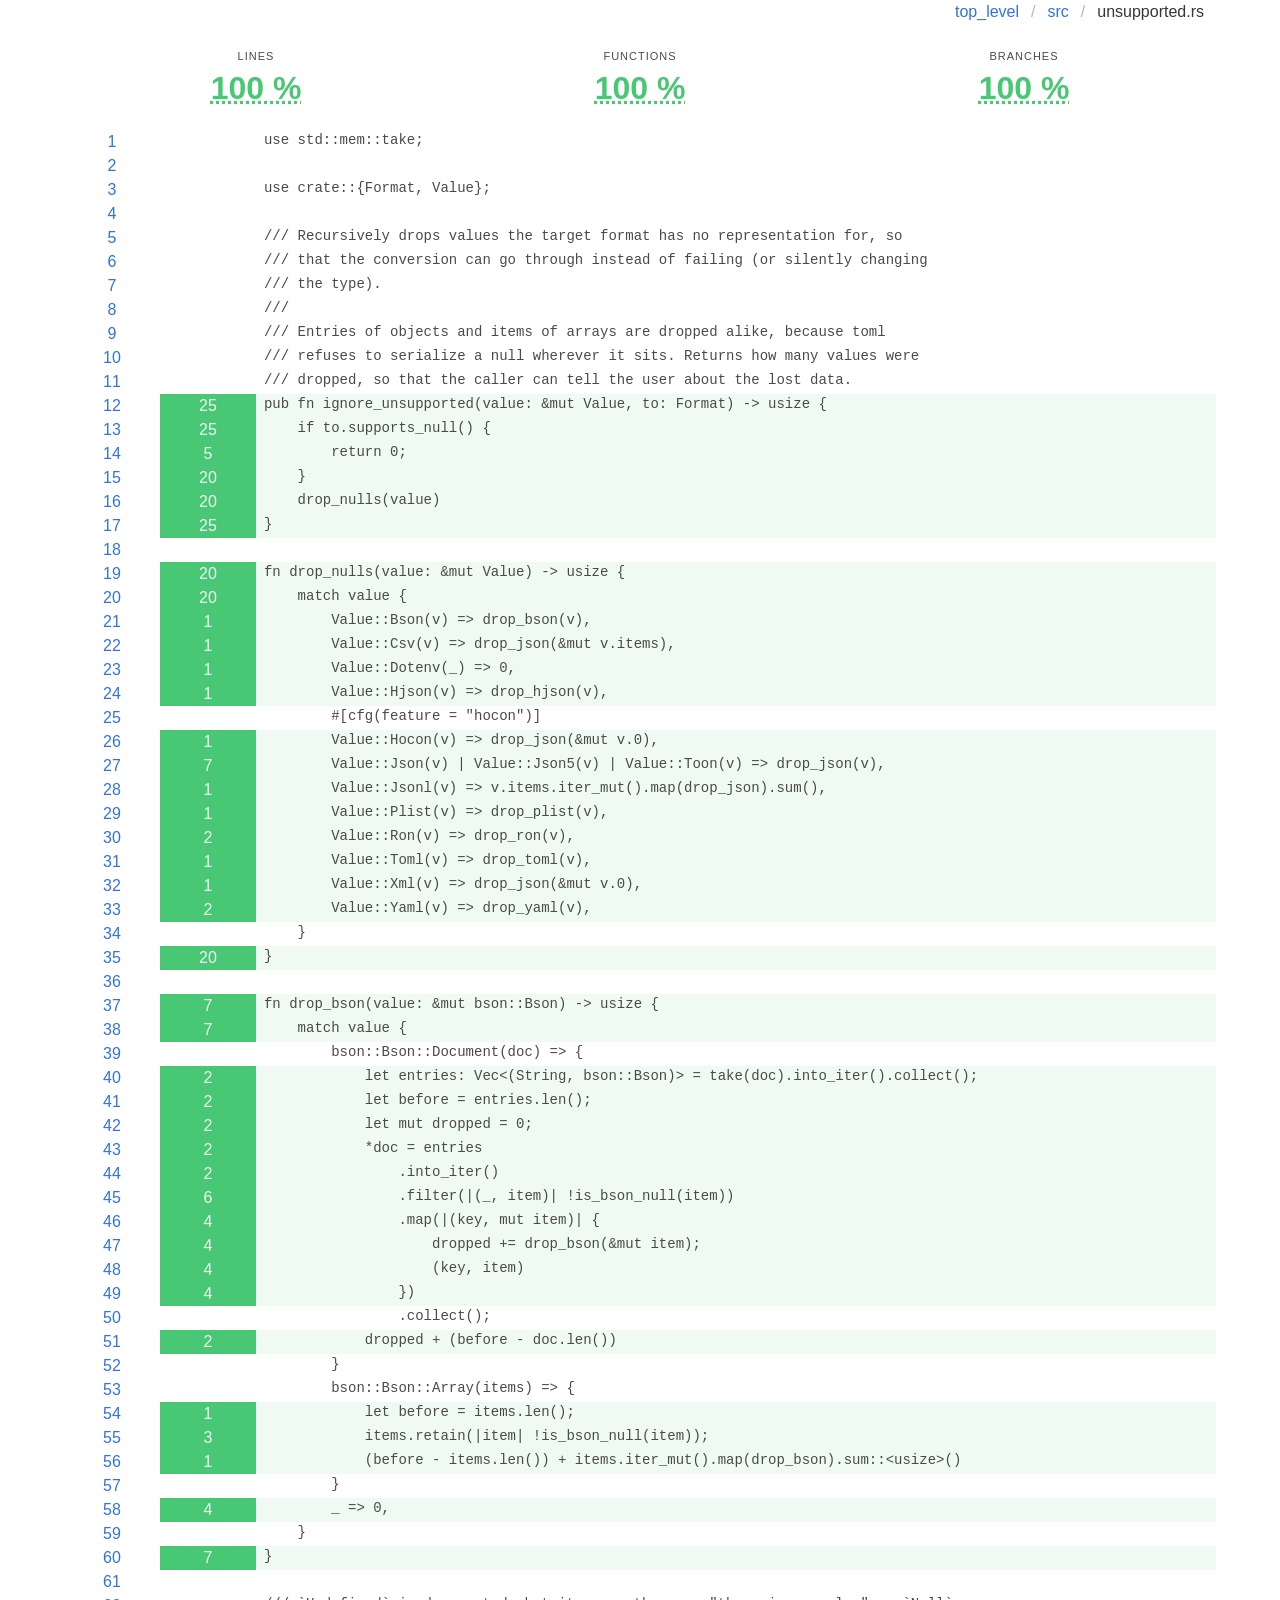
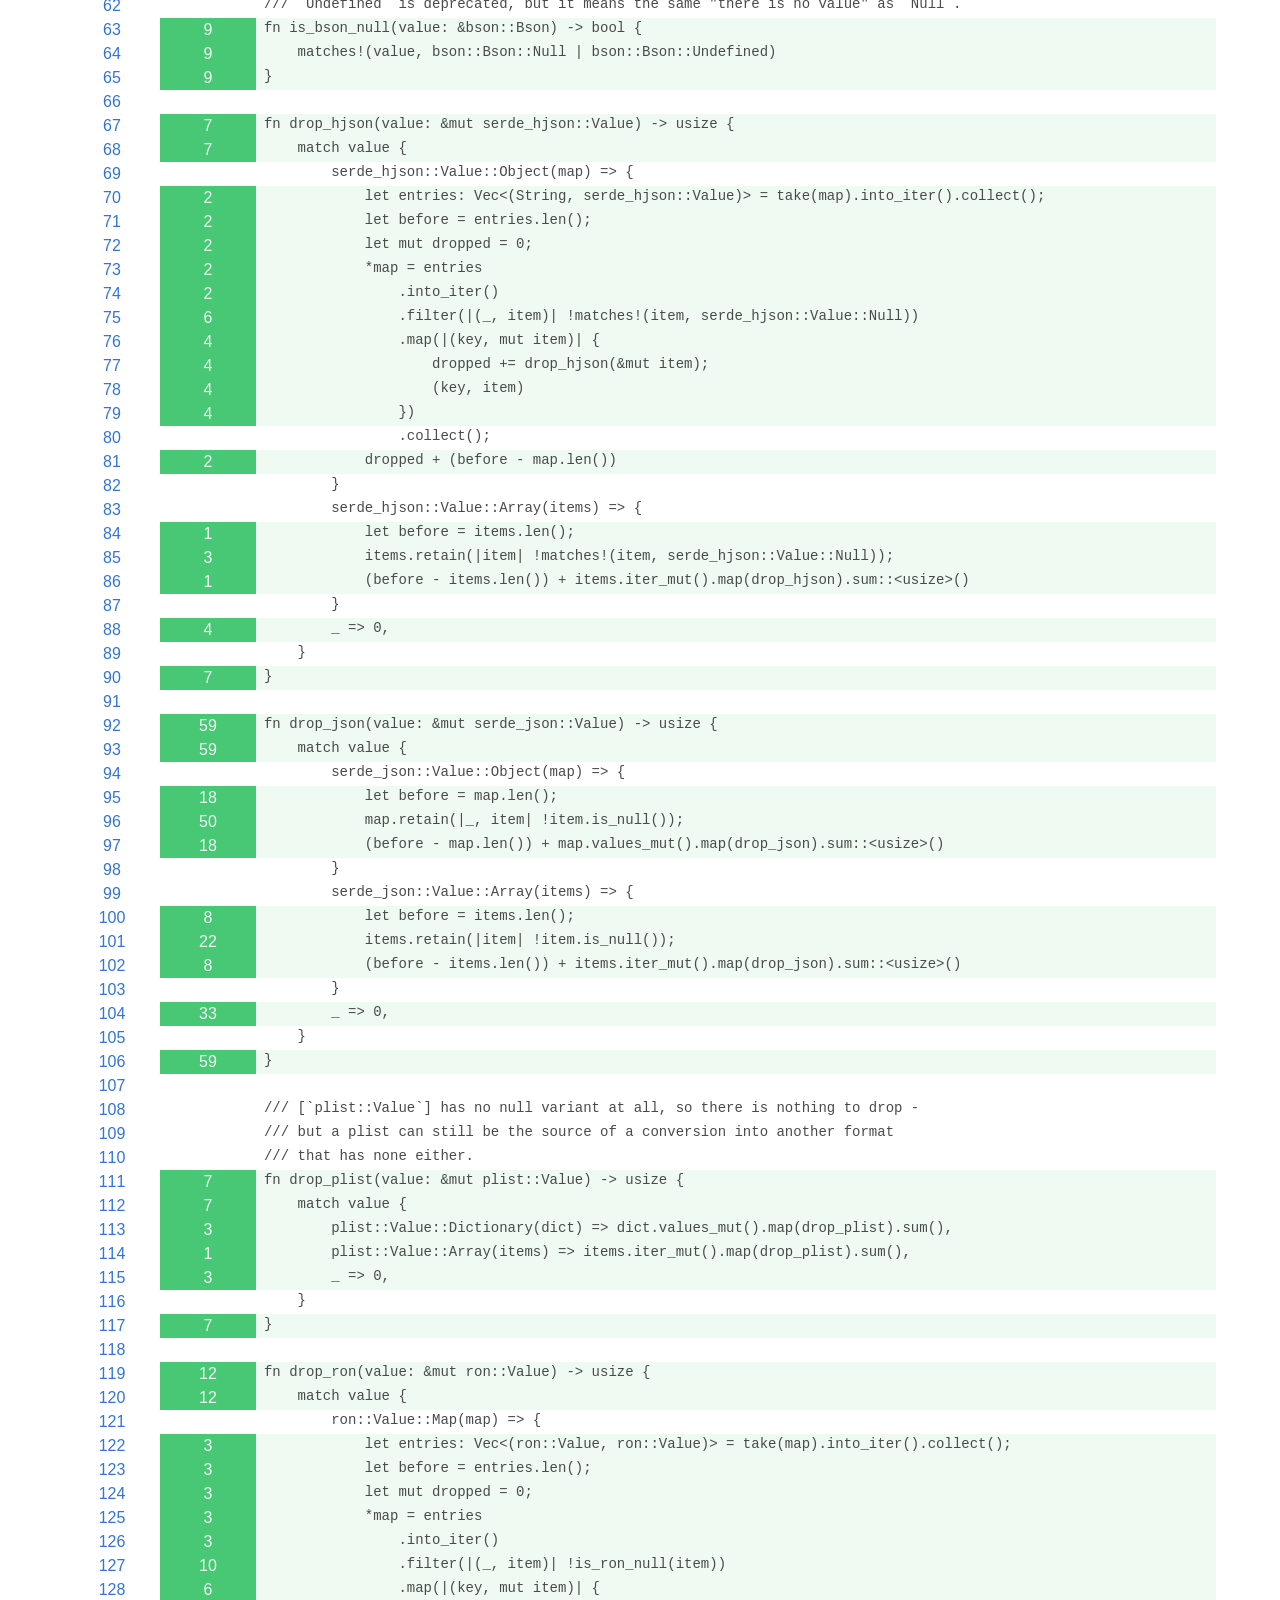
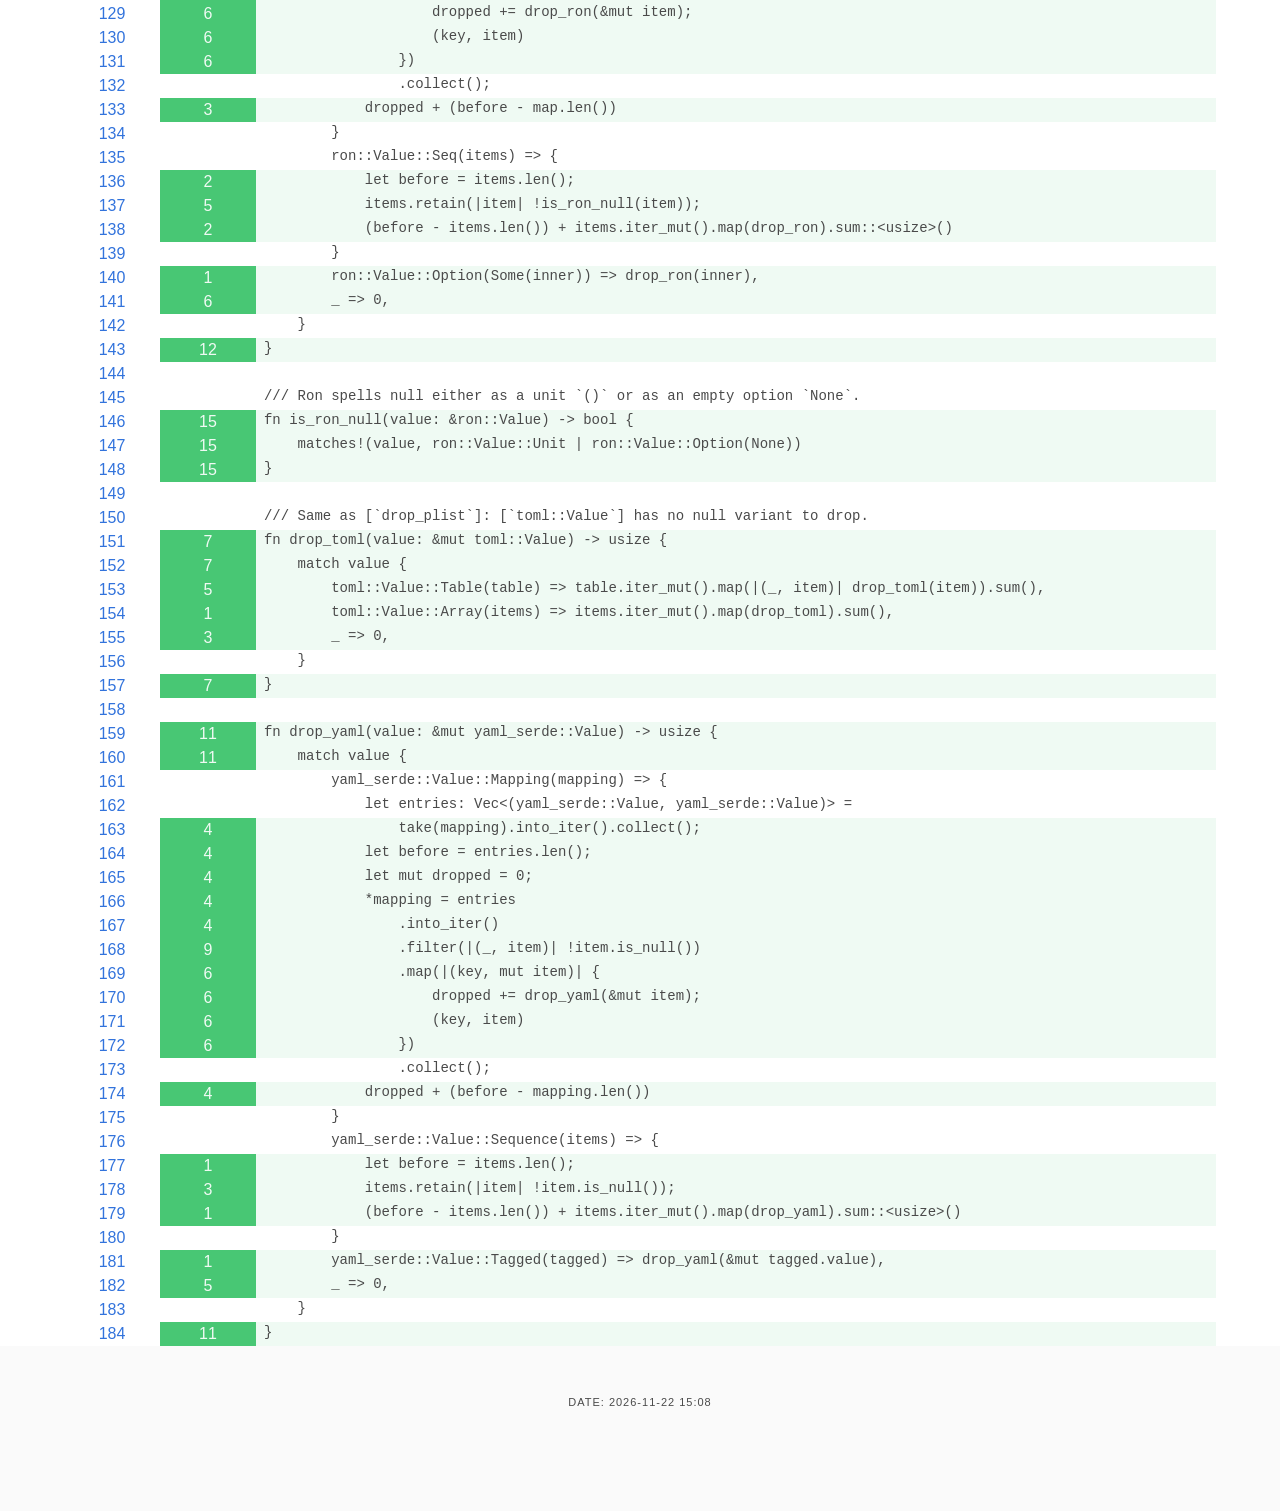
<file: htmlcov/src/unsupported.rs.html>
<!DOCTYPE html>
<html lang="en-us">
    <head><meta charset="utf-8">
        <meta name="viewport" content="width=device-width, initial-scale=1">
        <title>Grcov report - unsupported.rs </title>
        <link rel="stylesheet" href="../bulma.min.css"></head>
    <body>
        <div class="container">
    <nav class="breadcrumb is-right" aria-label="breadcrumbs">
        <ul><li><a href="../index.html">top_level</a></li><li><a href="./index.html">src</a></li><li class="is-active"><a href="#">unsupported.rs</a></li>
        </ul>
    </nav>
    <nav class="level">
        <div class="level-item has-text-centered">
        <div>
            <p class="heading">Lines</p>
            <p class="title has-text-success">
                <abbr title="123 / 123">100 %</abbr></p>
        </div>
    </div>

        <div class="level-item has-text-centered">
        <div>
            <p class="heading">Functions</p>
            <p class="title has-text-success">
                <abbr title="26 / 26">100 %</abbr></p>
        </div>
    </div>

        
	    <div class="level-item has-text-centered">
        <div>
            <p class="heading">Branches</p>
            <p class="title has-text-success">
                <abbr title="0 / 0">100 %</abbr></p>
        </div>
    </div>

	
    </nav>

    <div role="table" aria-label="Coverage report"><div class="columns p-0 m-0" role="row">
            <div
                class="column is-1 is-narrow p-0 has-text-centered"
                id="1"
                role="cell">
                <a href="#1">1</a>
            </div>
            <div
                class="column is-1 is-narrow p-0 has-text-centered has-text-white has-background-white"
                role="cell" aria-label="no coverage">
                
            </div>
            <div class="column has-background-white p-0"
                 role="cell">
                <pre class="has-background-white py-0 px-2">use std::mem::take;</pre>
            </div>
        </div><div class="columns p-0 m-0" role="row">
            <div
                class="column is-1 is-narrow p-0 has-text-centered"
                id="2"
                role="cell">
                <a href="#2">2</a>
            </div>
            <div
                class="column is-1 is-narrow p-0 has-text-centered has-text-white has-background-white"
                role="cell" aria-label="no coverage">
                
            </div>
            <div class="column has-background-white p-0"
                 role="cell">
                <pre class="has-background-white py-0 px-2"></pre>
            </div>
        </div><div class="columns p-0 m-0" role="row">
            <div
                class="column is-1 is-narrow p-0 has-text-centered"
                id="3"
                role="cell">
                <a href="#3">3</a>
            </div>
            <div
                class="column is-1 is-narrow p-0 has-text-centered has-text-white has-background-white"
                role="cell" aria-label="no coverage">
                
            </div>
            <div class="column has-background-white p-0"
                 role="cell">
                <pre class="has-background-white py-0 px-2">use crate::{Format, Value};</pre>
            </div>
        </div><div class="columns p-0 m-0" role="row">
            <div
                class="column is-1 is-narrow p-0 has-text-centered"
                id="4"
                role="cell">
                <a href="#4">4</a>
            </div>
            <div
                class="column is-1 is-narrow p-0 has-text-centered has-text-white has-background-white"
                role="cell" aria-label="no coverage">
                
            </div>
            <div class="column has-background-white p-0"
                 role="cell">
                <pre class="has-background-white py-0 px-2"></pre>
            </div>
        </div><div class="columns p-0 m-0" role="row">
            <div
                class="column is-1 is-narrow p-0 has-text-centered"
                id="5"
                role="cell">
                <a href="#5">5</a>
            </div>
            <div
                class="column is-1 is-narrow p-0 has-text-centered has-text-white has-background-white"
                role="cell" aria-label="no coverage">
                
            </div>
            <div class="column has-background-white p-0"
                 role="cell">
                <pre class="has-background-white py-0 px-2">&#x2F;&#x2F;&#x2F; Recursively drops values the target format has no representation for, so</pre>
            </div>
        </div><div class="columns p-0 m-0" role="row">
            <div
                class="column is-1 is-narrow p-0 has-text-centered"
                id="6"
                role="cell">
                <a href="#6">6</a>
            </div>
            <div
                class="column is-1 is-narrow p-0 has-text-centered has-text-white has-background-white"
                role="cell" aria-label="no coverage">
                
            </div>
            <div class="column has-background-white p-0"
                 role="cell">
                <pre class="has-background-white py-0 px-2">&#x2F;&#x2F;&#x2F; that the conversion can go through instead of failing (or silently changing</pre>
            </div>
        </div><div class="columns p-0 m-0" role="row">
            <div
                class="column is-1 is-narrow p-0 has-text-centered"
                id="7"
                role="cell">
                <a href="#7">7</a>
            </div>
            <div
                class="column is-1 is-narrow p-0 has-text-centered has-text-white has-background-white"
                role="cell" aria-label="no coverage">
                
            </div>
            <div class="column has-background-white p-0"
                 role="cell">
                <pre class="has-background-white py-0 px-2">&#x2F;&#x2F;&#x2F; the type).</pre>
            </div>
        </div><div class="columns p-0 m-0" role="row">
            <div
                class="column is-1 is-narrow p-0 has-text-centered"
                id="8"
                role="cell">
                <a href="#8">8</a>
            </div>
            <div
                class="column is-1 is-narrow p-0 has-text-centered has-text-white has-background-white"
                role="cell" aria-label="no coverage">
                
            </div>
            <div class="column has-background-white p-0"
                 role="cell">
                <pre class="has-background-white py-0 px-2">&#x2F;&#x2F;&#x2F;</pre>
            </div>
        </div><div class="columns p-0 m-0" role="row">
            <div
                class="column is-1 is-narrow p-0 has-text-centered"
                id="9"
                role="cell">
                <a href="#9">9</a>
            </div>
            <div
                class="column is-1 is-narrow p-0 has-text-centered has-text-white has-background-white"
                role="cell" aria-label="no coverage">
                
            </div>
            <div class="column has-background-white p-0"
                 role="cell">
                <pre class="has-background-white py-0 px-2">&#x2F;&#x2F;&#x2F; Entries of objects and items of arrays are dropped alike, because toml</pre>
            </div>
        </div><div class="columns p-0 m-0" role="row">
            <div
                class="column is-1 is-narrow p-0 has-text-centered"
                id="10"
                role="cell">
                <a href="#10">10</a>
            </div>
            <div
                class="column is-1 is-narrow p-0 has-text-centered has-text-white has-background-white"
                role="cell" aria-label="no coverage">
                
            </div>
            <div class="column has-background-white p-0"
                 role="cell">
                <pre class="has-background-white py-0 px-2">&#x2F;&#x2F;&#x2F; refuses to serialize a null wherever it sits. Returns how many values were</pre>
            </div>
        </div><div class="columns p-0 m-0" role="row">
            <div
                class="column is-1 is-narrow p-0 has-text-centered"
                id="11"
                role="cell">
                <a href="#11">11</a>
            </div>
            <div
                class="column is-1 is-narrow p-0 has-text-centered has-text-white has-background-white"
                role="cell" aria-label="no coverage">
                
            </div>
            <div class="column has-background-white p-0"
                 role="cell">
                <pre class="has-background-white py-0 px-2">&#x2F;&#x2F;&#x2F; dropped, so that the caller can tell the user about the lost data.</pre>
            </div>
        </div><div class="columns p-0 m-0" role="row">
            <div
                class="column is-1 is-narrow p-0 has-text-centered"
                id="12"
                role="cell">
                <a href="#12">12</a>
            </div>
            <div
                class="column is-1 is-narrow p-0 has-text-centered has-text-success-light has-background-success"
                role="cell" aria-label="25">
                25
            </div>
            <div class="column has-background-success-light p-0"
                 role="cell">
                <pre class="has-background-success-light py-0 px-2">pub fn ignore_unsupported(value: &amp;mut Value, to: Format) -&gt; usize {</pre>
            </div>
        </div><div class="columns p-0 m-0" role="row">
            <div
                class="column is-1 is-narrow p-0 has-text-centered"
                id="13"
                role="cell">
                <a href="#13">13</a>
            </div>
            <div
                class="column is-1 is-narrow p-0 has-text-centered has-text-success-light has-background-success"
                role="cell" aria-label="25">
                25
            </div>
            <div class="column has-background-success-light p-0"
                 role="cell">
                <pre class="has-background-success-light py-0 px-2">    if to.supports_null() {</pre>
            </div>
        </div><div class="columns p-0 m-0" role="row">
            <div
                class="column is-1 is-narrow p-0 has-text-centered"
                id="14"
                role="cell">
                <a href="#14">14</a>
            </div>
            <div
                class="column is-1 is-narrow p-0 has-text-centered has-text-success-light has-background-success"
                role="cell" aria-label="5">
                5
            </div>
            <div class="column has-background-success-light p-0"
                 role="cell">
                <pre class="has-background-success-light py-0 px-2">        return 0;</pre>
            </div>
        </div><div class="columns p-0 m-0" role="row">
            <div
                class="column is-1 is-narrow p-0 has-text-centered"
                id="15"
                role="cell">
                <a href="#15">15</a>
            </div>
            <div
                class="column is-1 is-narrow p-0 has-text-centered has-text-success-light has-background-success"
                role="cell" aria-label="20">
                20
            </div>
            <div class="column has-background-success-light p-0"
                 role="cell">
                <pre class="has-background-success-light py-0 px-2">    }</pre>
            </div>
        </div><div class="columns p-0 m-0" role="row">
            <div
                class="column is-1 is-narrow p-0 has-text-centered"
                id="16"
                role="cell">
                <a href="#16">16</a>
            </div>
            <div
                class="column is-1 is-narrow p-0 has-text-centered has-text-success-light has-background-success"
                role="cell" aria-label="20">
                20
            </div>
            <div class="column has-background-success-light p-0"
                 role="cell">
                <pre class="has-background-success-light py-0 px-2">    drop_nulls(value)</pre>
            </div>
        </div><div class="columns p-0 m-0" role="row">
            <div
                class="column is-1 is-narrow p-0 has-text-centered"
                id="17"
                role="cell">
                <a href="#17">17</a>
            </div>
            <div
                class="column is-1 is-narrow p-0 has-text-centered has-text-success-light has-background-success"
                role="cell" aria-label="25">
                25
            </div>
            <div class="column has-background-success-light p-0"
                 role="cell">
                <pre class="has-background-success-light py-0 px-2">}</pre>
            </div>
        </div><div class="columns p-0 m-0" role="row">
            <div
                class="column is-1 is-narrow p-0 has-text-centered"
                id="18"
                role="cell">
                <a href="#18">18</a>
            </div>
            <div
                class="column is-1 is-narrow p-0 has-text-centered has-text-white has-background-white"
                role="cell" aria-label="no coverage">
                
            </div>
            <div class="column has-background-white p-0"
                 role="cell">
                <pre class="has-background-white py-0 px-2"></pre>
            </div>
        </div><div class="columns p-0 m-0" role="row">
            <div
                class="column is-1 is-narrow p-0 has-text-centered"
                id="19"
                role="cell">
                <a href="#19">19</a>
            </div>
            <div
                class="column is-1 is-narrow p-0 has-text-centered has-text-success-light has-background-success"
                role="cell" aria-label="20">
                20
            </div>
            <div class="column has-background-success-light p-0"
                 role="cell">
                <pre class="has-background-success-light py-0 px-2">fn drop_nulls(value: &amp;mut Value) -&gt; usize {</pre>
            </div>
        </div><div class="columns p-0 m-0" role="row">
            <div
                class="column is-1 is-narrow p-0 has-text-centered"
                id="20"
                role="cell">
                <a href="#20">20</a>
            </div>
            <div
                class="column is-1 is-narrow p-0 has-text-centered has-text-success-light has-background-success"
                role="cell" aria-label="20">
                20
            </div>
            <div class="column has-background-success-light p-0"
                 role="cell">
                <pre class="has-background-success-light py-0 px-2">    match value {</pre>
            </div>
        </div><div class="columns p-0 m-0" role="row">
            <div
                class="column is-1 is-narrow p-0 has-text-centered"
                id="21"
                role="cell">
                <a href="#21">21</a>
            </div>
            <div
                class="column is-1 is-narrow p-0 has-text-centered has-text-success-light has-background-success"
                role="cell" aria-label="1">
                1
            </div>
            <div class="column has-background-success-light p-0"
                 role="cell">
                <pre class="has-background-success-light py-0 px-2">        Value::Bson(v) =&gt; drop_bson(v),</pre>
            </div>
        </div><div class="columns p-0 m-0" role="row">
            <div
                class="column is-1 is-narrow p-0 has-text-centered"
                id="22"
                role="cell">
                <a href="#22">22</a>
            </div>
            <div
                class="column is-1 is-narrow p-0 has-text-centered has-text-success-light has-background-success"
                role="cell" aria-label="1">
                1
            </div>
            <div class="column has-background-success-light p-0"
                 role="cell">
                <pre class="has-background-success-light py-0 px-2">        Value::Csv(v) =&gt; drop_json(&amp;mut v.items),</pre>
            </div>
        </div><div class="columns p-0 m-0" role="row">
            <div
                class="column is-1 is-narrow p-0 has-text-centered"
                id="23"
                role="cell">
                <a href="#23">23</a>
            </div>
            <div
                class="column is-1 is-narrow p-0 has-text-centered has-text-success-light has-background-success"
                role="cell" aria-label="1">
                1
            </div>
            <div class="column has-background-success-light p-0"
                 role="cell">
                <pre class="has-background-success-light py-0 px-2">        Value::Dotenv(_) =&gt; 0,</pre>
            </div>
        </div><div class="columns p-0 m-0" role="row">
            <div
                class="column is-1 is-narrow p-0 has-text-centered"
                id="24"
                role="cell">
                <a href="#24">24</a>
            </div>
            <div
                class="column is-1 is-narrow p-0 has-text-centered has-text-success-light has-background-success"
                role="cell" aria-label="1">
                1
            </div>
            <div class="column has-background-success-light p-0"
                 role="cell">
                <pre class="has-background-success-light py-0 px-2">        Value::Hjson(v) =&gt; drop_hjson(v),</pre>
            </div>
        </div><div class="columns p-0 m-0" role="row">
            <div
                class="column is-1 is-narrow p-0 has-text-centered"
                id="25"
                role="cell">
                <a href="#25">25</a>
            </div>
            <div
                class="column is-1 is-narrow p-0 has-text-centered has-text-white has-background-white"
                role="cell" aria-label="no coverage">
                
            </div>
            <div class="column has-background-white p-0"
                 role="cell">
                <pre class="has-background-white py-0 px-2">        #[cfg(feature = &quot;hocon&quot;)]</pre>
            </div>
        </div><div class="columns p-0 m-0" role="row">
            <div
                class="column is-1 is-narrow p-0 has-text-centered"
                id="26"
                role="cell">
                <a href="#26">26</a>
            </div>
            <div
                class="column is-1 is-narrow p-0 has-text-centered has-text-success-light has-background-success"
                role="cell" aria-label="1">
                1
            </div>
            <div class="column has-background-success-light p-0"
                 role="cell">
                <pre class="has-background-success-light py-0 px-2">        Value::Hocon(v) =&gt; drop_json(&amp;mut v.0),</pre>
            </div>
        </div><div class="columns p-0 m-0" role="row">
            <div
                class="column is-1 is-narrow p-0 has-text-centered"
                id="27"
                role="cell">
                <a href="#27">27</a>
            </div>
            <div
                class="column is-1 is-narrow p-0 has-text-centered has-text-success-light has-background-success"
                role="cell" aria-label="7">
                7
            </div>
            <div class="column has-background-success-light p-0"
                 role="cell">
                <pre class="has-background-success-light py-0 px-2">        Value::Json(v) | Value::Json5(v) | Value::Toon(v) =&gt; drop_json(v),</pre>
            </div>
        </div><div class="columns p-0 m-0" role="row">
            <div
                class="column is-1 is-narrow p-0 has-text-centered"
                id="28"
                role="cell">
                <a href="#28">28</a>
            </div>
            <div
                class="column is-1 is-narrow p-0 has-text-centered has-text-success-light has-background-success"
                role="cell" aria-label="1">
                1
            </div>
            <div class="column has-background-success-light p-0"
                 role="cell">
                <pre class="has-background-success-light py-0 px-2">        Value::Jsonl(v) =&gt; v.items.iter_mut().map(drop_json).sum(),</pre>
            </div>
        </div><div class="columns p-0 m-0" role="row">
            <div
                class="column is-1 is-narrow p-0 has-text-centered"
                id="29"
                role="cell">
                <a href="#29">29</a>
            </div>
            <div
                class="column is-1 is-narrow p-0 has-text-centered has-text-success-light has-background-success"
                role="cell" aria-label="1">
                1
            </div>
            <div class="column has-background-success-light p-0"
                 role="cell">
                <pre class="has-background-success-light py-0 px-2">        Value::Plist(v) =&gt; drop_plist(v),</pre>
            </div>
        </div><div class="columns p-0 m-0" role="row">
            <div
                class="column is-1 is-narrow p-0 has-text-centered"
                id="30"
                role="cell">
                <a href="#30">30</a>
            </div>
            <div
                class="column is-1 is-narrow p-0 has-text-centered has-text-success-light has-background-success"
                role="cell" aria-label="2">
                2
            </div>
            <div class="column has-background-success-light p-0"
                 role="cell">
                <pre class="has-background-success-light py-0 px-2">        Value::Ron(v) =&gt; drop_ron(v),</pre>
            </div>
        </div><div class="columns p-0 m-0" role="row">
            <div
                class="column is-1 is-narrow p-0 has-text-centered"
                id="31"
                role="cell">
                <a href="#31">31</a>
            </div>
            <div
                class="column is-1 is-narrow p-0 has-text-centered has-text-success-light has-background-success"
                role="cell" aria-label="1">
                1
            </div>
            <div class="column has-background-success-light p-0"
                 role="cell">
                <pre class="has-background-success-light py-0 px-2">        Value::Toml(v) =&gt; drop_toml(v),</pre>
            </div>
        </div><div class="columns p-0 m-0" role="row">
            <div
                class="column is-1 is-narrow p-0 has-text-centered"
                id="32"
                role="cell">
                <a href="#32">32</a>
            </div>
            <div
                class="column is-1 is-narrow p-0 has-text-centered has-text-success-light has-background-success"
                role="cell" aria-label="1">
                1
            </div>
            <div class="column has-background-success-light p-0"
                 role="cell">
                <pre class="has-background-success-light py-0 px-2">        Value::Xml(v) =&gt; drop_json(&amp;mut v.0),</pre>
            </div>
        </div><div class="columns p-0 m-0" role="row">
            <div
                class="column is-1 is-narrow p-0 has-text-centered"
                id="33"
                role="cell">
                <a href="#33">33</a>
            </div>
            <div
                class="column is-1 is-narrow p-0 has-text-centered has-text-success-light has-background-success"
                role="cell" aria-label="2">
                2
            </div>
            <div class="column has-background-success-light p-0"
                 role="cell">
                <pre class="has-background-success-light py-0 px-2">        Value::Yaml(v) =&gt; drop_yaml(v),</pre>
            </div>
        </div><div class="columns p-0 m-0" role="row">
            <div
                class="column is-1 is-narrow p-0 has-text-centered"
                id="34"
                role="cell">
                <a href="#34">34</a>
            </div>
            <div
                class="column is-1 is-narrow p-0 has-text-centered has-text-white has-background-white"
                role="cell" aria-label="no coverage">
                
            </div>
            <div class="column has-background-white p-0"
                 role="cell">
                <pre class="has-background-white py-0 px-2">    }</pre>
            </div>
        </div><div class="columns p-0 m-0" role="row">
            <div
                class="column is-1 is-narrow p-0 has-text-centered"
                id="35"
                role="cell">
                <a href="#35">35</a>
            </div>
            <div
                class="column is-1 is-narrow p-0 has-text-centered has-text-success-light has-background-success"
                role="cell" aria-label="20">
                20
            </div>
            <div class="column has-background-success-light p-0"
                 role="cell">
                <pre class="has-background-success-light py-0 px-2">}</pre>
            </div>
        </div><div class="columns p-0 m-0" role="row">
            <div
                class="column is-1 is-narrow p-0 has-text-centered"
                id="36"
                role="cell">
                <a href="#36">36</a>
            </div>
            <div
                class="column is-1 is-narrow p-0 has-text-centered has-text-white has-background-white"
                role="cell" aria-label="no coverage">
                
            </div>
            <div class="column has-background-white p-0"
                 role="cell">
                <pre class="has-background-white py-0 px-2"></pre>
            </div>
        </div><div class="columns p-0 m-0" role="row">
            <div
                class="column is-1 is-narrow p-0 has-text-centered"
                id="37"
                role="cell">
                <a href="#37">37</a>
            </div>
            <div
                class="column is-1 is-narrow p-0 has-text-centered has-text-success-light has-background-success"
                role="cell" aria-label="7">
                7
            </div>
            <div class="column has-background-success-light p-0"
                 role="cell">
                <pre class="has-background-success-light py-0 px-2">fn drop_bson(value: &amp;mut bson::Bson) -&gt; usize {</pre>
            </div>
        </div><div class="columns p-0 m-0" role="row">
            <div
                class="column is-1 is-narrow p-0 has-text-centered"
                id="38"
                role="cell">
                <a href="#38">38</a>
            </div>
            <div
                class="column is-1 is-narrow p-0 has-text-centered has-text-success-light has-background-success"
                role="cell" aria-label="7">
                7
            </div>
            <div class="column has-background-success-light p-0"
                 role="cell">
                <pre class="has-background-success-light py-0 px-2">    match value {</pre>
            </div>
        </div><div class="columns p-0 m-0" role="row">
            <div
                class="column is-1 is-narrow p-0 has-text-centered"
                id="39"
                role="cell">
                <a href="#39">39</a>
            </div>
            <div
                class="column is-1 is-narrow p-0 has-text-centered has-text-white has-background-white"
                role="cell" aria-label="no coverage">
                
            </div>
            <div class="column has-background-white p-0"
                 role="cell">
                <pre class="has-background-white py-0 px-2">        bson::Bson::Document(doc) =&gt; {</pre>
            </div>
        </div><div class="columns p-0 m-0" role="row">
            <div
                class="column is-1 is-narrow p-0 has-text-centered"
                id="40"
                role="cell">
                <a href="#40">40</a>
            </div>
            <div
                class="column is-1 is-narrow p-0 has-text-centered has-text-success-light has-background-success"
                role="cell" aria-label="2">
                2
            </div>
            <div class="column has-background-success-light p-0"
                 role="cell">
                <pre class="has-background-success-light py-0 px-2">            let entries: Vec&lt;(String, bson::Bson)&gt; = take(doc).into_iter().collect();</pre>
            </div>
        </div><div class="columns p-0 m-0" role="row">
            <div
                class="column is-1 is-narrow p-0 has-text-centered"
                id="41"
                role="cell">
                <a href="#41">41</a>
            </div>
            <div
                class="column is-1 is-narrow p-0 has-text-centered has-text-success-light has-background-success"
                role="cell" aria-label="2">
                2
            </div>
            <div class="column has-background-success-light p-0"
                 role="cell">
                <pre class="has-background-success-light py-0 px-2">            let before = entries.len();</pre>
            </div>
        </div><div class="columns p-0 m-0" role="row">
            <div
                class="column is-1 is-narrow p-0 has-text-centered"
                id="42"
                role="cell">
                <a href="#42">42</a>
            </div>
            <div
                class="column is-1 is-narrow p-0 has-text-centered has-text-success-light has-background-success"
                role="cell" aria-label="2">
                2
            </div>
            <div class="column has-background-success-light p-0"
                 role="cell">
                <pre class="has-background-success-light py-0 px-2">            let mut dropped = 0;</pre>
            </div>
        </div><div class="columns p-0 m-0" role="row">
            <div
                class="column is-1 is-narrow p-0 has-text-centered"
                id="43"
                role="cell">
                <a href="#43">43</a>
            </div>
            <div
                class="column is-1 is-narrow p-0 has-text-centered has-text-success-light has-background-success"
                role="cell" aria-label="2">
                2
            </div>
            <div class="column has-background-success-light p-0"
                 role="cell">
                <pre class="has-background-success-light py-0 px-2">            *doc = entries</pre>
            </div>
        </div><div class="columns p-0 m-0" role="row">
            <div
                class="column is-1 is-narrow p-0 has-text-centered"
                id="44"
                role="cell">
                <a href="#44">44</a>
            </div>
            <div
                class="column is-1 is-narrow p-0 has-text-centered has-text-success-light has-background-success"
                role="cell" aria-label="2">
                2
            </div>
            <div class="column has-background-success-light p-0"
                 role="cell">
                <pre class="has-background-success-light py-0 px-2">                .into_iter()</pre>
            </div>
        </div><div class="columns p-0 m-0" role="row">
            <div
                class="column is-1 is-narrow p-0 has-text-centered"
                id="45"
                role="cell">
                <a href="#45">45</a>
            </div>
            <div
                class="column is-1 is-narrow p-0 has-text-centered has-text-success-light has-background-success"
                role="cell" aria-label="6">
                6
            </div>
            <div class="column has-background-success-light p-0"
                 role="cell">
                <pre class="has-background-success-light py-0 px-2">                .filter(|(_, item)| !is_bson_null(item))</pre>
            </div>
        </div><div class="columns p-0 m-0" role="row">
            <div
                class="column is-1 is-narrow p-0 has-text-centered"
                id="46"
                role="cell">
                <a href="#46">46</a>
            </div>
            <div
                class="column is-1 is-narrow p-0 has-text-centered has-text-success-light has-background-success"
                role="cell" aria-label="4">
                4
            </div>
            <div class="column has-background-success-light p-0"
                 role="cell">
                <pre class="has-background-success-light py-0 px-2">                .map(|(key, mut item)| {</pre>
            </div>
        </div><div class="columns p-0 m-0" role="row">
            <div
                class="column is-1 is-narrow p-0 has-text-centered"
                id="47"
                role="cell">
                <a href="#47">47</a>
            </div>
            <div
                class="column is-1 is-narrow p-0 has-text-centered has-text-success-light has-background-success"
                role="cell" aria-label="4">
                4
            </div>
            <div class="column has-background-success-light p-0"
                 role="cell">
                <pre class="has-background-success-light py-0 px-2">                    dropped += drop_bson(&amp;mut item);</pre>
            </div>
        </div><div class="columns p-0 m-0" role="row">
            <div
                class="column is-1 is-narrow p-0 has-text-centered"
                id="48"
                role="cell">
                <a href="#48">48</a>
            </div>
            <div
                class="column is-1 is-narrow p-0 has-text-centered has-text-success-light has-background-success"
                role="cell" aria-label="4">
                4
            </div>
            <div class="column has-background-success-light p-0"
                 role="cell">
                <pre class="has-background-success-light py-0 px-2">                    (key, item)</pre>
            </div>
        </div><div class="columns p-0 m-0" role="row">
            <div
                class="column is-1 is-narrow p-0 has-text-centered"
                id="49"
                role="cell">
                <a href="#49">49</a>
            </div>
            <div
                class="column is-1 is-narrow p-0 has-text-centered has-text-success-light has-background-success"
                role="cell" aria-label="4">
                4
            </div>
            <div class="column has-background-success-light p-0"
                 role="cell">
                <pre class="has-background-success-light py-0 px-2">                })</pre>
            </div>
        </div><div class="columns p-0 m-0" role="row">
            <div
                class="column is-1 is-narrow p-0 has-text-centered"
                id="50"
                role="cell">
                <a href="#50">50</a>
            </div>
            <div
                class="column is-1 is-narrow p-0 has-text-centered has-text-white has-background-white"
                role="cell" aria-label="no coverage">
                
            </div>
            <div class="column has-background-white p-0"
                 role="cell">
                <pre class="has-background-white py-0 px-2">                .collect();</pre>
            </div>
        </div><div class="columns p-0 m-0" role="row">
            <div
                class="column is-1 is-narrow p-0 has-text-centered"
                id="51"
                role="cell">
                <a href="#51">51</a>
            </div>
            <div
                class="column is-1 is-narrow p-0 has-text-centered has-text-success-light has-background-success"
                role="cell" aria-label="2">
                2
            </div>
            <div class="column has-background-success-light p-0"
                 role="cell">
                <pre class="has-background-success-light py-0 px-2">            dropped + (before - doc.len())</pre>
            </div>
        </div><div class="columns p-0 m-0" role="row">
            <div
                class="column is-1 is-narrow p-0 has-text-centered"
                id="52"
                role="cell">
                <a href="#52">52</a>
            </div>
            <div
                class="column is-1 is-narrow p-0 has-text-centered has-text-white has-background-white"
                role="cell" aria-label="no coverage">
                
            </div>
            <div class="column has-background-white p-0"
                 role="cell">
                <pre class="has-background-white py-0 px-2">        }</pre>
            </div>
        </div><div class="columns p-0 m-0" role="row">
            <div
                class="column is-1 is-narrow p-0 has-text-centered"
                id="53"
                role="cell">
                <a href="#53">53</a>
            </div>
            <div
                class="column is-1 is-narrow p-0 has-text-centered has-text-white has-background-white"
                role="cell" aria-label="no coverage">
                
            </div>
            <div class="column has-background-white p-0"
                 role="cell">
                <pre class="has-background-white py-0 px-2">        bson::Bson::Array(items) =&gt; {</pre>
            </div>
        </div><div class="columns p-0 m-0" role="row">
            <div
                class="column is-1 is-narrow p-0 has-text-centered"
                id="54"
                role="cell">
                <a href="#54">54</a>
            </div>
            <div
                class="column is-1 is-narrow p-0 has-text-centered has-text-success-light has-background-success"
                role="cell" aria-label="1">
                1
            </div>
            <div class="column has-background-success-light p-0"
                 role="cell">
                <pre class="has-background-success-light py-0 px-2">            let before = items.len();</pre>
            </div>
        </div><div class="columns p-0 m-0" role="row">
            <div
                class="column is-1 is-narrow p-0 has-text-centered"
                id="55"
                role="cell">
                <a href="#55">55</a>
            </div>
            <div
                class="column is-1 is-narrow p-0 has-text-centered has-text-success-light has-background-success"
                role="cell" aria-label="3">
                3
            </div>
            <div class="column has-background-success-light p-0"
                 role="cell">
                <pre class="has-background-success-light py-0 px-2">            items.retain(|item| !is_bson_null(item));</pre>
            </div>
        </div><div class="columns p-0 m-0" role="row">
            <div
                class="column is-1 is-narrow p-0 has-text-centered"
                id="56"
                role="cell">
                <a href="#56">56</a>
            </div>
            <div
                class="column is-1 is-narrow p-0 has-text-centered has-text-success-light has-background-success"
                role="cell" aria-label="1">
                1
            </div>
            <div class="column has-background-success-light p-0"
                 role="cell">
                <pre class="has-background-success-light py-0 px-2">            (before - items.len()) + items.iter_mut().map(drop_bson).sum::&lt;usize&gt;()</pre>
            </div>
        </div><div class="columns p-0 m-0" role="row">
            <div
                class="column is-1 is-narrow p-0 has-text-centered"
                id="57"
                role="cell">
                <a href="#57">57</a>
            </div>
            <div
                class="column is-1 is-narrow p-0 has-text-centered has-text-white has-background-white"
                role="cell" aria-label="no coverage">
                
            </div>
            <div class="column has-background-white p-0"
                 role="cell">
                <pre class="has-background-white py-0 px-2">        }</pre>
            </div>
        </div><div class="columns p-0 m-0" role="row">
            <div
                class="column is-1 is-narrow p-0 has-text-centered"
                id="58"
                role="cell">
                <a href="#58">58</a>
            </div>
            <div
                class="column is-1 is-narrow p-0 has-text-centered has-text-success-light has-background-success"
                role="cell" aria-label="4">
                4
            </div>
            <div class="column has-background-success-light p-0"
                 role="cell">
                <pre class="has-background-success-light py-0 px-2">        _ =&gt; 0,</pre>
            </div>
        </div><div class="columns p-0 m-0" role="row">
            <div
                class="column is-1 is-narrow p-0 has-text-centered"
                id="59"
                role="cell">
                <a href="#59">59</a>
            </div>
            <div
                class="column is-1 is-narrow p-0 has-text-centered has-text-white has-background-white"
                role="cell" aria-label="no coverage">
                
            </div>
            <div class="column has-background-white p-0"
                 role="cell">
                <pre class="has-background-white py-0 px-2">    }</pre>
            </div>
        </div><div class="columns p-0 m-0" role="row">
            <div
                class="column is-1 is-narrow p-0 has-text-centered"
                id="60"
                role="cell">
                <a href="#60">60</a>
            </div>
            <div
                class="column is-1 is-narrow p-0 has-text-centered has-text-success-light has-background-success"
                role="cell" aria-label="7">
                7
            </div>
            <div class="column has-background-success-light p-0"
                 role="cell">
                <pre class="has-background-success-light py-0 px-2">}</pre>
            </div>
        </div><div class="columns p-0 m-0" role="row">
            <div
                class="column is-1 is-narrow p-0 has-text-centered"
                id="61"
                role="cell">
                <a href="#61">61</a>
            </div>
            <div
                class="column is-1 is-narrow p-0 has-text-centered has-text-white has-background-white"
                role="cell" aria-label="no coverage">
                
            </div>
            <div class="column has-background-white p-0"
                 role="cell">
                <pre class="has-background-white py-0 px-2"></pre>
            </div>
        </div><div class="columns p-0 m-0" role="row">
            <div
                class="column is-1 is-narrow p-0 has-text-centered"
                id="62"
                role="cell">
                <a href="#62">62</a>
            </div>
            <div
                class="column is-1 is-narrow p-0 has-text-centered has-text-white has-background-white"
                role="cell" aria-label="no coverage">
                
            </div>
            <div class="column has-background-white p-0"
                 role="cell">
                <pre class="has-background-white py-0 px-2">&#x2F;&#x2F;&#x2F; `Undefined` is deprecated, but it means the same &quot;there is no value&quot; as `Null`.</pre>
            </div>
        </div><div class="columns p-0 m-0" role="row">
            <div
                class="column is-1 is-narrow p-0 has-text-centered"
                id="63"
                role="cell">
                <a href="#63">63</a>
            </div>
            <div
                class="column is-1 is-narrow p-0 has-text-centered has-text-success-light has-background-success"
                role="cell" aria-label="9">
                9
            </div>
            <div class="column has-background-success-light p-0"
                 role="cell">
                <pre class="has-background-success-light py-0 px-2">fn is_bson_null(value: &amp;bson::Bson) -&gt; bool {</pre>
            </div>
        </div><div class="columns p-0 m-0" role="row">
            <div
                class="column is-1 is-narrow p-0 has-text-centered"
                id="64"
                role="cell">
                <a href="#64">64</a>
            </div>
            <div
                class="column is-1 is-narrow p-0 has-text-centered has-text-success-light has-background-success"
                role="cell" aria-label="9">
                9
            </div>
            <div class="column has-background-success-light p-0"
                 role="cell">
                <pre class="has-background-success-light py-0 px-2">    matches!(value, bson::Bson::Null | bson::Bson::Undefined)</pre>
            </div>
        </div><div class="columns p-0 m-0" role="row">
            <div
                class="column is-1 is-narrow p-0 has-text-centered"
                id="65"
                role="cell">
                <a href="#65">65</a>
            </div>
            <div
                class="column is-1 is-narrow p-0 has-text-centered has-text-success-light has-background-success"
                role="cell" aria-label="9">
                9
            </div>
            <div class="column has-background-success-light p-0"
                 role="cell">
                <pre class="has-background-success-light py-0 px-2">}</pre>
            </div>
        </div><div class="columns p-0 m-0" role="row">
            <div
                class="column is-1 is-narrow p-0 has-text-centered"
                id="66"
                role="cell">
                <a href="#66">66</a>
            </div>
            <div
                class="column is-1 is-narrow p-0 has-text-centered has-text-white has-background-white"
                role="cell" aria-label="no coverage">
                
            </div>
            <div class="column has-background-white p-0"
                 role="cell">
                <pre class="has-background-white py-0 px-2"></pre>
            </div>
        </div><div class="columns p-0 m-0" role="row">
            <div
                class="column is-1 is-narrow p-0 has-text-centered"
                id="67"
                role="cell">
                <a href="#67">67</a>
            </div>
            <div
                class="column is-1 is-narrow p-0 has-text-centered has-text-success-light has-background-success"
                role="cell" aria-label="7">
                7
            </div>
            <div class="column has-background-success-light p-0"
                 role="cell">
                <pre class="has-background-success-light py-0 px-2">fn drop_hjson(value: &amp;mut serde_hjson::Value) -&gt; usize {</pre>
            </div>
        </div><div class="columns p-0 m-0" role="row">
            <div
                class="column is-1 is-narrow p-0 has-text-centered"
                id="68"
                role="cell">
                <a href="#68">68</a>
            </div>
            <div
                class="column is-1 is-narrow p-0 has-text-centered has-text-success-light has-background-success"
                role="cell" aria-label="7">
                7
            </div>
            <div class="column has-background-success-light p-0"
                 role="cell">
                <pre class="has-background-success-light py-0 px-2">    match value {</pre>
            </div>
        </div><div class="columns p-0 m-0" role="row">
            <div
                class="column is-1 is-narrow p-0 has-text-centered"
                id="69"
                role="cell">
                <a href="#69">69</a>
            </div>
            <div
                class="column is-1 is-narrow p-0 has-text-centered has-text-white has-background-white"
                role="cell" aria-label="no coverage">
                
            </div>
            <div class="column has-background-white p-0"
                 role="cell">
                <pre class="has-background-white py-0 px-2">        serde_hjson::Value::Object(map) =&gt; {</pre>
            </div>
        </div><div class="columns p-0 m-0" role="row">
            <div
                class="column is-1 is-narrow p-0 has-text-centered"
                id="70"
                role="cell">
                <a href="#70">70</a>
            </div>
            <div
                class="column is-1 is-narrow p-0 has-text-centered has-text-success-light has-background-success"
                role="cell" aria-label="2">
                2
            </div>
            <div class="column has-background-success-light p-0"
                 role="cell">
                <pre class="has-background-success-light py-0 px-2">            let entries: Vec&lt;(String, serde_hjson::Value)&gt; = take(map).into_iter().collect();</pre>
            </div>
        </div><div class="columns p-0 m-0" role="row">
            <div
                class="column is-1 is-narrow p-0 has-text-centered"
                id="71"
                role="cell">
                <a href="#71">71</a>
            </div>
            <div
                class="column is-1 is-narrow p-0 has-text-centered has-text-success-light has-background-success"
                role="cell" aria-label="2">
                2
            </div>
            <div class="column has-background-success-light p-0"
                 role="cell">
                <pre class="has-background-success-light py-0 px-2">            let before = entries.len();</pre>
            </div>
        </div><div class="columns p-0 m-0" role="row">
            <div
                class="column is-1 is-narrow p-0 has-text-centered"
                id="72"
                role="cell">
                <a href="#72">72</a>
            </div>
            <div
                class="column is-1 is-narrow p-0 has-text-centered has-text-success-light has-background-success"
                role="cell" aria-label="2">
                2
            </div>
            <div class="column has-background-success-light p-0"
                 role="cell">
                <pre class="has-background-success-light py-0 px-2">            let mut dropped = 0;</pre>
            </div>
        </div><div class="columns p-0 m-0" role="row">
            <div
                class="column is-1 is-narrow p-0 has-text-centered"
                id="73"
                role="cell">
                <a href="#73">73</a>
            </div>
            <div
                class="column is-1 is-narrow p-0 has-text-centered has-text-success-light has-background-success"
                role="cell" aria-label="2">
                2
            </div>
            <div class="column has-background-success-light p-0"
                 role="cell">
                <pre class="has-background-success-light py-0 px-2">            *map = entries</pre>
            </div>
        </div><div class="columns p-0 m-0" role="row">
            <div
                class="column is-1 is-narrow p-0 has-text-centered"
                id="74"
                role="cell">
                <a href="#74">74</a>
            </div>
            <div
                class="column is-1 is-narrow p-0 has-text-centered has-text-success-light has-background-success"
                role="cell" aria-label="2">
                2
            </div>
            <div class="column has-background-success-light p-0"
                 role="cell">
                <pre class="has-background-success-light py-0 px-2">                .into_iter()</pre>
            </div>
        </div><div class="columns p-0 m-0" role="row">
            <div
                class="column is-1 is-narrow p-0 has-text-centered"
                id="75"
                role="cell">
                <a href="#75">75</a>
            </div>
            <div
                class="column is-1 is-narrow p-0 has-text-centered has-text-success-light has-background-success"
                role="cell" aria-label="6">
                6
            </div>
            <div class="column has-background-success-light p-0"
                 role="cell">
                <pre class="has-background-success-light py-0 px-2">                .filter(|(_, item)| !matches!(item, serde_hjson::Value::Null))</pre>
            </div>
        </div><div class="columns p-0 m-0" role="row">
            <div
                class="column is-1 is-narrow p-0 has-text-centered"
                id="76"
                role="cell">
                <a href="#76">76</a>
            </div>
            <div
                class="column is-1 is-narrow p-0 has-text-centered has-text-success-light has-background-success"
                role="cell" aria-label="4">
                4
            </div>
            <div class="column has-background-success-light p-0"
                 role="cell">
                <pre class="has-background-success-light py-0 px-2">                .map(|(key, mut item)| {</pre>
            </div>
        </div><div class="columns p-0 m-0" role="row">
            <div
                class="column is-1 is-narrow p-0 has-text-centered"
                id="77"
                role="cell">
                <a href="#77">77</a>
            </div>
            <div
                class="column is-1 is-narrow p-0 has-text-centered has-text-success-light has-background-success"
                role="cell" aria-label="4">
                4
            </div>
            <div class="column has-background-success-light p-0"
                 role="cell">
                <pre class="has-background-success-light py-0 px-2">                    dropped += drop_hjson(&amp;mut item);</pre>
            </div>
        </div><div class="columns p-0 m-0" role="row">
            <div
                class="column is-1 is-narrow p-0 has-text-centered"
                id="78"
                role="cell">
                <a href="#78">78</a>
            </div>
            <div
                class="column is-1 is-narrow p-0 has-text-centered has-text-success-light has-background-success"
                role="cell" aria-label="4">
                4
            </div>
            <div class="column has-background-success-light p-0"
                 role="cell">
                <pre class="has-background-success-light py-0 px-2">                    (key, item)</pre>
            </div>
        </div><div class="columns p-0 m-0" role="row">
            <div
                class="column is-1 is-narrow p-0 has-text-centered"
                id="79"
                role="cell">
                <a href="#79">79</a>
            </div>
            <div
                class="column is-1 is-narrow p-0 has-text-centered has-text-success-light has-background-success"
                role="cell" aria-label="4">
                4
            </div>
            <div class="column has-background-success-light p-0"
                 role="cell">
                <pre class="has-background-success-light py-0 px-2">                })</pre>
            </div>
        </div><div class="columns p-0 m-0" role="row">
            <div
                class="column is-1 is-narrow p-0 has-text-centered"
                id="80"
                role="cell">
                <a href="#80">80</a>
            </div>
            <div
                class="column is-1 is-narrow p-0 has-text-centered has-text-white has-background-white"
                role="cell" aria-label="no coverage">
                
            </div>
            <div class="column has-background-white p-0"
                 role="cell">
                <pre class="has-background-white py-0 px-2">                .collect();</pre>
            </div>
        </div><div class="columns p-0 m-0" role="row">
            <div
                class="column is-1 is-narrow p-0 has-text-centered"
                id="81"
                role="cell">
                <a href="#81">81</a>
            </div>
            <div
                class="column is-1 is-narrow p-0 has-text-centered has-text-success-light has-background-success"
                role="cell" aria-label="2">
                2
            </div>
            <div class="column has-background-success-light p-0"
                 role="cell">
                <pre class="has-background-success-light py-0 px-2">            dropped + (before - map.len())</pre>
            </div>
        </div><div class="columns p-0 m-0" role="row">
            <div
                class="column is-1 is-narrow p-0 has-text-centered"
                id="82"
                role="cell">
                <a href="#82">82</a>
            </div>
            <div
                class="column is-1 is-narrow p-0 has-text-centered has-text-white has-background-white"
                role="cell" aria-label="no coverage">
                
            </div>
            <div class="column has-background-white p-0"
                 role="cell">
                <pre class="has-background-white py-0 px-2">        }</pre>
            </div>
        </div><div class="columns p-0 m-0" role="row">
            <div
                class="column is-1 is-narrow p-0 has-text-centered"
                id="83"
                role="cell">
                <a href="#83">83</a>
            </div>
            <div
                class="column is-1 is-narrow p-0 has-text-centered has-text-white has-background-white"
                role="cell" aria-label="no coverage">
                
            </div>
            <div class="column has-background-white p-0"
                 role="cell">
                <pre class="has-background-white py-0 px-2">        serde_hjson::Value::Array(items) =&gt; {</pre>
            </div>
        </div><div class="columns p-0 m-0" role="row">
            <div
                class="column is-1 is-narrow p-0 has-text-centered"
                id="84"
                role="cell">
                <a href="#84">84</a>
            </div>
            <div
                class="column is-1 is-narrow p-0 has-text-centered has-text-success-light has-background-success"
                role="cell" aria-label="1">
                1
            </div>
            <div class="column has-background-success-light p-0"
                 role="cell">
                <pre class="has-background-success-light py-0 px-2">            let before = items.len();</pre>
            </div>
        </div><div class="columns p-0 m-0" role="row">
            <div
                class="column is-1 is-narrow p-0 has-text-centered"
                id="85"
                role="cell">
                <a href="#85">85</a>
            </div>
            <div
                class="column is-1 is-narrow p-0 has-text-centered has-text-success-light has-background-success"
                role="cell" aria-label="3">
                3
            </div>
            <div class="column has-background-success-light p-0"
                 role="cell">
                <pre class="has-background-success-light py-0 px-2">            items.retain(|item| !matches!(item, serde_hjson::Value::Null));</pre>
            </div>
        </div><div class="columns p-0 m-0" role="row">
            <div
                class="column is-1 is-narrow p-0 has-text-centered"
                id="86"
                role="cell">
                <a href="#86">86</a>
            </div>
            <div
                class="column is-1 is-narrow p-0 has-text-centered has-text-success-light has-background-success"
                role="cell" aria-label="1">
                1
            </div>
            <div class="column has-background-success-light p-0"
                 role="cell">
                <pre class="has-background-success-light py-0 px-2">            (before - items.len()) + items.iter_mut().map(drop_hjson).sum::&lt;usize&gt;()</pre>
            </div>
        </div><div class="columns p-0 m-0" role="row">
            <div
                class="column is-1 is-narrow p-0 has-text-centered"
                id="87"
                role="cell">
                <a href="#87">87</a>
            </div>
            <div
                class="column is-1 is-narrow p-0 has-text-centered has-text-white has-background-white"
                role="cell" aria-label="no coverage">
                
            </div>
            <div class="column has-background-white p-0"
                 role="cell">
                <pre class="has-background-white py-0 px-2">        }</pre>
            </div>
        </div><div class="columns p-0 m-0" role="row">
            <div
                class="column is-1 is-narrow p-0 has-text-centered"
                id="88"
                role="cell">
                <a href="#88">88</a>
            </div>
            <div
                class="column is-1 is-narrow p-0 has-text-centered has-text-success-light has-background-success"
                role="cell" aria-label="4">
                4
            </div>
            <div class="column has-background-success-light p-0"
                 role="cell">
                <pre class="has-background-success-light py-0 px-2">        _ =&gt; 0,</pre>
            </div>
        </div><div class="columns p-0 m-0" role="row">
            <div
                class="column is-1 is-narrow p-0 has-text-centered"
                id="89"
                role="cell">
                <a href="#89">89</a>
            </div>
            <div
                class="column is-1 is-narrow p-0 has-text-centered has-text-white has-background-white"
                role="cell" aria-label="no coverage">
                
            </div>
            <div class="column has-background-white p-0"
                 role="cell">
                <pre class="has-background-white py-0 px-2">    }</pre>
            </div>
        </div><div class="columns p-0 m-0" role="row">
            <div
                class="column is-1 is-narrow p-0 has-text-centered"
                id="90"
                role="cell">
                <a href="#90">90</a>
            </div>
            <div
                class="column is-1 is-narrow p-0 has-text-centered has-text-success-light has-background-success"
                role="cell" aria-label="7">
                7
            </div>
            <div class="column has-background-success-light p-0"
                 role="cell">
                <pre class="has-background-success-light py-0 px-2">}</pre>
            </div>
        </div><div class="columns p-0 m-0" role="row">
            <div
                class="column is-1 is-narrow p-0 has-text-centered"
                id="91"
                role="cell">
                <a href="#91">91</a>
            </div>
            <div
                class="column is-1 is-narrow p-0 has-text-centered has-text-white has-background-white"
                role="cell" aria-label="no coverage">
                
            </div>
            <div class="column has-background-white p-0"
                 role="cell">
                <pre class="has-background-white py-0 px-2"></pre>
            </div>
        </div><div class="columns p-0 m-0" role="row">
            <div
                class="column is-1 is-narrow p-0 has-text-centered"
                id="92"
                role="cell">
                <a href="#92">92</a>
            </div>
            <div
                class="column is-1 is-narrow p-0 has-text-centered has-text-success-light has-background-success"
                role="cell" aria-label="59">
                59
            </div>
            <div class="column has-background-success-light p-0"
                 role="cell">
                <pre class="has-background-success-light py-0 px-2">fn drop_json(value: &amp;mut serde_json::Value) -&gt; usize {</pre>
            </div>
        </div><div class="columns p-0 m-0" role="row">
            <div
                class="column is-1 is-narrow p-0 has-text-centered"
                id="93"
                role="cell">
                <a href="#93">93</a>
            </div>
            <div
                class="column is-1 is-narrow p-0 has-text-centered has-text-success-light has-background-success"
                role="cell" aria-label="59">
                59
            </div>
            <div class="column has-background-success-light p-0"
                 role="cell">
                <pre class="has-background-success-light py-0 px-2">    match value {</pre>
            </div>
        </div><div class="columns p-0 m-0" role="row">
            <div
                class="column is-1 is-narrow p-0 has-text-centered"
                id="94"
                role="cell">
                <a href="#94">94</a>
            </div>
            <div
                class="column is-1 is-narrow p-0 has-text-centered has-text-white has-background-white"
                role="cell" aria-label="no coverage">
                
            </div>
            <div class="column has-background-white p-0"
                 role="cell">
                <pre class="has-background-white py-0 px-2">        serde_json::Value::Object(map) =&gt; {</pre>
            </div>
        </div><div class="columns p-0 m-0" role="row">
            <div
                class="column is-1 is-narrow p-0 has-text-centered"
                id="95"
                role="cell">
                <a href="#95">95</a>
            </div>
            <div
                class="column is-1 is-narrow p-0 has-text-centered has-text-success-light has-background-success"
                role="cell" aria-label="18">
                18
            </div>
            <div class="column has-background-success-light p-0"
                 role="cell">
                <pre class="has-background-success-light py-0 px-2">            let before = map.len();</pre>
            </div>
        </div><div class="columns p-0 m-0" role="row">
            <div
                class="column is-1 is-narrow p-0 has-text-centered"
                id="96"
                role="cell">
                <a href="#96">96</a>
            </div>
            <div
                class="column is-1 is-narrow p-0 has-text-centered has-text-success-light has-background-success"
                role="cell" aria-label="50">
                50
            </div>
            <div class="column has-background-success-light p-0"
                 role="cell">
                <pre class="has-background-success-light py-0 px-2">            map.retain(|_, item| !item.is_null());</pre>
            </div>
        </div><div class="columns p-0 m-0" role="row">
            <div
                class="column is-1 is-narrow p-0 has-text-centered"
                id="97"
                role="cell">
                <a href="#97">97</a>
            </div>
            <div
                class="column is-1 is-narrow p-0 has-text-centered has-text-success-light has-background-success"
                role="cell" aria-label="18">
                18
            </div>
            <div class="column has-background-success-light p-0"
                 role="cell">
                <pre class="has-background-success-light py-0 px-2">            (before - map.len()) + map.values_mut().map(drop_json).sum::&lt;usize&gt;()</pre>
            </div>
        </div><div class="columns p-0 m-0" role="row">
            <div
                class="column is-1 is-narrow p-0 has-text-centered"
                id="98"
                role="cell">
                <a href="#98">98</a>
            </div>
            <div
                class="column is-1 is-narrow p-0 has-text-centered has-text-white has-background-white"
                role="cell" aria-label="no coverage">
                
            </div>
            <div class="column has-background-white p-0"
                 role="cell">
                <pre class="has-background-white py-0 px-2">        }</pre>
            </div>
        </div><div class="columns p-0 m-0" role="row">
            <div
                class="column is-1 is-narrow p-0 has-text-centered"
                id="99"
                role="cell">
                <a href="#99">99</a>
            </div>
            <div
                class="column is-1 is-narrow p-0 has-text-centered has-text-white has-background-white"
                role="cell" aria-label="no coverage">
                
            </div>
            <div class="column has-background-white p-0"
                 role="cell">
                <pre class="has-background-white py-0 px-2">        serde_json::Value::Array(items) =&gt; {</pre>
            </div>
        </div><div class="columns p-0 m-0" role="row">
            <div
                class="column is-1 is-narrow p-0 has-text-centered"
                id="100"
                role="cell">
                <a href="#100">100</a>
            </div>
            <div
                class="column is-1 is-narrow p-0 has-text-centered has-text-success-light has-background-success"
                role="cell" aria-label="8">
                8
            </div>
            <div class="column has-background-success-light p-0"
                 role="cell">
                <pre class="has-background-success-light py-0 px-2">            let before = items.len();</pre>
            </div>
        </div><div class="columns p-0 m-0" role="row">
            <div
                class="column is-1 is-narrow p-0 has-text-centered"
                id="101"
                role="cell">
                <a href="#101">101</a>
            </div>
            <div
                class="column is-1 is-narrow p-0 has-text-centered has-text-success-light has-background-success"
                role="cell" aria-label="22">
                22
            </div>
            <div class="column has-background-success-light p-0"
                 role="cell">
                <pre class="has-background-success-light py-0 px-2">            items.retain(|item| !item.is_null());</pre>
            </div>
        </div><div class="columns p-0 m-0" role="row">
            <div
                class="column is-1 is-narrow p-0 has-text-centered"
                id="102"
                role="cell">
                <a href="#102">102</a>
            </div>
            <div
                class="column is-1 is-narrow p-0 has-text-centered has-text-success-light has-background-success"
                role="cell" aria-label="8">
                8
            </div>
            <div class="column has-background-success-light p-0"
                 role="cell">
                <pre class="has-background-success-light py-0 px-2">            (before - items.len()) + items.iter_mut().map(drop_json).sum::&lt;usize&gt;()</pre>
            </div>
        </div><div class="columns p-0 m-0" role="row">
            <div
                class="column is-1 is-narrow p-0 has-text-centered"
                id="103"
                role="cell">
                <a href="#103">103</a>
            </div>
            <div
                class="column is-1 is-narrow p-0 has-text-centered has-text-white has-background-white"
                role="cell" aria-label="no coverage">
                
            </div>
            <div class="column has-background-white p-0"
                 role="cell">
                <pre class="has-background-white py-0 px-2">        }</pre>
            </div>
        </div><div class="columns p-0 m-0" role="row">
            <div
                class="column is-1 is-narrow p-0 has-text-centered"
                id="104"
                role="cell">
                <a href="#104">104</a>
            </div>
            <div
                class="column is-1 is-narrow p-0 has-text-centered has-text-success-light has-background-success"
                role="cell" aria-label="33">
                33
            </div>
            <div class="column has-background-success-light p-0"
                 role="cell">
                <pre class="has-background-success-light py-0 px-2">        _ =&gt; 0,</pre>
            </div>
        </div><div class="columns p-0 m-0" role="row">
            <div
                class="column is-1 is-narrow p-0 has-text-centered"
                id="105"
                role="cell">
                <a href="#105">105</a>
            </div>
            <div
                class="column is-1 is-narrow p-0 has-text-centered has-text-white has-background-white"
                role="cell" aria-label="no coverage">
                
            </div>
            <div class="column has-background-white p-0"
                 role="cell">
                <pre class="has-background-white py-0 px-2">    }</pre>
            </div>
        </div><div class="columns p-0 m-0" role="row">
            <div
                class="column is-1 is-narrow p-0 has-text-centered"
                id="106"
                role="cell">
                <a href="#106">106</a>
            </div>
            <div
                class="column is-1 is-narrow p-0 has-text-centered has-text-success-light has-background-success"
                role="cell" aria-label="59">
                59
            </div>
            <div class="column has-background-success-light p-0"
                 role="cell">
                <pre class="has-background-success-light py-0 px-2">}</pre>
            </div>
        </div><div class="columns p-0 m-0" role="row">
            <div
                class="column is-1 is-narrow p-0 has-text-centered"
                id="107"
                role="cell">
                <a href="#107">107</a>
            </div>
            <div
                class="column is-1 is-narrow p-0 has-text-centered has-text-white has-background-white"
                role="cell" aria-label="no coverage">
                
            </div>
            <div class="column has-background-white p-0"
                 role="cell">
                <pre class="has-background-white py-0 px-2"></pre>
            </div>
        </div><div class="columns p-0 m-0" role="row">
            <div
                class="column is-1 is-narrow p-0 has-text-centered"
                id="108"
                role="cell">
                <a href="#108">108</a>
            </div>
            <div
                class="column is-1 is-narrow p-0 has-text-centered has-text-white has-background-white"
                role="cell" aria-label="no coverage">
                
            </div>
            <div class="column has-background-white p-0"
                 role="cell">
                <pre class="has-background-white py-0 px-2">&#x2F;&#x2F;&#x2F; [`plist::Value`] has no null variant at all, so there is nothing to drop -</pre>
            </div>
        </div><div class="columns p-0 m-0" role="row">
            <div
                class="column is-1 is-narrow p-0 has-text-centered"
                id="109"
                role="cell">
                <a href="#109">109</a>
            </div>
            <div
                class="column is-1 is-narrow p-0 has-text-centered has-text-white has-background-white"
                role="cell" aria-label="no coverage">
                
            </div>
            <div class="column has-background-white p-0"
                 role="cell">
                <pre class="has-background-white py-0 px-2">&#x2F;&#x2F;&#x2F; but a plist can still be the source of a conversion into another format</pre>
            </div>
        </div><div class="columns p-0 m-0" role="row">
            <div
                class="column is-1 is-narrow p-0 has-text-centered"
                id="110"
                role="cell">
                <a href="#110">110</a>
            </div>
            <div
                class="column is-1 is-narrow p-0 has-text-centered has-text-white has-background-white"
                role="cell" aria-label="no coverage">
                
            </div>
            <div class="column has-background-white p-0"
                 role="cell">
                <pre class="has-background-white py-0 px-2">&#x2F;&#x2F;&#x2F; that has none either.</pre>
            </div>
        </div><div class="columns p-0 m-0" role="row">
            <div
                class="column is-1 is-narrow p-0 has-text-centered"
                id="111"
                role="cell">
                <a href="#111">111</a>
            </div>
            <div
                class="column is-1 is-narrow p-0 has-text-centered has-text-success-light has-background-success"
                role="cell" aria-label="7">
                7
            </div>
            <div class="column has-background-success-light p-0"
                 role="cell">
                <pre class="has-background-success-light py-0 px-2">fn drop_plist(value: &amp;mut plist::Value) -&gt; usize {</pre>
            </div>
        </div><div class="columns p-0 m-0" role="row">
            <div
                class="column is-1 is-narrow p-0 has-text-centered"
                id="112"
                role="cell">
                <a href="#112">112</a>
            </div>
            <div
                class="column is-1 is-narrow p-0 has-text-centered has-text-success-light has-background-success"
                role="cell" aria-label="7">
                7
            </div>
            <div class="column has-background-success-light p-0"
                 role="cell">
                <pre class="has-background-success-light py-0 px-2">    match value {</pre>
            </div>
        </div><div class="columns p-0 m-0" role="row">
            <div
                class="column is-1 is-narrow p-0 has-text-centered"
                id="113"
                role="cell">
                <a href="#113">113</a>
            </div>
            <div
                class="column is-1 is-narrow p-0 has-text-centered has-text-success-light has-background-success"
                role="cell" aria-label="3">
                3
            </div>
            <div class="column has-background-success-light p-0"
                 role="cell">
                <pre class="has-background-success-light py-0 px-2">        plist::Value::Dictionary(dict) =&gt; dict.values_mut().map(drop_plist).sum(),</pre>
            </div>
        </div><div class="columns p-0 m-0" role="row">
            <div
                class="column is-1 is-narrow p-0 has-text-centered"
                id="114"
                role="cell">
                <a href="#114">114</a>
            </div>
            <div
                class="column is-1 is-narrow p-0 has-text-centered has-text-success-light has-background-success"
                role="cell" aria-label="1">
                1
            </div>
            <div class="column has-background-success-light p-0"
                 role="cell">
                <pre class="has-background-success-light py-0 px-2">        plist::Value::Array(items) =&gt; items.iter_mut().map(drop_plist).sum(),</pre>
            </div>
        </div><div class="columns p-0 m-0" role="row">
            <div
                class="column is-1 is-narrow p-0 has-text-centered"
                id="115"
                role="cell">
                <a href="#115">115</a>
            </div>
            <div
                class="column is-1 is-narrow p-0 has-text-centered has-text-success-light has-background-success"
                role="cell" aria-label="3">
                3
            </div>
            <div class="column has-background-success-light p-0"
                 role="cell">
                <pre class="has-background-success-light py-0 px-2">        _ =&gt; 0,</pre>
            </div>
        </div><div class="columns p-0 m-0" role="row">
            <div
                class="column is-1 is-narrow p-0 has-text-centered"
                id="116"
                role="cell">
                <a href="#116">116</a>
            </div>
            <div
                class="column is-1 is-narrow p-0 has-text-centered has-text-white has-background-white"
                role="cell" aria-label="no coverage">
                
            </div>
            <div class="column has-background-white p-0"
                 role="cell">
                <pre class="has-background-white py-0 px-2">    }</pre>
            </div>
        </div><div class="columns p-0 m-0" role="row">
            <div
                class="column is-1 is-narrow p-0 has-text-centered"
                id="117"
                role="cell">
                <a href="#117">117</a>
            </div>
            <div
                class="column is-1 is-narrow p-0 has-text-centered has-text-success-light has-background-success"
                role="cell" aria-label="7">
                7
            </div>
            <div class="column has-background-success-light p-0"
                 role="cell">
                <pre class="has-background-success-light py-0 px-2">}</pre>
            </div>
        </div><div class="columns p-0 m-0" role="row">
            <div
                class="column is-1 is-narrow p-0 has-text-centered"
                id="118"
                role="cell">
                <a href="#118">118</a>
            </div>
            <div
                class="column is-1 is-narrow p-0 has-text-centered has-text-white has-background-white"
                role="cell" aria-label="no coverage">
                
            </div>
            <div class="column has-background-white p-0"
                 role="cell">
                <pre class="has-background-white py-0 px-2"></pre>
            </div>
        </div><div class="columns p-0 m-0" role="row">
            <div
                class="column is-1 is-narrow p-0 has-text-centered"
                id="119"
                role="cell">
                <a href="#119">119</a>
            </div>
            <div
                class="column is-1 is-narrow p-0 has-text-centered has-text-success-light has-background-success"
                role="cell" aria-label="12">
                12
            </div>
            <div class="column has-background-success-light p-0"
                 role="cell">
                <pre class="has-background-success-light py-0 px-2">fn drop_ron(value: &amp;mut ron::Value) -&gt; usize {</pre>
            </div>
        </div><div class="columns p-0 m-0" role="row">
            <div
                class="column is-1 is-narrow p-0 has-text-centered"
                id="120"
                role="cell">
                <a href="#120">120</a>
            </div>
            <div
                class="column is-1 is-narrow p-0 has-text-centered has-text-success-light has-background-success"
                role="cell" aria-label="12">
                12
            </div>
            <div class="column has-background-success-light p-0"
                 role="cell">
                <pre class="has-background-success-light py-0 px-2">    match value {</pre>
            </div>
        </div><div class="columns p-0 m-0" role="row">
            <div
                class="column is-1 is-narrow p-0 has-text-centered"
                id="121"
                role="cell">
                <a href="#121">121</a>
            </div>
            <div
                class="column is-1 is-narrow p-0 has-text-centered has-text-white has-background-white"
                role="cell" aria-label="no coverage">
                
            </div>
            <div class="column has-background-white p-0"
                 role="cell">
                <pre class="has-background-white py-0 px-2">        ron::Value::Map(map) =&gt; {</pre>
            </div>
        </div><div class="columns p-0 m-0" role="row">
            <div
                class="column is-1 is-narrow p-0 has-text-centered"
                id="122"
                role="cell">
                <a href="#122">122</a>
            </div>
            <div
                class="column is-1 is-narrow p-0 has-text-centered has-text-success-light has-background-success"
                role="cell" aria-label="3">
                3
            </div>
            <div class="column has-background-success-light p-0"
                 role="cell">
                <pre class="has-background-success-light py-0 px-2">            let entries: Vec&lt;(ron::Value, ron::Value)&gt; = take(map).into_iter().collect();</pre>
            </div>
        </div><div class="columns p-0 m-0" role="row">
            <div
                class="column is-1 is-narrow p-0 has-text-centered"
                id="123"
                role="cell">
                <a href="#123">123</a>
            </div>
            <div
                class="column is-1 is-narrow p-0 has-text-centered has-text-success-light has-background-success"
                role="cell" aria-label="3">
                3
            </div>
            <div class="column has-background-success-light p-0"
                 role="cell">
                <pre class="has-background-success-light py-0 px-2">            let before = entries.len();</pre>
            </div>
        </div><div class="columns p-0 m-0" role="row">
            <div
                class="column is-1 is-narrow p-0 has-text-centered"
                id="124"
                role="cell">
                <a href="#124">124</a>
            </div>
            <div
                class="column is-1 is-narrow p-0 has-text-centered has-text-success-light has-background-success"
                role="cell" aria-label="3">
                3
            </div>
            <div class="column has-background-success-light p-0"
                 role="cell">
                <pre class="has-background-success-light py-0 px-2">            let mut dropped = 0;</pre>
            </div>
        </div><div class="columns p-0 m-0" role="row">
            <div
                class="column is-1 is-narrow p-0 has-text-centered"
                id="125"
                role="cell">
                <a href="#125">125</a>
            </div>
            <div
                class="column is-1 is-narrow p-0 has-text-centered has-text-success-light has-background-success"
                role="cell" aria-label="3">
                3
            </div>
            <div class="column has-background-success-light p-0"
                 role="cell">
                <pre class="has-background-success-light py-0 px-2">            *map = entries</pre>
            </div>
        </div><div class="columns p-0 m-0" role="row">
            <div
                class="column is-1 is-narrow p-0 has-text-centered"
                id="126"
                role="cell">
                <a href="#126">126</a>
            </div>
            <div
                class="column is-1 is-narrow p-0 has-text-centered has-text-success-light has-background-success"
                role="cell" aria-label="3">
                3
            </div>
            <div class="column has-background-success-light p-0"
                 role="cell">
                <pre class="has-background-success-light py-0 px-2">                .into_iter()</pre>
            </div>
        </div><div class="columns p-0 m-0" role="row">
            <div
                class="column is-1 is-narrow p-0 has-text-centered"
                id="127"
                role="cell">
                <a href="#127">127</a>
            </div>
            <div
                class="column is-1 is-narrow p-0 has-text-centered has-text-success-light has-background-success"
                role="cell" aria-label="10">
                10
            </div>
            <div class="column has-background-success-light p-0"
                 role="cell">
                <pre class="has-background-success-light py-0 px-2">                .filter(|(_, item)| !is_ron_null(item))</pre>
            </div>
        </div><div class="columns p-0 m-0" role="row">
            <div
                class="column is-1 is-narrow p-0 has-text-centered"
                id="128"
                role="cell">
                <a href="#128">128</a>
            </div>
            <div
                class="column is-1 is-narrow p-0 has-text-centered has-text-success-light has-background-success"
                role="cell" aria-label="6">
                6
            </div>
            <div class="column has-background-success-light p-0"
                 role="cell">
                <pre class="has-background-success-light py-0 px-2">                .map(|(key, mut item)| {</pre>
            </div>
        </div><div class="columns p-0 m-0" role="row">
            <div
                class="column is-1 is-narrow p-0 has-text-centered"
                id="129"
                role="cell">
                <a href="#129">129</a>
            </div>
            <div
                class="column is-1 is-narrow p-0 has-text-centered has-text-success-light has-background-success"
                role="cell" aria-label="6">
                6
            </div>
            <div class="column has-background-success-light p-0"
                 role="cell">
                <pre class="has-background-success-light py-0 px-2">                    dropped += drop_ron(&amp;mut item);</pre>
            </div>
        </div><div class="columns p-0 m-0" role="row">
            <div
                class="column is-1 is-narrow p-0 has-text-centered"
                id="130"
                role="cell">
                <a href="#130">130</a>
            </div>
            <div
                class="column is-1 is-narrow p-0 has-text-centered has-text-success-light has-background-success"
                role="cell" aria-label="6">
                6
            </div>
            <div class="column has-background-success-light p-0"
                 role="cell">
                <pre class="has-background-success-light py-0 px-2">                    (key, item)</pre>
            </div>
        </div><div class="columns p-0 m-0" role="row">
            <div
                class="column is-1 is-narrow p-0 has-text-centered"
                id="131"
                role="cell">
                <a href="#131">131</a>
            </div>
            <div
                class="column is-1 is-narrow p-0 has-text-centered has-text-success-light has-background-success"
                role="cell" aria-label="6">
                6
            </div>
            <div class="column has-background-success-light p-0"
                 role="cell">
                <pre class="has-background-success-light py-0 px-2">                })</pre>
            </div>
        </div><div class="columns p-0 m-0" role="row">
            <div
                class="column is-1 is-narrow p-0 has-text-centered"
                id="132"
                role="cell">
                <a href="#132">132</a>
            </div>
            <div
                class="column is-1 is-narrow p-0 has-text-centered has-text-white has-background-white"
                role="cell" aria-label="no coverage">
                
            </div>
            <div class="column has-background-white p-0"
                 role="cell">
                <pre class="has-background-white py-0 px-2">                .collect();</pre>
            </div>
        </div><div class="columns p-0 m-0" role="row">
            <div
                class="column is-1 is-narrow p-0 has-text-centered"
                id="133"
                role="cell">
                <a href="#133">133</a>
            </div>
            <div
                class="column is-1 is-narrow p-0 has-text-centered has-text-success-light has-background-success"
                role="cell" aria-label="3">
                3
            </div>
            <div class="column has-background-success-light p-0"
                 role="cell">
                <pre class="has-background-success-light py-0 px-2">            dropped + (before - map.len())</pre>
            </div>
        </div><div class="columns p-0 m-0" role="row">
            <div
                class="column is-1 is-narrow p-0 has-text-centered"
                id="134"
                role="cell">
                <a href="#134">134</a>
            </div>
            <div
                class="column is-1 is-narrow p-0 has-text-centered has-text-white has-background-white"
                role="cell" aria-label="no coverage">
                
            </div>
            <div class="column has-background-white p-0"
                 role="cell">
                <pre class="has-background-white py-0 px-2">        }</pre>
            </div>
        </div><div class="columns p-0 m-0" role="row">
            <div
                class="column is-1 is-narrow p-0 has-text-centered"
                id="135"
                role="cell">
                <a href="#135">135</a>
            </div>
            <div
                class="column is-1 is-narrow p-0 has-text-centered has-text-white has-background-white"
                role="cell" aria-label="no coverage">
                
            </div>
            <div class="column has-background-white p-0"
                 role="cell">
                <pre class="has-background-white py-0 px-2">        ron::Value::Seq(items) =&gt; {</pre>
            </div>
        </div><div class="columns p-0 m-0" role="row">
            <div
                class="column is-1 is-narrow p-0 has-text-centered"
                id="136"
                role="cell">
                <a href="#136">136</a>
            </div>
            <div
                class="column is-1 is-narrow p-0 has-text-centered has-text-success-light has-background-success"
                role="cell" aria-label="2">
                2
            </div>
            <div class="column has-background-success-light p-0"
                 role="cell">
                <pre class="has-background-success-light py-0 px-2">            let before = items.len();</pre>
            </div>
        </div><div class="columns p-0 m-0" role="row">
            <div
                class="column is-1 is-narrow p-0 has-text-centered"
                id="137"
                role="cell">
                <a href="#137">137</a>
            </div>
            <div
                class="column is-1 is-narrow p-0 has-text-centered has-text-success-light has-background-success"
                role="cell" aria-label="5">
                5
            </div>
            <div class="column has-background-success-light p-0"
                 role="cell">
                <pre class="has-background-success-light py-0 px-2">            items.retain(|item| !is_ron_null(item));</pre>
            </div>
        </div><div class="columns p-0 m-0" role="row">
            <div
                class="column is-1 is-narrow p-0 has-text-centered"
                id="138"
                role="cell">
                <a href="#138">138</a>
            </div>
            <div
                class="column is-1 is-narrow p-0 has-text-centered has-text-success-light has-background-success"
                role="cell" aria-label="2">
                2
            </div>
            <div class="column has-background-success-light p-0"
                 role="cell">
                <pre class="has-background-success-light py-0 px-2">            (before - items.len()) + items.iter_mut().map(drop_ron).sum::&lt;usize&gt;()</pre>
            </div>
        </div><div class="columns p-0 m-0" role="row">
            <div
                class="column is-1 is-narrow p-0 has-text-centered"
                id="139"
                role="cell">
                <a href="#139">139</a>
            </div>
            <div
                class="column is-1 is-narrow p-0 has-text-centered has-text-white has-background-white"
                role="cell" aria-label="no coverage">
                
            </div>
            <div class="column has-background-white p-0"
                 role="cell">
                <pre class="has-background-white py-0 px-2">        }</pre>
            </div>
        </div><div class="columns p-0 m-0" role="row">
            <div
                class="column is-1 is-narrow p-0 has-text-centered"
                id="140"
                role="cell">
                <a href="#140">140</a>
            </div>
            <div
                class="column is-1 is-narrow p-0 has-text-centered has-text-success-light has-background-success"
                role="cell" aria-label="1">
                1
            </div>
            <div class="column has-background-success-light p-0"
                 role="cell">
                <pre class="has-background-success-light py-0 px-2">        ron::Value::Option(Some(inner)) =&gt; drop_ron(inner),</pre>
            </div>
        </div><div class="columns p-0 m-0" role="row">
            <div
                class="column is-1 is-narrow p-0 has-text-centered"
                id="141"
                role="cell">
                <a href="#141">141</a>
            </div>
            <div
                class="column is-1 is-narrow p-0 has-text-centered has-text-success-light has-background-success"
                role="cell" aria-label="6">
                6
            </div>
            <div class="column has-background-success-light p-0"
                 role="cell">
                <pre class="has-background-success-light py-0 px-2">        _ =&gt; 0,</pre>
            </div>
        </div><div class="columns p-0 m-0" role="row">
            <div
                class="column is-1 is-narrow p-0 has-text-centered"
                id="142"
                role="cell">
                <a href="#142">142</a>
            </div>
            <div
                class="column is-1 is-narrow p-0 has-text-centered has-text-white has-background-white"
                role="cell" aria-label="no coverage">
                
            </div>
            <div class="column has-background-white p-0"
                 role="cell">
                <pre class="has-background-white py-0 px-2">    }</pre>
            </div>
        </div><div class="columns p-0 m-0" role="row">
            <div
                class="column is-1 is-narrow p-0 has-text-centered"
                id="143"
                role="cell">
                <a href="#143">143</a>
            </div>
            <div
                class="column is-1 is-narrow p-0 has-text-centered has-text-success-light has-background-success"
                role="cell" aria-label="12">
                12
            </div>
            <div class="column has-background-success-light p-0"
                 role="cell">
                <pre class="has-background-success-light py-0 px-2">}</pre>
            </div>
        </div><div class="columns p-0 m-0" role="row">
            <div
                class="column is-1 is-narrow p-0 has-text-centered"
                id="144"
                role="cell">
                <a href="#144">144</a>
            </div>
            <div
                class="column is-1 is-narrow p-0 has-text-centered has-text-white has-background-white"
                role="cell" aria-label="no coverage">
                
            </div>
            <div class="column has-background-white p-0"
                 role="cell">
                <pre class="has-background-white py-0 px-2"></pre>
            </div>
        </div><div class="columns p-0 m-0" role="row">
            <div
                class="column is-1 is-narrow p-0 has-text-centered"
                id="145"
                role="cell">
                <a href="#145">145</a>
            </div>
            <div
                class="column is-1 is-narrow p-0 has-text-centered has-text-white has-background-white"
                role="cell" aria-label="no coverage">
                
            </div>
            <div class="column has-background-white p-0"
                 role="cell">
                <pre class="has-background-white py-0 px-2">&#x2F;&#x2F;&#x2F; Ron spells null either as a unit `()` or as an empty option `None`.</pre>
            </div>
        </div><div class="columns p-0 m-0" role="row">
            <div
                class="column is-1 is-narrow p-0 has-text-centered"
                id="146"
                role="cell">
                <a href="#146">146</a>
            </div>
            <div
                class="column is-1 is-narrow p-0 has-text-centered has-text-success-light has-background-success"
                role="cell" aria-label="15">
                15
            </div>
            <div class="column has-background-success-light p-0"
                 role="cell">
                <pre class="has-background-success-light py-0 px-2">fn is_ron_null(value: &amp;ron::Value) -&gt; bool {</pre>
            </div>
        </div><div class="columns p-0 m-0" role="row">
            <div
                class="column is-1 is-narrow p-0 has-text-centered"
                id="147"
                role="cell">
                <a href="#147">147</a>
            </div>
            <div
                class="column is-1 is-narrow p-0 has-text-centered has-text-success-light has-background-success"
                role="cell" aria-label="15">
                15
            </div>
            <div class="column has-background-success-light p-0"
                 role="cell">
                <pre class="has-background-success-light py-0 px-2">    matches!(value, ron::Value::Unit | ron::Value::Option(None))</pre>
            </div>
        </div><div class="columns p-0 m-0" role="row">
            <div
                class="column is-1 is-narrow p-0 has-text-centered"
                id="148"
                role="cell">
                <a href="#148">148</a>
            </div>
            <div
                class="column is-1 is-narrow p-0 has-text-centered has-text-success-light has-background-success"
                role="cell" aria-label="15">
                15
            </div>
            <div class="column has-background-success-light p-0"
                 role="cell">
                <pre class="has-background-success-light py-0 px-2">}</pre>
            </div>
        </div><div class="columns p-0 m-0" role="row">
            <div
                class="column is-1 is-narrow p-0 has-text-centered"
                id="149"
                role="cell">
                <a href="#149">149</a>
            </div>
            <div
                class="column is-1 is-narrow p-0 has-text-centered has-text-white has-background-white"
                role="cell" aria-label="no coverage">
                
            </div>
            <div class="column has-background-white p-0"
                 role="cell">
                <pre class="has-background-white py-0 px-2"></pre>
            </div>
        </div><div class="columns p-0 m-0" role="row">
            <div
                class="column is-1 is-narrow p-0 has-text-centered"
                id="150"
                role="cell">
                <a href="#150">150</a>
            </div>
            <div
                class="column is-1 is-narrow p-0 has-text-centered has-text-white has-background-white"
                role="cell" aria-label="no coverage">
                
            </div>
            <div class="column has-background-white p-0"
                 role="cell">
                <pre class="has-background-white py-0 px-2">&#x2F;&#x2F;&#x2F; Same as [`drop_plist`]: [`toml::Value`] has no null variant to drop.</pre>
            </div>
        </div><div class="columns p-0 m-0" role="row">
            <div
                class="column is-1 is-narrow p-0 has-text-centered"
                id="151"
                role="cell">
                <a href="#151">151</a>
            </div>
            <div
                class="column is-1 is-narrow p-0 has-text-centered has-text-success-light has-background-success"
                role="cell" aria-label="7">
                7
            </div>
            <div class="column has-background-success-light p-0"
                 role="cell">
                <pre class="has-background-success-light py-0 px-2">fn drop_toml(value: &amp;mut toml::Value) -&gt; usize {</pre>
            </div>
        </div><div class="columns p-0 m-0" role="row">
            <div
                class="column is-1 is-narrow p-0 has-text-centered"
                id="152"
                role="cell">
                <a href="#152">152</a>
            </div>
            <div
                class="column is-1 is-narrow p-0 has-text-centered has-text-success-light has-background-success"
                role="cell" aria-label="7">
                7
            </div>
            <div class="column has-background-success-light p-0"
                 role="cell">
                <pre class="has-background-success-light py-0 px-2">    match value {</pre>
            </div>
        </div><div class="columns p-0 m-0" role="row">
            <div
                class="column is-1 is-narrow p-0 has-text-centered"
                id="153"
                role="cell">
                <a href="#153">153</a>
            </div>
            <div
                class="column is-1 is-narrow p-0 has-text-centered has-text-success-light has-background-success"
                role="cell" aria-label="5">
                5
            </div>
            <div class="column has-background-success-light p-0"
                 role="cell">
                <pre class="has-background-success-light py-0 px-2">        toml::Value::Table(table) =&gt; table.iter_mut().map(|(_, item)| drop_toml(item)).sum(),</pre>
            </div>
        </div><div class="columns p-0 m-0" role="row">
            <div
                class="column is-1 is-narrow p-0 has-text-centered"
                id="154"
                role="cell">
                <a href="#154">154</a>
            </div>
            <div
                class="column is-1 is-narrow p-0 has-text-centered has-text-success-light has-background-success"
                role="cell" aria-label="1">
                1
            </div>
            <div class="column has-background-success-light p-0"
                 role="cell">
                <pre class="has-background-success-light py-0 px-2">        toml::Value::Array(items) =&gt; items.iter_mut().map(drop_toml).sum(),</pre>
            </div>
        </div><div class="columns p-0 m-0" role="row">
            <div
                class="column is-1 is-narrow p-0 has-text-centered"
                id="155"
                role="cell">
                <a href="#155">155</a>
            </div>
            <div
                class="column is-1 is-narrow p-0 has-text-centered has-text-success-light has-background-success"
                role="cell" aria-label="3">
                3
            </div>
            <div class="column has-background-success-light p-0"
                 role="cell">
                <pre class="has-background-success-light py-0 px-2">        _ =&gt; 0,</pre>
            </div>
        </div><div class="columns p-0 m-0" role="row">
            <div
                class="column is-1 is-narrow p-0 has-text-centered"
                id="156"
                role="cell">
                <a href="#156">156</a>
            </div>
            <div
                class="column is-1 is-narrow p-0 has-text-centered has-text-white has-background-white"
                role="cell" aria-label="no coverage">
                
            </div>
            <div class="column has-background-white p-0"
                 role="cell">
                <pre class="has-background-white py-0 px-2">    }</pre>
            </div>
        </div><div class="columns p-0 m-0" role="row">
            <div
                class="column is-1 is-narrow p-0 has-text-centered"
                id="157"
                role="cell">
                <a href="#157">157</a>
            </div>
            <div
                class="column is-1 is-narrow p-0 has-text-centered has-text-success-light has-background-success"
                role="cell" aria-label="7">
                7
            </div>
            <div class="column has-background-success-light p-0"
                 role="cell">
                <pre class="has-background-success-light py-0 px-2">}</pre>
            </div>
        </div><div class="columns p-0 m-0" role="row">
            <div
                class="column is-1 is-narrow p-0 has-text-centered"
                id="158"
                role="cell">
                <a href="#158">158</a>
            </div>
            <div
                class="column is-1 is-narrow p-0 has-text-centered has-text-white has-background-white"
                role="cell" aria-label="no coverage">
                
            </div>
            <div class="column has-background-white p-0"
                 role="cell">
                <pre class="has-background-white py-0 px-2"></pre>
            </div>
        </div><div class="columns p-0 m-0" role="row">
            <div
                class="column is-1 is-narrow p-0 has-text-centered"
                id="159"
                role="cell">
                <a href="#159">159</a>
            </div>
            <div
                class="column is-1 is-narrow p-0 has-text-centered has-text-success-light has-background-success"
                role="cell" aria-label="11">
                11
            </div>
            <div class="column has-background-success-light p-0"
                 role="cell">
                <pre class="has-background-success-light py-0 px-2">fn drop_yaml(value: &amp;mut yaml_serde::Value) -&gt; usize {</pre>
            </div>
        </div><div class="columns p-0 m-0" role="row">
            <div
                class="column is-1 is-narrow p-0 has-text-centered"
                id="160"
                role="cell">
                <a href="#160">160</a>
            </div>
            <div
                class="column is-1 is-narrow p-0 has-text-centered has-text-success-light has-background-success"
                role="cell" aria-label="11">
                11
            </div>
            <div class="column has-background-success-light p-0"
                 role="cell">
                <pre class="has-background-success-light py-0 px-2">    match value {</pre>
            </div>
        </div><div class="columns p-0 m-0" role="row">
            <div
                class="column is-1 is-narrow p-0 has-text-centered"
                id="161"
                role="cell">
                <a href="#161">161</a>
            </div>
            <div
                class="column is-1 is-narrow p-0 has-text-centered has-text-white has-background-white"
                role="cell" aria-label="no coverage">
                
            </div>
            <div class="column has-background-white p-0"
                 role="cell">
                <pre class="has-background-white py-0 px-2">        yaml_serde::Value::Mapping(mapping) =&gt; {</pre>
            </div>
        </div><div class="columns p-0 m-0" role="row">
            <div
                class="column is-1 is-narrow p-0 has-text-centered"
                id="162"
                role="cell">
                <a href="#162">162</a>
            </div>
            <div
                class="column is-1 is-narrow p-0 has-text-centered has-text-white has-background-white"
                role="cell" aria-label="no coverage">
                
            </div>
            <div class="column has-background-white p-0"
                 role="cell">
                <pre class="has-background-white py-0 px-2">            let entries: Vec&lt;(yaml_serde::Value, yaml_serde::Value)&gt; =</pre>
            </div>
        </div><div class="columns p-0 m-0" role="row">
            <div
                class="column is-1 is-narrow p-0 has-text-centered"
                id="163"
                role="cell">
                <a href="#163">163</a>
            </div>
            <div
                class="column is-1 is-narrow p-0 has-text-centered has-text-success-light has-background-success"
                role="cell" aria-label="4">
                4
            </div>
            <div class="column has-background-success-light p-0"
                 role="cell">
                <pre class="has-background-success-light py-0 px-2">                take(mapping).into_iter().collect();</pre>
            </div>
        </div><div class="columns p-0 m-0" role="row">
            <div
                class="column is-1 is-narrow p-0 has-text-centered"
                id="164"
                role="cell">
                <a href="#164">164</a>
            </div>
            <div
                class="column is-1 is-narrow p-0 has-text-centered has-text-success-light has-background-success"
                role="cell" aria-label="4">
                4
            </div>
            <div class="column has-background-success-light p-0"
                 role="cell">
                <pre class="has-background-success-light py-0 px-2">            let before = entries.len();</pre>
            </div>
        </div><div class="columns p-0 m-0" role="row">
            <div
                class="column is-1 is-narrow p-0 has-text-centered"
                id="165"
                role="cell">
                <a href="#165">165</a>
            </div>
            <div
                class="column is-1 is-narrow p-0 has-text-centered has-text-success-light has-background-success"
                role="cell" aria-label="4">
                4
            </div>
            <div class="column has-background-success-light p-0"
                 role="cell">
                <pre class="has-background-success-light py-0 px-2">            let mut dropped = 0;</pre>
            </div>
        </div><div class="columns p-0 m-0" role="row">
            <div
                class="column is-1 is-narrow p-0 has-text-centered"
                id="166"
                role="cell">
                <a href="#166">166</a>
            </div>
            <div
                class="column is-1 is-narrow p-0 has-text-centered has-text-success-light has-background-success"
                role="cell" aria-label="4">
                4
            </div>
            <div class="column has-background-success-light p-0"
                 role="cell">
                <pre class="has-background-success-light py-0 px-2">            *mapping = entries</pre>
            </div>
        </div><div class="columns p-0 m-0" role="row">
            <div
                class="column is-1 is-narrow p-0 has-text-centered"
                id="167"
                role="cell">
                <a href="#167">167</a>
            </div>
            <div
                class="column is-1 is-narrow p-0 has-text-centered has-text-success-light has-background-success"
                role="cell" aria-label="4">
                4
            </div>
            <div class="column has-background-success-light p-0"
                 role="cell">
                <pre class="has-background-success-light py-0 px-2">                .into_iter()</pre>
            </div>
        </div><div class="columns p-0 m-0" role="row">
            <div
                class="column is-1 is-narrow p-0 has-text-centered"
                id="168"
                role="cell">
                <a href="#168">168</a>
            </div>
            <div
                class="column is-1 is-narrow p-0 has-text-centered has-text-success-light has-background-success"
                role="cell" aria-label="9">
                9
            </div>
            <div class="column has-background-success-light p-0"
                 role="cell">
                <pre class="has-background-success-light py-0 px-2">                .filter(|(_, item)| !item.is_null())</pre>
            </div>
        </div><div class="columns p-0 m-0" role="row">
            <div
                class="column is-1 is-narrow p-0 has-text-centered"
                id="169"
                role="cell">
                <a href="#169">169</a>
            </div>
            <div
                class="column is-1 is-narrow p-0 has-text-centered has-text-success-light has-background-success"
                role="cell" aria-label="6">
                6
            </div>
            <div class="column has-background-success-light p-0"
                 role="cell">
                <pre class="has-background-success-light py-0 px-2">                .map(|(key, mut item)| {</pre>
            </div>
        </div><div class="columns p-0 m-0" role="row">
            <div
                class="column is-1 is-narrow p-0 has-text-centered"
                id="170"
                role="cell">
                <a href="#170">170</a>
            </div>
            <div
                class="column is-1 is-narrow p-0 has-text-centered has-text-success-light has-background-success"
                role="cell" aria-label="6">
                6
            </div>
            <div class="column has-background-success-light p-0"
                 role="cell">
                <pre class="has-background-success-light py-0 px-2">                    dropped += drop_yaml(&amp;mut item);</pre>
            </div>
        </div><div class="columns p-0 m-0" role="row">
            <div
                class="column is-1 is-narrow p-0 has-text-centered"
                id="171"
                role="cell">
                <a href="#171">171</a>
            </div>
            <div
                class="column is-1 is-narrow p-0 has-text-centered has-text-success-light has-background-success"
                role="cell" aria-label="6">
                6
            </div>
            <div class="column has-background-success-light p-0"
                 role="cell">
                <pre class="has-background-success-light py-0 px-2">                    (key, item)</pre>
            </div>
        </div><div class="columns p-0 m-0" role="row">
            <div
                class="column is-1 is-narrow p-0 has-text-centered"
                id="172"
                role="cell">
                <a href="#172">172</a>
            </div>
            <div
                class="column is-1 is-narrow p-0 has-text-centered has-text-success-light has-background-success"
                role="cell" aria-label="6">
                6
            </div>
            <div class="column has-background-success-light p-0"
                 role="cell">
                <pre class="has-background-success-light py-0 px-2">                })</pre>
            </div>
        </div><div class="columns p-0 m-0" role="row">
            <div
                class="column is-1 is-narrow p-0 has-text-centered"
                id="173"
                role="cell">
                <a href="#173">173</a>
            </div>
            <div
                class="column is-1 is-narrow p-0 has-text-centered has-text-white has-background-white"
                role="cell" aria-label="no coverage">
                
            </div>
            <div class="column has-background-white p-0"
                 role="cell">
                <pre class="has-background-white py-0 px-2">                .collect();</pre>
            </div>
        </div><div class="columns p-0 m-0" role="row">
            <div
                class="column is-1 is-narrow p-0 has-text-centered"
                id="174"
                role="cell">
                <a href="#174">174</a>
            </div>
            <div
                class="column is-1 is-narrow p-0 has-text-centered has-text-success-light has-background-success"
                role="cell" aria-label="4">
                4
            </div>
            <div class="column has-background-success-light p-0"
                 role="cell">
                <pre class="has-background-success-light py-0 px-2">            dropped + (before - mapping.len())</pre>
            </div>
        </div><div class="columns p-0 m-0" role="row">
            <div
                class="column is-1 is-narrow p-0 has-text-centered"
                id="175"
                role="cell">
                <a href="#175">175</a>
            </div>
            <div
                class="column is-1 is-narrow p-0 has-text-centered has-text-white has-background-white"
                role="cell" aria-label="no coverage">
                
            </div>
            <div class="column has-background-white p-0"
                 role="cell">
                <pre class="has-background-white py-0 px-2">        }</pre>
            </div>
        </div><div class="columns p-0 m-0" role="row">
            <div
                class="column is-1 is-narrow p-0 has-text-centered"
                id="176"
                role="cell">
                <a href="#176">176</a>
            </div>
            <div
                class="column is-1 is-narrow p-0 has-text-centered has-text-white has-background-white"
                role="cell" aria-label="no coverage">
                
            </div>
            <div class="column has-background-white p-0"
                 role="cell">
                <pre class="has-background-white py-0 px-2">        yaml_serde::Value::Sequence(items) =&gt; {</pre>
            </div>
        </div><div class="columns p-0 m-0" role="row">
            <div
                class="column is-1 is-narrow p-0 has-text-centered"
                id="177"
                role="cell">
                <a href="#177">177</a>
            </div>
            <div
                class="column is-1 is-narrow p-0 has-text-centered has-text-success-light has-background-success"
                role="cell" aria-label="1">
                1
            </div>
            <div class="column has-background-success-light p-0"
                 role="cell">
                <pre class="has-background-success-light py-0 px-2">            let before = items.len();</pre>
            </div>
        </div><div class="columns p-0 m-0" role="row">
            <div
                class="column is-1 is-narrow p-0 has-text-centered"
                id="178"
                role="cell">
                <a href="#178">178</a>
            </div>
            <div
                class="column is-1 is-narrow p-0 has-text-centered has-text-success-light has-background-success"
                role="cell" aria-label="3">
                3
            </div>
            <div class="column has-background-success-light p-0"
                 role="cell">
                <pre class="has-background-success-light py-0 px-2">            items.retain(|item| !item.is_null());</pre>
            </div>
        </div><div class="columns p-0 m-0" role="row">
            <div
                class="column is-1 is-narrow p-0 has-text-centered"
                id="179"
                role="cell">
                <a href="#179">179</a>
            </div>
            <div
                class="column is-1 is-narrow p-0 has-text-centered has-text-success-light has-background-success"
                role="cell" aria-label="1">
                1
            </div>
            <div class="column has-background-success-light p-0"
                 role="cell">
                <pre class="has-background-success-light py-0 px-2">            (before - items.len()) + items.iter_mut().map(drop_yaml).sum::&lt;usize&gt;()</pre>
            </div>
        </div><div class="columns p-0 m-0" role="row">
            <div
                class="column is-1 is-narrow p-0 has-text-centered"
                id="180"
                role="cell">
                <a href="#180">180</a>
            </div>
            <div
                class="column is-1 is-narrow p-0 has-text-centered has-text-white has-background-white"
                role="cell" aria-label="no coverage">
                
            </div>
            <div class="column has-background-white p-0"
                 role="cell">
                <pre class="has-background-white py-0 px-2">        }</pre>
            </div>
        </div><div class="columns p-0 m-0" role="row">
            <div
                class="column is-1 is-narrow p-0 has-text-centered"
                id="181"
                role="cell">
                <a href="#181">181</a>
            </div>
            <div
                class="column is-1 is-narrow p-0 has-text-centered has-text-success-light has-background-success"
                role="cell" aria-label="1">
                1
            </div>
            <div class="column has-background-success-light p-0"
                 role="cell">
                <pre class="has-background-success-light py-0 px-2">        yaml_serde::Value::Tagged(tagged) =&gt; drop_yaml(&amp;mut tagged.value),</pre>
            </div>
        </div><div class="columns p-0 m-0" role="row">
            <div
                class="column is-1 is-narrow p-0 has-text-centered"
                id="182"
                role="cell">
                <a href="#182">182</a>
            </div>
            <div
                class="column is-1 is-narrow p-0 has-text-centered has-text-success-light has-background-success"
                role="cell" aria-label="5">
                5
            </div>
            <div class="column has-background-success-light p-0"
                 role="cell">
                <pre class="has-background-success-light py-0 px-2">        _ =&gt; 0,</pre>
            </div>
        </div><div class="columns p-0 m-0" role="row">
            <div
                class="column is-1 is-narrow p-0 has-text-centered"
                id="183"
                role="cell">
                <a href="#183">183</a>
            </div>
            <div
                class="column is-1 is-narrow p-0 has-text-centered has-text-white has-background-white"
                role="cell" aria-label="no coverage">
                
            </div>
            <div class="column has-background-white p-0"
                 role="cell">
                <pre class="has-background-white py-0 px-2">    }</pre>
            </div>
        </div><div class="columns p-0 m-0" role="row">
            <div
                class="column is-1 is-narrow p-0 has-text-centered"
                id="184"
                role="cell">
                <a href="#184">184</a>
            </div>
            <div
                class="column is-1 is-narrow p-0 has-text-centered has-text-success-light has-background-success"
                role="cell" aria-label="11">
                11
            </div>
            <div class="column has-background-success-light p-0"
                 role="cell">
                <pre class="has-background-success-light py-0 px-2">}</pre>
            </div>
        </div></div>
</div>
        <footer class="footer">
            
                <div class="content has-text-centered">
                    <p class="heading">Date: 2026-11-22 15:08</p>
                </div>
            
        </footer>
    </body>
</html>
</file>
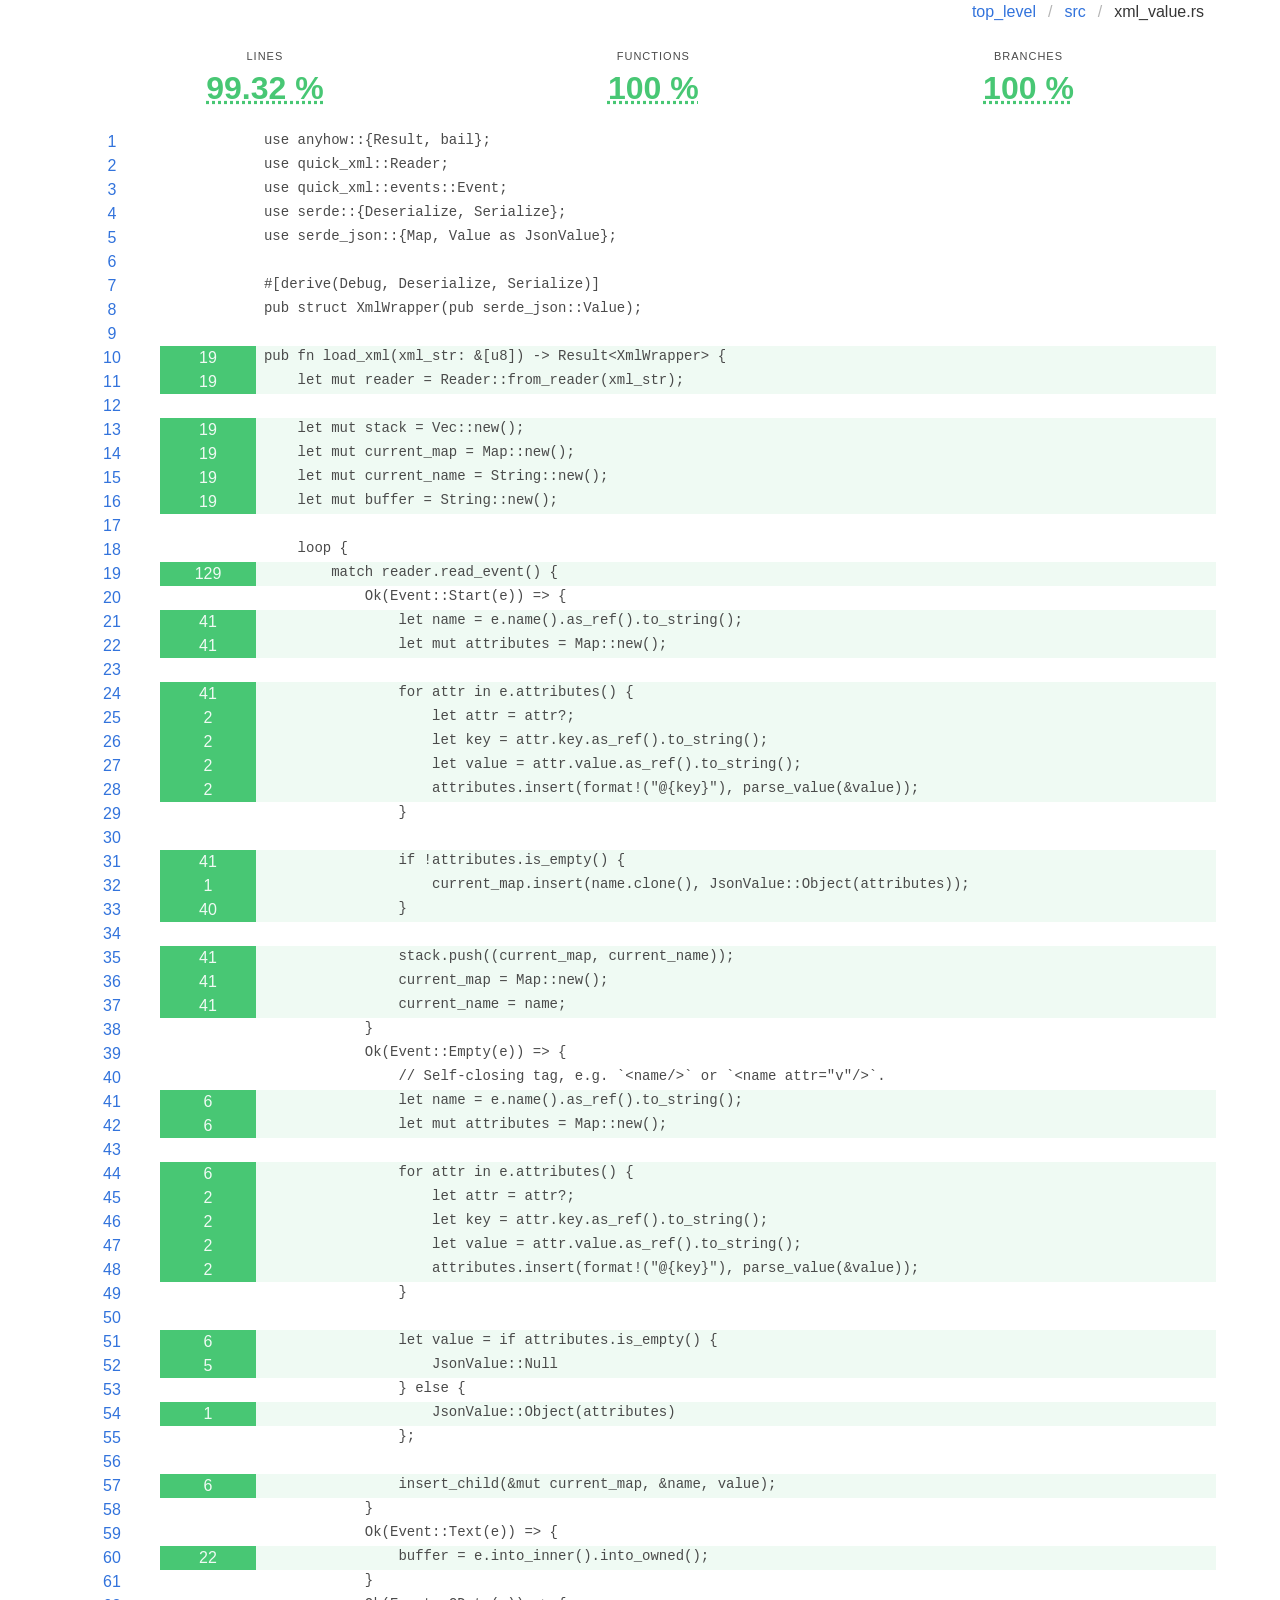
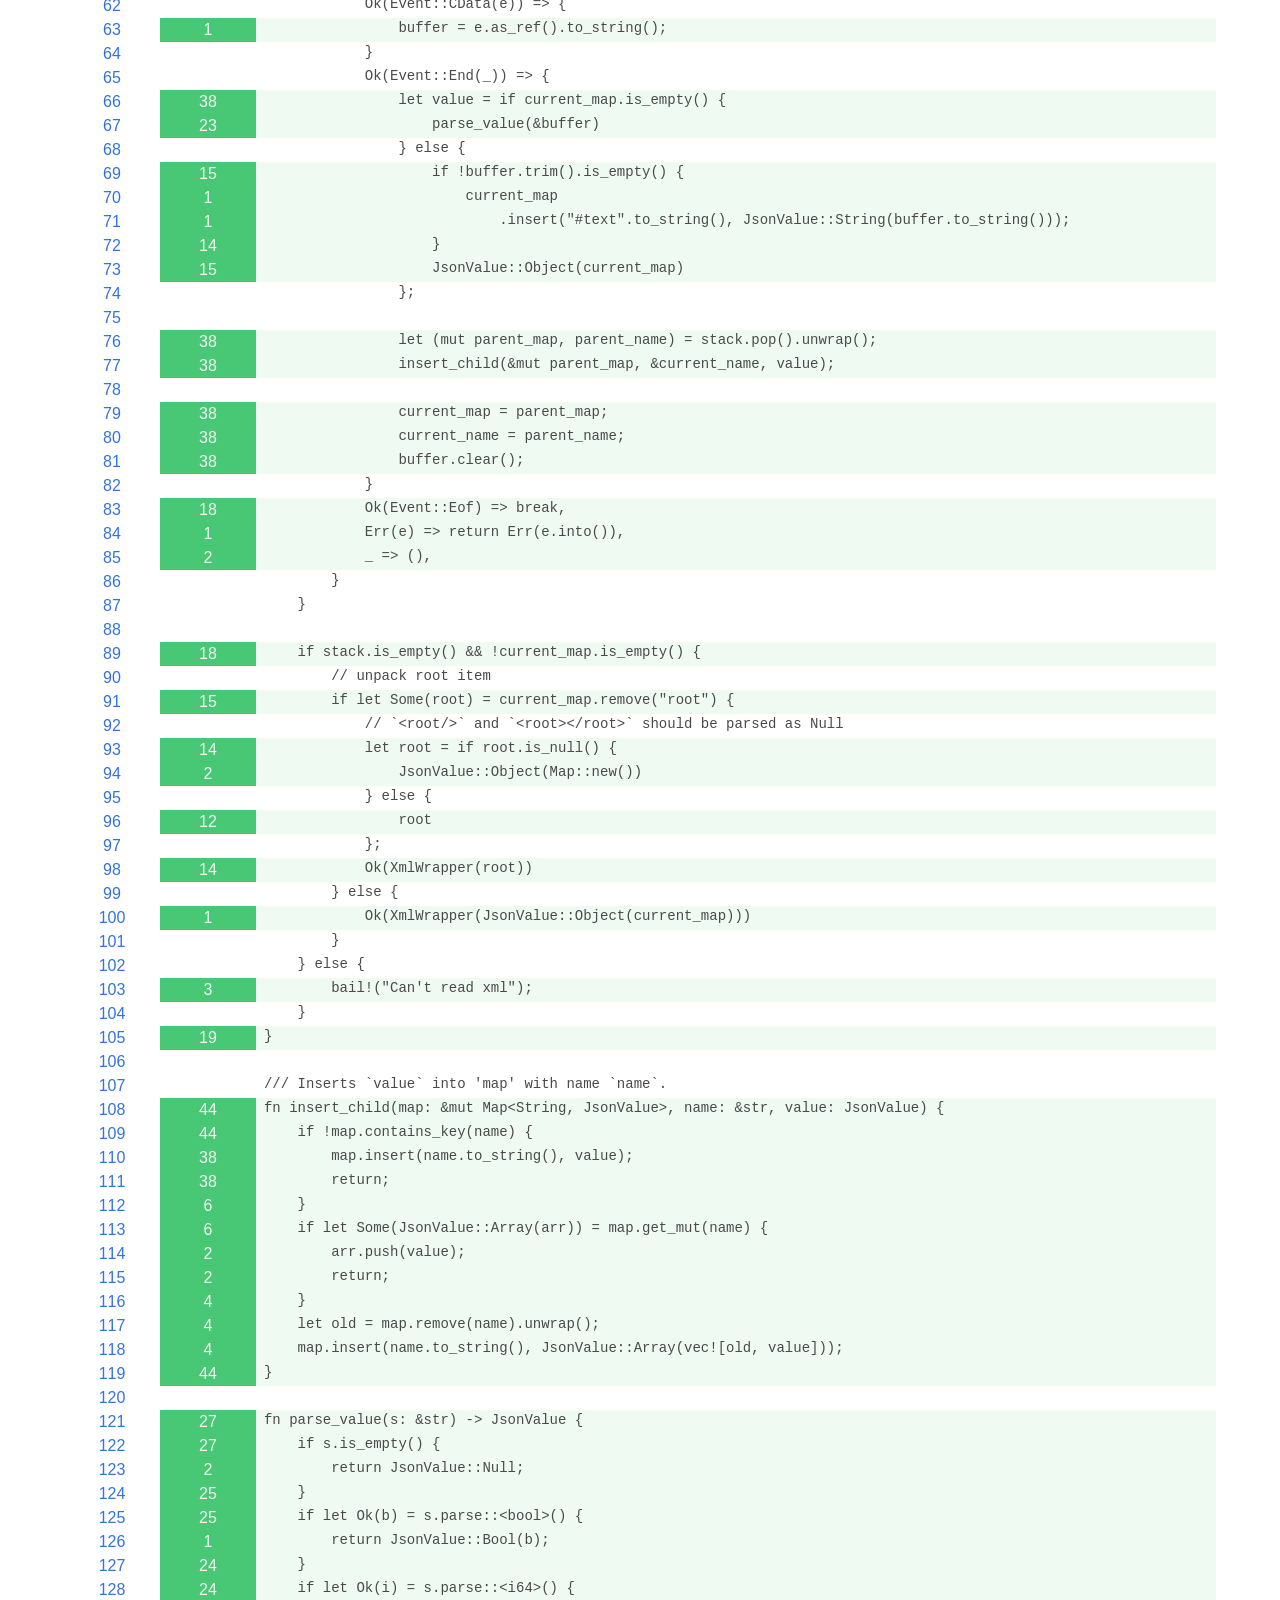
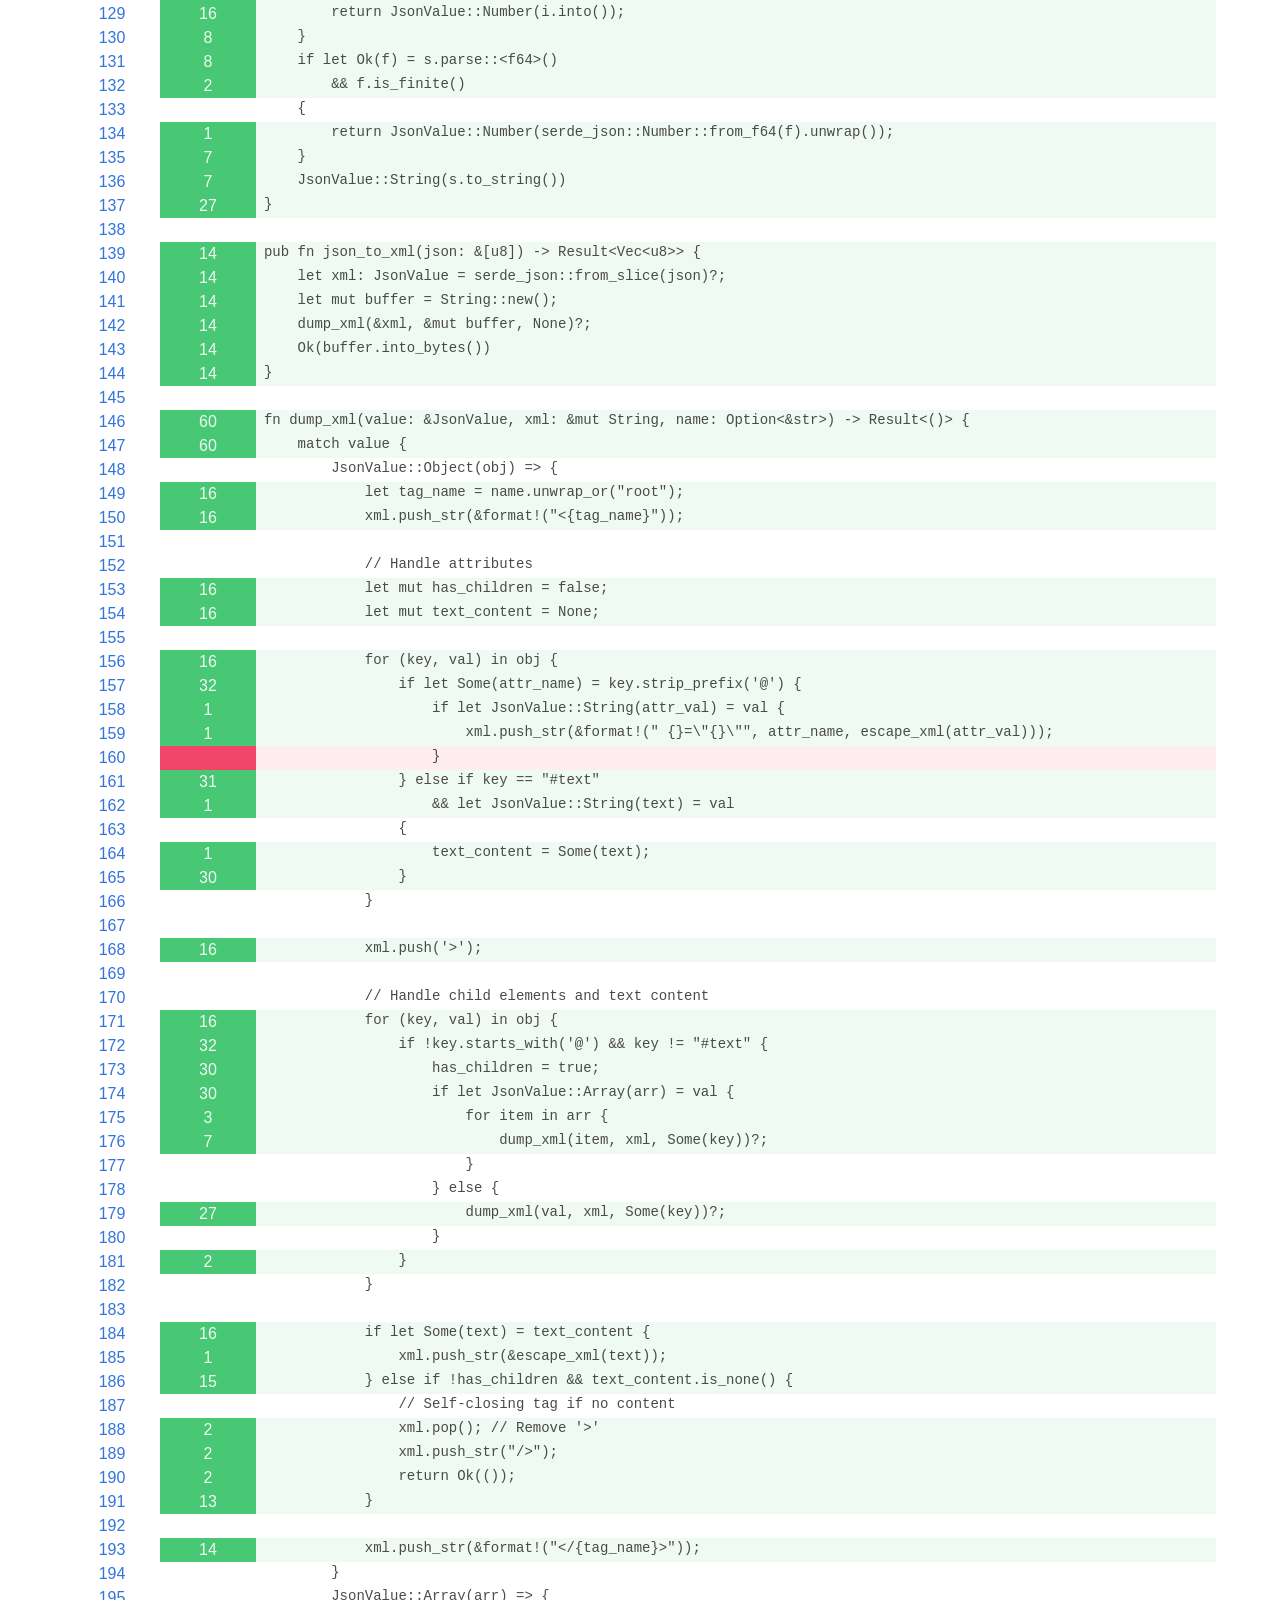
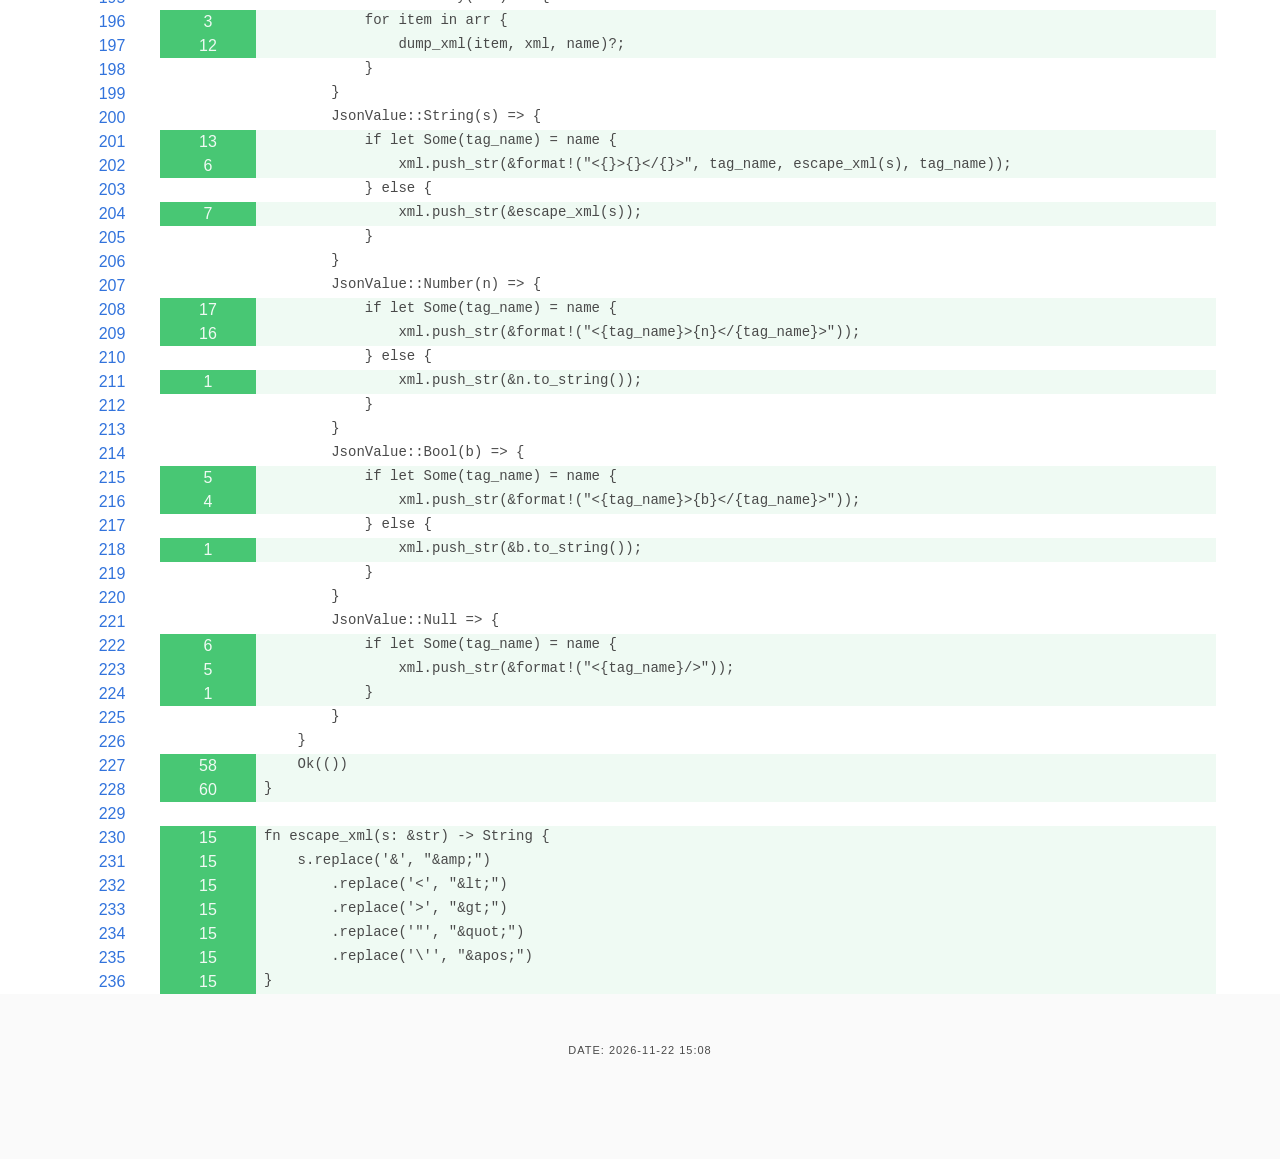
<file: htmlcov/src/xml_value.rs.html>
<!DOCTYPE html>
<html lang="en-us">
    <head><meta charset="utf-8">
        <meta name="viewport" content="width=device-width, initial-scale=1">
        <title>Grcov report - xml_value.rs </title>
        <link rel="stylesheet" href="../bulma.min.css"></head>
    <body>
        <div class="container">
    <nav class="breadcrumb is-right" aria-label="breadcrumbs">
        <ul><li><a href="../index.html">top_level</a></li><li><a href="./index.html">src</a></li><li class="is-active"><a href="#">xml_value.rs</a></li>
        </ul>
    </nav>
    <nav class="level">
        <div class="level-item has-text-centered">
        <div>
            <p class="heading">Lines</p>
            <p class="title has-text-success">
                <abbr title="145 / 146">99.32 %</abbr></p>
        </div>
    </div>

        <div class="level-item has-text-centered">
        <div>
            <p class="heading">Functions</p>
            <p class="title has-text-success">
                <abbr title="6 / 6">100 %</abbr></p>
        </div>
    </div>

        
	    <div class="level-item has-text-centered">
        <div>
            <p class="heading">Branches</p>
            <p class="title has-text-success">
                <abbr title="0 / 0">100 %</abbr></p>
        </div>
    </div>

	
    </nav>

    <div role="table" aria-label="Coverage report"><div class="columns p-0 m-0" role="row">
            <div
                class="column is-1 is-narrow p-0 has-text-centered"
                id="1"
                role="cell">
                <a href="#1">1</a>
            </div>
            <div
                class="column is-1 is-narrow p-0 has-text-centered has-text-white has-background-white"
                role="cell" aria-label="no coverage">
                
            </div>
            <div class="column has-background-white p-0"
                 role="cell">
                <pre class="has-background-white py-0 px-2">use anyhow::{Result, bail};</pre>
            </div>
        </div><div class="columns p-0 m-0" role="row">
            <div
                class="column is-1 is-narrow p-0 has-text-centered"
                id="2"
                role="cell">
                <a href="#2">2</a>
            </div>
            <div
                class="column is-1 is-narrow p-0 has-text-centered has-text-white has-background-white"
                role="cell" aria-label="no coverage">
                
            </div>
            <div class="column has-background-white p-0"
                 role="cell">
                <pre class="has-background-white py-0 px-2">use quick_xml::Reader;</pre>
            </div>
        </div><div class="columns p-0 m-0" role="row">
            <div
                class="column is-1 is-narrow p-0 has-text-centered"
                id="3"
                role="cell">
                <a href="#3">3</a>
            </div>
            <div
                class="column is-1 is-narrow p-0 has-text-centered has-text-white has-background-white"
                role="cell" aria-label="no coverage">
                
            </div>
            <div class="column has-background-white p-0"
                 role="cell">
                <pre class="has-background-white py-0 px-2">use quick_xml::events::Event;</pre>
            </div>
        </div><div class="columns p-0 m-0" role="row">
            <div
                class="column is-1 is-narrow p-0 has-text-centered"
                id="4"
                role="cell">
                <a href="#4">4</a>
            </div>
            <div
                class="column is-1 is-narrow p-0 has-text-centered has-text-white has-background-white"
                role="cell" aria-label="no coverage">
                
            </div>
            <div class="column has-background-white p-0"
                 role="cell">
                <pre class="has-background-white py-0 px-2">use serde::{Deserialize, Serialize};</pre>
            </div>
        </div><div class="columns p-0 m-0" role="row">
            <div
                class="column is-1 is-narrow p-0 has-text-centered"
                id="5"
                role="cell">
                <a href="#5">5</a>
            </div>
            <div
                class="column is-1 is-narrow p-0 has-text-centered has-text-white has-background-white"
                role="cell" aria-label="no coverage">
                
            </div>
            <div class="column has-background-white p-0"
                 role="cell">
                <pre class="has-background-white py-0 px-2">use serde_json::{Map, Value as JsonValue};</pre>
            </div>
        </div><div class="columns p-0 m-0" role="row">
            <div
                class="column is-1 is-narrow p-0 has-text-centered"
                id="6"
                role="cell">
                <a href="#6">6</a>
            </div>
            <div
                class="column is-1 is-narrow p-0 has-text-centered has-text-white has-background-white"
                role="cell" aria-label="no coverage">
                
            </div>
            <div class="column has-background-white p-0"
                 role="cell">
                <pre class="has-background-white py-0 px-2"></pre>
            </div>
        </div><div class="columns p-0 m-0" role="row">
            <div
                class="column is-1 is-narrow p-0 has-text-centered"
                id="7"
                role="cell">
                <a href="#7">7</a>
            </div>
            <div
                class="column is-1 is-narrow p-0 has-text-centered has-text-white has-background-white"
                role="cell" aria-label="no coverage">
                
            </div>
            <div class="column has-background-white p-0"
                 role="cell">
                <pre class="has-background-white py-0 px-2">#[derive(Debug, Deserialize, Serialize)]</pre>
            </div>
        </div><div class="columns p-0 m-0" role="row">
            <div
                class="column is-1 is-narrow p-0 has-text-centered"
                id="8"
                role="cell">
                <a href="#8">8</a>
            </div>
            <div
                class="column is-1 is-narrow p-0 has-text-centered has-text-white has-background-white"
                role="cell" aria-label="no coverage">
                
            </div>
            <div class="column has-background-white p-0"
                 role="cell">
                <pre class="has-background-white py-0 px-2">pub struct XmlWrapper(pub serde_json::Value);</pre>
            </div>
        </div><div class="columns p-0 m-0" role="row">
            <div
                class="column is-1 is-narrow p-0 has-text-centered"
                id="9"
                role="cell">
                <a href="#9">9</a>
            </div>
            <div
                class="column is-1 is-narrow p-0 has-text-centered has-text-white has-background-white"
                role="cell" aria-label="no coverage">
                
            </div>
            <div class="column has-background-white p-0"
                 role="cell">
                <pre class="has-background-white py-0 px-2"></pre>
            </div>
        </div><div class="columns p-0 m-0" role="row">
            <div
                class="column is-1 is-narrow p-0 has-text-centered"
                id="10"
                role="cell">
                <a href="#10">10</a>
            </div>
            <div
                class="column is-1 is-narrow p-0 has-text-centered has-text-success-light has-background-success"
                role="cell" aria-label="19">
                19
            </div>
            <div class="column has-background-success-light p-0"
                 role="cell">
                <pre class="has-background-success-light py-0 px-2">pub fn load_xml(xml_str: &amp;[u8]) -&gt; Result&lt;XmlWrapper&gt; {</pre>
            </div>
        </div><div class="columns p-0 m-0" role="row">
            <div
                class="column is-1 is-narrow p-0 has-text-centered"
                id="11"
                role="cell">
                <a href="#11">11</a>
            </div>
            <div
                class="column is-1 is-narrow p-0 has-text-centered has-text-success-light has-background-success"
                role="cell" aria-label="19">
                19
            </div>
            <div class="column has-background-success-light p-0"
                 role="cell">
                <pre class="has-background-success-light py-0 px-2">    let mut reader = Reader::from_reader(xml_str);</pre>
            </div>
        </div><div class="columns p-0 m-0" role="row">
            <div
                class="column is-1 is-narrow p-0 has-text-centered"
                id="12"
                role="cell">
                <a href="#12">12</a>
            </div>
            <div
                class="column is-1 is-narrow p-0 has-text-centered has-text-white has-background-white"
                role="cell" aria-label="no coverage">
                
            </div>
            <div class="column has-background-white p-0"
                 role="cell">
                <pre class="has-background-white py-0 px-2"></pre>
            </div>
        </div><div class="columns p-0 m-0" role="row">
            <div
                class="column is-1 is-narrow p-0 has-text-centered"
                id="13"
                role="cell">
                <a href="#13">13</a>
            </div>
            <div
                class="column is-1 is-narrow p-0 has-text-centered has-text-success-light has-background-success"
                role="cell" aria-label="19">
                19
            </div>
            <div class="column has-background-success-light p-0"
                 role="cell">
                <pre class="has-background-success-light py-0 px-2">    let mut stack = Vec::new();</pre>
            </div>
        </div><div class="columns p-0 m-0" role="row">
            <div
                class="column is-1 is-narrow p-0 has-text-centered"
                id="14"
                role="cell">
                <a href="#14">14</a>
            </div>
            <div
                class="column is-1 is-narrow p-0 has-text-centered has-text-success-light has-background-success"
                role="cell" aria-label="19">
                19
            </div>
            <div class="column has-background-success-light p-0"
                 role="cell">
                <pre class="has-background-success-light py-0 px-2">    let mut current_map = Map::new();</pre>
            </div>
        </div><div class="columns p-0 m-0" role="row">
            <div
                class="column is-1 is-narrow p-0 has-text-centered"
                id="15"
                role="cell">
                <a href="#15">15</a>
            </div>
            <div
                class="column is-1 is-narrow p-0 has-text-centered has-text-success-light has-background-success"
                role="cell" aria-label="19">
                19
            </div>
            <div class="column has-background-success-light p-0"
                 role="cell">
                <pre class="has-background-success-light py-0 px-2">    let mut current_name = String::new();</pre>
            </div>
        </div><div class="columns p-0 m-0" role="row">
            <div
                class="column is-1 is-narrow p-0 has-text-centered"
                id="16"
                role="cell">
                <a href="#16">16</a>
            </div>
            <div
                class="column is-1 is-narrow p-0 has-text-centered has-text-success-light has-background-success"
                role="cell" aria-label="19">
                19
            </div>
            <div class="column has-background-success-light p-0"
                 role="cell">
                <pre class="has-background-success-light py-0 px-2">    let mut buffer = String::new();</pre>
            </div>
        </div><div class="columns p-0 m-0" role="row">
            <div
                class="column is-1 is-narrow p-0 has-text-centered"
                id="17"
                role="cell">
                <a href="#17">17</a>
            </div>
            <div
                class="column is-1 is-narrow p-0 has-text-centered has-text-white has-background-white"
                role="cell" aria-label="no coverage">
                
            </div>
            <div class="column has-background-white p-0"
                 role="cell">
                <pre class="has-background-white py-0 px-2"></pre>
            </div>
        </div><div class="columns p-0 m-0" role="row">
            <div
                class="column is-1 is-narrow p-0 has-text-centered"
                id="18"
                role="cell">
                <a href="#18">18</a>
            </div>
            <div
                class="column is-1 is-narrow p-0 has-text-centered has-text-white has-background-white"
                role="cell" aria-label="no coverage">
                
            </div>
            <div class="column has-background-white p-0"
                 role="cell">
                <pre class="has-background-white py-0 px-2">    loop {</pre>
            </div>
        </div><div class="columns p-0 m-0" role="row">
            <div
                class="column is-1 is-narrow p-0 has-text-centered"
                id="19"
                role="cell">
                <a href="#19">19</a>
            </div>
            <div
                class="column is-1 is-narrow p-0 has-text-centered has-text-success-light has-background-success"
                role="cell" aria-label="129">
                129
            </div>
            <div class="column has-background-success-light p-0"
                 role="cell">
                <pre class="has-background-success-light py-0 px-2">        match reader.read_event() {</pre>
            </div>
        </div><div class="columns p-0 m-0" role="row">
            <div
                class="column is-1 is-narrow p-0 has-text-centered"
                id="20"
                role="cell">
                <a href="#20">20</a>
            </div>
            <div
                class="column is-1 is-narrow p-0 has-text-centered has-text-white has-background-white"
                role="cell" aria-label="no coverage">
                
            </div>
            <div class="column has-background-white p-0"
                 role="cell">
                <pre class="has-background-white py-0 px-2">            Ok(Event::Start(e)) =&gt; {</pre>
            </div>
        </div><div class="columns p-0 m-0" role="row">
            <div
                class="column is-1 is-narrow p-0 has-text-centered"
                id="21"
                role="cell">
                <a href="#21">21</a>
            </div>
            <div
                class="column is-1 is-narrow p-0 has-text-centered has-text-success-light has-background-success"
                role="cell" aria-label="41">
                41
            </div>
            <div class="column has-background-success-light p-0"
                 role="cell">
                <pre class="has-background-success-light py-0 px-2">                let name = e.name().as_ref().to_string();</pre>
            </div>
        </div><div class="columns p-0 m-0" role="row">
            <div
                class="column is-1 is-narrow p-0 has-text-centered"
                id="22"
                role="cell">
                <a href="#22">22</a>
            </div>
            <div
                class="column is-1 is-narrow p-0 has-text-centered has-text-success-light has-background-success"
                role="cell" aria-label="41">
                41
            </div>
            <div class="column has-background-success-light p-0"
                 role="cell">
                <pre class="has-background-success-light py-0 px-2">                let mut attributes = Map::new();</pre>
            </div>
        </div><div class="columns p-0 m-0" role="row">
            <div
                class="column is-1 is-narrow p-0 has-text-centered"
                id="23"
                role="cell">
                <a href="#23">23</a>
            </div>
            <div
                class="column is-1 is-narrow p-0 has-text-centered has-text-white has-background-white"
                role="cell" aria-label="no coverage">
                
            </div>
            <div class="column has-background-white p-0"
                 role="cell">
                <pre class="has-background-white py-0 px-2"></pre>
            </div>
        </div><div class="columns p-0 m-0" role="row">
            <div
                class="column is-1 is-narrow p-0 has-text-centered"
                id="24"
                role="cell">
                <a href="#24">24</a>
            </div>
            <div
                class="column is-1 is-narrow p-0 has-text-centered has-text-success-light has-background-success"
                role="cell" aria-label="41">
                41
            </div>
            <div class="column has-background-success-light p-0"
                 role="cell">
                <pre class="has-background-success-light py-0 px-2">                for attr in e.attributes() {</pre>
            </div>
        </div><div class="columns p-0 m-0" role="row">
            <div
                class="column is-1 is-narrow p-0 has-text-centered"
                id="25"
                role="cell">
                <a href="#25">25</a>
            </div>
            <div
                class="column is-1 is-narrow p-0 has-text-centered has-text-success-light has-background-success"
                role="cell" aria-label="2">
                2
            </div>
            <div class="column has-background-success-light p-0"
                 role="cell">
                <pre class="has-background-success-light py-0 px-2">                    let attr = attr?;</pre>
            </div>
        </div><div class="columns p-0 m-0" role="row">
            <div
                class="column is-1 is-narrow p-0 has-text-centered"
                id="26"
                role="cell">
                <a href="#26">26</a>
            </div>
            <div
                class="column is-1 is-narrow p-0 has-text-centered has-text-success-light has-background-success"
                role="cell" aria-label="2">
                2
            </div>
            <div class="column has-background-success-light p-0"
                 role="cell">
                <pre class="has-background-success-light py-0 px-2">                    let key = attr.key.as_ref().to_string();</pre>
            </div>
        </div><div class="columns p-0 m-0" role="row">
            <div
                class="column is-1 is-narrow p-0 has-text-centered"
                id="27"
                role="cell">
                <a href="#27">27</a>
            </div>
            <div
                class="column is-1 is-narrow p-0 has-text-centered has-text-success-light has-background-success"
                role="cell" aria-label="2">
                2
            </div>
            <div class="column has-background-success-light p-0"
                 role="cell">
                <pre class="has-background-success-light py-0 px-2">                    let value = attr.value.as_ref().to_string();</pre>
            </div>
        </div><div class="columns p-0 m-0" role="row">
            <div
                class="column is-1 is-narrow p-0 has-text-centered"
                id="28"
                role="cell">
                <a href="#28">28</a>
            </div>
            <div
                class="column is-1 is-narrow p-0 has-text-centered has-text-success-light has-background-success"
                role="cell" aria-label="2">
                2
            </div>
            <div class="column has-background-success-light p-0"
                 role="cell">
                <pre class="has-background-success-light py-0 px-2">                    attributes.insert(format!(&quot;@{key}&quot;), parse_value(&amp;value));</pre>
            </div>
        </div><div class="columns p-0 m-0" role="row">
            <div
                class="column is-1 is-narrow p-0 has-text-centered"
                id="29"
                role="cell">
                <a href="#29">29</a>
            </div>
            <div
                class="column is-1 is-narrow p-0 has-text-centered has-text-white has-background-white"
                role="cell" aria-label="no coverage">
                
            </div>
            <div class="column has-background-white p-0"
                 role="cell">
                <pre class="has-background-white py-0 px-2">                }</pre>
            </div>
        </div><div class="columns p-0 m-0" role="row">
            <div
                class="column is-1 is-narrow p-0 has-text-centered"
                id="30"
                role="cell">
                <a href="#30">30</a>
            </div>
            <div
                class="column is-1 is-narrow p-0 has-text-centered has-text-white has-background-white"
                role="cell" aria-label="no coverage">
                
            </div>
            <div class="column has-background-white p-0"
                 role="cell">
                <pre class="has-background-white py-0 px-2"></pre>
            </div>
        </div><div class="columns p-0 m-0" role="row">
            <div
                class="column is-1 is-narrow p-0 has-text-centered"
                id="31"
                role="cell">
                <a href="#31">31</a>
            </div>
            <div
                class="column is-1 is-narrow p-0 has-text-centered has-text-success-light has-background-success"
                role="cell" aria-label="41">
                41
            </div>
            <div class="column has-background-success-light p-0"
                 role="cell">
                <pre class="has-background-success-light py-0 px-2">                if !attributes.is_empty() {</pre>
            </div>
        </div><div class="columns p-0 m-0" role="row">
            <div
                class="column is-1 is-narrow p-0 has-text-centered"
                id="32"
                role="cell">
                <a href="#32">32</a>
            </div>
            <div
                class="column is-1 is-narrow p-0 has-text-centered has-text-success-light has-background-success"
                role="cell" aria-label="1">
                1
            </div>
            <div class="column has-background-success-light p-0"
                 role="cell">
                <pre class="has-background-success-light py-0 px-2">                    current_map.insert(name.clone(), JsonValue::Object(attributes));</pre>
            </div>
        </div><div class="columns p-0 m-0" role="row">
            <div
                class="column is-1 is-narrow p-0 has-text-centered"
                id="33"
                role="cell">
                <a href="#33">33</a>
            </div>
            <div
                class="column is-1 is-narrow p-0 has-text-centered has-text-success-light has-background-success"
                role="cell" aria-label="40">
                40
            </div>
            <div class="column has-background-success-light p-0"
                 role="cell">
                <pre class="has-background-success-light py-0 px-2">                }</pre>
            </div>
        </div><div class="columns p-0 m-0" role="row">
            <div
                class="column is-1 is-narrow p-0 has-text-centered"
                id="34"
                role="cell">
                <a href="#34">34</a>
            </div>
            <div
                class="column is-1 is-narrow p-0 has-text-centered has-text-white has-background-white"
                role="cell" aria-label="no coverage">
                
            </div>
            <div class="column has-background-white p-0"
                 role="cell">
                <pre class="has-background-white py-0 px-2"></pre>
            </div>
        </div><div class="columns p-0 m-0" role="row">
            <div
                class="column is-1 is-narrow p-0 has-text-centered"
                id="35"
                role="cell">
                <a href="#35">35</a>
            </div>
            <div
                class="column is-1 is-narrow p-0 has-text-centered has-text-success-light has-background-success"
                role="cell" aria-label="41">
                41
            </div>
            <div class="column has-background-success-light p-0"
                 role="cell">
                <pre class="has-background-success-light py-0 px-2">                stack.push((current_map, current_name));</pre>
            </div>
        </div><div class="columns p-0 m-0" role="row">
            <div
                class="column is-1 is-narrow p-0 has-text-centered"
                id="36"
                role="cell">
                <a href="#36">36</a>
            </div>
            <div
                class="column is-1 is-narrow p-0 has-text-centered has-text-success-light has-background-success"
                role="cell" aria-label="41">
                41
            </div>
            <div class="column has-background-success-light p-0"
                 role="cell">
                <pre class="has-background-success-light py-0 px-2">                current_map = Map::new();</pre>
            </div>
        </div><div class="columns p-0 m-0" role="row">
            <div
                class="column is-1 is-narrow p-0 has-text-centered"
                id="37"
                role="cell">
                <a href="#37">37</a>
            </div>
            <div
                class="column is-1 is-narrow p-0 has-text-centered has-text-success-light has-background-success"
                role="cell" aria-label="41">
                41
            </div>
            <div class="column has-background-success-light p-0"
                 role="cell">
                <pre class="has-background-success-light py-0 px-2">                current_name = name;</pre>
            </div>
        </div><div class="columns p-0 m-0" role="row">
            <div
                class="column is-1 is-narrow p-0 has-text-centered"
                id="38"
                role="cell">
                <a href="#38">38</a>
            </div>
            <div
                class="column is-1 is-narrow p-0 has-text-centered has-text-white has-background-white"
                role="cell" aria-label="no coverage">
                
            </div>
            <div class="column has-background-white p-0"
                 role="cell">
                <pre class="has-background-white py-0 px-2">            }</pre>
            </div>
        </div><div class="columns p-0 m-0" role="row">
            <div
                class="column is-1 is-narrow p-0 has-text-centered"
                id="39"
                role="cell">
                <a href="#39">39</a>
            </div>
            <div
                class="column is-1 is-narrow p-0 has-text-centered has-text-white has-background-white"
                role="cell" aria-label="no coverage">
                
            </div>
            <div class="column has-background-white p-0"
                 role="cell">
                <pre class="has-background-white py-0 px-2">            Ok(Event::Empty(e)) =&gt; {</pre>
            </div>
        </div><div class="columns p-0 m-0" role="row">
            <div
                class="column is-1 is-narrow p-0 has-text-centered"
                id="40"
                role="cell">
                <a href="#40">40</a>
            </div>
            <div
                class="column is-1 is-narrow p-0 has-text-centered has-text-white has-background-white"
                role="cell" aria-label="no coverage">
                
            </div>
            <div class="column has-background-white p-0"
                 role="cell">
                <pre class="has-background-white py-0 px-2">                &#x2F;&#x2F; Self-closing tag, e.g. `&lt;name&#x2F;&gt;` or `&lt;name attr=&quot;v&quot;&#x2F;&gt;`.</pre>
            </div>
        </div><div class="columns p-0 m-0" role="row">
            <div
                class="column is-1 is-narrow p-0 has-text-centered"
                id="41"
                role="cell">
                <a href="#41">41</a>
            </div>
            <div
                class="column is-1 is-narrow p-0 has-text-centered has-text-success-light has-background-success"
                role="cell" aria-label="6">
                6
            </div>
            <div class="column has-background-success-light p-0"
                 role="cell">
                <pre class="has-background-success-light py-0 px-2">                let name = e.name().as_ref().to_string();</pre>
            </div>
        </div><div class="columns p-0 m-0" role="row">
            <div
                class="column is-1 is-narrow p-0 has-text-centered"
                id="42"
                role="cell">
                <a href="#42">42</a>
            </div>
            <div
                class="column is-1 is-narrow p-0 has-text-centered has-text-success-light has-background-success"
                role="cell" aria-label="6">
                6
            </div>
            <div class="column has-background-success-light p-0"
                 role="cell">
                <pre class="has-background-success-light py-0 px-2">                let mut attributes = Map::new();</pre>
            </div>
        </div><div class="columns p-0 m-0" role="row">
            <div
                class="column is-1 is-narrow p-0 has-text-centered"
                id="43"
                role="cell">
                <a href="#43">43</a>
            </div>
            <div
                class="column is-1 is-narrow p-0 has-text-centered has-text-white has-background-white"
                role="cell" aria-label="no coverage">
                
            </div>
            <div class="column has-background-white p-0"
                 role="cell">
                <pre class="has-background-white py-0 px-2"></pre>
            </div>
        </div><div class="columns p-0 m-0" role="row">
            <div
                class="column is-1 is-narrow p-0 has-text-centered"
                id="44"
                role="cell">
                <a href="#44">44</a>
            </div>
            <div
                class="column is-1 is-narrow p-0 has-text-centered has-text-success-light has-background-success"
                role="cell" aria-label="6">
                6
            </div>
            <div class="column has-background-success-light p-0"
                 role="cell">
                <pre class="has-background-success-light py-0 px-2">                for attr in e.attributes() {</pre>
            </div>
        </div><div class="columns p-0 m-0" role="row">
            <div
                class="column is-1 is-narrow p-0 has-text-centered"
                id="45"
                role="cell">
                <a href="#45">45</a>
            </div>
            <div
                class="column is-1 is-narrow p-0 has-text-centered has-text-success-light has-background-success"
                role="cell" aria-label="2">
                2
            </div>
            <div class="column has-background-success-light p-0"
                 role="cell">
                <pre class="has-background-success-light py-0 px-2">                    let attr = attr?;</pre>
            </div>
        </div><div class="columns p-0 m-0" role="row">
            <div
                class="column is-1 is-narrow p-0 has-text-centered"
                id="46"
                role="cell">
                <a href="#46">46</a>
            </div>
            <div
                class="column is-1 is-narrow p-0 has-text-centered has-text-success-light has-background-success"
                role="cell" aria-label="2">
                2
            </div>
            <div class="column has-background-success-light p-0"
                 role="cell">
                <pre class="has-background-success-light py-0 px-2">                    let key = attr.key.as_ref().to_string();</pre>
            </div>
        </div><div class="columns p-0 m-0" role="row">
            <div
                class="column is-1 is-narrow p-0 has-text-centered"
                id="47"
                role="cell">
                <a href="#47">47</a>
            </div>
            <div
                class="column is-1 is-narrow p-0 has-text-centered has-text-success-light has-background-success"
                role="cell" aria-label="2">
                2
            </div>
            <div class="column has-background-success-light p-0"
                 role="cell">
                <pre class="has-background-success-light py-0 px-2">                    let value = attr.value.as_ref().to_string();</pre>
            </div>
        </div><div class="columns p-0 m-0" role="row">
            <div
                class="column is-1 is-narrow p-0 has-text-centered"
                id="48"
                role="cell">
                <a href="#48">48</a>
            </div>
            <div
                class="column is-1 is-narrow p-0 has-text-centered has-text-success-light has-background-success"
                role="cell" aria-label="2">
                2
            </div>
            <div class="column has-background-success-light p-0"
                 role="cell">
                <pre class="has-background-success-light py-0 px-2">                    attributes.insert(format!(&quot;@{key}&quot;), parse_value(&amp;value));</pre>
            </div>
        </div><div class="columns p-0 m-0" role="row">
            <div
                class="column is-1 is-narrow p-0 has-text-centered"
                id="49"
                role="cell">
                <a href="#49">49</a>
            </div>
            <div
                class="column is-1 is-narrow p-0 has-text-centered has-text-white has-background-white"
                role="cell" aria-label="no coverage">
                
            </div>
            <div class="column has-background-white p-0"
                 role="cell">
                <pre class="has-background-white py-0 px-2">                }</pre>
            </div>
        </div><div class="columns p-0 m-0" role="row">
            <div
                class="column is-1 is-narrow p-0 has-text-centered"
                id="50"
                role="cell">
                <a href="#50">50</a>
            </div>
            <div
                class="column is-1 is-narrow p-0 has-text-centered has-text-white has-background-white"
                role="cell" aria-label="no coverage">
                
            </div>
            <div class="column has-background-white p-0"
                 role="cell">
                <pre class="has-background-white py-0 px-2"></pre>
            </div>
        </div><div class="columns p-0 m-0" role="row">
            <div
                class="column is-1 is-narrow p-0 has-text-centered"
                id="51"
                role="cell">
                <a href="#51">51</a>
            </div>
            <div
                class="column is-1 is-narrow p-0 has-text-centered has-text-success-light has-background-success"
                role="cell" aria-label="6">
                6
            </div>
            <div class="column has-background-success-light p-0"
                 role="cell">
                <pre class="has-background-success-light py-0 px-2">                let value = if attributes.is_empty() {</pre>
            </div>
        </div><div class="columns p-0 m-0" role="row">
            <div
                class="column is-1 is-narrow p-0 has-text-centered"
                id="52"
                role="cell">
                <a href="#52">52</a>
            </div>
            <div
                class="column is-1 is-narrow p-0 has-text-centered has-text-success-light has-background-success"
                role="cell" aria-label="5">
                5
            </div>
            <div class="column has-background-success-light p-0"
                 role="cell">
                <pre class="has-background-success-light py-0 px-2">                    JsonValue::Null</pre>
            </div>
        </div><div class="columns p-0 m-0" role="row">
            <div
                class="column is-1 is-narrow p-0 has-text-centered"
                id="53"
                role="cell">
                <a href="#53">53</a>
            </div>
            <div
                class="column is-1 is-narrow p-0 has-text-centered has-text-white has-background-white"
                role="cell" aria-label="no coverage">
                
            </div>
            <div class="column has-background-white p-0"
                 role="cell">
                <pre class="has-background-white py-0 px-2">                } else {</pre>
            </div>
        </div><div class="columns p-0 m-0" role="row">
            <div
                class="column is-1 is-narrow p-0 has-text-centered"
                id="54"
                role="cell">
                <a href="#54">54</a>
            </div>
            <div
                class="column is-1 is-narrow p-0 has-text-centered has-text-success-light has-background-success"
                role="cell" aria-label="1">
                1
            </div>
            <div class="column has-background-success-light p-0"
                 role="cell">
                <pre class="has-background-success-light py-0 px-2">                    JsonValue::Object(attributes)</pre>
            </div>
        </div><div class="columns p-0 m-0" role="row">
            <div
                class="column is-1 is-narrow p-0 has-text-centered"
                id="55"
                role="cell">
                <a href="#55">55</a>
            </div>
            <div
                class="column is-1 is-narrow p-0 has-text-centered has-text-white has-background-white"
                role="cell" aria-label="no coverage">
                
            </div>
            <div class="column has-background-white p-0"
                 role="cell">
                <pre class="has-background-white py-0 px-2">                };</pre>
            </div>
        </div><div class="columns p-0 m-0" role="row">
            <div
                class="column is-1 is-narrow p-0 has-text-centered"
                id="56"
                role="cell">
                <a href="#56">56</a>
            </div>
            <div
                class="column is-1 is-narrow p-0 has-text-centered has-text-white has-background-white"
                role="cell" aria-label="no coverage">
                
            </div>
            <div class="column has-background-white p-0"
                 role="cell">
                <pre class="has-background-white py-0 px-2"></pre>
            </div>
        </div><div class="columns p-0 m-0" role="row">
            <div
                class="column is-1 is-narrow p-0 has-text-centered"
                id="57"
                role="cell">
                <a href="#57">57</a>
            </div>
            <div
                class="column is-1 is-narrow p-0 has-text-centered has-text-success-light has-background-success"
                role="cell" aria-label="6">
                6
            </div>
            <div class="column has-background-success-light p-0"
                 role="cell">
                <pre class="has-background-success-light py-0 px-2">                insert_child(&amp;mut current_map, &amp;name, value);</pre>
            </div>
        </div><div class="columns p-0 m-0" role="row">
            <div
                class="column is-1 is-narrow p-0 has-text-centered"
                id="58"
                role="cell">
                <a href="#58">58</a>
            </div>
            <div
                class="column is-1 is-narrow p-0 has-text-centered has-text-white has-background-white"
                role="cell" aria-label="no coverage">
                
            </div>
            <div class="column has-background-white p-0"
                 role="cell">
                <pre class="has-background-white py-0 px-2">            }</pre>
            </div>
        </div><div class="columns p-0 m-0" role="row">
            <div
                class="column is-1 is-narrow p-0 has-text-centered"
                id="59"
                role="cell">
                <a href="#59">59</a>
            </div>
            <div
                class="column is-1 is-narrow p-0 has-text-centered has-text-white has-background-white"
                role="cell" aria-label="no coverage">
                
            </div>
            <div class="column has-background-white p-0"
                 role="cell">
                <pre class="has-background-white py-0 px-2">            Ok(Event::Text(e)) =&gt; {</pre>
            </div>
        </div><div class="columns p-0 m-0" role="row">
            <div
                class="column is-1 is-narrow p-0 has-text-centered"
                id="60"
                role="cell">
                <a href="#60">60</a>
            </div>
            <div
                class="column is-1 is-narrow p-0 has-text-centered has-text-success-light has-background-success"
                role="cell" aria-label="22">
                22
            </div>
            <div class="column has-background-success-light p-0"
                 role="cell">
                <pre class="has-background-success-light py-0 px-2">                buffer = e.into_inner().into_owned();</pre>
            </div>
        </div><div class="columns p-0 m-0" role="row">
            <div
                class="column is-1 is-narrow p-0 has-text-centered"
                id="61"
                role="cell">
                <a href="#61">61</a>
            </div>
            <div
                class="column is-1 is-narrow p-0 has-text-centered has-text-white has-background-white"
                role="cell" aria-label="no coverage">
                
            </div>
            <div class="column has-background-white p-0"
                 role="cell">
                <pre class="has-background-white py-0 px-2">            }</pre>
            </div>
        </div><div class="columns p-0 m-0" role="row">
            <div
                class="column is-1 is-narrow p-0 has-text-centered"
                id="62"
                role="cell">
                <a href="#62">62</a>
            </div>
            <div
                class="column is-1 is-narrow p-0 has-text-centered has-text-white has-background-white"
                role="cell" aria-label="no coverage">
                
            </div>
            <div class="column has-background-white p-0"
                 role="cell">
                <pre class="has-background-white py-0 px-2">            Ok(Event::CData(e)) =&gt; {</pre>
            </div>
        </div><div class="columns p-0 m-0" role="row">
            <div
                class="column is-1 is-narrow p-0 has-text-centered"
                id="63"
                role="cell">
                <a href="#63">63</a>
            </div>
            <div
                class="column is-1 is-narrow p-0 has-text-centered has-text-success-light has-background-success"
                role="cell" aria-label="1">
                1
            </div>
            <div class="column has-background-success-light p-0"
                 role="cell">
                <pre class="has-background-success-light py-0 px-2">                buffer = e.as_ref().to_string();</pre>
            </div>
        </div><div class="columns p-0 m-0" role="row">
            <div
                class="column is-1 is-narrow p-0 has-text-centered"
                id="64"
                role="cell">
                <a href="#64">64</a>
            </div>
            <div
                class="column is-1 is-narrow p-0 has-text-centered has-text-white has-background-white"
                role="cell" aria-label="no coverage">
                
            </div>
            <div class="column has-background-white p-0"
                 role="cell">
                <pre class="has-background-white py-0 px-2">            }</pre>
            </div>
        </div><div class="columns p-0 m-0" role="row">
            <div
                class="column is-1 is-narrow p-0 has-text-centered"
                id="65"
                role="cell">
                <a href="#65">65</a>
            </div>
            <div
                class="column is-1 is-narrow p-0 has-text-centered has-text-white has-background-white"
                role="cell" aria-label="no coverage">
                
            </div>
            <div class="column has-background-white p-0"
                 role="cell">
                <pre class="has-background-white py-0 px-2">            Ok(Event::End(_)) =&gt; {</pre>
            </div>
        </div><div class="columns p-0 m-0" role="row">
            <div
                class="column is-1 is-narrow p-0 has-text-centered"
                id="66"
                role="cell">
                <a href="#66">66</a>
            </div>
            <div
                class="column is-1 is-narrow p-0 has-text-centered has-text-success-light has-background-success"
                role="cell" aria-label="38">
                38
            </div>
            <div class="column has-background-success-light p-0"
                 role="cell">
                <pre class="has-background-success-light py-0 px-2">                let value = if current_map.is_empty() {</pre>
            </div>
        </div><div class="columns p-0 m-0" role="row">
            <div
                class="column is-1 is-narrow p-0 has-text-centered"
                id="67"
                role="cell">
                <a href="#67">67</a>
            </div>
            <div
                class="column is-1 is-narrow p-0 has-text-centered has-text-success-light has-background-success"
                role="cell" aria-label="23">
                23
            </div>
            <div class="column has-background-success-light p-0"
                 role="cell">
                <pre class="has-background-success-light py-0 px-2">                    parse_value(&amp;buffer)</pre>
            </div>
        </div><div class="columns p-0 m-0" role="row">
            <div
                class="column is-1 is-narrow p-0 has-text-centered"
                id="68"
                role="cell">
                <a href="#68">68</a>
            </div>
            <div
                class="column is-1 is-narrow p-0 has-text-centered has-text-white has-background-white"
                role="cell" aria-label="no coverage">
                
            </div>
            <div class="column has-background-white p-0"
                 role="cell">
                <pre class="has-background-white py-0 px-2">                } else {</pre>
            </div>
        </div><div class="columns p-0 m-0" role="row">
            <div
                class="column is-1 is-narrow p-0 has-text-centered"
                id="69"
                role="cell">
                <a href="#69">69</a>
            </div>
            <div
                class="column is-1 is-narrow p-0 has-text-centered has-text-success-light has-background-success"
                role="cell" aria-label="15">
                15
            </div>
            <div class="column has-background-success-light p-0"
                 role="cell">
                <pre class="has-background-success-light py-0 px-2">                    if !buffer.trim().is_empty() {</pre>
            </div>
        </div><div class="columns p-0 m-0" role="row">
            <div
                class="column is-1 is-narrow p-0 has-text-centered"
                id="70"
                role="cell">
                <a href="#70">70</a>
            </div>
            <div
                class="column is-1 is-narrow p-0 has-text-centered has-text-success-light has-background-success"
                role="cell" aria-label="1">
                1
            </div>
            <div class="column has-background-success-light p-0"
                 role="cell">
                <pre class="has-background-success-light py-0 px-2">                        current_map</pre>
            </div>
        </div><div class="columns p-0 m-0" role="row">
            <div
                class="column is-1 is-narrow p-0 has-text-centered"
                id="71"
                role="cell">
                <a href="#71">71</a>
            </div>
            <div
                class="column is-1 is-narrow p-0 has-text-centered has-text-success-light has-background-success"
                role="cell" aria-label="1">
                1
            </div>
            <div class="column has-background-success-light p-0"
                 role="cell">
                <pre class="has-background-success-light py-0 px-2">                            .insert(&quot;#text&quot;.to_string(), JsonValue::String(buffer.to_string()));</pre>
            </div>
        </div><div class="columns p-0 m-0" role="row">
            <div
                class="column is-1 is-narrow p-0 has-text-centered"
                id="72"
                role="cell">
                <a href="#72">72</a>
            </div>
            <div
                class="column is-1 is-narrow p-0 has-text-centered has-text-success-light has-background-success"
                role="cell" aria-label="14">
                14
            </div>
            <div class="column has-background-success-light p-0"
                 role="cell">
                <pre class="has-background-success-light py-0 px-2">                    }</pre>
            </div>
        </div><div class="columns p-0 m-0" role="row">
            <div
                class="column is-1 is-narrow p-0 has-text-centered"
                id="73"
                role="cell">
                <a href="#73">73</a>
            </div>
            <div
                class="column is-1 is-narrow p-0 has-text-centered has-text-success-light has-background-success"
                role="cell" aria-label="15">
                15
            </div>
            <div class="column has-background-success-light p-0"
                 role="cell">
                <pre class="has-background-success-light py-0 px-2">                    JsonValue::Object(current_map)</pre>
            </div>
        </div><div class="columns p-0 m-0" role="row">
            <div
                class="column is-1 is-narrow p-0 has-text-centered"
                id="74"
                role="cell">
                <a href="#74">74</a>
            </div>
            <div
                class="column is-1 is-narrow p-0 has-text-centered has-text-white has-background-white"
                role="cell" aria-label="no coverage">
                
            </div>
            <div class="column has-background-white p-0"
                 role="cell">
                <pre class="has-background-white py-0 px-2">                };</pre>
            </div>
        </div><div class="columns p-0 m-0" role="row">
            <div
                class="column is-1 is-narrow p-0 has-text-centered"
                id="75"
                role="cell">
                <a href="#75">75</a>
            </div>
            <div
                class="column is-1 is-narrow p-0 has-text-centered has-text-white has-background-white"
                role="cell" aria-label="no coverage">
                
            </div>
            <div class="column has-background-white p-0"
                 role="cell">
                <pre class="has-background-white py-0 px-2"></pre>
            </div>
        </div><div class="columns p-0 m-0" role="row">
            <div
                class="column is-1 is-narrow p-0 has-text-centered"
                id="76"
                role="cell">
                <a href="#76">76</a>
            </div>
            <div
                class="column is-1 is-narrow p-0 has-text-centered has-text-success-light has-background-success"
                role="cell" aria-label="38">
                38
            </div>
            <div class="column has-background-success-light p-0"
                 role="cell">
                <pre class="has-background-success-light py-0 px-2">                let (mut parent_map, parent_name) = stack.pop().unwrap();</pre>
            </div>
        </div><div class="columns p-0 m-0" role="row">
            <div
                class="column is-1 is-narrow p-0 has-text-centered"
                id="77"
                role="cell">
                <a href="#77">77</a>
            </div>
            <div
                class="column is-1 is-narrow p-0 has-text-centered has-text-success-light has-background-success"
                role="cell" aria-label="38">
                38
            </div>
            <div class="column has-background-success-light p-0"
                 role="cell">
                <pre class="has-background-success-light py-0 px-2">                insert_child(&amp;mut parent_map, &amp;current_name, value);</pre>
            </div>
        </div><div class="columns p-0 m-0" role="row">
            <div
                class="column is-1 is-narrow p-0 has-text-centered"
                id="78"
                role="cell">
                <a href="#78">78</a>
            </div>
            <div
                class="column is-1 is-narrow p-0 has-text-centered has-text-white has-background-white"
                role="cell" aria-label="no coverage">
                
            </div>
            <div class="column has-background-white p-0"
                 role="cell">
                <pre class="has-background-white py-0 px-2"></pre>
            </div>
        </div><div class="columns p-0 m-0" role="row">
            <div
                class="column is-1 is-narrow p-0 has-text-centered"
                id="79"
                role="cell">
                <a href="#79">79</a>
            </div>
            <div
                class="column is-1 is-narrow p-0 has-text-centered has-text-success-light has-background-success"
                role="cell" aria-label="38">
                38
            </div>
            <div class="column has-background-success-light p-0"
                 role="cell">
                <pre class="has-background-success-light py-0 px-2">                current_map = parent_map;</pre>
            </div>
        </div><div class="columns p-0 m-0" role="row">
            <div
                class="column is-1 is-narrow p-0 has-text-centered"
                id="80"
                role="cell">
                <a href="#80">80</a>
            </div>
            <div
                class="column is-1 is-narrow p-0 has-text-centered has-text-success-light has-background-success"
                role="cell" aria-label="38">
                38
            </div>
            <div class="column has-background-success-light p-0"
                 role="cell">
                <pre class="has-background-success-light py-0 px-2">                current_name = parent_name;</pre>
            </div>
        </div><div class="columns p-0 m-0" role="row">
            <div
                class="column is-1 is-narrow p-0 has-text-centered"
                id="81"
                role="cell">
                <a href="#81">81</a>
            </div>
            <div
                class="column is-1 is-narrow p-0 has-text-centered has-text-success-light has-background-success"
                role="cell" aria-label="38">
                38
            </div>
            <div class="column has-background-success-light p-0"
                 role="cell">
                <pre class="has-background-success-light py-0 px-2">                buffer.clear();</pre>
            </div>
        </div><div class="columns p-0 m-0" role="row">
            <div
                class="column is-1 is-narrow p-0 has-text-centered"
                id="82"
                role="cell">
                <a href="#82">82</a>
            </div>
            <div
                class="column is-1 is-narrow p-0 has-text-centered has-text-white has-background-white"
                role="cell" aria-label="no coverage">
                
            </div>
            <div class="column has-background-white p-0"
                 role="cell">
                <pre class="has-background-white py-0 px-2">            }</pre>
            </div>
        </div><div class="columns p-0 m-0" role="row">
            <div
                class="column is-1 is-narrow p-0 has-text-centered"
                id="83"
                role="cell">
                <a href="#83">83</a>
            </div>
            <div
                class="column is-1 is-narrow p-0 has-text-centered has-text-success-light has-background-success"
                role="cell" aria-label="18">
                18
            </div>
            <div class="column has-background-success-light p-0"
                 role="cell">
                <pre class="has-background-success-light py-0 px-2">            Ok(Event::Eof) =&gt; break,</pre>
            </div>
        </div><div class="columns p-0 m-0" role="row">
            <div
                class="column is-1 is-narrow p-0 has-text-centered"
                id="84"
                role="cell">
                <a href="#84">84</a>
            </div>
            <div
                class="column is-1 is-narrow p-0 has-text-centered has-text-success-light has-background-success"
                role="cell" aria-label="1">
                1
            </div>
            <div class="column has-background-success-light p-0"
                 role="cell">
                <pre class="has-background-success-light py-0 px-2">            Err(e) =&gt; return Err(e.into()),</pre>
            </div>
        </div><div class="columns p-0 m-0" role="row">
            <div
                class="column is-1 is-narrow p-0 has-text-centered"
                id="85"
                role="cell">
                <a href="#85">85</a>
            </div>
            <div
                class="column is-1 is-narrow p-0 has-text-centered has-text-success-light has-background-success"
                role="cell" aria-label="2">
                2
            </div>
            <div class="column has-background-success-light p-0"
                 role="cell">
                <pre class="has-background-success-light py-0 px-2">            _ =&gt; (),</pre>
            </div>
        </div><div class="columns p-0 m-0" role="row">
            <div
                class="column is-1 is-narrow p-0 has-text-centered"
                id="86"
                role="cell">
                <a href="#86">86</a>
            </div>
            <div
                class="column is-1 is-narrow p-0 has-text-centered has-text-white has-background-white"
                role="cell" aria-label="no coverage">
                
            </div>
            <div class="column has-background-white p-0"
                 role="cell">
                <pre class="has-background-white py-0 px-2">        }</pre>
            </div>
        </div><div class="columns p-0 m-0" role="row">
            <div
                class="column is-1 is-narrow p-0 has-text-centered"
                id="87"
                role="cell">
                <a href="#87">87</a>
            </div>
            <div
                class="column is-1 is-narrow p-0 has-text-centered has-text-white has-background-white"
                role="cell" aria-label="no coverage">
                
            </div>
            <div class="column has-background-white p-0"
                 role="cell">
                <pre class="has-background-white py-0 px-2">    }</pre>
            </div>
        </div><div class="columns p-0 m-0" role="row">
            <div
                class="column is-1 is-narrow p-0 has-text-centered"
                id="88"
                role="cell">
                <a href="#88">88</a>
            </div>
            <div
                class="column is-1 is-narrow p-0 has-text-centered has-text-white has-background-white"
                role="cell" aria-label="no coverage">
                
            </div>
            <div class="column has-background-white p-0"
                 role="cell">
                <pre class="has-background-white py-0 px-2"></pre>
            </div>
        </div><div class="columns p-0 m-0" role="row">
            <div
                class="column is-1 is-narrow p-0 has-text-centered"
                id="89"
                role="cell">
                <a href="#89">89</a>
            </div>
            <div
                class="column is-1 is-narrow p-0 has-text-centered has-text-success-light has-background-success"
                role="cell" aria-label="18">
                18
            </div>
            <div class="column has-background-success-light p-0"
                 role="cell">
                <pre class="has-background-success-light py-0 px-2">    if stack.is_empty() &amp;&amp; !current_map.is_empty() {</pre>
            </div>
        </div><div class="columns p-0 m-0" role="row">
            <div
                class="column is-1 is-narrow p-0 has-text-centered"
                id="90"
                role="cell">
                <a href="#90">90</a>
            </div>
            <div
                class="column is-1 is-narrow p-0 has-text-centered has-text-white has-background-white"
                role="cell" aria-label="no coverage">
                
            </div>
            <div class="column has-background-white p-0"
                 role="cell">
                <pre class="has-background-white py-0 px-2">        &#x2F;&#x2F; unpack root item</pre>
            </div>
        </div><div class="columns p-0 m-0" role="row">
            <div
                class="column is-1 is-narrow p-0 has-text-centered"
                id="91"
                role="cell">
                <a href="#91">91</a>
            </div>
            <div
                class="column is-1 is-narrow p-0 has-text-centered has-text-success-light has-background-success"
                role="cell" aria-label="15">
                15
            </div>
            <div class="column has-background-success-light p-0"
                 role="cell">
                <pre class="has-background-success-light py-0 px-2">        if let Some(root) = current_map.remove(&quot;root&quot;) {</pre>
            </div>
        </div><div class="columns p-0 m-0" role="row">
            <div
                class="column is-1 is-narrow p-0 has-text-centered"
                id="92"
                role="cell">
                <a href="#92">92</a>
            </div>
            <div
                class="column is-1 is-narrow p-0 has-text-centered has-text-white has-background-white"
                role="cell" aria-label="no coverage">
                
            </div>
            <div class="column has-background-white p-0"
                 role="cell">
                <pre class="has-background-white py-0 px-2">            &#x2F;&#x2F; `&lt;root&#x2F;&gt;` and `&lt;root&gt;&lt;&#x2F;root&gt;` should be parsed as Null</pre>
            </div>
        </div><div class="columns p-0 m-0" role="row">
            <div
                class="column is-1 is-narrow p-0 has-text-centered"
                id="93"
                role="cell">
                <a href="#93">93</a>
            </div>
            <div
                class="column is-1 is-narrow p-0 has-text-centered has-text-success-light has-background-success"
                role="cell" aria-label="14">
                14
            </div>
            <div class="column has-background-success-light p-0"
                 role="cell">
                <pre class="has-background-success-light py-0 px-2">            let root = if root.is_null() {</pre>
            </div>
        </div><div class="columns p-0 m-0" role="row">
            <div
                class="column is-1 is-narrow p-0 has-text-centered"
                id="94"
                role="cell">
                <a href="#94">94</a>
            </div>
            <div
                class="column is-1 is-narrow p-0 has-text-centered has-text-success-light has-background-success"
                role="cell" aria-label="2">
                2
            </div>
            <div class="column has-background-success-light p-0"
                 role="cell">
                <pre class="has-background-success-light py-0 px-2">                JsonValue::Object(Map::new())</pre>
            </div>
        </div><div class="columns p-0 m-0" role="row">
            <div
                class="column is-1 is-narrow p-0 has-text-centered"
                id="95"
                role="cell">
                <a href="#95">95</a>
            </div>
            <div
                class="column is-1 is-narrow p-0 has-text-centered has-text-white has-background-white"
                role="cell" aria-label="no coverage">
                
            </div>
            <div class="column has-background-white p-0"
                 role="cell">
                <pre class="has-background-white py-0 px-2">            } else {</pre>
            </div>
        </div><div class="columns p-0 m-0" role="row">
            <div
                class="column is-1 is-narrow p-0 has-text-centered"
                id="96"
                role="cell">
                <a href="#96">96</a>
            </div>
            <div
                class="column is-1 is-narrow p-0 has-text-centered has-text-success-light has-background-success"
                role="cell" aria-label="12">
                12
            </div>
            <div class="column has-background-success-light p-0"
                 role="cell">
                <pre class="has-background-success-light py-0 px-2">                root</pre>
            </div>
        </div><div class="columns p-0 m-0" role="row">
            <div
                class="column is-1 is-narrow p-0 has-text-centered"
                id="97"
                role="cell">
                <a href="#97">97</a>
            </div>
            <div
                class="column is-1 is-narrow p-0 has-text-centered has-text-white has-background-white"
                role="cell" aria-label="no coverage">
                
            </div>
            <div class="column has-background-white p-0"
                 role="cell">
                <pre class="has-background-white py-0 px-2">            };</pre>
            </div>
        </div><div class="columns p-0 m-0" role="row">
            <div
                class="column is-1 is-narrow p-0 has-text-centered"
                id="98"
                role="cell">
                <a href="#98">98</a>
            </div>
            <div
                class="column is-1 is-narrow p-0 has-text-centered has-text-success-light has-background-success"
                role="cell" aria-label="14">
                14
            </div>
            <div class="column has-background-success-light p-0"
                 role="cell">
                <pre class="has-background-success-light py-0 px-2">            Ok(XmlWrapper(root))</pre>
            </div>
        </div><div class="columns p-0 m-0" role="row">
            <div
                class="column is-1 is-narrow p-0 has-text-centered"
                id="99"
                role="cell">
                <a href="#99">99</a>
            </div>
            <div
                class="column is-1 is-narrow p-0 has-text-centered has-text-white has-background-white"
                role="cell" aria-label="no coverage">
                
            </div>
            <div class="column has-background-white p-0"
                 role="cell">
                <pre class="has-background-white py-0 px-2">        } else {</pre>
            </div>
        </div><div class="columns p-0 m-0" role="row">
            <div
                class="column is-1 is-narrow p-0 has-text-centered"
                id="100"
                role="cell">
                <a href="#100">100</a>
            </div>
            <div
                class="column is-1 is-narrow p-0 has-text-centered has-text-success-light has-background-success"
                role="cell" aria-label="1">
                1
            </div>
            <div class="column has-background-success-light p-0"
                 role="cell">
                <pre class="has-background-success-light py-0 px-2">            Ok(XmlWrapper(JsonValue::Object(current_map)))</pre>
            </div>
        </div><div class="columns p-0 m-0" role="row">
            <div
                class="column is-1 is-narrow p-0 has-text-centered"
                id="101"
                role="cell">
                <a href="#101">101</a>
            </div>
            <div
                class="column is-1 is-narrow p-0 has-text-centered has-text-white has-background-white"
                role="cell" aria-label="no coverage">
                
            </div>
            <div class="column has-background-white p-0"
                 role="cell">
                <pre class="has-background-white py-0 px-2">        }</pre>
            </div>
        </div><div class="columns p-0 m-0" role="row">
            <div
                class="column is-1 is-narrow p-0 has-text-centered"
                id="102"
                role="cell">
                <a href="#102">102</a>
            </div>
            <div
                class="column is-1 is-narrow p-0 has-text-centered has-text-white has-background-white"
                role="cell" aria-label="no coverage">
                
            </div>
            <div class="column has-background-white p-0"
                 role="cell">
                <pre class="has-background-white py-0 px-2">    } else {</pre>
            </div>
        </div><div class="columns p-0 m-0" role="row">
            <div
                class="column is-1 is-narrow p-0 has-text-centered"
                id="103"
                role="cell">
                <a href="#103">103</a>
            </div>
            <div
                class="column is-1 is-narrow p-0 has-text-centered has-text-success-light has-background-success"
                role="cell" aria-label="3">
                3
            </div>
            <div class="column has-background-success-light p-0"
                 role="cell">
                <pre class="has-background-success-light py-0 px-2">        bail!(&quot;Can&#x27;t read xml&quot;);</pre>
            </div>
        </div><div class="columns p-0 m-0" role="row">
            <div
                class="column is-1 is-narrow p-0 has-text-centered"
                id="104"
                role="cell">
                <a href="#104">104</a>
            </div>
            <div
                class="column is-1 is-narrow p-0 has-text-centered has-text-white has-background-white"
                role="cell" aria-label="no coverage">
                
            </div>
            <div class="column has-background-white p-0"
                 role="cell">
                <pre class="has-background-white py-0 px-2">    }</pre>
            </div>
        </div><div class="columns p-0 m-0" role="row">
            <div
                class="column is-1 is-narrow p-0 has-text-centered"
                id="105"
                role="cell">
                <a href="#105">105</a>
            </div>
            <div
                class="column is-1 is-narrow p-0 has-text-centered has-text-success-light has-background-success"
                role="cell" aria-label="19">
                19
            </div>
            <div class="column has-background-success-light p-0"
                 role="cell">
                <pre class="has-background-success-light py-0 px-2">}</pre>
            </div>
        </div><div class="columns p-0 m-0" role="row">
            <div
                class="column is-1 is-narrow p-0 has-text-centered"
                id="106"
                role="cell">
                <a href="#106">106</a>
            </div>
            <div
                class="column is-1 is-narrow p-0 has-text-centered has-text-white has-background-white"
                role="cell" aria-label="no coverage">
                
            </div>
            <div class="column has-background-white p-0"
                 role="cell">
                <pre class="has-background-white py-0 px-2"></pre>
            </div>
        </div><div class="columns p-0 m-0" role="row">
            <div
                class="column is-1 is-narrow p-0 has-text-centered"
                id="107"
                role="cell">
                <a href="#107">107</a>
            </div>
            <div
                class="column is-1 is-narrow p-0 has-text-centered has-text-white has-background-white"
                role="cell" aria-label="no coverage">
                
            </div>
            <div class="column has-background-white p-0"
                 role="cell">
                <pre class="has-background-white py-0 px-2">&#x2F;&#x2F;&#x2F; Inserts `value` into &#x27;map&#x27; with name `name`.</pre>
            </div>
        </div><div class="columns p-0 m-0" role="row">
            <div
                class="column is-1 is-narrow p-0 has-text-centered"
                id="108"
                role="cell">
                <a href="#108">108</a>
            </div>
            <div
                class="column is-1 is-narrow p-0 has-text-centered has-text-success-light has-background-success"
                role="cell" aria-label="44">
                44
            </div>
            <div class="column has-background-success-light p-0"
                 role="cell">
                <pre class="has-background-success-light py-0 px-2">fn insert_child(map: &amp;mut Map&lt;String, JsonValue&gt;, name: &amp;str, value: JsonValue) {</pre>
            </div>
        </div><div class="columns p-0 m-0" role="row">
            <div
                class="column is-1 is-narrow p-0 has-text-centered"
                id="109"
                role="cell">
                <a href="#109">109</a>
            </div>
            <div
                class="column is-1 is-narrow p-0 has-text-centered has-text-success-light has-background-success"
                role="cell" aria-label="44">
                44
            </div>
            <div class="column has-background-success-light p-0"
                 role="cell">
                <pre class="has-background-success-light py-0 px-2">    if !map.contains_key(name) {</pre>
            </div>
        </div><div class="columns p-0 m-0" role="row">
            <div
                class="column is-1 is-narrow p-0 has-text-centered"
                id="110"
                role="cell">
                <a href="#110">110</a>
            </div>
            <div
                class="column is-1 is-narrow p-0 has-text-centered has-text-success-light has-background-success"
                role="cell" aria-label="38">
                38
            </div>
            <div class="column has-background-success-light p-0"
                 role="cell">
                <pre class="has-background-success-light py-0 px-2">        map.insert(name.to_string(), value);</pre>
            </div>
        </div><div class="columns p-0 m-0" role="row">
            <div
                class="column is-1 is-narrow p-0 has-text-centered"
                id="111"
                role="cell">
                <a href="#111">111</a>
            </div>
            <div
                class="column is-1 is-narrow p-0 has-text-centered has-text-success-light has-background-success"
                role="cell" aria-label="38">
                38
            </div>
            <div class="column has-background-success-light p-0"
                 role="cell">
                <pre class="has-background-success-light py-0 px-2">        return;</pre>
            </div>
        </div><div class="columns p-0 m-0" role="row">
            <div
                class="column is-1 is-narrow p-0 has-text-centered"
                id="112"
                role="cell">
                <a href="#112">112</a>
            </div>
            <div
                class="column is-1 is-narrow p-0 has-text-centered has-text-success-light has-background-success"
                role="cell" aria-label="6">
                6
            </div>
            <div class="column has-background-success-light p-0"
                 role="cell">
                <pre class="has-background-success-light py-0 px-2">    }</pre>
            </div>
        </div><div class="columns p-0 m-0" role="row">
            <div
                class="column is-1 is-narrow p-0 has-text-centered"
                id="113"
                role="cell">
                <a href="#113">113</a>
            </div>
            <div
                class="column is-1 is-narrow p-0 has-text-centered has-text-success-light has-background-success"
                role="cell" aria-label="6">
                6
            </div>
            <div class="column has-background-success-light p-0"
                 role="cell">
                <pre class="has-background-success-light py-0 px-2">    if let Some(JsonValue::Array(arr)) = map.get_mut(name) {</pre>
            </div>
        </div><div class="columns p-0 m-0" role="row">
            <div
                class="column is-1 is-narrow p-0 has-text-centered"
                id="114"
                role="cell">
                <a href="#114">114</a>
            </div>
            <div
                class="column is-1 is-narrow p-0 has-text-centered has-text-success-light has-background-success"
                role="cell" aria-label="2">
                2
            </div>
            <div class="column has-background-success-light p-0"
                 role="cell">
                <pre class="has-background-success-light py-0 px-2">        arr.push(value);</pre>
            </div>
        </div><div class="columns p-0 m-0" role="row">
            <div
                class="column is-1 is-narrow p-0 has-text-centered"
                id="115"
                role="cell">
                <a href="#115">115</a>
            </div>
            <div
                class="column is-1 is-narrow p-0 has-text-centered has-text-success-light has-background-success"
                role="cell" aria-label="2">
                2
            </div>
            <div class="column has-background-success-light p-0"
                 role="cell">
                <pre class="has-background-success-light py-0 px-2">        return;</pre>
            </div>
        </div><div class="columns p-0 m-0" role="row">
            <div
                class="column is-1 is-narrow p-0 has-text-centered"
                id="116"
                role="cell">
                <a href="#116">116</a>
            </div>
            <div
                class="column is-1 is-narrow p-0 has-text-centered has-text-success-light has-background-success"
                role="cell" aria-label="4">
                4
            </div>
            <div class="column has-background-success-light p-0"
                 role="cell">
                <pre class="has-background-success-light py-0 px-2">    }</pre>
            </div>
        </div><div class="columns p-0 m-0" role="row">
            <div
                class="column is-1 is-narrow p-0 has-text-centered"
                id="117"
                role="cell">
                <a href="#117">117</a>
            </div>
            <div
                class="column is-1 is-narrow p-0 has-text-centered has-text-success-light has-background-success"
                role="cell" aria-label="4">
                4
            </div>
            <div class="column has-background-success-light p-0"
                 role="cell">
                <pre class="has-background-success-light py-0 px-2">    let old = map.remove(name).unwrap();</pre>
            </div>
        </div><div class="columns p-0 m-0" role="row">
            <div
                class="column is-1 is-narrow p-0 has-text-centered"
                id="118"
                role="cell">
                <a href="#118">118</a>
            </div>
            <div
                class="column is-1 is-narrow p-0 has-text-centered has-text-success-light has-background-success"
                role="cell" aria-label="4">
                4
            </div>
            <div class="column has-background-success-light p-0"
                 role="cell">
                <pre class="has-background-success-light py-0 px-2">    map.insert(name.to_string(), JsonValue::Array(vec![old, value]));</pre>
            </div>
        </div><div class="columns p-0 m-0" role="row">
            <div
                class="column is-1 is-narrow p-0 has-text-centered"
                id="119"
                role="cell">
                <a href="#119">119</a>
            </div>
            <div
                class="column is-1 is-narrow p-0 has-text-centered has-text-success-light has-background-success"
                role="cell" aria-label="44">
                44
            </div>
            <div class="column has-background-success-light p-0"
                 role="cell">
                <pre class="has-background-success-light py-0 px-2">}</pre>
            </div>
        </div><div class="columns p-0 m-0" role="row">
            <div
                class="column is-1 is-narrow p-0 has-text-centered"
                id="120"
                role="cell">
                <a href="#120">120</a>
            </div>
            <div
                class="column is-1 is-narrow p-0 has-text-centered has-text-white has-background-white"
                role="cell" aria-label="no coverage">
                
            </div>
            <div class="column has-background-white p-0"
                 role="cell">
                <pre class="has-background-white py-0 px-2"></pre>
            </div>
        </div><div class="columns p-0 m-0" role="row">
            <div
                class="column is-1 is-narrow p-0 has-text-centered"
                id="121"
                role="cell">
                <a href="#121">121</a>
            </div>
            <div
                class="column is-1 is-narrow p-0 has-text-centered has-text-success-light has-background-success"
                role="cell" aria-label="27">
                27
            </div>
            <div class="column has-background-success-light p-0"
                 role="cell">
                <pre class="has-background-success-light py-0 px-2">fn parse_value(s: &amp;str) -&gt; JsonValue {</pre>
            </div>
        </div><div class="columns p-0 m-0" role="row">
            <div
                class="column is-1 is-narrow p-0 has-text-centered"
                id="122"
                role="cell">
                <a href="#122">122</a>
            </div>
            <div
                class="column is-1 is-narrow p-0 has-text-centered has-text-success-light has-background-success"
                role="cell" aria-label="27">
                27
            </div>
            <div class="column has-background-success-light p-0"
                 role="cell">
                <pre class="has-background-success-light py-0 px-2">    if s.is_empty() {</pre>
            </div>
        </div><div class="columns p-0 m-0" role="row">
            <div
                class="column is-1 is-narrow p-0 has-text-centered"
                id="123"
                role="cell">
                <a href="#123">123</a>
            </div>
            <div
                class="column is-1 is-narrow p-0 has-text-centered has-text-success-light has-background-success"
                role="cell" aria-label="2">
                2
            </div>
            <div class="column has-background-success-light p-0"
                 role="cell">
                <pre class="has-background-success-light py-0 px-2">        return JsonValue::Null;</pre>
            </div>
        </div><div class="columns p-0 m-0" role="row">
            <div
                class="column is-1 is-narrow p-0 has-text-centered"
                id="124"
                role="cell">
                <a href="#124">124</a>
            </div>
            <div
                class="column is-1 is-narrow p-0 has-text-centered has-text-success-light has-background-success"
                role="cell" aria-label="25">
                25
            </div>
            <div class="column has-background-success-light p-0"
                 role="cell">
                <pre class="has-background-success-light py-0 px-2">    }</pre>
            </div>
        </div><div class="columns p-0 m-0" role="row">
            <div
                class="column is-1 is-narrow p-0 has-text-centered"
                id="125"
                role="cell">
                <a href="#125">125</a>
            </div>
            <div
                class="column is-1 is-narrow p-0 has-text-centered has-text-success-light has-background-success"
                role="cell" aria-label="25">
                25
            </div>
            <div class="column has-background-success-light p-0"
                 role="cell">
                <pre class="has-background-success-light py-0 px-2">    if let Ok(b) = s.parse::&lt;bool&gt;() {</pre>
            </div>
        </div><div class="columns p-0 m-0" role="row">
            <div
                class="column is-1 is-narrow p-0 has-text-centered"
                id="126"
                role="cell">
                <a href="#126">126</a>
            </div>
            <div
                class="column is-1 is-narrow p-0 has-text-centered has-text-success-light has-background-success"
                role="cell" aria-label="1">
                1
            </div>
            <div class="column has-background-success-light p-0"
                 role="cell">
                <pre class="has-background-success-light py-0 px-2">        return JsonValue::Bool(b);</pre>
            </div>
        </div><div class="columns p-0 m-0" role="row">
            <div
                class="column is-1 is-narrow p-0 has-text-centered"
                id="127"
                role="cell">
                <a href="#127">127</a>
            </div>
            <div
                class="column is-1 is-narrow p-0 has-text-centered has-text-success-light has-background-success"
                role="cell" aria-label="24">
                24
            </div>
            <div class="column has-background-success-light p-0"
                 role="cell">
                <pre class="has-background-success-light py-0 px-2">    }</pre>
            </div>
        </div><div class="columns p-0 m-0" role="row">
            <div
                class="column is-1 is-narrow p-0 has-text-centered"
                id="128"
                role="cell">
                <a href="#128">128</a>
            </div>
            <div
                class="column is-1 is-narrow p-0 has-text-centered has-text-success-light has-background-success"
                role="cell" aria-label="24">
                24
            </div>
            <div class="column has-background-success-light p-0"
                 role="cell">
                <pre class="has-background-success-light py-0 px-2">    if let Ok(i) = s.parse::&lt;i64&gt;() {</pre>
            </div>
        </div><div class="columns p-0 m-0" role="row">
            <div
                class="column is-1 is-narrow p-0 has-text-centered"
                id="129"
                role="cell">
                <a href="#129">129</a>
            </div>
            <div
                class="column is-1 is-narrow p-0 has-text-centered has-text-success-light has-background-success"
                role="cell" aria-label="16">
                16
            </div>
            <div class="column has-background-success-light p-0"
                 role="cell">
                <pre class="has-background-success-light py-0 px-2">        return JsonValue::Number(i.into());</pre>
            </div>
        </div><div class="columns p-0 m-0" role="row">
            <div
                class="column is-1 is-narrow p-0 has-text-centered"
                id="130"
                role="cell">
                <a href="#130">130</a>
            </div>
            <div
                class="column is-1 is-narrow p-0 has-text-centered has-text-success-light has-background-success"
                role="cell" aria-label="8">
                8
            </div>
            <div class="column has-background-success-light p-0"
                 role="cell">
                <pre class="has-background-success-light py-0 px-2">    }</pre>
            </div>
        </div><div class="columns p-0 m-0" role="row">
            <div
                class="column is-1 is-narrow p-0 has-text-centered"
                id="131"
                role="cell">
                <a href="#131">131</a>
            </div>
            <div
                class="column is-1 is-narrow p-0 has-text-centered has-text-success-light has-background-success"
                role="cell" aria-label="8">
                8
            </div>
            <div class="column has-background-success-light p-0"
                 role="cell">
                <pre class="has-background-success-light py-0 px-2">    if let Ok(f) = s.parse::&lt;f64&gt;()</pre>
            </div>
        </div><div class="columns p-0 m-0" role="row">
            <div
                class="column is-1 is-narrow p-0 has-text-centered"
                id="132"
                role="cell">
                <a href="#132">132</a>
            </div>
            <div
                class="column is-1 is-narrow p-0 has-text-centered has-text-success-light has-background-success"
                role="cell" aria-label="2">
                2
            </div>
            <div class="column has-background-success-light p-0"
                 role="cell">
                <pre class="has-background-success-light py-0 px-2">        &amp;&amp; f.is_finite()</pre>
            </div>
        </div><div class="columns p-0 m-0" role="row">
            <div
                class="column is-1 is-narrow p-0 has-text-centered"
                id="133"
                role="cell">
                <a href="#133">133</a>
            </div>
            <div
                class="column is-1 is-narrow p-0 has-text-centered has-text-white has-background-white"
                role="cell" aria-label="no coverage">
                
            </div>
            <div class="column has-background-white p-0"
                 role="cell">
                <pre class="has-background-white py-0 px-2">    {</pre>
            </div>
        </div><div class="columns p-0 m-0" role="row">
            <div
                class="column is-1 is-narrow p-0 has-text-centered"
                id="134"
                role="cell">
                <a href="#134">134</a>
            </div>
            <div
                class="column is-1 is-narrow p-0 has-text-centered has-text-success-light has-background-success"
                role="cell" aria-label="1">
                1
            </div>
            <div class="column has-background-success-light p-0"
                 role="cell">
                <pre class="has-background-success-light py-0 px-2">        return JsonValue::Number(serde_json::Number::from_f64(f).unwrap());</pre>
            </div>
        </div><div class="columns p-0 m-0" role="row">
            <div
                class="column is-1 is-narrow p-0 has-text-centered"
                id="135"
                role="cell">
                <a href="#135">135</a>
            </div>
            <div
                class="column is-1 is-narrow p-0 has-text-centered has-text-success-light has-background-success"
                role="cell" aria-label="7">
                7
            </div>
            <div class="column has-background-success-light p-0"
                 role="cell">
                <pre class="has-background-success-light py-0 px-2">    }</pre>
            </div>
        </div><div class="columns p-0 m-0" role="row">
            <div
                class="column is-1 is-narrow p-0 has-text-centered"
                id="136"
                role="cell">
                <a href="#136">136</a>
            </div>
            <div
                class="column is-1 is-narrow p-0 has-text-centered has-text-success-light has-background-success"
                role="cell" aria-label="7">
                7
            </div>
            <div class="column has-background-success-light p-0"
                 role="cell">
                <pre class="has-background-success-light py-0 px-2">    JsonValue::String(s.to_string())</pre>
            </div>
        </div><div class="columns p-0 m-0" role="row">
            <div
                class="column is-1 is-narrow p-0 has-text-centered"
                id="137"
                role="cell">
                <a href="#137">137</a>
            </div>
            <div
                class="column is-1 is-narrow p-0 has-text-centered has-text-success-light has-background-success"
                role="cell" aria-label="27">
                27
            </div>
            <div class="column has-background-success-light p-0"
                 role="cell">
                <pre class="has-background-success-light py-0 px-2">}</pre>
            </div>
        </div><div class="columns p-0 m-0" role="row">
            <div
                class="column is-1 is-narrow p-0 has-text-centered"
                id="138"
                role="cell">
                <a href="#138">138</a>
            </div>
            <div
                class="column is-1 is-narrow p-0 has-text-centered has-text-white has-background-white"
                role="cell" aria-label="no coverage">
                
            </div>
            <div class="column has-background-white p-0"
                 role="cell">
                <pre class="has-background-white py-0 px-2"></pre>
            </div>
        </div><div class="columns p-0 m-0" role="row">
            <div
                class="column is-1 is-narrow p-0 has-text-centered"
                id="139"
                role="cell">
                <a href="#139">139</a>
            </div>
            <div
                class="column is-1 is-narrow p-0 has-text-centered has-text-success-light has-background-success"
                role="cell" aria-label="14">
                14
            </div>
            <div class="column has-background-success-light p-0"
                 role="cell">
                <pre class="has-background-success-light py-0 px-2">pub fn json_to_xml(json: &amp;[u8]) -&gt; Result&lt;Vec&lt;u8&gt;&gt; {</pre>
            </div>
        </div><div class="columns p-0 m-0" role="row">
            <div
                class="column is-1 is-narrow p-0 has-text-centered"
                id="140"
                role="cell">
                <a href="#140">140</a>
            </div>
            <div
                class="column is-1 is-narrow p-0 has-text-centered has-text-success-light has-background-success"
                role="cell" aria-label="14">
                14
            </div>
            <div class="column has-background-success-light p-0"
                 role="cell">
                <pre class="has-background-success-light py-0 px-2">    let xml: JsonValue = serde_json::from_slice(json)?;</pre>
            </div>
        </div><div class="columns p-0 m-0" role="row">
            <div
                class="column is-1 is-narrow p-0 has-text-centered"
                id="141"
                role="cell">
                <a href="#141">141</a>
            </div>
            <div
                class="column is-1 is-narrow p-0 has-text-centered has-text-success-light has-background-success"
                role="cell" aria-label="14">
                14
            </div>
            <div class="column has-background-success-light p-0"
                 role="cell">
                <pre class="has-background-success-light py-0 px-2">    let mut buffer = String::new();</pre>
            </div>
        </div><div class="columns p-0 m-0" role="row">
            <div
                class="column is-1 is-narrow p-0 has-text-centered"
                id="142"
                role="cell">
                <a href="#142">142</a>
            </div>
            <div
                class="column is-1 is-narrow p-0 has-text-centered has-text-success-light has-background-success"
                role="cell" aria-label="14">
                14
            </div>
            <div class="column has-background-success-light p-0"
                 role="cell">
                <pre class="has-background-success-light py-0 px-2">    dump_xml(&amp;xml, &amp;mut buffer, None)?;</pre>
            </div>
        </div><div class="columns p-0 m-0" role="row">
            <div
                class="column is-1 is-narrow p-0 has-text-centered"
                id="143"
                role="cell">
                <a href="#143">143</a>
            </div>
            <div
                class="column is-1 is-narrow p-0 has-text-centered has-text-success-light has-background-success"
                role="cell" aria-label="14">
                14
            </div>
            <div class="column has-background-success-light p-0"
                 role="cell">
                <pre class="has-background-success-light py-0 px-2">    Ok(buffer.into_bytes())</pre>
            </div>
        </div><div class="columns p-0 m-0" role="row">
            <div
                class="column is-1 is-narrow p-0 has-text-centered"
                id="144"
                role="cell">
                <a href="#144">144</a>
            </div>
            <div
                class="column is-1 is-narrow p-0 has-text-centered has-text-success-light has-background-success"
                role="cell" aria-label="14">
                14
            </div>
            <div class="column has-background-success-light p-0"
                 role="cell">
                <pre class="has-background-success-light py-0 px-2">}</pre>
            </div>
        </div><div class="columns p-0 m-0" role="row">
            <div
                class="column is-1 is-narrow p-0 has-text-centered"
                id="145"
                role="cell">
                <a href="#145">145</a>
            </div>
            <div
                class="column is-1 is-narrow p-0 has-text-centered has-text-white has-background-white"
                role="cell" aria-label="no coverage">
                
            </div>
            <div class="column has-background-white p-0"
                 role="cell">
                <pre class="has-background-white py-0 px-2"></pre>
            </div>
        </div><div class="columns p-0 m-0" role="row">
            <div
                class="column is-1 is-narrow p-0 has-text-centered"
                id="146"
                role="cell">
                <a href="#146">146</a>
            </div>
            <div
                class="column is-1 is-narrow p-0 has-text-centered has-text-success-light has-background-success"
                role="cell" aria-label="60">
                60
            </div>
            <div class="column has-background-success-light p-0"
                 role="cell">
                <pre class="has-background-success-light py-0 px-2">fn dump_xml(value: &amp;JsonValue, xml: &amp;mut String, name: Option&lt;&amp;str&gt;) -&gt; Result&lt;()&gt; {</pre>
            </div>
        </div><div class="columns p-0 m-0" role="row">
            <div
                class="column is-1 is-narrow p-0 has-text-centered"
                id="147"
                role="cell">
                <a href="#147">147</a>
            </div>
            <div
                class="column is-1 is-narrow p-0 has-text-centered has-text-success-light has-background-success"
                role="cell" aria-label="60">
                60
            </div>
            <div class="column has-background-success-light p-0"
                 role="cell">
                <pre class="has-background-success-light py-0 px-2">    match value {</pre>
            </div>
        </div><div class="columns p-0 m-0" role="row">
            <div
                class="column is-1 is-narrow p-0 has-text-centered"
                id="148"
                role="cell">
                <a href="#148">148</a>
            </div>
            <div
                class="column is-1 is-narrow p-0 has-text-centered has-text-white has-background-white"
                role="cell" aria-label="no coverage">
                
            </div>
            <div class="column has-background-white p-0"
                 role="cell">
                <pre class="has-background-white py-0 px-2">        JsonValue::Object(obj) =&gt; {</pre>
            </div>
        </div><div class="columns p-0 m-0" role="row">
            <div
                class="column is-1 is-narrow p-0 has-text-centered"
                id="149"
                role="cell">
                <a href="#149">149</a>
            </div>
            <div
                class="column is-1 is-narrow p-0 has-text-centered has-text-success-light has-background-success"
                role="cell" aria-label="16">
                16
            </div>
            <div class="column has-background-success-light p-0"
                 role="cell">
                <pre class="has-background-success-light py-0 px-2">            let tag_name = name.unwrap_or(&quot;root&quot;);</pre>
            </div>
        </div><div class="columns p-0 m-0" role="row">
            <div
                class="column is-1 is-narrow p-0 has-text-centered"
                id="150"
                role="cell">
                <a href="#150">150</a>
            </div>
            <div
                class="column is-1 is-narrow p-0 has-text-centered has-text-success-light has-background-success"
                role="cell" aria-label="16">
                16
            </div>
            <div class="column has-background-success-light p-0"
                 role="cell">
                <pre class="has-background-success-light py-0 px-2">            xml.push_str(&amp;format!(&quot;&lt;{tag_name}&quot;));</pre>
            </div>
        </div><div class="columns p-0 m-0" role="row">
            <div
                class="column is-1 is-narrow p-0 has-text-centered"
                id="151"
                role="cell">
                <a href="#151">151</a>
            </div>
            <div
                class="column is-1 is-narrow p-0 has-text-centered has-text-white has-background-white"
                role="cell" aria-label="no coverage">
                
            </div>
            <div class="column has-background-white p-0"
                 role="cell">
                <pre class="has-background-white py-0 px-2"></pre>
            </div>
        </div><div class="columns p-0 m-0" role="row">
            <div
                class="column is-1 is-narrow p-0 has-text-centered"
                id="152"
                role="cell">
                <a href="#152">152</a>
            </div>
            <div
                class="column is-1 is-narrow p-0 has-text-centered has-text-white has-background-white"
                role="cell" aria-label="no coverage">
                
            </div>
            <div class="column has-background-white p-0"
                 role="cell">
                <pre class="has-background-white py-0 px-2">            &#x2F;&#x2F; Handle attributes</pre>
            </div>
        </div><div class="columns p-0 m-0" role="row">
            <div
                class="column is-1 is-narrow p-0 has-text-centered"
                id="153"
                role="cell">
                <a href="#153">153</a>
            </div>
            <div
                class="column is-1 is-narrow p-0 has-text-centered has-text-success-light has-background-success"
                role="cell" aria-label="16">
                16
            </div>
            <div class="column has-background-success-light p-0"
                 role="cell">
                <pre class="has-background-success-light py-0 px-2">            let mut has_children = false;</pre>
            </div>
        </div><div class="columns p-0 m-0" role="row">
            <div
                class="column is-1 is-narrow p-0 has-text-centered"
                id="154"
                role="cell">
                <a href="#154">154</a>
            </div>
            <div
                class="column is-1 is-narrow p-0 has-text-centered has-text-success-light has-background-success"
                role="cell" aria-label="16">
                16
            </div>
            <div class="column has-background-success-light p-0"
                 role="cell">
                <pre class="has-background-success-light py-0 px-2">            let mut text_content = None;</pre>
            </div>
        </div><div class="columns p-0 m-0" role="row">
            <div
                class="column is-1 is-narrow p-0 has-text-centered"
                id="155"
                role="cell">
                <a href="#155">155</a>
            </div>
            <div
                class="column is-1 is-narrow p-0 has-text-centered has-text-white has-background-white"
                role="cell" aria-label="no coverage">
                
            </div>
            <div class="column has-background-white p-0"
                 role="cell">
                <pre class="has-background-white py-0 px-2"></pre>
            </div>
        </div><div class="columns p-0 m-0" role="row">
            <div
                class="column is-1 is-narrow p-0 has-text-centered"
                id="156"
                role="cell">
                <a href="#156">156</a>
            </div>
            <div
                class="column is-1 is-narrow p-0 has-text-centered has-text-success-light has-background-success"
                role="cell" aria-label="16">
                16
            </div>
            <div class="column has-background-success-light p-0"
                 role="cell">
                <pre class="has-background-success-light py-0 px-2">            for (key, val) in obj {</pre>
            </div>
        </div><div class="columns p-0 m-0" role="row">
            <div
                class="column is-1 is-narrow p-0 has-text-centered"
                id="157"
                role="cell">
                <a href="#157">157</a>
            </div>
            <div
                class="column is-1 is-narrow p-0 has-text-centered has-text-success-light has-background-success"
                role="cell" aria-label="32">
                32
            </div>
            <div class="column has-background-success-light p-0"
                 role="cell">
                <pre class="has-background-success-light py-0 px-2">                if let Some(attr_name) = key.strip_prefix(&#x27;@&#x27;) {</pre>
            </div>
        </div><div class="columns p-0 m-0" role="row">
            <div
                class="column is-1 is-narrow p-0 has-text-centered"
                id="158"
                role="cell">
                <a href="#158">158</a>
            </div>
            <div
                class="column is-1 is-narrow p-0 has-text-centered has-text-success-light has-background-success"
                role="cell" aria-label="1">
                1
            </div>
            <div class="column has-background-success-light p-0"
                 role="cell">
                <pre class="has-background-success-light py-0 px-2">                    if let JsonValue::String(attr_val) = val {</pre>
            </div>
        </div><div class="columns p-0 m-0" role="row">
            <div
                class="column is-1 is-narrow p-0 has-text-centered"
                id="159"
                role="cell">
                <a href="#159">159</a>
            </div>
            <div
                class="column is-1 is-narrow p-0 has-text-centered has-text-success-light has-background-success"
                role="cell" aria-label="1">
                1
            </div>
            <div class="column has-background-success-light p-0"
                 role="cell">
                <pre class="has-background-success-light py-0 px-2">                        xml.push_str(&amp;format!(&quot; {}=\&quot;{}\&quot;&quot;, attr_name, escape_xml(attr_val)));</pre>
            </div>
        </div><div class="columns p-0 m-0" role="row">
            <div
                class="column is-1 is-narrow p-0 has-text-centered"
                id="160"
                role="cell">
                <a href="#160">160</a>
            </div>
            <div
                class="column is-1 is-narrow p-0 has-text-centered has-text-danger-light has-background-danger"
                role="cell" aria-label="0">
                
            </div>
            <div class="column has-background-danger-light p-0"
                 role="cell">
                <pre class="has-background-danger-light py-0 px-2">                    }</pre>
            </div>
        </div><div class="columns p-0 m-0" role="row">
            <div
                class="column is-1 is-narrow p-0 has-text-centered"
                id="161"
                role="cell">
                <a href="#161">161</a>
            </div>
            <div
                class="column is-1 is-narrow p-0 has-text-centered has-text-success-light has-background-success"
                role="cell" aria-label="31">
                31
            </div>
            <div class="column has-background-success-light p-0"
                 role="cell">
                <pre class="has-background-success-light py-0 px-2">                } else if key == &quot;#text&quot;</pre>
            </div>
        </div><div class="columns p-0 m-0" role="row">
            <div
                class="column is-1 is-narrow p-0 has-text-centered"
                id="162"
                role="cell">
                <a href="#162">162</a>
            </div>
            <div
                class="column is-1 is-narrow p-0 has-text-centered has-text-success-light has-background-success"
                role="cell" aria-label="1">
                1
            </div>
            <div class="column has-background-success-light p-0"
                 role="cell">
                <pre class="has-background-success-light py-0 px-2">                    &amp;&amp; let JsonValue::String(text) = val</pre>
            </div>
        </div><div class="columns p-0 m-0" role="row">
            <div
                class="column is-1 is-narrow p-0 has-text-centered"
                id="163"
                role="cell">
                <a href="#163">163</a>
            </div>
            <div
                class="column is-1 is-narrow p-0 has-text-centered has-text-white has-background-white"
                role="cell" aria-label="no coverage">
                
            </div>
            <div class="column has-background-white p-0"
                 role="cell">
                <pre class="has-background-white py-0 px-2">                {</pre>
            </div>
        </div><div class="columns p-0 m-0" role="row">
            <div
                class="column is-1 is-narrow p-0 has-text-centered"
                id="164"
                role="cell">
                <a href="#164">164</a>
            </div>
            <div
                class="column is-1 is-narrow p-0 has-text-centered has-text-success-light has-background-success"
                role="cell" aria-label="1">
                1
            </div>
            <div class="column has-background-success-light p-0"
                 role="cell">
                <pre class="has-background-success-light py-0 px-2">                    text_content = Some(text);</pre>
            </div>
        </div><div class="columns p-0 m-0" role="row">
            <div
                class="column is-1 is-narrow p-0 has-text-centered"
                id="165"
                role="cell">
                <a href="#165">165</a>
            </div>
            <div
                class="column is-1 is-narrow p-0 has-text-centered has-text-success-light has-background-success"
                role="cell" aria-label="30">
                30
            </div>
            <div class="column has-background-success-light p-0"
                 role="cell">
                <pre class="has-background-success-light py-0 px-2">                }</pre>
            </div>
        </div><div class="columns p-0 m-0" role="row">
            <div
                class="column is-1 is-narrow p-0 has-text-centered"
                id="166"
                role="cell">
                <a href="#166">166</a>
            </div>
            <div
                class="column is-1 is-narrow p-0 has-text-centered has-text-white has-background-white"
                role="cell" aria-label="no coverage">
                
            </div>
            <div class="column has-background-white p-0"
                 role="cell">
                <pre class="has-background-white py-0 px-2">            }</pre>
            </div>
        </div><div class="columns p-0 m-0" role="row">
            <div
                class="column is-1 is-narrow p-0 has-text-centered"
                id="167"
                role="cell">
                <a href="#167">167</a>
            </div>
            <div
                class="column is-1 is-narrow p-0 has-text-centered has-text-white has-background-white"
                role="cell" aria-label="no coverage">
                
            </div>
            <div class="column has-background-white p-0"
                 role="cell">
                <pre class="has-background-white py-0 px-2"></pre>
            </div>
        </div><div class="columns p-0 m-0" role="row">
            <div
                class="column is-1 is-narrow p-0 has-text-centered"
                id="168"
                role="cell">
                <a href="#168">168</a>
            </div>
            <div
                class="column is-1 is-narrow p-0 has-text-centered has-text-success-light has-background-success"
                role="cell" aria-label="16">
                16
            </div>
            <div class="column has-background-success-light p-0"
                 role="cell">
                <pre class="has-background-success-light py-0 px-2">            xml.push(&#x27;&gt;&#x27;);</pre>
            </div>
        </div><div class="columns p-0 m-0" role="row">
            <div
                class="column is-1 is-narrow p-0 has-text-centered"
                id="169"
                role="cell">
                <a href="#169">169</a>
            </div>
            <div
                class="column is-1 is-narrow p-0 has-text-centered has-text-white has-background-white"
                role="cell" aria-label="no coverage">
                
            </div>
            <div class="column has-background-white p-0"
                 role="cell">
                <pre class="has-background-white py-0 px-2"></pre>
            </div>
        </div><div class="columns p-0 m-0" role="row">
            <div
                class="column is-1 is-narrow p-0 has-text-centered"
                id="170"
                role="cell">
                <a href="#170">170</a>
            </div>
            <div
                class="column is-1 is-narrow p-0 has-text-centered has-text-white has-background-white"
                role="cell" aria-label="no coverage">
                
            </div>
            <div class="column has-background-white p-0"
                 role="cell">
                <pre class="has-background-white py-0 px-2">            &#x2F;&#x2F; Handle child elements and text content</pre>
            </div>
        </div><div class="columns p-0 m-0" role="row">
            <div
                class="column is-1 is-narrow p-0 has-text-centered"
                id="171"
                role="cell">
                <a href="#171">171</a>
            </div>
            <div
                class="column is-1 is-narrow p-0 has-text-centered has-text-success-light has-background-success"
                role="cell" aria-label="16">
                16
            </div>
            <div class="column has-background-success-light p-0"
                 role="cell">
                <pre class="has-background-success-light py-0 px-2">            for (key, val) in obj {</pre>
            </div>
        </div><div class="columns p-0 m-0" role="row">
            <div
                class="column is-1 is-narrow p-0 has-text-centered"
                id="172"
                role="cell">
                <a href="#172">172</a>
            </div>
            <div
                class="column is-1 is-narrow p-0 has-text-centered has-text-success-light has-background-success"
                role="cell" aria-label="32">
                32
            </div>
            <div class="column has-background-success-light p-0"
                 role="cell">
                <pre class="has-background-success-light py-0 px-2">                if !key.starts_with(&#x27;@&#x27;) &amp;&amp; key != &quot;#text&quot; {</pre>
            </div>
        </div><div class="columns p-0 m-0" role="row">
            <div
                class="column is-1 is-narrow p-0 has-text-centered"
                id="173"
                role="cell">
                <a href="#173">173</a>
            </div>
            <div
                class="column is-1 is-narrow p-0 has-text-centered has-text-success-light has-background-success"
                role="cell" aria-label="30">
                30
            </div>
            <div class="column has-background-success-light p-0"
                 role="cell">
                <pre class="has-background-success-light py-0 px-2">                    has_children = true;</pre>
            </div>
        </div><div class="columns p-0 m-0" role="row">
            <div
                class="column is-1 is-narrow p-0 has-text-centered"
                id="174"
                role="cell">
                <a href="#174">174</a>
            </div>
            <div
                class="column is-1 is-narrow p-0 has-text-centered has-text-success-light has-background-success"
                role="cell" aria-label="30">
                30
            </div>
            <div class="column has-background-success-light p-0"
                 role="cell">
                <pre class="has-background-success-light py-0 px-2">                    if let JsonValue::Array(arr) = val {</pre>
            </div>
        </div><div class="columns p-0 m-0" role="row">
            <div
                class="column is-1 is-narrow p-0 has-text-centered"
                id="175"
                role="cell">
                <a href="#175">175</a>
            </div>
            <div
                class="column is-1 is-narrow p-0 has-text-centered has-text-success-light has-background-success"
                role="cell" aria-label="3">
                3
            </div>
            <div class="column has-background-success-light p-0"
                 role="cell">
                <pre class="has-background-success-light py-0 px-2">                        for item in arr {</pre>
            </div>
        </div><div class="columns p-0 m-0" role="row">
            <div
                class="column is-1 is-narrow p-0 has-text-centered"
                id="176"
                role="cell">
                <a href="#176">176</a>
            </div>
            <div
                class="column is-1 is-narrow p-0 has-text-centered has-text-success-light has-background-success"
                role="cell" aria-label="7">
                7
            </div>
            <div class="column has-background-success-light p-0"
                 role="cell">
                <pre class="has-background-success-light py-0 px-2">                            dump_xml(item, xml, Some(key))?;</pre>
            </div>
        </div><div class="columns p-0 m-0" role="row">
            <div
                class="column is-1 is-narrow p-0 has-text-centered"
                id="177"
                role="cell">
                <a href="#177">177</a>
            </div>
            <div
                class="column is-1 is-narrow p-0 has-text-centered has-text-white has-background-white"
                role="cell" aria-label="no coverage">
                
            </div>
            <div class="column has-background-white p-0"
                 role="cell">
                <pre class="has-background-white py-0 px-2">                        }</pre>
            </div>
        </div><div class="columns p-0 m-0" role="row">
            <div
                class="column is-1 is-narrow p-0 has-text-centered"
                id="178"
                role="cell">
                <a href="#178">178</a>
            </div>
            <div
                class="column is-1 is-narrow p-0 has-text-centered has-text-white has-background-white"
                role="cell" aria-label="no coverage">
                
            </div>
            <div class="column has-background-white p-0"
                 role="cell">
                <pre class="has-background-white py-0 px-2">                    } else {</pre>
            </div>
        </div><div class="columns p-0 m-0" role="row">
            <div
                class="column is-1 is-narrow p-0 has-text-centered"
                id="179"
                role="cell">
                <a href="#179">179</a>
            </div>
            <div
                class="column is-1 is-narrow p-0 has-text-centered has-text-success-light has-background-success"
                role="cell" aria-label="27">
                27
            </div>
            <div class="column has-background-success-light p-0"
                 role="cell">
                <pre class="has-background-success-light py-0 px-2">                        dump_xml(val, xml, Some(key))?;</pre>
            </div>
        </div><div class="columns p-0 m-0" role="row">
            <div
                class="column is-1 is-narrow p-0 has-text-centered"
                id="180"
                role="cell">
                <a href="#180">180</a>
            </div>
            <div
                class="column is-1 is-narrow p-0 has-text-centered has-text-white has-background-white"
                role="cell" aria-label="no coverage">
                
            </div>
            <div class="column has-background-white p-0"
                 role="cell">
                <pre class="has-background-white py-0 px-2">                    }</pre>
            </div>
        </div><div class="columns p-0 m-0" role="row">
            <div
                class="column is-1 is-narrow p-0 has-text-centered"
                id="181"
                role="cell">
                <a href="#181">181</a>
            </div>
            <div
                class="column is-1 is-narrow p-0 has-text-centered has-text-success-light has-background-success"
                role="cell" aria-label="2">
                2
            </div>
            <div class="column has-background-success-light p-0"
                 role="cell">
                <pre class="has-background-success-light py-0 px-2">                }</pre>
            </div>
        </div><div class="columns p-0 m-0" role="row">
            <div
                class="column is-1 is-narrow p-0 has-text-centered"
                id="182"
                role="cell">
                <a href="#182">182</a>
            </div>
            <div
                class="column is-1 is-narrow p-0 has-text-centered has-text-white has-background-white"
                role="cell" aria-label="no coverage">
                
            </div>
            <div class="column has-background-white p-0"
                 role="cell">
                <pre class="has-background-white py-0 px-2">            }</pre>
            </div>
        </div><div class="columns p-0 m-0" role="row">
            <div
                class="column is-1 is-narrow p-0 has-text-centered"
                id="183"
                role="cell">
                <a href="#183">183</a>
            </div>
            <div
                class="column is-1 is-narrow p-0 has-text-centered has-text-white has-background-white"
                role="cell" aria-label="no coverage">
                
            </div>
            <div class="column has-background-white p-0"
                 role="cell">
                <pre class="has-background-white py-0 px-2"></pre>
            </div>
        </div><div class="columns p-0 m-0" role="row">
            <div
                class="column is-1 is-narrow p-0 has-text-centered"
                id="184"
                role="cell">
                <a href="#184">184</a>
            </div>
            <div
                class="column is-1 is-narrow p-0 has-text-centered has-text-success-light has-background-success"
                role="cell" aria-label="16">
                16
            </div>
            <div class="column has-background-success-light p-0"
                 role="cell">
                <pre class="has-background-success-light py-0 px-2">            if let Some(text) = text_content {</pre>
            </div>
        </div><div class="columns p-0 m-0" role="row">
            <div
                class="column is-1 is-narrow p-0 has-text-centered"
                id="185"
                role="cell">
                <a href="#185">185</a>
            </div>
            <div
                class="column is-1 is-narrow p-0 has-text-centered has-text-success-light has-background-success"
                role="cell" aria-label="1">
                1
            </div>
            <div class="column has-background-success-light p-0"
                 role="cell">
                <pre class="has-background-success-light py-0 px-2">                xml.push_str(&amp;escape_xml(text));</pre>
            </div>
        </div><div class="columns p-0 m-0" role="row">
            <div
                class="column is-1 is-narrow p-0 has-text-centered"
                id="186"
                role="cell">
                <a href="#186">186</a>
            </div>
            <div
                class="column is-1 is-narrow p-0 has-text-centered has-text-success-light has-background-success"
                role="cell" aria-label="15">
                15
            </div>
            <div class="column has-background-success-light p-0"
                 role="cell">
                <pre class="has-background-success-light py-0 px-2">            } else if !has_children &amp;&amp; text_content.is_none() {</pre>
            </div>
        </div><div class="columns p-0 m-0" role="row">
            <div
                class="column is-1 is-narrow p-0 has-text-centered"
                id="187"
                role="cell">
                <a href="#187">187</a>
            </div>
            <div
                class="column is-1 is-narrow p-0 has-text-centered has-text-white has-background-white"
                role="cell" aria-label="no coverage">
                
            </div>
            <div class="column has-background-white p-0"
                 role="cell">
                <pre class="has-background-white py-0 px-2">                &#x2F;&#x2F; Self-closing tag if no content</pre>
            </div>
        </div><div class="columns p-0 m-0" role="row">
            <div
                class="column is-1 is-narrow p-0 has-text-centered"
                id="188"
                role="cell">
                <a href="#188">188</a>
            </div>
            <div
                class="column is-1 is-narrow p-0 has-text-centered has-text-success-light has-background-success"
                role="cell" aria-label="2">
                2
            </div>
            <div class="column has-background-success-light p-0"
                 role="cell">
                <pre class="has-background-success-light py-0 px-2">                xml.pop(); &#x2F;&#x2F; Remove &#x27;&gt;&#x27;</pre>
            </div>
        </div><div class="columns p-0 m-0" role="row">
            <div
                class="column is-1 is-narrow p-0 has-text-centered"
                id="189"
                role="cell">
                <a href="#189">189</a>
            </div>
            <div
                class="column is-1 is-narrow p-0 has-text-centered has-text-success-light has-background-success"
                role="cell" aria-label="2">
                2
            </div>
            <div class="column has-background-success-light p-0"
                 role="cell">
                <pre class="has-background-success-light py-0 px-2">                xml.push_str(&quot;&#x2F;&gt;&quot;);</pre>
            </div>
        </div><div class="columns p-0 m-0" role="row">
            <div
                class="column is-1 is-narrow p-0 has-text-centered"
                id="190"
                role="cell">
                <a href="#190">190</a>
            </div>
            <div
                class="column is-1 is-narrow p-0 has-text-centered has-text-success-light has-background-success"
                role="cell" aria-label="2">
                2
            </div>
            <div class="column has-background-success-light p-0"
                 role="cell">
                <pre class="has-background-success-light py-0 px-2">                return Ok(());</pre>
            </div>
        </div><div class="columns p-0 m-0" role="row">
            <div
                class="column is-1 is-narrow p-0 has-text-centered"
                id="191"
                role="cell">
                <a href="#191">191</a>
            </div>
            <div
                class="column is-1 is-narrow p-0 has-text-centered has-text-success-light has-background-success"
                role="cell" aria-label="13">
                13
            </div>
            <div class="column has-background-success-light p-0"
                 role="cell">
                <pre class="has-background-success-light py-0 px-2">            }</pre>
            </div>
        </div><div class="columns p-0 m-0" role="row">
            <div
                class="column is-1 is-narrow p-0 has-text-centered"
                id="192"
                role="cell">
                <a href="#192">192</a>
            </div>
            <div
                class="column is-1 is-narrow p-0 has-text-centered has-text-white has-background-white"
                role="cell" aria-label="no coverage">
                
            </div>
            <div class="column has-background-white p-0"
                 role="cell">
                <pre class="has-background-white py-0 px-2"></pre>
            </div>
        </div><div class="columns p-0 m-0" role="row">
            <div
                class="column is-1 is-narrow p-0 has-text-centered"
                id="193"
                role="cell">
                <a href="#193">193</a>
            </div>
            <div
                class="column is-1 is-narrow p-0 has-text-centered has-text-success-light has-background-success"
                role="cell" aria-label="14">
                14
            </div>
            <div class="column has-background-success-light p-0"
                 role="cell">
                <pre class="has-background-success-light py-0 px-2">            xml.push_str(&amp;format!(&quot;&lt;&#x2F;{tag_name}&gt;&quot;));</pre>
            </div>
        </div><div class="columns p-0 m-0" role="row">
            <div
                class="column is-1 is-narrow p-0 has-text-centered"
                id="194"
                role="cell">
                <a href="#194">194</a>
            </div>
            <div
                class="column is-1 is-narrow p-0 has-text-centered has-text-white has-background-white"
                role="cell" aria-label="no coverage">
                
            </div>
            <div class="column has-background-white p-0"
                 role="cell">
                <pre class="has-background-white py-0 px-2">        }</pre>
            </div>
        </div><div class="columns p-0 m-0" role="row">
            <div
                class="column is-1 is-narrow p-0 has-text-centered"
                id="195"
                role="cell">
                <a href="#195">195</a>
            </div>
            <div
                class="column is-1 is-narrow p-0 has-text-centered has-text-white has-background-white"
                role="cell" aria-label="no coverage">
                
            </div>
            <div class="column has-background-white p-0"
                 role="cell">
                <pre class="has-background-white py-0 px-2">        JsonValue::Array(arr) =&gt; {</pre>
            </div>
        </div><div class="columns p-0 m-0" role="row">
            <div
                class="column is-1 is-narrow p-0 has-text-centered"
                id="196"
                role="cell">
                <a href="#196">196</a>
            </div>
            <div
                class="column is-1 is-narrow p-0 has-text-centered has-text-success-light has-background-success"
                role="cell" aria-label="3">
                3
            </div>
            <div class="column has-background-success-light p-0"
                 role="cell">
                <pre class="has-background-success-light py-0 px-2">            for item in arr {</pre>
            </div>
        </div><div class="columns p-0 m-0" role="row">
            <div
                class="column is-1 is-narrow p-0 has-text-centered"
                id="197"
                role="cell">
                <a href="#197">197</a>
            </div>
            <div
                class="column is-1 is-narrow p-0 has-text-centered has-text-success-light has-background-success"
                role="cell" aria-label="12">
                12
            </div>
            <div class="column has-background-success-light p-0"
                 role="cell">
                <pre class="has-background-success-light py-0 px-2">                dump_xml(item, xml, name)?;</pre>
            </div>
        </div><div class="columns p-0 m-0" role="row">
            <div
                class="column is-1 is-narrow p-0 has-text-centered"
                id="198"
                role="cell">
                <a href="#198">198</a>
            </div>
            <div
                class="column is-1 is-narrow p-0 has-text-centered has-text-white has-background-white"
                role="cell" aria-label="no coverage">
                
            </div>
            <div class="column has-background-white p-0"
                 role="cell">
                <pre class="has-background-white py-0 px-2">            }</pre>
            </div>
        </div><div class="columns p-0 m-0" role="row">
            <div
                class="column is-1 is-narrow p-0 has-text-centered"
                id="199"
                role="cell">
                <a href="#199">199</a>
            </div>
            <div
                class="column is-1 is-narrow p-0 has-text-centered has-text-white has-background-white"
                role="cell" aria-label="no coverage">
                
            </div>
            <div class="column has-background-white p-0"
                 role="cell">
                <pre class="has-background-white py-0 px-2">        }</pre>
            </div>
        </div><div class="columns p-0 m-0" role="row">
            <div
                class="column is-1 is-narrow p-0 has-text-centered"
                id="200"
                role="cell">
                <a href="#200">200</a>
            </div>
            <div
                class="column is-1 is-narrow p-0 has-text-centered has-text-white has-background-white"
                role="cell" aria-label="no coverage">
                
            </div>
            <div class="column has-background-white p-0"
                 role="cell">
                <pre class="has-background-white py-0 px-2">        JsonValue::String(s) =&gt; {</pre>
            </div>
        </div><div class="columns p-0 m-0" role="row">
            <div
                class="column is-1 is-narrow p-0 has-text-centered"
                id="201"
                role="cell">
                <a href="#201">201</a>
            </div>
            <div
                class="column is-1 is-narrow p-0 has-text-centered has-text-success-light has-background-success"
                role="cell" aria-label="13">
                13
            </div>
            <div class="column has-background-success-light p-0"
                 role="cell">
                <pre class="has-background-success-light py-0 px-2">            if let Some(tag_name) = name {</pre>
            </div>
        </div><div class="columns p-0 m-0" role="row">
            <div
                class="column is-1 is-narrow p-0 has-text-centered"
                id="202"
                role="cell">
                <a href="#202">202</a>
            </div>
            <div
                class="column is-1 is-narrow p-0 has-text-centered has-text-success-light has-background-success"
                role="cell" aria-label="6">
                6
            </div>
            <div class="column has-background-success-light p-0"
                 role="cell">
                <pre class="has-background-success-light py-0 px-2">                xml.push_str(&amp;format!(&quot;&lt;{}&gt;{}&lt;&#x2F;{}&gt;&quot;, tag_name, escape_xml(s), tag_name));</pre>
            </div>
        </div><div class="columns p-0 m-0" role="row">
            <div
                class="column is-1 is-narrow p-0 has-text-centered"
                id="203"
                role="cell">
                <a href="#203">203</a>
            </div>
            <div
                class="column is-1 is-narrow p-0 has-text-centered has-text-white has-background-white"
                role="cell" aria-label="no coverage">
                
            </div>
            <div class="column has-background-white p-0"
                 role="cell">
                <pre class="has-background-white py-0 px-2">            } else {</pre>
            </div>
        </div><div class="columns p-0 m-0" role="row">
            <div
                class="column is-1 is-narrow p-0 has-text-centered"
                id="204"
                role="cell">
                <a href="#204">204</a>
            </div>
            <div
                class="column is-1 is-narrow p-0 has-text-centered has-text-success-light has-background-success"
                role="cell" aria-label="7">
                7
            </div>
            <div class="column has-background-success-light p-0"
                 role="cell">
                <pre class="has-background-success-light py-0 px-2">                xml.push_str(&amp;escape_xml(s));</pre>
            </div>
        </div><div class="columns p-0 m-0" role="row">
            <div
                class="column is-1 is-narrow p-0 has-text-centered"
                id="205"
                role="cell">
                <a href="#205">205</a>
            </div>
            <div
                class="column is-1 is-narrow p-0 has-text-centered has-text-white has-background-white"
                role="cell" aria-label="no coverage">
                
            </div>
            <div class="column has-background-white p-0"
                 role="cell">
                <pre class="has-background-white py-0 px-2">            }</pre>
            </div>
        </div><div class="columns p-0 m-0" role="row">
            <div
                class="column is-1 is-narrow p-0 has-text-centered"
                id="206"
                role="cell">
                <a href="#206">206</a>
            </div>
            <div
                class="column is-1 is-narrow p-0 has-text-centered has-text-white has-background-white"
                role="cell" aria-label="no coverage">
                
            </div>
            <div class="column has-background-white p-0"
                 role="cell">
                <pre class="has-background-white py-0 px-2">        }</pre>
            </div>
        </div><div class="columns p-0 m-0" role="row">
            <div
                class="column is-1 is-narrow p-0 has-text-centered"
                id="207"
                role="cell">
                <a href="#207">207</a>
            </div>
            <div
                class="column is-1 is-narrow p-0 has-text-centered has-text-white has-background-white"
                role="cell" aria-label="no coverage">
                
            </div>
            <div class="column has-background-white p-0"
                 role="cell">
                <pre class="has-background-white py-0 px-2">        JsonValue::Number(n) =&gt; {</pre>
            </div>
        </div><div class="columns p-0 m-0" role="row">
            <div
                class="column is-1 is-narrow p-0 has-text-centered"
                id="208"
                role="cell">
                <a href="#208">208</a>
            </div>
            <div
                class="column is-1 is-narrow p-0 has-text-centered has-text-success-light has-background-success"
                role="cell" aria-label="17">
                17
            </div>
            <div class="column has-background-success-light p-0"
                 role="cell">
                <pre class="has-background-success-light py-0 px-2">            if let Some(tag_name) = name {</pre>
            </div>
        </div><div class="columns p-0 m-0" role="row">
            <div
                class="column is-1 is-narrow p-0 has-text-centered"
                id="209"
                role="cell">
                <a href="#209">209</a>
            </div>
            <div
                class="column is-1 is-narrow p-0 has-text-centered has-text-success-light has-background-success"
                role="cell" aria-label="16">
                16
            </div>
            <div class="column has-background-success-light p-0"
                 role="cell">
                <pre class="has-background-success-light py-0 px-2">                xml.push_str(&amp;format!(&quot;&lt;{tag_name}&gt;{n}&lt;&#x2F;{tag_name}&gt;&quot;));</pre>
            </div>
        </div><div class="columns p-0 m-0" role="row">
            <div
                class="column is-1 is-narrow p-0 has-text-centered"
                id="210"
                role="cell">
                <a href="#210">210</a>
            </div>
            <div
                class="column is-1 is-narrow p-0 has-text-centered has-text-white has-background-white"
                role="cell" aria-label="no coverage">
                
            </div>
            <div class="column has-background-white p-0"
                 role="cell">
                <pre class="has-background-white py-0 px-2">            } else {</pre>
            </div>
        </div><div class="columns p-0 m-0" role="row">
            <div
                class="column is-1 is-narrow p-0 has-text-centered"
                id="211"
                role="cell">
                <a href="#211">211</a>
            </div>
            <div
                class="column is-1 is-narrow p-0 has-text-centered has-text-success-light has-background-success"
                role="cell" aria-label="1">
                1
            </div>
            <div class="column has-background-success-light p-0"
                 role="cell">
                <pre class="has-background-success-light py-0 px-2">                xml.push_str(&amp;n.to_string());</pre>
            </div>
        </div><div class="columns p-0 m-0" role="row">
            <div
                class="column is-1 is-narrow p-0 has-text-centered"
                id="212"
                role="cell">
                <a href="#212">212</a>
            </div>
            <div
                class="column is-1 is-narrow p-0 has-text-centered has-text-white has-background-white"
                role="cell" aria-label="no coverage">
                
            </div>
            <div class="column has-background-white p-0"
                 role="cell">
                <pre class="has-background-white py-0 px-2">            }</pre>
            </div>
        </div><div class="columns p-0 m-0" role="row">
            <div
                class="column is-1 is-narrow p-0 has-text-centered"
                id="213"
                role="cell">
                <a href="#213">213</a>
            </div>
            <div
                class="column is-1 is-narrow p-0 has-text-centered has-text-white has-background-white"
                role="cell" aria-label="no coverage">
                
            </div>
            <div class="column has-background-white p-0"
                 role="cell">
                <pre class="has-background-white py-0 px-2">        }</pre>
            </div>
        </div><div class="columns p-0 m-0" role="row">
            <div
                class="column is-1 is-narrow p-0 has-text-centered"
                id="214"
                role="cell">
                <a href="#214">214</a>
            </div>
            <div
                class="column is-1 is-narrow p-0 has-text-centered has-text-white has-background-white"
                role="cell" aria-label="no coverage">
                
            </div>
            <div class="column has-background-white p-0"
                 role="cell">
                <pre class="has-background-white py-0 px-2">        JsonValue::Bool(b) =&gt; {</pre>
            </div>
        </div><div class="columns p-0 m-0" role="row">
            <div
                class="column is-1 is-narrow p-0 has-text-centered"
                id="215"
                role="cell">
                <a href="#215">215</a>
            </div>
            <div
                class="column is-1 is-narrow p-0 has-text-centered has-text-success-light has-background-success"
                role="cell" aria-label="5">
                5
            </div>
            <div class="column has-background-success-light p-0"
                 role="cell">
                <pre class="has-background-success-light py-0 px-2">            if let Some(tag_name) = name {</pre>
            </div>
        </div><div class="columns p-0 m-0" role="row">
            <div
                class="column is-1 is-narrow p-0 has-text-centered"
                id="216"
                role="cell">
                <a href="#216">216</a>
            </div>
            <div
                class="column is-1 is-narrow p-0 has-text-centered has-text-success-light has-background-success"
                role="cell" aria-label="4">
                4
            </div>
            <div class="column has-background-success-light p-0"
                 role="cell">
                <pre class="has-background-success-light py-0 px-2">                xml.push_str(&amp;format!(&quot;&lt;{tag_name}&gt;{b}&lt;&#x2F;{tag_name}&gt;&quot;));</pre>
            </div>
        </div><div class="columns p-0 m-0" role="row">
            <div
                class="column is-1 is-narrow p-0 has-text-centered"
                id="217"
                role="cell">
                <a href="#217">217</a>
            </div>
            <div
                class="column is-1 is-narrow p-0 has-text-centered has-text-white has-background-white"
                role="cell" aria-label="no coverage">
                
            </div>
            <div class="column has-background-white p-0"
                 role="cell">
                <pre class="has-background-white py-0 px-2">            } else {</pre>
            </div>
        </div><div class="columns p-0 m-0" role="row">
            <div
                class="column is-1 is-narrow p-0 has-text-centered"
                id="218"
                role="cell">
                <a href="#218">218</a>
            </div>
            <div
                class="column is-1 is-narrow p-0 has-text-centered has-text-success-light has-background-success"
                role="cell" aria-label="1">
                1
            </div>
            <div class="column has-background-success-light p-0"
                 role="cell">
                <pre class="has-background-success-light py-0 px-2">                xml.push_str(&amp;b.to_string());</pre>
            </div>
        </div><div class="columns p-0 m-0" role="row">
            <div
                class="column is-1 is-narrow p-0 has-text-centered"
                id="219"
                role="cell">
                <a href="#219">219</a>
            </div>
            <div
                class="column is-1 is-narrow p-0 has-text-centered has-text-white has-background-white"
                role="cell" aria-label="no coverage">
                
            </div>
            <div class="column has-background-white p-0"
                 role="cell">
                <pre class="has-background-white py-0 px-2">            }</pre>
            </div>
        </div><div class="columns p-0 m-0" role="row">
            <div
                class="column is-1 is-narrow p-0 has-text-centered"
                id="220"
                role="cell">
                <a href="#220">220</a>
            </div>
            <div
                class="column is-1 is-narrow p-0 has-text-centered has-text-white has-background-white"
                role="cell" aria-label="no coverage">
                
            </div>
            <div class="column has-background-white p-0"
                 role="cell">
                <pre class="has-background-white py-0 px-2">        }</pre>
            </div>
        </div><div class="columns p-0 m-0" role="row">
            <div
                class="column is-1 is-narrow p-0 has-text-centered"
                id="221"
                role="cell">
                <a href="#221">221</a>
            </div>
            <div
                class="column is-1 is-narrow p-0 has-text-centered has-text-white has-background-white"
                role="cell" aria-label="no coverage">
                
            </div>
            <div class="column has-background-white p-0"
                 role="cell">
                <pre class="has-background-white py-0 px-2">        JsonValue::Null =&gt; {</pre>
            </div>
        </div><div class="columns p-0 m-0" role="row">
            <div
                class="column is-1 is-narrow p-0 has-text-centered"
                id="222"
                role="cell">
                <a href="#222">222</a>
            </div>
            <div
                class="column is-1 is-narrow p-0 has-text-centered has-text-success-light has-background-success"
                role="cell" aria-label="6">
                6
            </div>
            <div class="column has-background-success-light p-0"
                 role="cell">
                <pre class="has-background-success-light py-0 px-2">            if let Some(tag_name) = name {</pre>
            </div>
        </div><div class="columns p-0 m-0" role="row">
            <div
                class="column is-1 is-narrow p-0 has-text-centered"
                id="223"
                role="cell">
                <a href="#223">223</a>
            </div>
            <div
                class="column is-1 is-narrow p-0 has-text-centered has-text-success-light has-background-success"
                role="cell" aria-label="5">
                5
            </div>
            <div class="column has-background-success-light p-0"
                 role="cell">
                <pre class="has-background-success-light py-0 px-2">                xml.push_str(&amp;format!(&quot;&lt;{tag_name}&#x2F;&gt;&quot;));</pre>
            </div>
        </div><div class="columns p-0 m-0" role="row">
            <div
                class="column is-1 is-narrow p-0 has-text-centered"
                id="224"
                role="cell">
                <a href="#224">224</a>
            </div>
            <div
                class="column is-1 is-narrow p-0 has-text-centered has-text-success-light has-background-success"
                role="cell" aria-label="1">
                1
            </div>
            <div class="column has-background-success-light p-0"
                 role="cell">
                <pre class="has-background-success-light py-0 px-2">            }</pre>
            </div>
        </div><div class="columns p-0 m-0" role="row">
            <div
                class="column is-1 is-narrow p-0 has-text-centered"
                id="225"
                role="cell">
                <a href="#225">225</a>
            </div>
            <div
                class="column is-1 is-narrow p-0 has-text-centered has-text-white has-background-white"
                role="cell" aria-label="no coverage">
                
            </div>
            <div class="column has-background-white p-0"
                 role="cell">
                <pre class="has-background-white py-0 px-2">        }</pre>
            </div>
        </div><div class="columns p-0 m-0" role="row">
            <div
                class="column is-1 is-narrow p-0 has-text-centered"
                id="226"
                role="cell">
                <a href="#226">226</a>
            </div>
            <div
                class="column is-1 is-narrow p-0 has-text-centered has-text-white has-background-white"
                role="cell" aria-label="no coverage">
                
            </div>
            <div class="column has-background-white p-0"
                 role="cell">
                <pre class="has-background-white py-0 px-2">    }</pre>
            </div>
        </div><div class="columns p-0 m-0" role="row">
            <div
                class="column is-1 is-narrow p-0 has-text-centered"
                id="227"
                role="cell">
                <a href="#227">227</a>
            </div>
            <div
                class="column is-1 is-narrow p-0 has-text-centered has-text-success-light has-background-success"
                role="cell" aria-label="58">
                58
            </div>
            <div class="column has-background-success-light p-0"
                 role="cell">
                <pre class="has-background-success-light py-0 px-2">    Ok(())</pre>
            </div>
        </div><div class="columns p-0 m-0" role="row">
            <div
                class="column is-1 is-narrow p-0 has-text-centered"
                id="228"
                role="cell">
                <a href="#228">228</a>
            </div>
            <div
                class="column is-1 is-narrow p-0 has-text-centered has-text-success-light has-background-success"
                role="cell" aria-label="60">
                60
            </div>
            <div class="column has-background-success-light p-0"
                 role="cell">
                <pre class="has-background-success-light py-0 px-2">}</pre>
            </div>
        </div><div class="columns p-0 m-0" role="row">
            <div
                class="column is-1 is-narrow p-0 has-text-centered"
                id="229"
                role="cell">
                <a href="#229">229</a>
            </div>
            <div
                class="column is-1 is-narrow p-0 has-text-centered has-text-white has-background-white"
                role="cell" aria-label="no coverage">
                
            </div>
            <div class="column has-background-white p-0"
                 role="cell">
                <pre class="has-background-white py-0 px-2"></pre>
            </div>
        </div><div class="columns p-0 m-0" role="row">
            <div
                class="column is-1 is-narrow p-0 has-text-centered"
                id="230"
                role="cell">
                <a href="#230">230</a>
            </div>
            <div
                class="column is-1 is-narrow p-0 has-text-centered has-text-success-light has-background-success"
                role="cell" aria-label="15">
                15
            </div>
            <div class="column has-background-success-light p-0"
                 role="cell">
                <pre class="has-background-success-light py-0 px-2">fn escape_xml(s: &amp;str) -&gt; String {</pre>
            </div>
        </div><div class="columns p-0 m-0" role="row">
            <div
                class="column is-1 is-narrow p-0 has-text-centered"
                id="231"
                role="cell">
                <a href="#231">231</a>
            </div>
            <div
                class="column is-1 is-narrow p-0 has-text-centered has-text-success-light has-background-success"
                role="cell" aria-label="15">
                15
            </div>
            <div class="column has-background-success-light p-0"
                 role="cell">
                <pre class="has-background-success-light py-0 px-2">    s.replace(&#x27;&amp;&#x27;, &quot;&amp;amp;&quot;)</pre>
            </div>
        </div><div class="columns p-0 m-0" role="row">
            <div
                class="column is-1 is-narrow p-0 has-text-centered"
                id="232"
                role="cell">
                <a href="#232">232</a>
            </div>
            <div
                class="column is-1 is-narrow p-0 has-text-centered has-text-success-light has-background-success"
                role="cell" aria-label="15">
                15
            </div>
            <div class="column has-background-success-light p-0"
                 role="cell">
                <pre class="has-background-success-light py-0 px-2">        .replace(&#x27;&lt;&#x27;, &quot;&amp;lt;&quot;)</pre>
            </div>
        </div><div class="columns p-0 m-0" role="row">
            <div
                class="column is-1 is-narrow p-0 has-text-centered"
                id="233"
                role="cell">
                <a href="#233">233</a>
            </div>
            <div
                class="column is-1 is-narrow p-0 has-text-centered has-text-success-light has-background-success"
                role="cell" aria-label="15">
                15
            </div>
            <div class="column has-background-success-light p-0"
                 role="cell">
                <pre class="has-background-success-light py-0 px-2">        .replace(&#x27;&gt;&#x27;, &quot;&amp;gt;&quot;)</pre>
            </div>
        </div><div class="columns p-0 m-0" role="row">
            <div
                class="column is-1 is-narrow p-0 has-text-centered"
                id="234"
                role="cell">
                <a href="#234">234</a>
            </div>
            <div
                class="column is-1 is-narrow p-0 has-text-centered has-text-success-light has-background-success"
                role="cell" aria-label="15">
                15
            </div>
            <div class="column has-background-success-light p-0"
                 role="cell">
                <pre class="has-background-success-light py-0 px-2">        .replace(&#x27;&quot;&#x27;, &quot;&amp;quot;&quot;)</pre>
            </div>
        </div><div class="columns p-0 m-0" role="row">
            <div
                class="column is-1 is-narrow p-0 has-text-centered"
                id="235"
                role="cell">
                <a href="#235">235</a>
            </div>
            <div
                class="column is-1 is-narrow p-0 has-text-centered has-text-success-light has-background-success"
                role="cell" aria-label="15">
                15
            </div>
            <div class="column has-background-success-light p-0"
                 role="cell">
                <pre class="has-background-success-light py-0 px-2">        .replace(&#x27;\&#x27;&#x27;, &quot;&amp;apos;&quot;)</pre>
            </div>
        </div><div class="columns p-0 m-0" role="row">
            <div
                class="column is-1 is-narrow p-0 has-text-centered"
                id="236"
                role="cell">
                <a href="#236">236</a>
            </div>
            <div
                class="column is-1 is-narrow p-0 has-text-centered has-text-success-light has-background-success"
                role="cell" aria-label="15">
                15
            </div>
            <div class="column has-background-success-light p-0"
                 role="cell">
                <pre class="has-background-success-light py-0 px-2">}</pre>
            </div>
        </div></div>
</div>
        <footer class="footer">
            
                <div class="content has-text-centered">
                    <p class="heading">Date: 2026-11-22 15:08</p>
                </div>
            
        </footer>
    </body>
</html>
</file>
